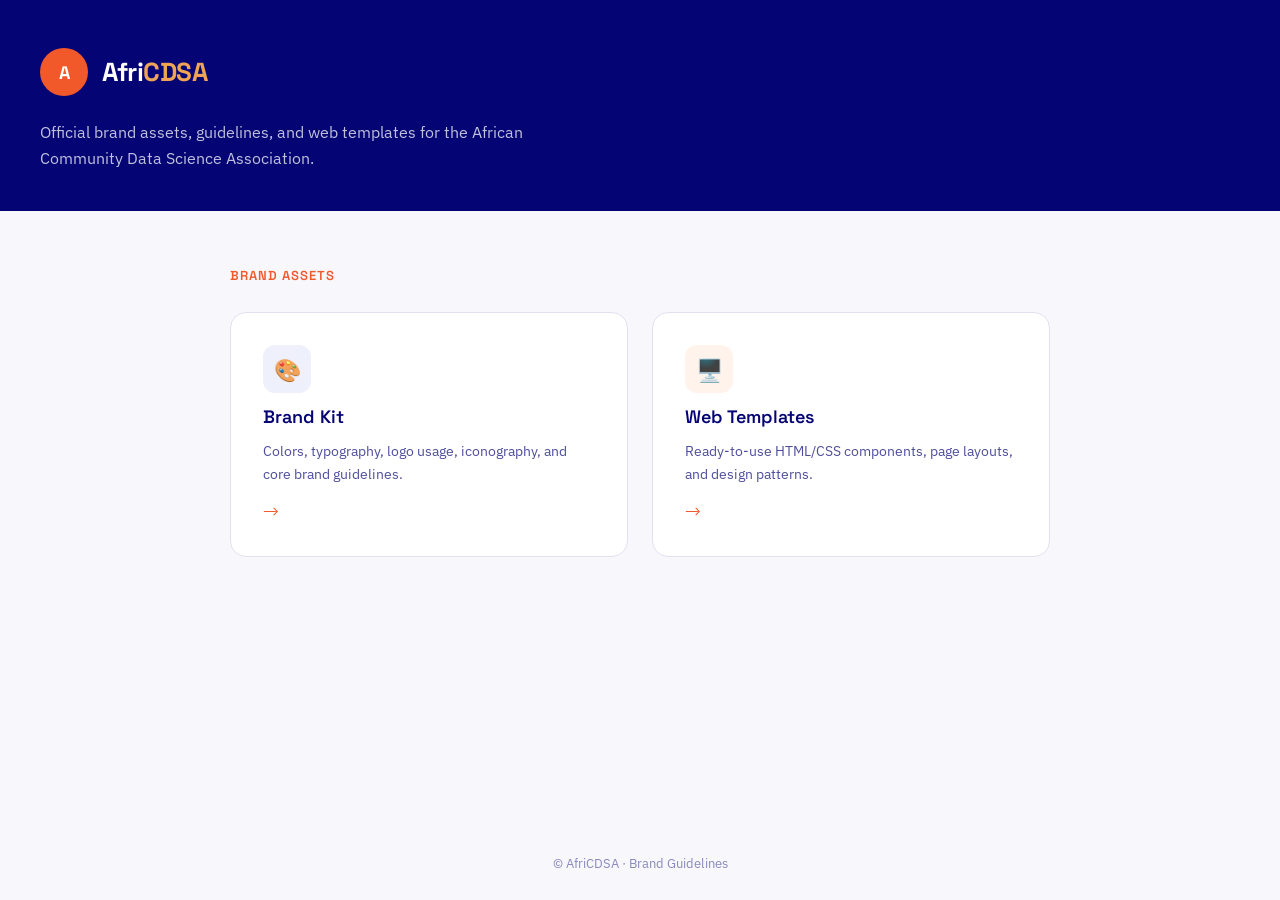
<file: index.html>
<!doctype html>
<html lang="en">
<head>
<meta charset="utf-8" />
<meta name="viewport" content="width=device-width, initial-scale=1" />
<title>AfriCDSA — Brand Assets</title>
<link rel="preconnect" href="https://fonts.googleapis.com">
<link rel="preconnect" href="https://fonts.gstatic.com" crossorigin>
<link href="https://fonts.googleapis.com/css2?family=IBM+Plex+Sans:wght@300;400;500;600;700&family=Space+Grotesk:wght@400;500;600;700&display=swap" rel="stylesheet">
<style>
  :root {
    --navy:     #040474;
    --flamingo: #F1592A;
    --sand:     #EDA455;
    --navy-50:  #EEF0FB;
    --navy-600: #040474;
  }
  *, *::before, *::after { box-sizing: border-box; margin: 0; padding: 0; }
  body {
    font-family: 'IBM Plex Sans', sans-serif;
    background: #F8F8FC;
    color: var(--navy);
    min-height: 100vh;
    display: flex;
    flex-direction: column;
  }
  header {
    background: var(--navy);
    color: #fff;
    padding: 48px 40px 40px;
  }
  .logo-mark {
    display: inline-flex;
    align-items: center;
    gap: 14px;
    margin-bottom: 24px;
  }
  .logo-circle {
    width: 48px; height: 48px;
    border-radius: 50%;
    background: var(--flamingo);
    display: flex; align-items: center; justify-content: center;
    font-family: 'Space Grotesk', sans-serif;
    font-weight: 700;
    font-size: 18px;
    color: #fff;
    letter-spacing: -0.5px;
  }
  .logo-name {
    font-family: 'Space Grotesk', sans-serif;
    font-size: 26px;
    font-weight: 700;
    letter-spacing: -0.5px;
  }
  .logo-name span { color: var(--sand); }
  header p {
    font-size: 16px;
    opacity: 0.75;
    max-width: 540px;
    line-height: 1.6;
  }
  main {
    flex: 1;
    padding: 56px 40px;
    max-width: 900px;
    width: 100%;
    margin: 0 auto;
  }
  h2 {
    font-family: 'Space Grotesk', sans-serif;
    font-size: 13px;
    font-weight: 600;
    letter-spacing: 0.08em;
    text-transform: uppercase;
    color: var(--flamingo);
    margin-bottom: 28px;
  }
  .cards {
    display: grid;
    grid-template-columns: repeat(auto-fit, minmax(260px, 1fr));
    gap: 24px;
  }
  .card {
    background: #fff;
    border: 1px solid #E0E2F0;
    border-radius: 16px;
    padding: 32px;
    text-decoration: none;
    color: var(--navy);
    transition: box-shadow 0.18s, transform 0.18s;
    display: flex;
    flex-direction: column;
    gap: 12px;
  }
  .card:hover {
    box-shadow: 0 8px 32px rgba(4,4,116,0.12);
    transform: translateY(-2px);
  }
  .card-icon {
    width: 48px; height: 48px;
    border-radius: 12px;
    display: flex; align-items: center; justify-content: center;
    font-size: 22px;
  }
  .card-icon.brand { background: var(--navy-50); }
  .card-icon.web   { background: #FFF3EC; }
  .card h3 {
    font-family: 'Space Grotesk', sans-serif;
    font-size: 18px;
    font-weight: 600;
  }
  .card p {
    font-size: 14px;
    line-height: 1.6;
    opacity: 0.7;
  }
  .card .arrow {
    margin-top: auto;
    font-size: 20px;
    color: var(--flamingo);
    font-weight: 300;
  }
  footer {
    text-align: center;
    padding: 28px;
    font-size: 13px;
    opacity: 0.45;
  }
</style>
</head>
<body>

<header>
  <div class="logo-mark">
    <div class="logo-circle">A</div>
    <div class="logo-name">Afri<span>CDSA</span></div>
  </div>
  <p>Official brand assets, guidelines, and web templates for the African Community Data Science Association.</p>
</header>

<main>
  <h2>Brand Assets</h2>
  <div class="cards">
    <a class="card" href="Brand Kit.html">
      <div class="card-icon brand">🎨</div>
      <h3>Brand Kit</h3>
      <p>Colors, typography, logo usage, iconography, and core brand guidelines.</p>
      <div class="arrow">→</div>
    </a>
    <a class="card" href="Web Templates.html">
      <div class="card-icon web">🖥️</div>
      <h3>Web Templates</h3>
      <p>Ready-to-use HTML/CSS components, page layouts, and design patterns.</p>
      <div class="arrow">→</div>
    </a>
  </div>
</main>

<footer>© AfriCDSA · Brand Guidelines</footer>

</body>
</html>
</file>
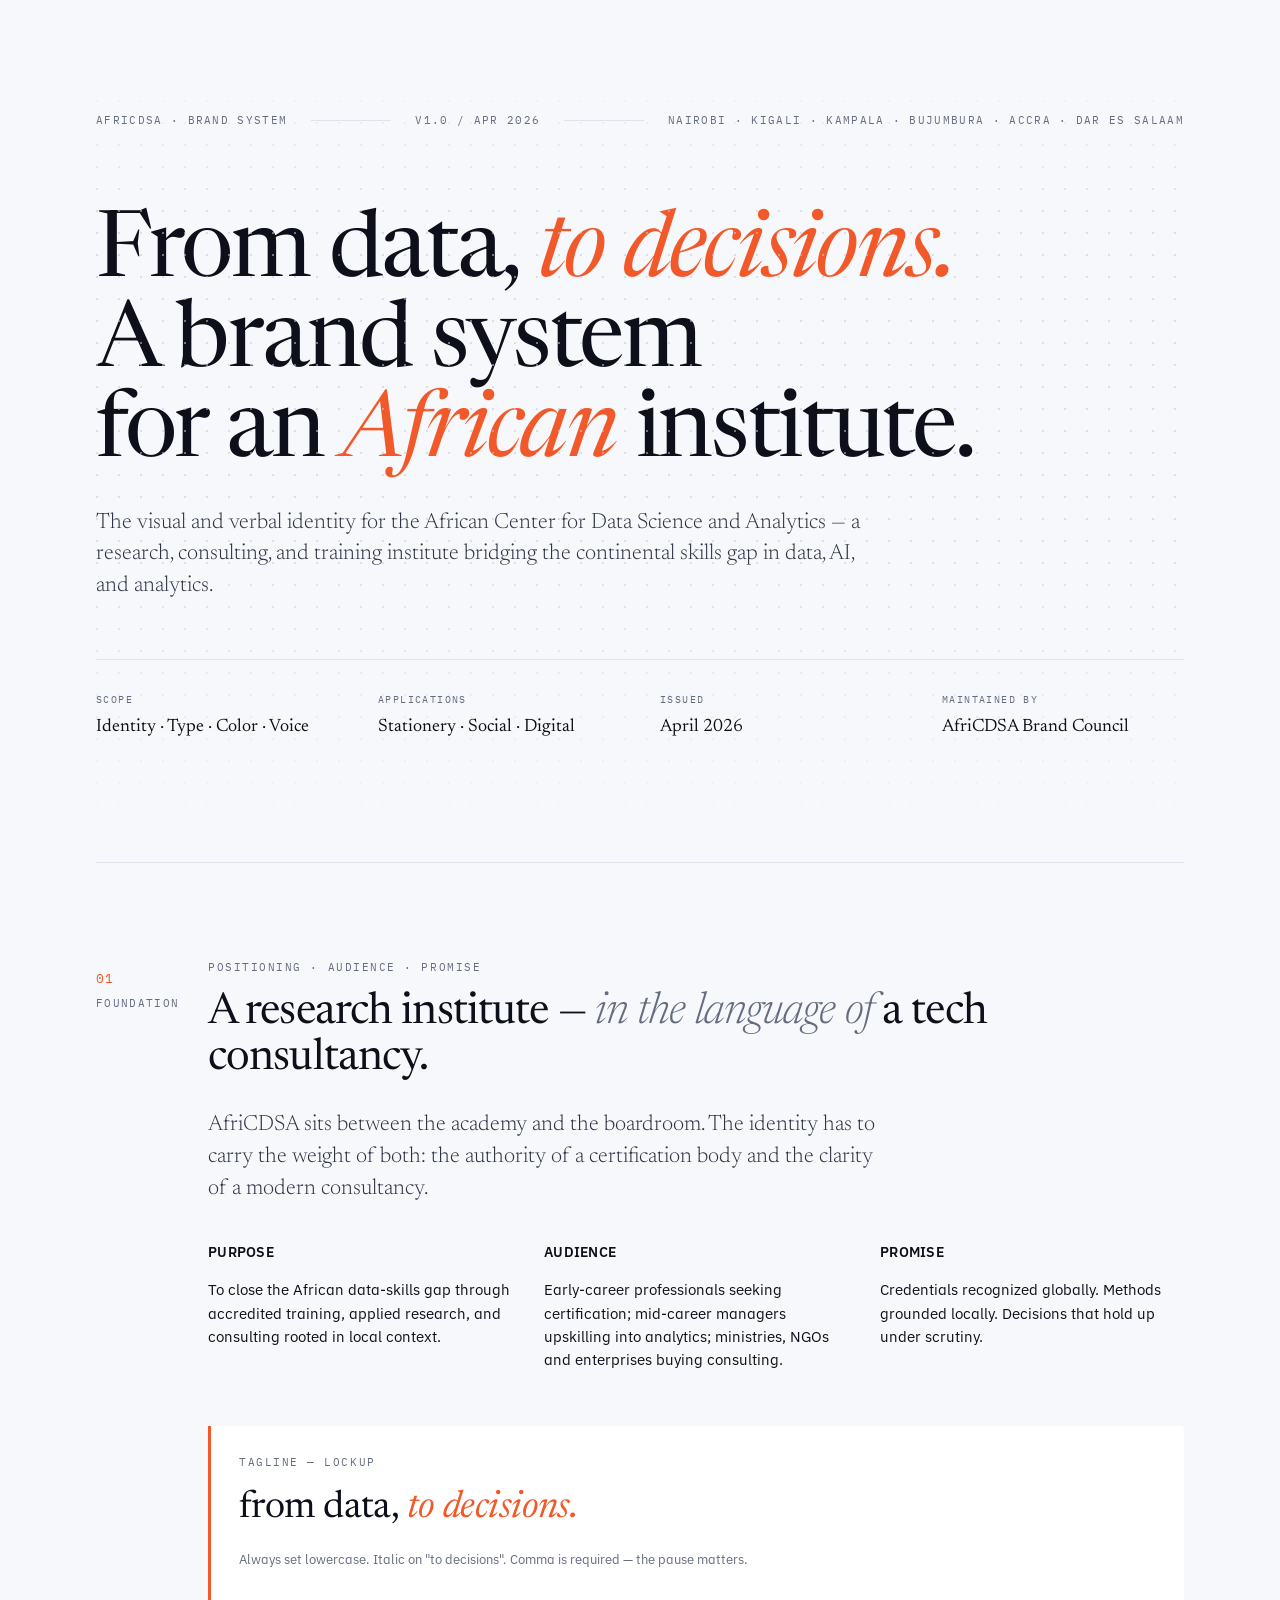
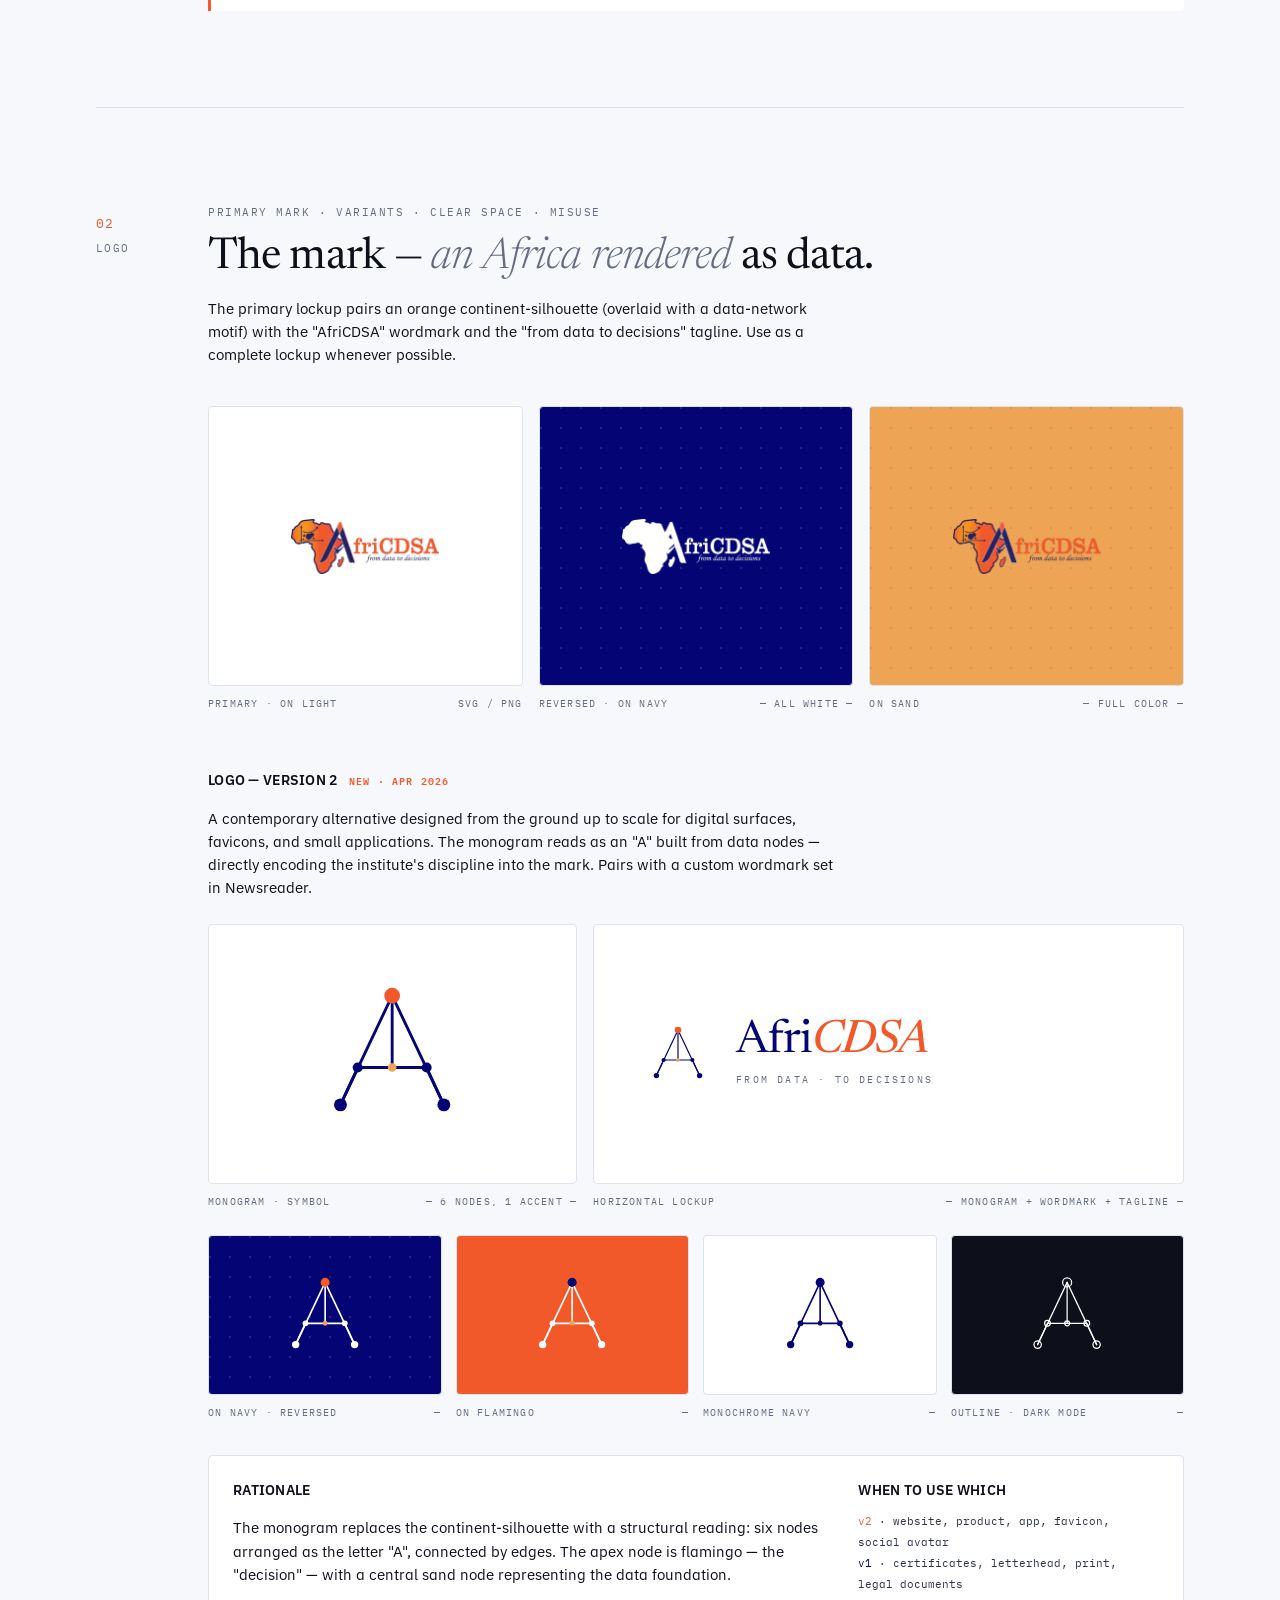
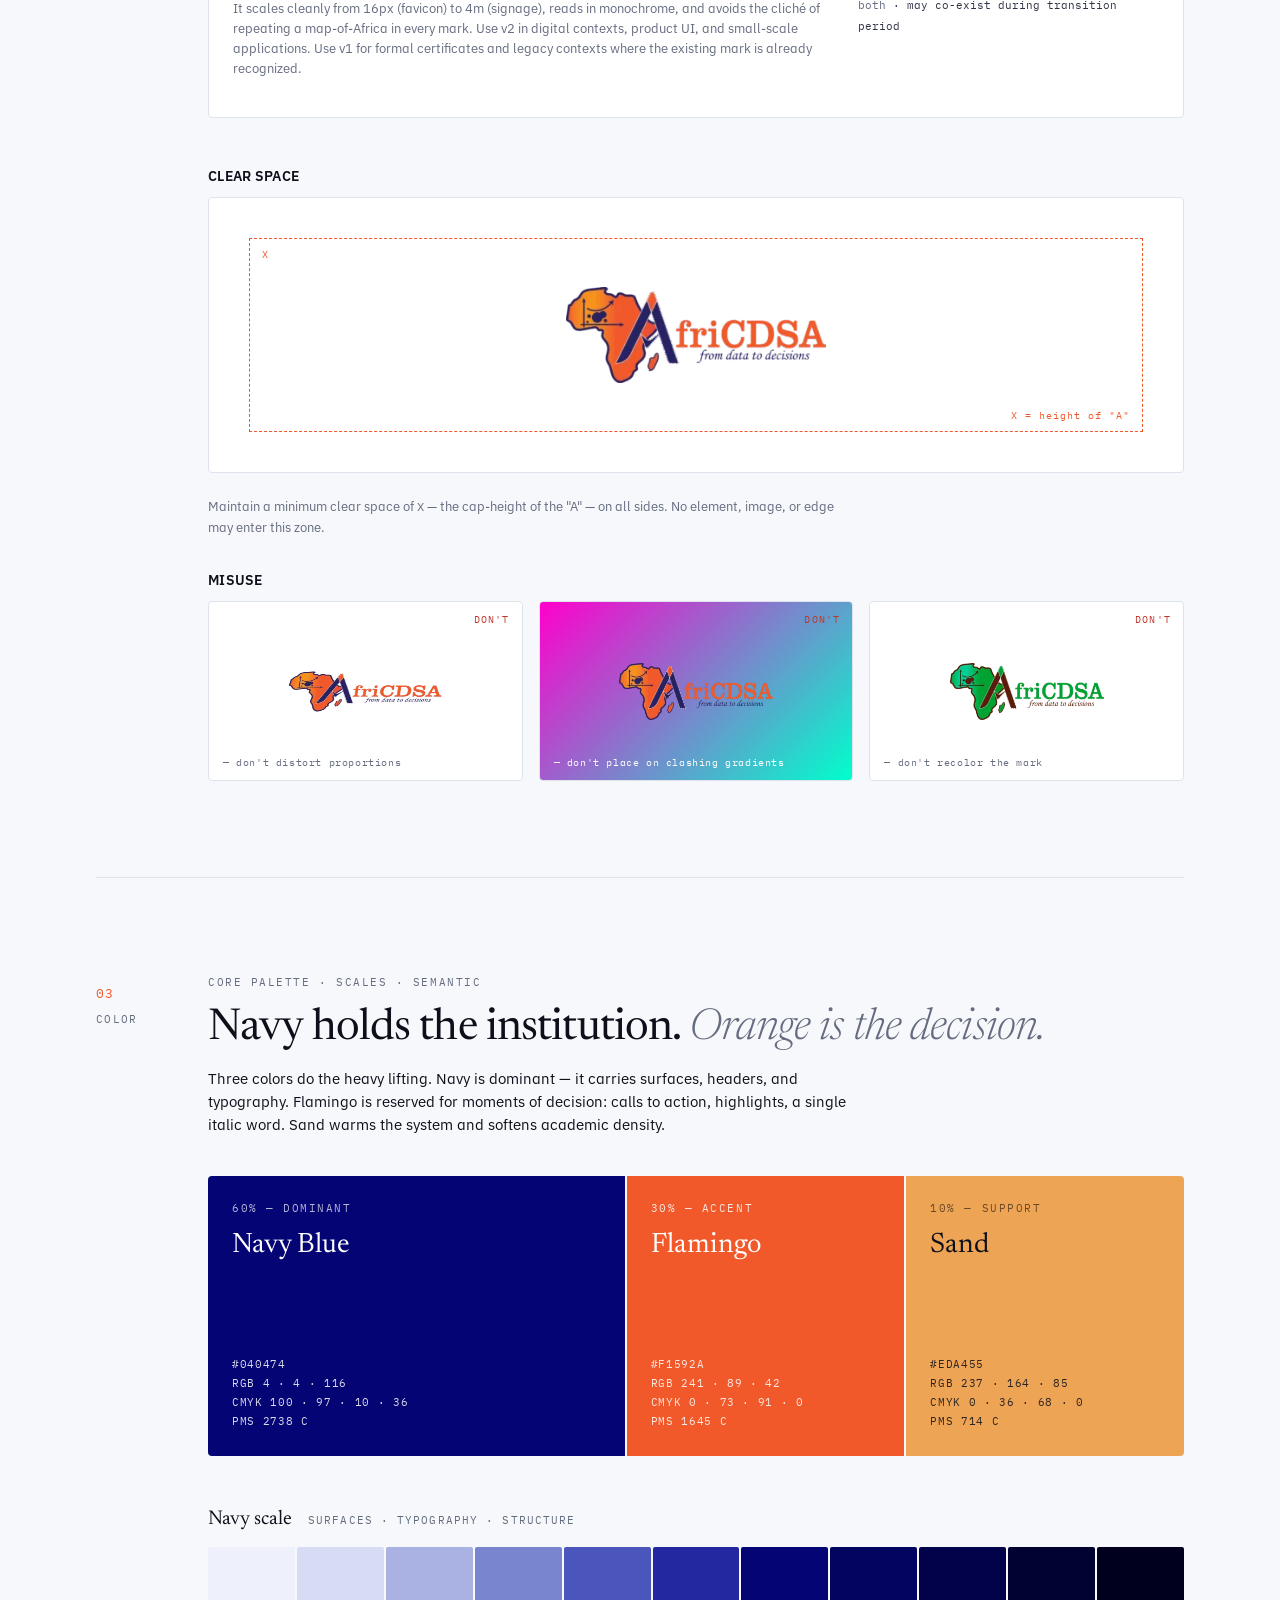
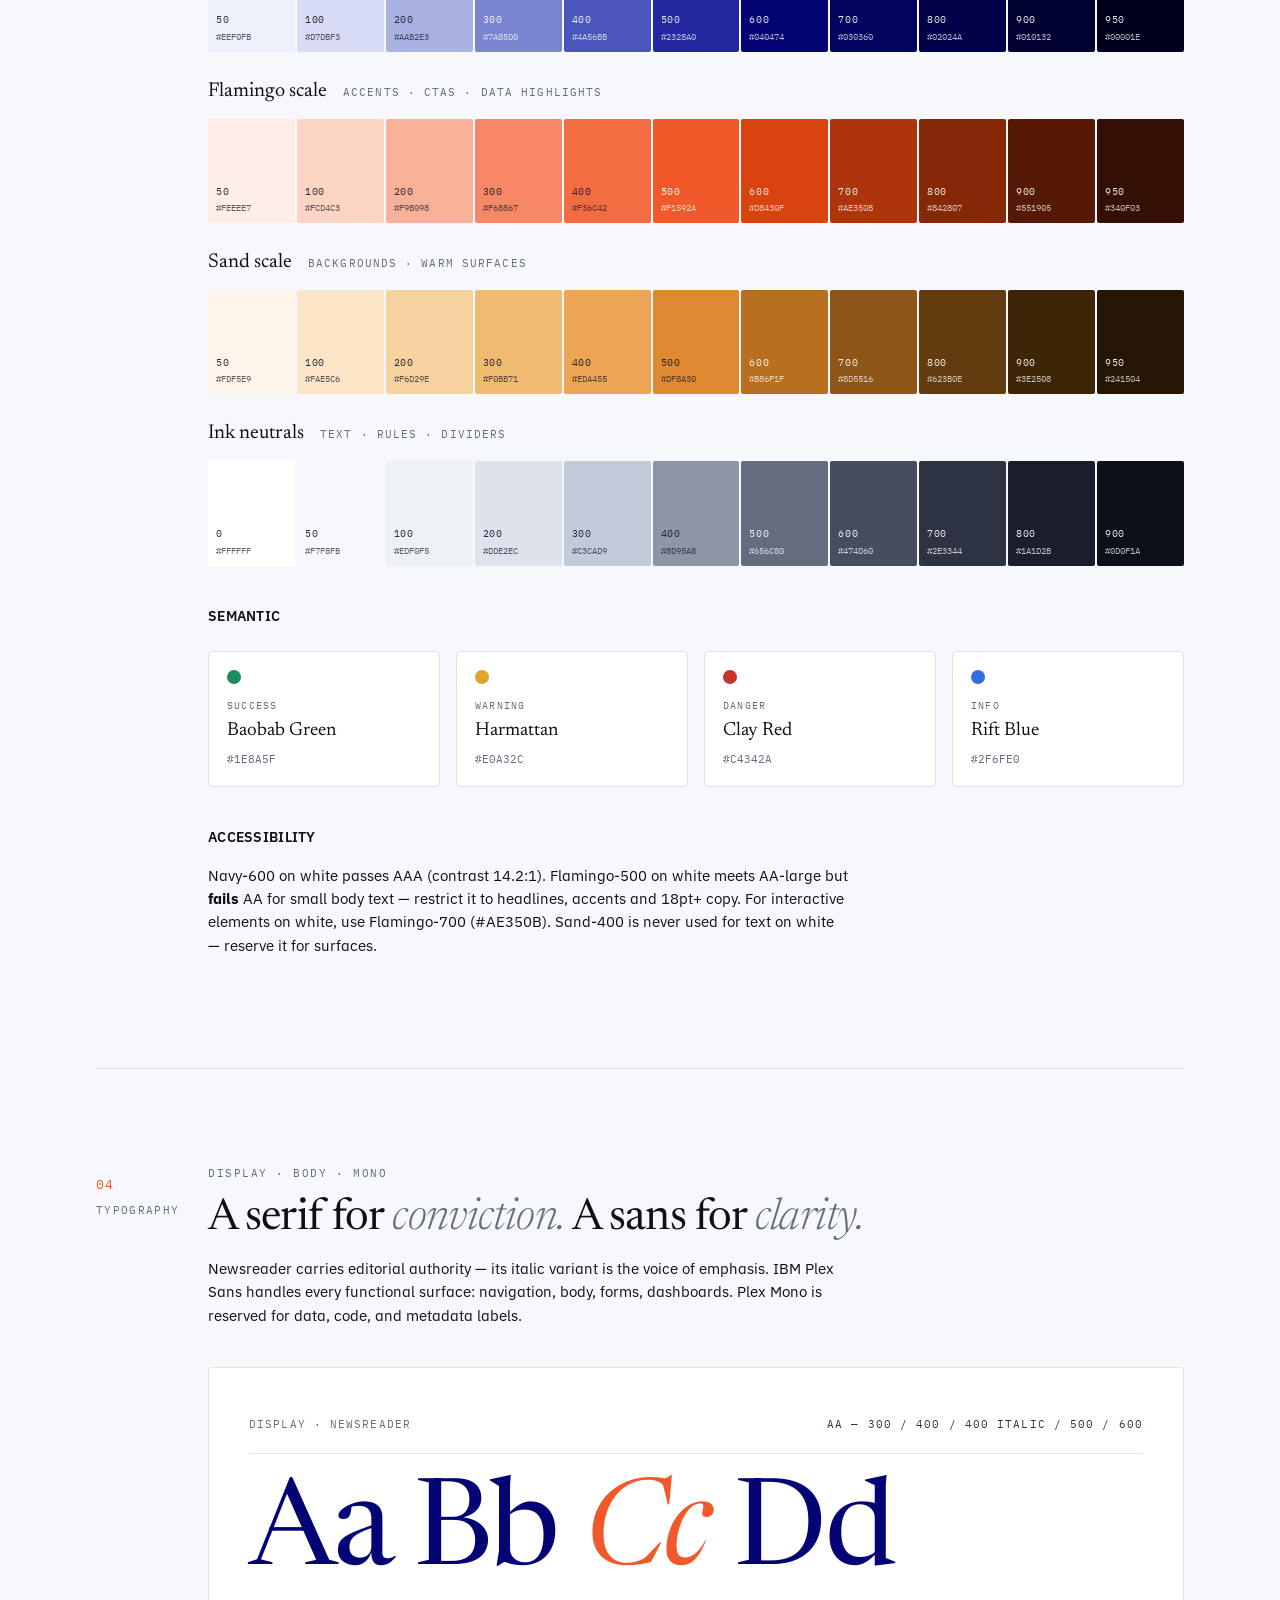
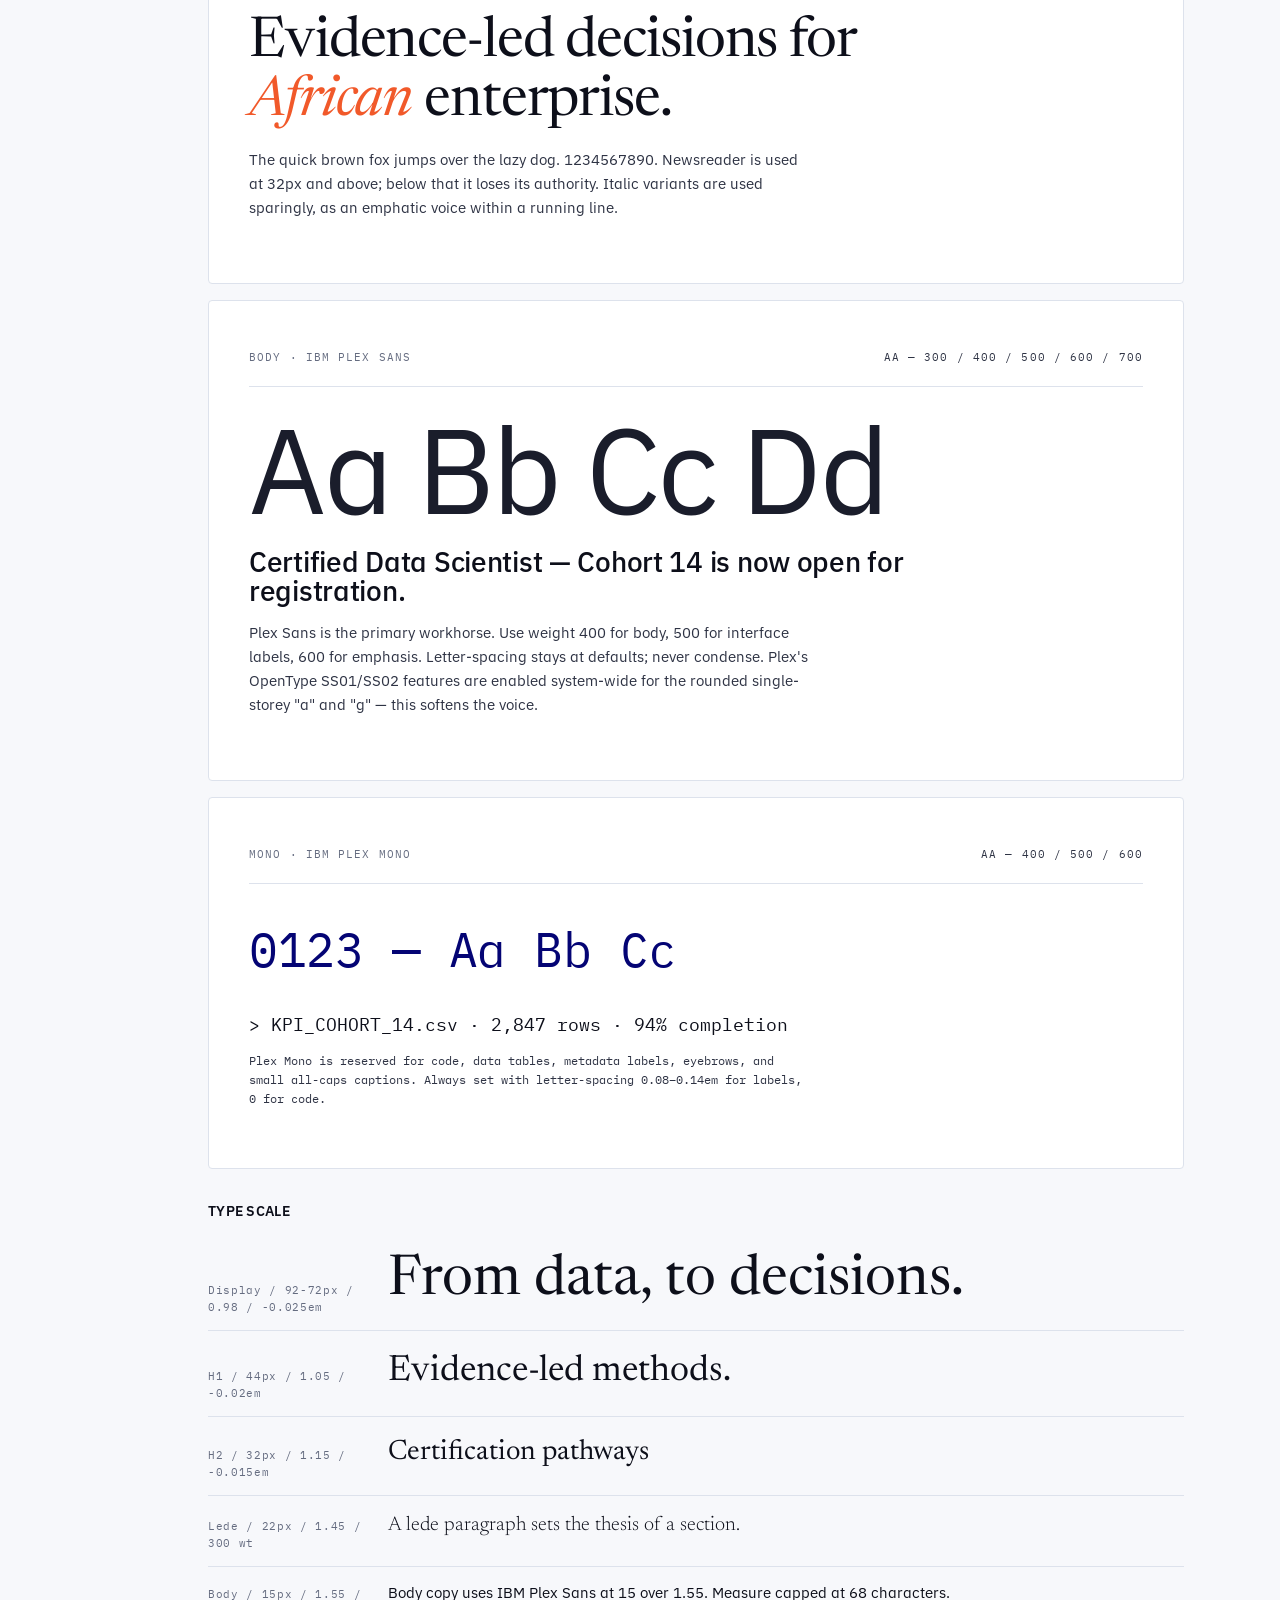
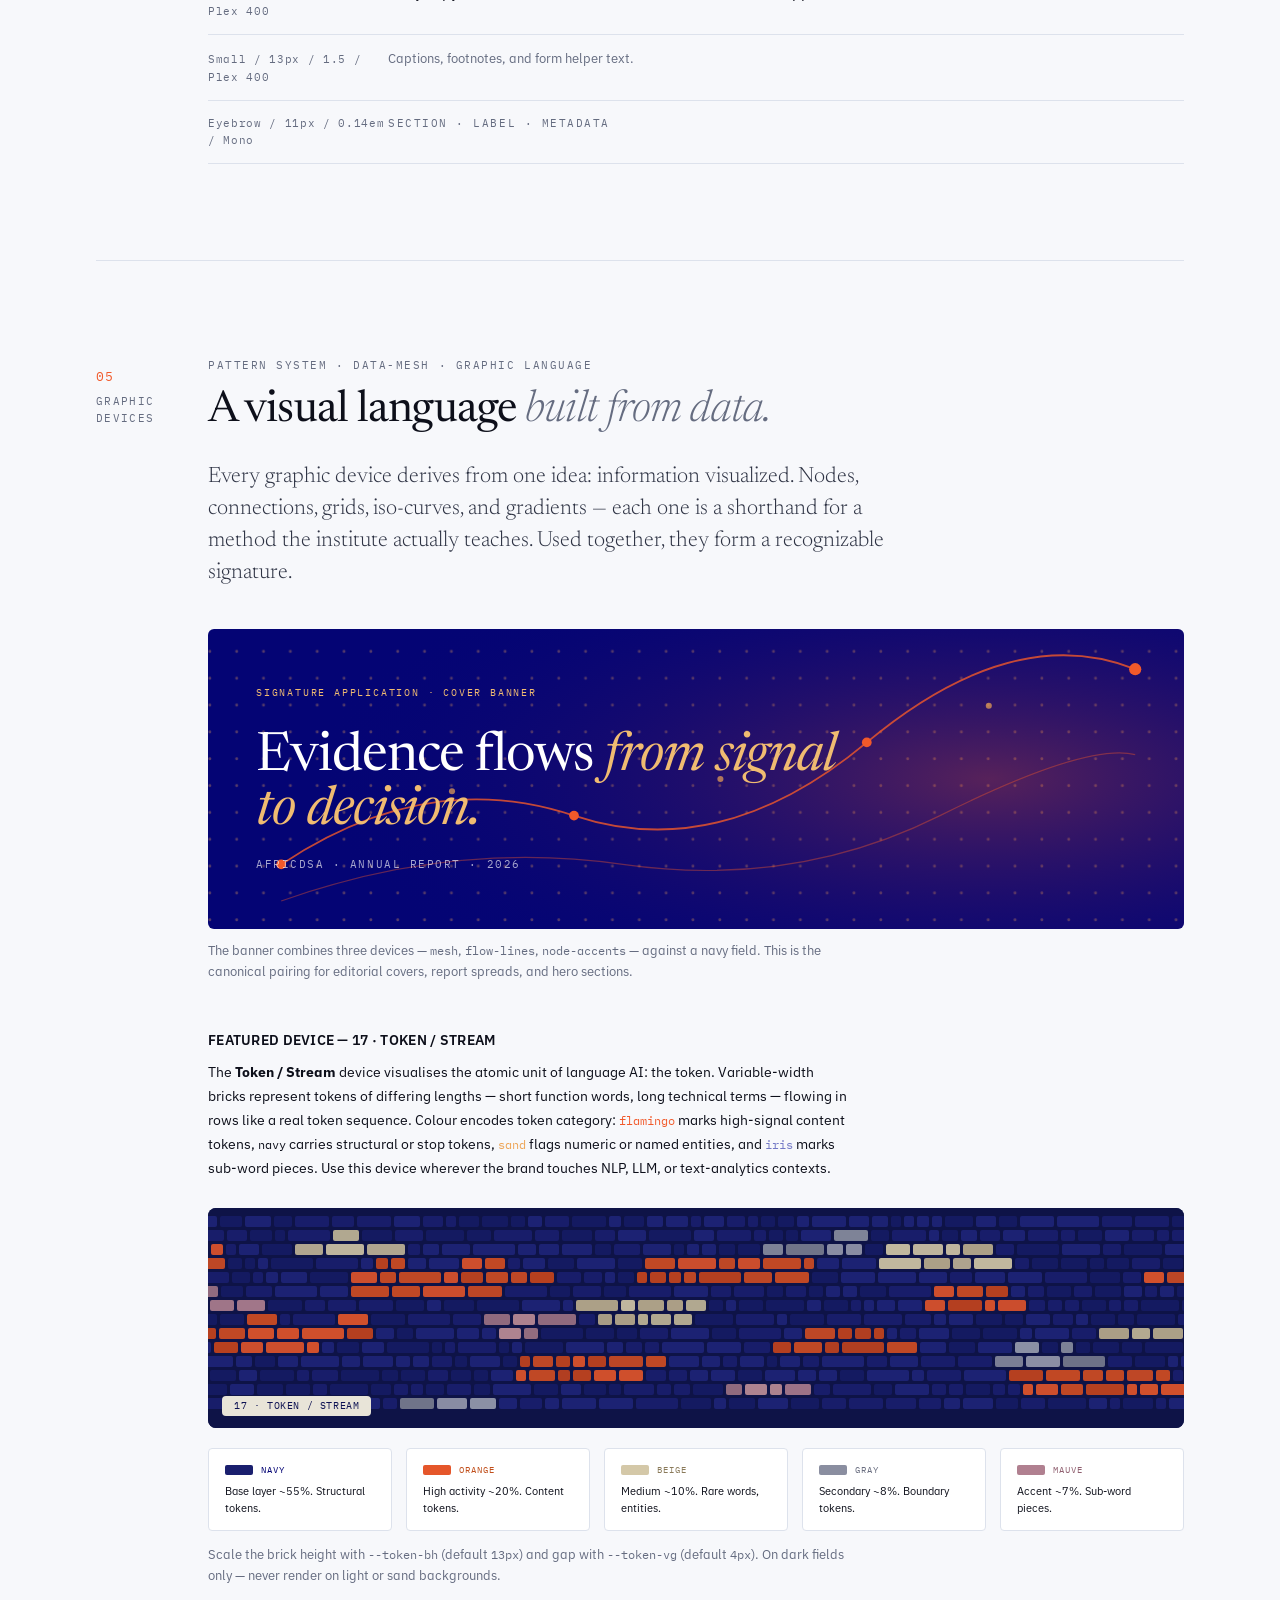
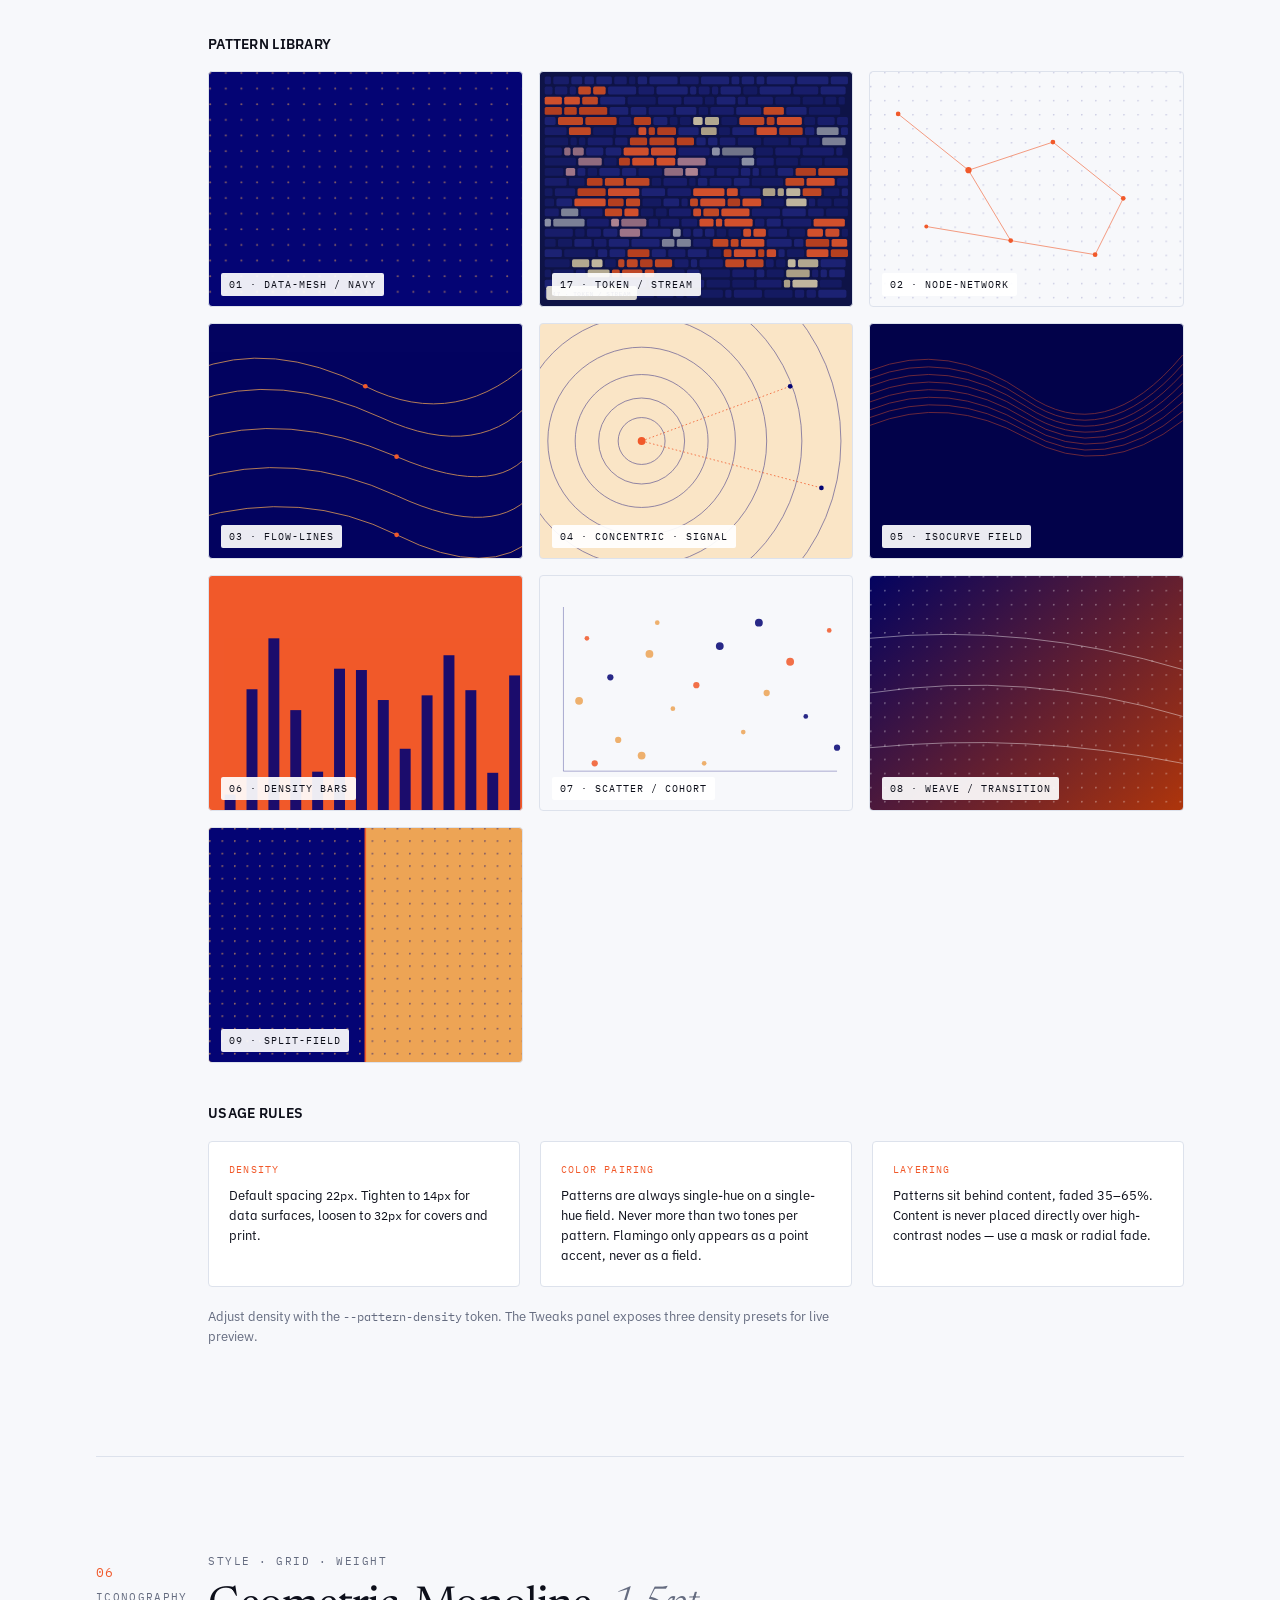
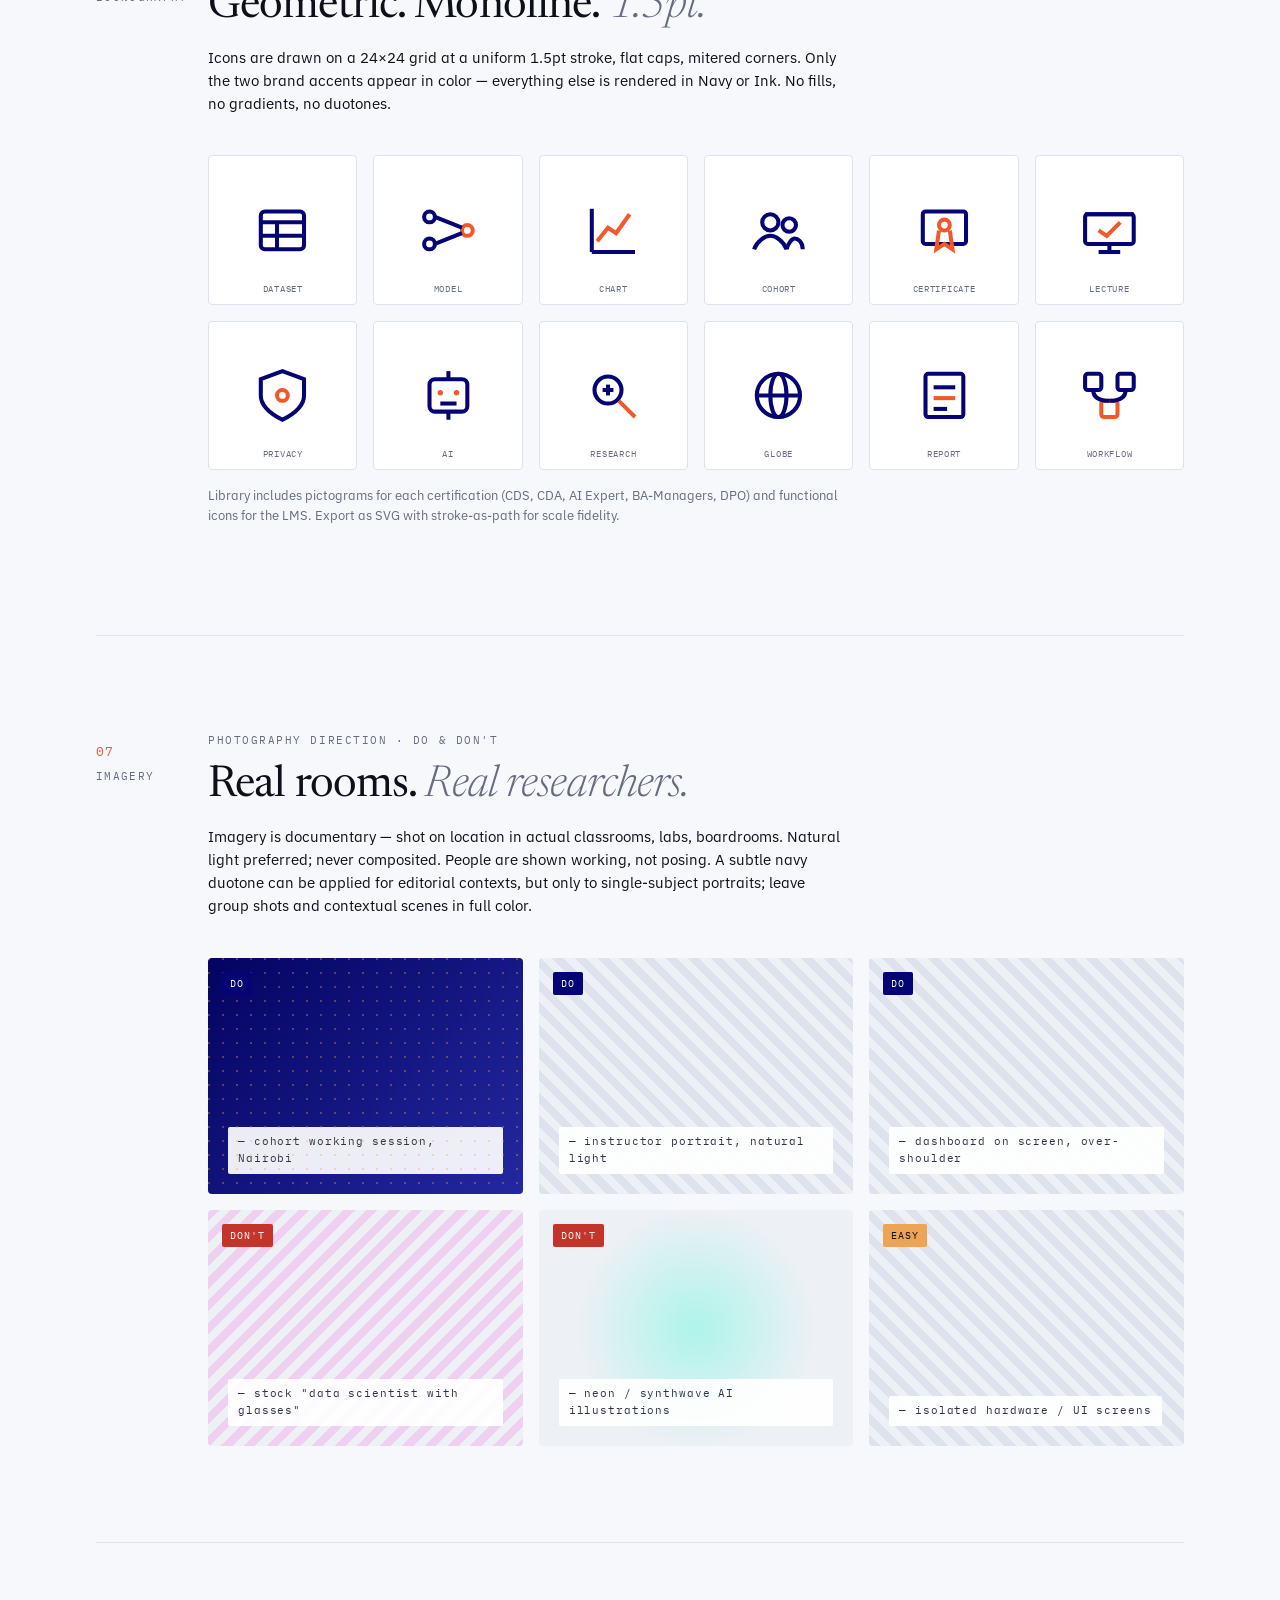
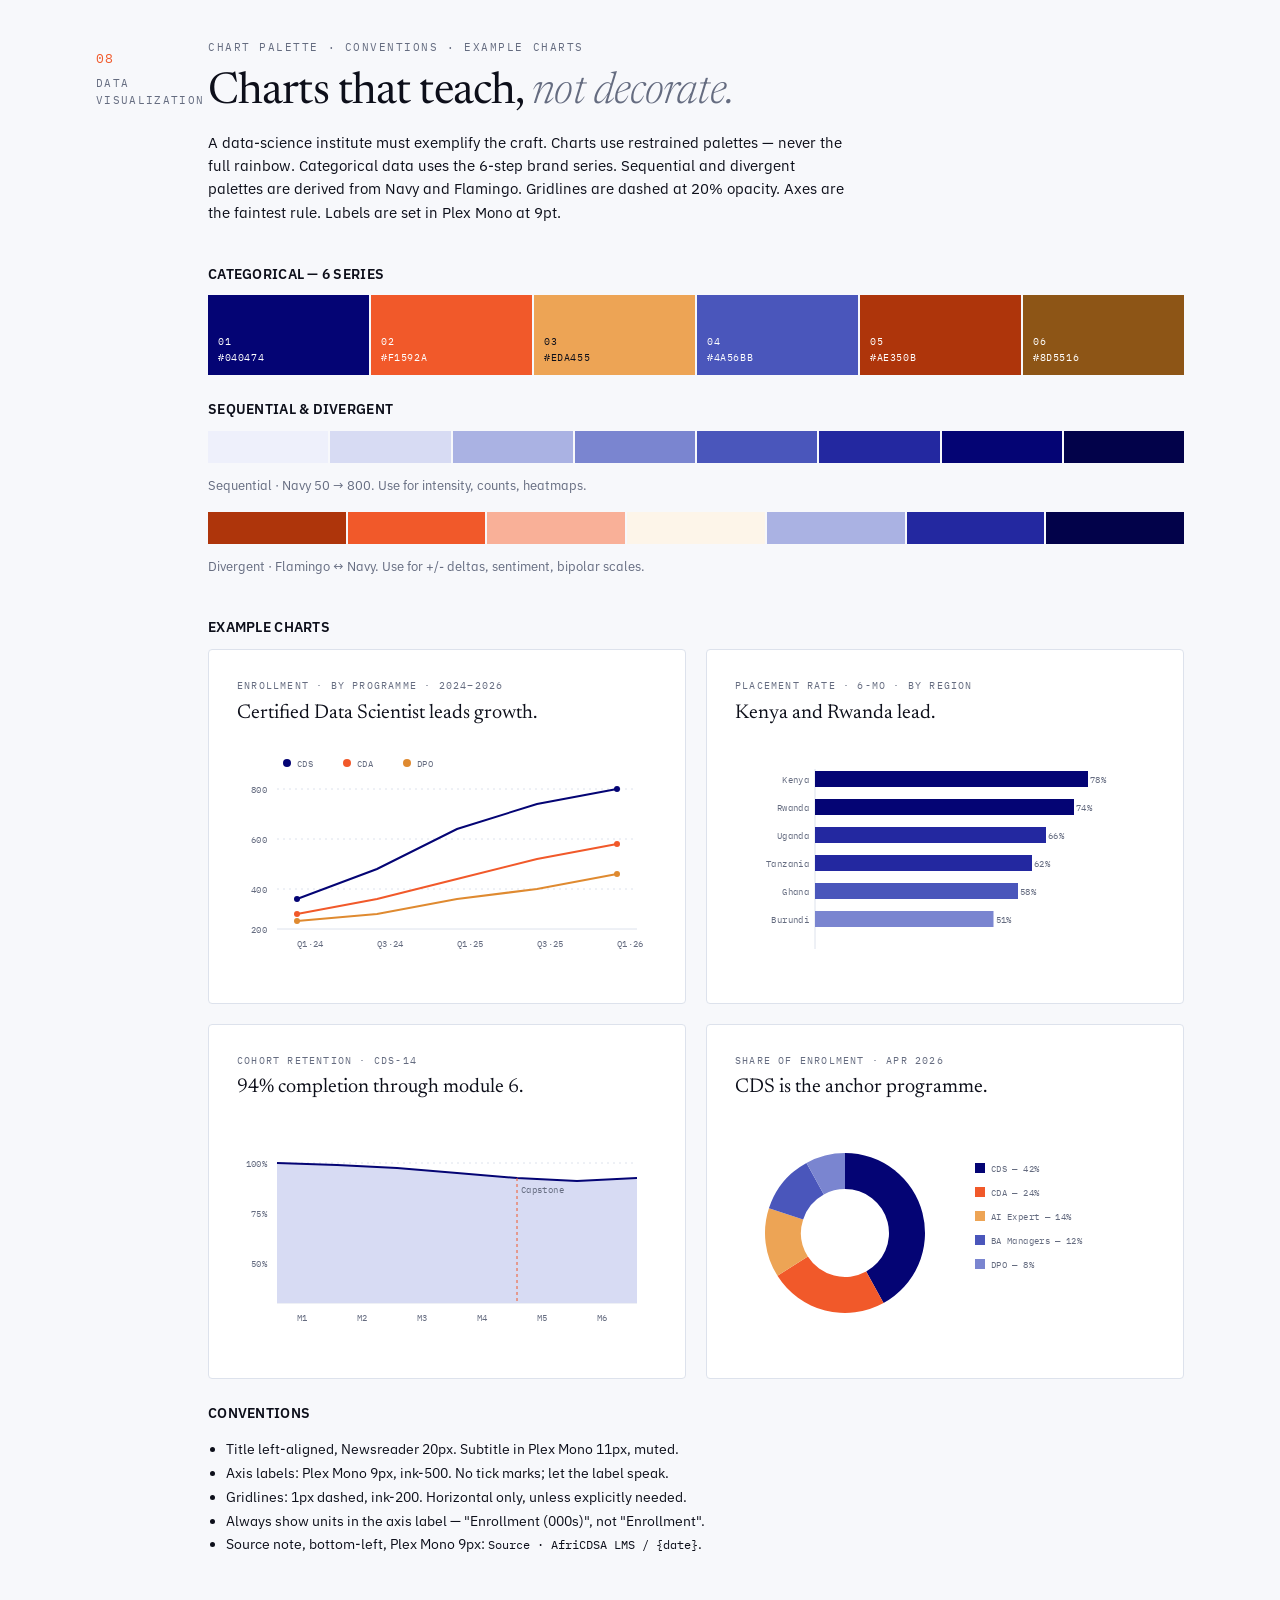
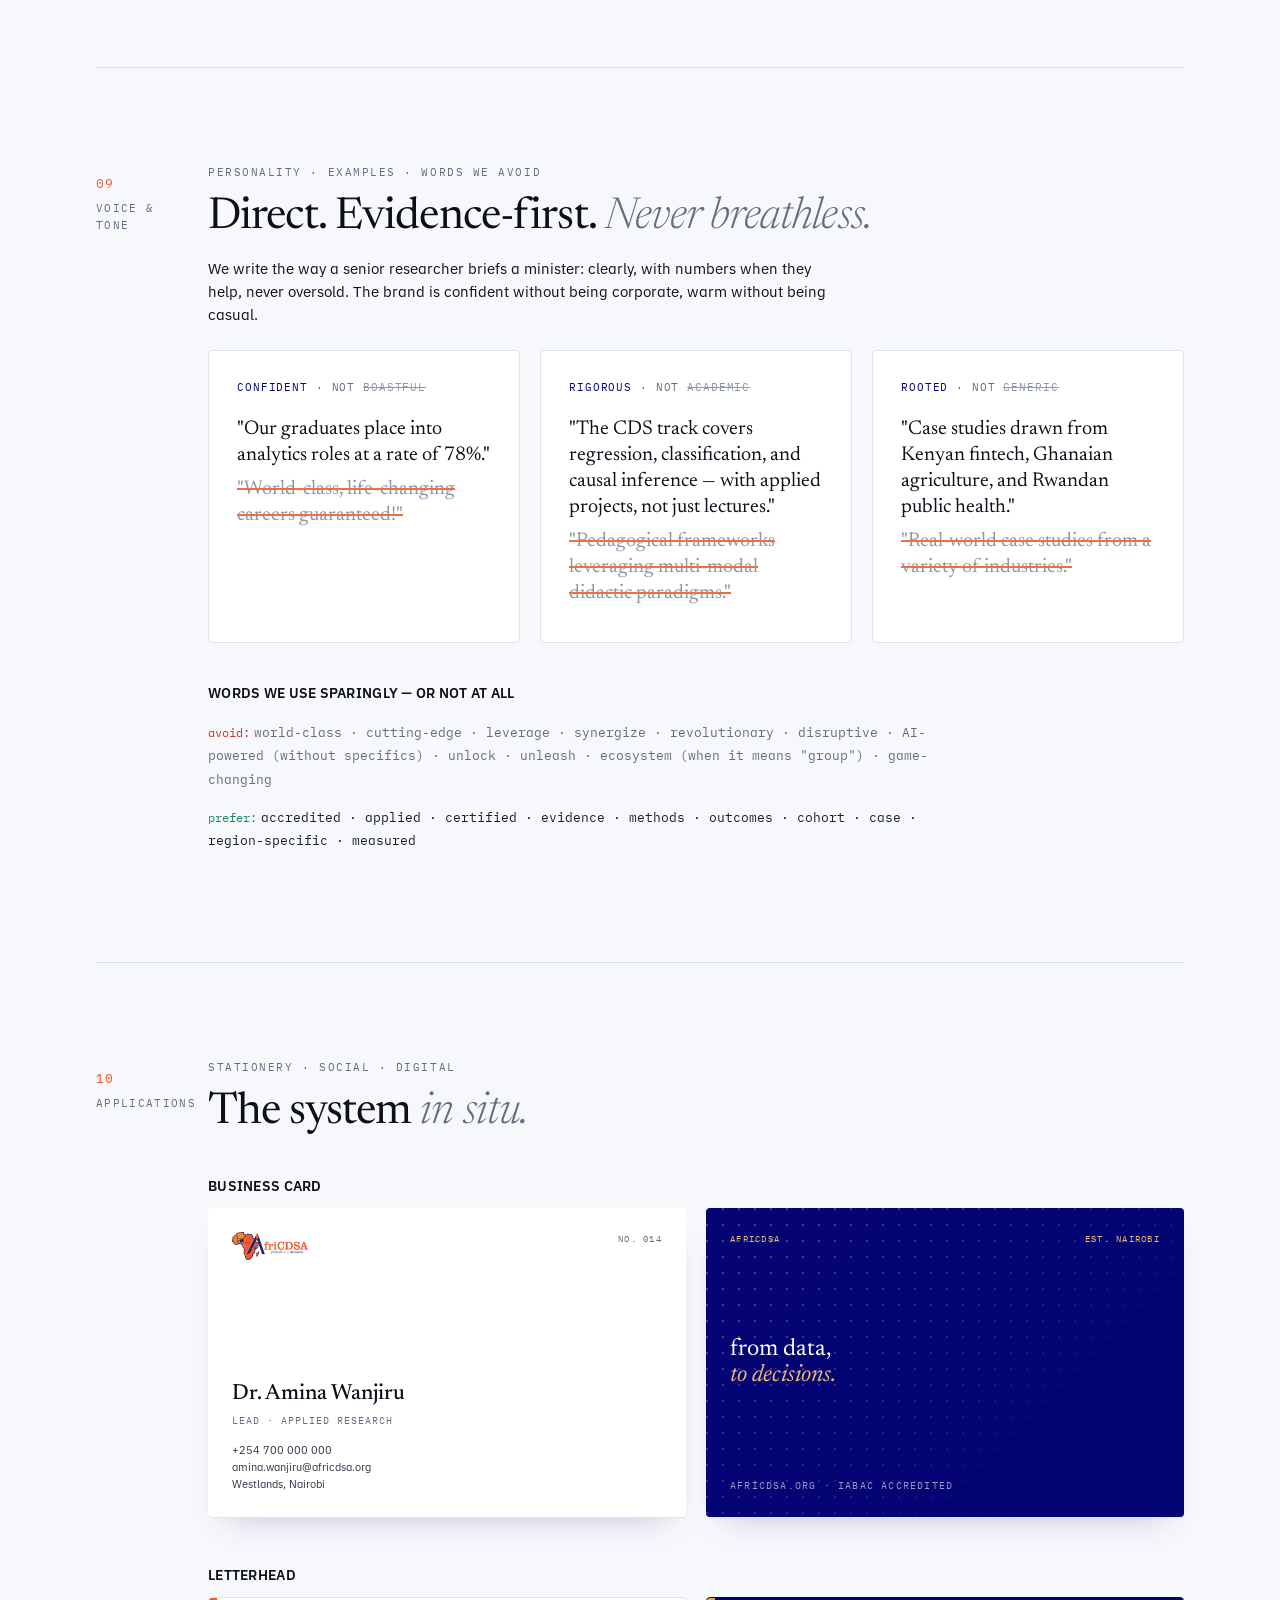
<file: Brand Kit.html>
<!doctype html>
<html lang="en">
<head>
<meta charset="utf-8" />
<meta name="viewport" content="width=1280" />
<title>AfriCDSA — Brand Guidelines</title>
<link rel="preconnect" href="https://fonts.googleapis.com">
<link rel="preconnect" href="https://fonts.gstatic.com" crossorigin>
<link href="https://fonts.googleapis.com/css2?family=Newsreader:ital,opsz,wght@0,6..72,300;0,6..72,400;0,6..72,500;0,6..72,600;0,6..72,700;1,6..72,400&family=IBM+Plex+Sans:wght@300;400;500;600;700&family=IBM+Plex+Mono:wght@400;500;600&family=Instrument+Serif:ital@0;1&family=Space+Grotesk:wght@400;500;600;700&display=swap" rel="stylesheet">

<script>
const TWEAK_DEFAULTS = /*EDITMODE-BEGIN*/{
  "colorWeight": "navy-led",
  "typePair": "newsreader-plex",
  "patternDensity": "medium",
  "darkMode": false
}/*EDITMODE-END*/;
</script>

<style>
  :root {
    /* Brand core */
    --navy:     #040474;
    --flamingo: #F1592A;
    --sand:     #EDA455;

    /* Navy scale — from tint to base to shade */
    --navy-50:  #EEF0FB;
    --navy-100: #D7DBF3;
    --navy-200: #AAB2E3;
    --navy-300: #7A85D0;
    --navy-400: #4A56BB;
    --navy-500: #2328A0;
    --navy-600: #040474;
    --navy-700: #030360;
    --navy-800: #02024A;
    --navy-900: #010132;
    --navy-950: #00001E;

    /* Flamingo scale */
    --flamingo-50:  #FEEEE7;
    --flamingo-100: #FCD4C3;
    --flamingo-200: #F9B098;
    --flamingo-300: #F68867;
    --flamingo-400: #F36C42;
    --flamingo-500: #F1592A;
    --flamingo-600: #D8430F;
    --flamingo-700: #AE350B;
    --flamingo-800: #842807;
    --flamingo-900: #551905;

    /* Sand scale */
    --sand-50:  #FDF5E9;
    --sand-100: #FAE5C6;
    --sand-200: #F6D29E;
    --sand-300: #F0BB71;
    --sand-400: #EDA455;
    --sand-500: #DF8A30;
    --sand-600: #B86F1F;
    --sand-700: #8D5516;
    --sand-800: #623B0E;
    --sand-900: #3E2508;

    /* Cool neutrals (not pure gray — slight navy tint) */
    --ink-0:   #FFFFFF;
    --ink-50:  #F7F8FB;
    --ink-100: #EDF0F5;
    --ink-200: #DDE2EC;
    --ink-300: #C3CAD9;
    --ink-400: #8D95A8;
    --ink-500: #656C80;
    --ink-600: #474D60;
    --ink-700: #2E3344;
    --ink-800: #1A1D2B;
    --ink-900: #0D0F1A;

    /* Semantic */
    --success: #1E8A5F;
    --warning: #E0A32C;
    --danger:  #C4342A;
    --info:    #2F6FE0;

    /* Surfaces */
    --bg:      var(--ink-50);
    --panel:   #FFFFFF;
    --text:    var(--ink-900);
    --muted:   var(--ink-500);
    --rule:    var(--ink-200);

    /* Type */
    --font-display: 'Newsreader', 'Iowan Old Style', Georgia, serif;
    --font-body:    'IBM Plex Sans', -apple-system, BlinkMacSystemFont, 'Segoe UI', sans-serif;
    --font-mono:    'IBM Plex Mono', 'SF Mono', Menlo, monospace;

    --pattern-density: 22px;
  }

  /* Dark mode */
  html[data-theme="dark"] {
    --bg:    #08091A;
    --panel: #10122A;
    --text:  #E8EBF4;
    --muted: #8D95A8;
    --rule:  #23264A;
    --ink-50: #10122A;
    --ink-100: #15183A;
    --ink-200: #23264A;
    --ink-900: #E8EBF4;
    --ink-800: #C3CAD9;
  }

  /* Type pair variants */
  html[data-pair="plex-only"]         { --font-display: 'IBM Plex Sans', sans-serif; }
  html[data-pair="instrument-grotesk"] {
    --font-display: 'Instrument Serif', Georgia, serif;
    --font-body:    'Space Grotesk', sans-serif;
  }

  * { box-sizing: border-box; }
  html, body { margin: 0; padding: 0; }
  body {
    background: var(--bg);
    color: var(--text);
    font-family: var(--font-body);
    font-size: 15px;
    line-height: 1.55;
    -webkit-font-smoothing: antialiased;
    font-feature-settings: "ss01", "ss02";
  }

  /* Layout grid */
  .page { max-width: 1200px; margin: 0 auto; padding: 0 56px; }
  .section {
    display: grid;
    grid-template-columns: 72px 1fr;
    gap: 40px;
    padding: 96px 0;
    border-bottom: 1px solid var(--rule);
  }
  .section:last-child { border-bottom: none; }
  .section-num {
    font-family: var(--font-mono);
    font-size: 11px;
    letter-spacing: 0.12em;
    color: var(--muted);
    text-transform: uppercase;
    padding-top: 10px;
    position: sticky;
    top: 24px;
    align-self: start;
    height: fit-content;
  }
  .section-num .num {
    display: block;
    font-size: 13px;
    color: var(--flamingo);
    margin-bottom: 6px;
  }

  .eyebrow {
    font-family: var(--font-mono);
    font-size: 11px;
    letter-spacing: 0.14em;
    text-transform: uppercase;
    color: var(--muted);
    margin: 0 0 14px 0;
  }

  h1.display {
    font-family: var(--font-display);
    font-weight: 400;
    font-size: 92px;
    line-height: 0.98;
    letter-spacing: -0.025em;
    margin: 0 0 28px;
    color: var(--text);
  }
  h1.display em { font-style: italic; color: var(--flamingo); font-weight: 400; }
  h2.section-title {
    font-family: var(--font-display);
    font-weight: 400;
    font-size: 44px;
    line-height: 1.05;
    letter-spacing: -0.02em;
    margin: 0 0 8px;
  }
  h2.section-title em { font-style: italic; color: var(--muted); font-weight: 300; }
  h3 {
    font-family: var(--font-body);
    font-weight: 600;
    font-size: 14px;
    letter-spacing: 0.02em;
    margin: 0 0 10px;
    text-transform: uppercase;
  }
  p.lede {
    font-family: var(--font-display);
    font-size: 22px;
    line-height: 1.45;
    font-weight: 300;
    color: var(--ink-700);
    max-width: 680px;
    margin: 0 0 36px;
  }
  html[data-theme="dark"] p.lede { color: var(--ink-800); }
  p { max-width: 640px; }
  p.small { font-size: 13px; color: var(--muted); }
  code, .mono { font-family: var(--font-mono); font-size: 12px; }

  /* Header / cover */
  .cover {
    padding: 56px 0 0;
    position: relative;
    overflow: hidden;
  }
  .cover-inner {
    position: relative;
    padding: 56px 0 120px;
    border-bottom: 1px solid var(--rule);
  }
  .cover-topbar {
    display: flex;
    justify-content: space-between;
    align-items: center;
    font-family: var(--font-mono);
    font-size: 11px;
    letter-spacing: 0.12em;
    text-transform: uppercase;
    color: var(--muted);
    margin-bottom: 80px;
  }
  .cover-topbar .divider { flex: 1; height: 1px; background: var(--rule); margin: 0 24px; }
  .cover h1 { max-width: 980px; }
  .cover-meta {
    display: grid;
    grid-template-columns: repeat(4, 1fr);
    gap: 40px;
    margin-top: 56px;
    padding-top: 32px;
    border-top: 1px solid var(--rule);
  }
  .cover-meta > div .label {
    font-family: var(--font-mono); font-size: 10px; letter-spacing: 0.14em;
    text-transform: uppercase; color: var(--muted); display: block; margin-bottom: 6px;
  }
  .cover-meta > div .value { font-family: var(--font-display); font-size: 18px; font-weight: 400; }

  /* Graphic device: data-mesh */
  .mesh {
    position: absolute;
    inset: 0;
    pointer-events: none;
    opacity: 0.55;
    background-image:
      radial-gradient(circle at 1px 1px, var(--ink-300) 1px, transparent 1.2px);
    background-size: var(--pattern-density) var(--pattern-density);
    mask-image: linear-gradient(to bottom, transparent, black 20%, black 60%, transparent);
  }

  /* Color system */
  .swatch-row { display: grid; grid-template-columns: repeat(11, 1fr); gap: 2px; margin-bottom: 8px; }
  .swatch {
    aspect-ratio: 1 / 1.2;
    border-radius: 2px;
    position: relative;
    display: flex;
    flex-direction: column;
    justify-content: flex-end;
    padding: 8px;
  }
  .swatch .step {
    font-family: var(--font-mono);
    font-size: 10px;
    letter-spacing: 0.06em;
    opacity: 0.9;
  }
  .swatch .hex {
    font-family: var(--font-mono);
    font-size: 9px;
    opacity: 0.7;
    margin-top: 2px;
  }
  .swatch.light { color: var(--ink-800); }
  .swatch.dark { color: #fff; }
  .scale-label {
    font-family: var(--font-display);
    font-size: 20px;
    font-weight: 400;
    margin: 24px 0 12px;
    display: flex;
    align-items: baseline;
    gap: 16px;
  }
  .scale-label .role { font-family: var(--font-mono); font-size: 11px; color: var(--muted); letter-spacing: 0.1em; text-transform: uppercase; }

  /* Hero color blocks */
  .hero-colors {
    display: grid;
    grid-template-columns: 1.5fr 1fr 1fr;
    gap: 2px;
    border-radius: 4px;
    overflow: hidden;
    height: 280px;
    margin-bottom: 48px;
  }
  .hero-color {
    padding: 24px;
    display: flex;
    flex-direction: column;
    justify-content: space-between;
    color: white;
  }
  .hero-color .name { font-family: var(--font-display); font-size: 28px; line-height: 1; }
  .hero-color .meta { font-family: var(--font-mono); font-size: 11px; letter-spacing: 0.06em; opacity: 0.85; }
  .hero-color .meta div { margin-bottom: 2px; }
  .hero-color.sand { color: var(--ink-900); }

  /* Semantic row */
  .semantic { display: grid; grid-template-columns: repeat(4, 1fr); gap: 16px; margin-top: 24px; }
  .sem-card { border: 1px solid var(--rule); border-radius: 4px; padding: 18px; background: var(--panel); }
  .sem-card .dot { width: 14px; height: 14px; border-radius: 999px; margin-bottom: 14px; }
  .sem-card .role { font-family: var(--font-mono); font-size: 10px; letter-spacing: 0.12em; text-transform: uppercase; color: var(--muted); }
  .sem-card .name { font-family: var(--font-display); font-size: 19px; margin: 2px 0 6px; }
  .sem-card .hex { font-family: var(--font-mono); font-size: 11px; color: var(--muted); }

  /* Typography specimen */
  .type-specimen {
    padding: 48px 40px;
    background: var(--panel);
    border: 1px solid var(--rule);
    border-radius: 4px;
    margin-bottom: 16px;
  }
  .specimen-label {
    display: flex; justify-content: space-between; align-items: baseline;
    font-family: var(--font-mono); font-size: 11px; letter-spacing: 0.1em;
    text-transform: uppercase; color: var(--muted);
    padding-bottom: 20px; border-bottom: 1px solid var(--rule); margin-bottom: 28px;
  }
  .specimen-label .right { color: var(--ink-700); }
  html[data-theme="dark"] .specimen-label .right { color: var(--ink-800); }
  .glyphs {
    font-family: var(--font-display);
    font-size: 120px;
    line-height: 0.9;
    letter-spacing: -0.02em;
    color: var(--navy-600);
  }
  html[data-theme="dark"] .glyphs { color: var(--navy-200); }
  .glyphs em { font-style: italic; color: var(--flamingo); }
  .type-sample { margin-top: 24px; }
  .type-sample .big {
    font-family: var(--font-display);
    font-size: 56px;
    line-height: 1.05;
    font-weight: 400;
    letter-spacing: -0.02em;
    margin: 0 0 16px;
    max-width: 720px;
  }
  .type-sample .big em { font-style: italic; color: var(--flamingo); }
  .type-sample p { font-size: 15px; line-height: 1.6; max-width: 560px; color: var(--ink-700); }
  html[data-theme="dark"] .type-sample p { color: var(--ink-800); }

  .type-scale-table { width: 100%; border-collapse: collapse; margin-top: 16px; }
  .type-scale-table td { padding: 14px 0; border-bottom: 1px solid var(--rule); vertical-align: baseline; }
  .type-scale-table td.meta { width: 180px; font-family: var(--font-mono); font-size: 11px; color: var(--muted); letter-spacing: 0.06em; }
  .type-scale-table td.sample { font-family: var(--font-display); }

  /* Logo section */
  .logo-stage {
    background: var(--panel);
    border: 1px solid var(--rule);
    padding: 64px;
    display: flex;
    align-items: center;
    justify-content: center;
    border-radius: 4px;
    position: relative;
    overflow: hidden;
    min-height: 280px;
  }
  .logo-stage img { max-width: 340px; width: 80%; height: auto; }
  .logo-stage.navy { background: var(--navy-600); }
  .logo-stage.navy::after, .logo-stage.sand::after {
    content: ''; position: absolute; inset: 0;
    background-image: radial-gradient(circle at 1px 1px, rgba(255,255,255,0.12) 1px, transparent 1.2px);
    background-size: 20px 20px;
    pointer-events: none;
  }
  .logo-stage.sand { background: var(--sand-400); }
  .logo-stage.sand::after { background-image: radial-gradient(circle at 1px 1px, rgba(0,0,0,0.08) 1px, transparent 1.2px); }
  .logo-grid { display: grid; grid-template-columns: repeat(3, 1fr); gap: 16px; margin-bottom: 24px; }
  .logo-caption {
    font-family: var(--font-mono); font-size: 10px; letter-spacing: 0.12em;
    text-transform: uppercase; color: var(--muted);
    padding: 10px 0; display: flex; justify-content: space-between;
  }

  .clearspace {
    position: relative;
    background: var(--panel);
    border: 1px solid var(--rule);
    border-radius: 4px;
    padding: 40px;
    margin-bottom: 24px;
  }
  .clearspace-inner {
    border: 1px dashed var(--flamingo);
    padding: 48px;
    position: relative;
    display: flex; align-items: center; justify-content: center;
  }
  .clearspace-inner::before, .clearspace-inner::after {
    font-family: var(--font-mono); font-size: 10px; color: var(--flamingo);
    position: absolute; letter-spacing: 0.1em;
  }
  .clearspace-inner::before { content: 'X'; top: 8px; left: 12px; }
  .clearspace-inner::after { content: 'X = height of "A"'; bottom: 8px; right: 12px; }
  .clearspace-inner img { max-width: 260px; width: 100%; }

  .misuse-grid { display: grid; grid-template-columns: repeat(3, 1fr); gap: 16px; }
  .misuse {
    background: var(--panel);
    border: 1px solid var(--rule);
    border-radius: 4px;
    padding: 28px;
    position: relative;
    min-height: 180px;
    display: flex; align-items: center; justify-content: center;
    overflow: hidden;
  }
  .misuse .slash {
    position: absolute; top: 10px; right: 12px;
    font-family: var(--font-mono); font-size: 10px; color: var(--danger); letter-spacing: 0.12em;
  }
  .misuse .cap {
    position: absolute; bottom: 10px; left: 14px; right: 14px;
    font-family: var(--font-mono); font-size: 10px; color: var(--muted); letter-spacing: 0.06em;
  }
  .misuse img { max-width: 60%; height: auto; }

  /* Pattern gallery */
  .pattern-grid { display: grid; grid-template-columns: repeat(3, 1fr); gap: 16px; }
  .pattern {
    aspect-ratio: 4 / 3;
    border-radius: 4px;
    position: relative;
    overflow: hidden;
    border: 1px solid var(--rule);
  }
  .pattern .label {
    position: absolute; bottom: 10px; left: 12px;
    font-family: var(--font-mono); font-size: 10px; letter-spacing: 0.1em;
    text-transform: uppercase; background: rgba(255,255,255,0.92); color: var(--ink-900);
    padding: 4px 8px; border-radius: 2px;
  }

  .p-mesh { background: var(--navy-600); }
  .p-mesh::after {
    content: ''; position: absolute; inset: 0;
    background-image: radial-gradient(circle at 1px 1px, var(--sand-300) 1.2px, transparent 1.4px);
    background-size: 18px 18px;
  }
  .p-mesh-connect { background: var(--ink-50); overflow: hidden; }
  html[data-theme="dark"] .p-mesh-connect { background: var(--ink-100); }

  .p-stripes {
    background: repeating-linear-gradient(
      135deg,
      var(--flamingo-500) 0 6px,
      var(--flamingo-500) 6px 12px,
      var(--navy-600) 12px 14px,
      var(--flamingo-500) 14px 32px
    );
    background: var(--flamingo-500);
    background-image: repeating-linear-gradient(
      90deg,
      transparent 0 22px,
      rgba(4,4,116,0.22) 22px 24px
    );
  }
  .p-grid-large {
    background: var(--sand-50);
    background-image:
      linear-gradient(var(--navy-600) 1px, transparent 1px),
      linear-gradient(90deg, var(--navy-600) 1px, transparent 1px);
    background-size: 44px 44px;
  }
  html[data-theme="dark"] .p-grid-large { background-color: var(--ink-100); }
  .p-diag {
    background: var(--navy-600);
    background-image: repeating-linear-gradient(
      -45deg,
      transparent 0 14px,
      var(--flamingo-500) 14px 16px
    );
  }
  .p-contour {
    background: var(--sand-100);
    background-image: radial-gradient(ellipse 60% 40% at 30% 60%, transparent 30%, rgba(4,4,116,0.08) 30%, rgba(4,4,116,0.08) 33%, transparent 33%),
                      radial-gradient(ellipse 40% 30% at 60% 30%, transparent 30%, rgba(4,4,116,0.12) 30%, rgba(4,4,116,0.12) 33%, transparent 33%),
                      radial-gradient(ellipse 80% 50% at 70% 80%, transparent 30%, rgba(4,4,116,0.06) 30%, rgba(4,4,116,0.06) 33%, transparent 33%);
  }

  /* Voice & tone */
  .voice-grid { display: grid; grid-template-columns: repeat(3, 1fr); gap: 20px; margin-top: 24px; }
  .voice-card { background: var(--panel); border: 1px solid var(--rule); padding: 28px; border-radius: 4px; }
  .voice-card .pair { font-family: var(--font-mono); font-size: 11px; color: var(--muted); letter-spacing: 0.08em; text-transform: uppercase; margin-bottom: 20px; }
  .voice-card .pair .yes { color: var(--navy-600); }
  html[data-theme="dark"] .voice-card .pair .yes { color: var(--navy-200); }
  .voice-card .pair .no { color: var(--ink-400); text-decoration: line-through; }
  .voice-card .example { font-family: var(--font-display); font-size: 20px; line-height: 1.3; font-weight: 400; margin-bottom: 8px; }
  .voice-card .example em { font-style: italic; }
  .voice-card .example.bad { color: var(--ink-400); text-decoration: line-through; text-decoration-color: var(--flamingo-400); }

  /* Iconography */
  .icon-grid { display: grid; grid-template-columns: repeat(6, 1fr); gap: 16px; margin-top: 16px; }
  .icon-cell {
    aspect-ratio: 1;
    background: var(--panel); border: 1px solid var(--rule); border-radius: 4px;
    display: flex; align-items: center; justify-content: center;
    position: relative;
  }
  .icon-cell svg { width: 44%; height: 44%; }
  .icon-cell .lbl {
    position: absolute; bottom: 8px; font-family: var(--font-mono); font-size: 9px;
    color: var(--muted); letter-spacing: 0.08em; text-transform: uppercase;
  }

  /* Imagery */
  .image-grid { display: grid; grid-template-columns: repeat(3, 1fr); gap: 16px; }
  .image-card {
    aspect-ratio: 4/3;
    border-radius: 4px;
    position: relative;
    overflow: hidden;
    background: var(--ink-100);
    display: flex; align-items: flex-end;
    padding: 20px;
  }
  .image-card.stripes {
    background:
      repeating-linear-gradient(45deg, var(--ink-200) 0 8px, var(--ink-100) 8px 16px);
  }
  .image-card .ph {
    font-family: var(--font-mono); font-size: 11px; color: var(--ink-700);
    background: rgba(255,255,255,0.92); padding: 6px 10px; border-radius: 2px; letter-spacing: 0.08em;
  }
  html[data-theme="dark"] .image-card .ph { background: rgba(0,0,0,0.4); color: var(--ink-800); }
  .image-card.do {
    background-image: linear-gradient(135deg, var(--navy-700), var(--navy-500));
    background-size: cover;
  }
  .image-card.do::before {
    content: ''; position: absolute; inset: 0;
    background-image: radial-gradient(circle at 1px 1px, rgba(237,164,85,0.35) 1px, transparent 1.2px);
    background-size: 14px 14px;
  }
  .image-card .tag {
    position: absolute; top: 14px; left: 14px;
    font-family: var(--font-mono); font-size: 10px; letter-spacing: 0.1em;
    text-transform: uppercase; padding: 4px 8px; border-radius: 2px;
  }
  .image-card .tag.yes { background: var(--navy-600); color: #fff; }
  .image-card .tag.no  { background: var(--danger); color: #fff; }
  .image-card .tag.caution  { background: var(--sand-400); color: var(--ink-900); }

  /* Data viz */
  .chart-grid { display: grid; grid-template-columns: 1fr 1fr; gap: 20px; margin-bottom: 24px; }
  .chart-card { background: var(--panel); border: 1px solid var(--rule); border-radius: 4px; padding: 28px; }
  .chart-card .ttl { font-family: var(--font-mono); font-size: 10px; letter-spacing: 0.12em; color: var(--muted); text-transform: uppercase; margin-bottom: 4px; }
  .chart-card .sub { font-family: var(--font-display); font-size: 20px; font-weight: 400; margin-bottom: 20px; }

  .cat-palette { display: flex; gap: 2px; }
  .cat-palette .sw {
    flex: 1; aspect-ratio: 1/2; display: flex; flex-direction: column; justify-content: flex-end;
    padding: 10px; font-family: var(--font-mono); font-size: 10px; color: #fff; letter-spacing: 0.06em;
  }

  /* Stationery */
  .biz-grid { display: grid; grid-template-columns: 1fr 1fr; gap: 20px; }
  .biz-card {
    aspect-ratio: 85/55;
    border-radius: 4px;
    position: relative;
    overflow: hidden;
    padding: 24px;
    display: flex; flex-direction: column; justify-content: space-between;
    box-shadow: 0 1px 0 var(--rule), 0 18px 32px -20px rgba(4,4,116,0.25);
  }
  .biz-card.front { background: var(--panel); color: var(--text); }
  .biz-card.back { background: var(--navy-600); color: #fff; position: relative; }
  .biz-card.back::before {
    content: ''; position: absolute; inset: 0;
    background-image: radial-gradient(circle at 1px 1px, rgba(237,164,85,0.35) 1px, transparent 1.2px);
    background-size: 16px 16px;
    mask-image: linear-gradient(135deg, black 20%, transparent 80%);
  }
  .biz-card .top { display: flex; justify-content: space-between; align-items: flex-start; position: relative; z-index: 1; }
  .biz-card .logo-mini { display: flex; align-items: center; gap: 10px; }
  .biz-card .logo-mini img { height: 28px; }
  .biz-card .corner {
    font-family: var(--font-mono); font-size: 9px; letter-spacing: 0.14em;
    text-transform: uppercase; color: var(--muted);
  }
  .biz-card .name {
    font-family: var(--font-display); font-size: 22px; font-weight: 500; margin: 0 0 2px;
  }
  .biz-card .role { font-family: var(--font-mono); font-size: 10px; letter-spacing: 0.1em; text-transform: uppercase; color: var(--muted); margin-bottom: 14px; }
  .biz-card .lines { font-size: 11px; line-height: 1.55; color: var(--ink-700); }
  html[data-theme="dark"] .biz-card.front .lines { color: var(--ink-800); }
  .biz-card.back .meta {
    font-family: var(--font-display); font-size: 24px; line-height: 1.1; position: relative; z-index: 1; font-weight: 400;
  }
  .biz-card.back .meta em { font-style: italic; color: var(--sand-300); }
  .biz-card.back .dots-footer { font-family: var(--font-mono); font-size: 10px; letter-spacing: 0.12em; text-transform: uppercase; color: rgba(255,255,255,0.6); position: relative; z-index: 1; }

  .letterhead {
    background: var(--panel); border: 1px solid var(--rule); border-radius: 4px;
    aspect-ratio: 8.5/11;
    padding: 48px;
    display: flex; flex-direction: column;
    position: relative; overflow: hidden;
  }
  .letterhead-header { display: flex; justify-content: space-between; align-items: flex-start; padding-bottom: 32px; border-bottom: 1px solid var(--rule); }
  .letterhead img { height: 44px; }
  .letterhead .meta-block { text-align: right; font-family: var(--font-mono); font-size: 10px; letter-spacing: 0.08em; color: var(--muted); line-height: 1.6; }
  .letterhead .body-text { flex: 1; padding-top: 32px; }
  .letterhead .body-text h4 { font-family: var(--font-display); font-size: 26px; font-weight: 400; margin: 0 0 16px; letter-spacing: -0.01em; }
  .letterhead .body-text p { font-size: 11px; line-height: 1.6; color: var(--ink-700); max-width: 100%; }
  html[data-theme="dark"] .letterhead .body-text p { color: var(--ink-800); }
  .letterhead-footer {
    border-top: 1px solid var(--rule); padding-top: 18px; display: flex; justify-content: space-between;
    font-family: var(--font-mono); font-size: 9px; letter-spacing: 0.1em; color: var(--muted); text-transform: uppercase;
  }
  .letterhead .accent-bar {
    position: absolute; left: 0; top: 0; width: 8px; height: 100%; background: var(--flamingo);
  }

  /* Social templates */
  .social-grid { display: grid; grid-template-columns: repeat(3, 1fr); gap: 16px; }
  .social {
    aspect-ratio: 1;
    border-radius: 4px;
    position: relative;
    overflow: hidden;
    padding: 28px;
    display: flex; flex-direction: column; justify-content: space-between;
  }
  .social .brand { font-family: var(--font-mono); font-size: 10px; letter-spacing: 0.14em; text-transform: uppercase; }
  .social h5 { font-family: var(--font-display); font-weight: 400; margin: 0; letter-spacing: -0.015em; }
  .social .footer { font-family: var(--font-mono); font-size: 10px; letter-spacing: 0.1em; text-transform: uppercase; }

  .social.a { background: var(--navy-600); color: #fff; }
  .social.a::before {
    content: ''; position: absolute; inset: 0;
    background-image: radial-gradient(circle at 1px 1px, rgba(237,164,85,0.28) 1px, transparent 1.2px);
    background-size: 18px 18px;
    mask-image: linear-gradient(160deg, black 10%, transparent 60%);
  }
  .social.a h5 { font-size: 30px; line-height: 1.05; position: relative; z-index: 1; }
  .social.a h5 em { font-style: italic; color: var(--sand-300); }
  .social.a .brand { color: var(--sand-300); position: relative; z-index: 1; }
  .social.a .footer { color: rgba(255,255,255,0.7); position: relative; z-index: 1; }

  .social.b { background: var(--sand-100); color: var(--ink-900); }
  .social.b .brand { color: var(--flamingo); }
  .social.b h5 { font-size: 28px; line-height: 1.08; }
  .social.b h5 em { font-style: italic; color: var(--navy-600); }
  .social.b .footer { color: var(--ink-600); }

  .social.c { background: var(--flamingo); color: #fff; }
  .social.c .brand { color: var(--navy-600); }
  .social.c h5 { font-size: 30px; line-height: 1.05; }
  .social.c .footer { color: var(--navy-600); }

  /* Tweaks panel */
  .tweaks-panel {
    position: fixed; right: 20px; bottom: 20px; width: 300px;
    background: var(--panel); border: 1px solid var(--rule); border-radius: 6px;
    padding: 18px; z-index: 100; display: none;
    box-shadow: 0 20px 40px -20px rgba(0,0,0,0.25);
    font-family: var(--font-body);
  }
  .tweaks-panel.open { display: block; }
  .tweaks-panel h4 { font-family: var(--font-mono); font-size: 11px; letter-spacing: 0.12em; text-transform: uppercase; color: var(--muted); margin: 0 0 14px; display: flex; justify-content: space-between; }
  .tweaks-panel .row { margin-bottom: 14px; }
  .tweaks-panel label { font-size: 11px; color: var(--muted); font-family: var(--font-mono); letter-spacing: 0.06em; text-transform: uppercase; display: block; margin-bottom: 6px; }
  .tweaks-panel select, .tweaks-panel input[type="checkbox"] {
    width: 100%; padding: 8px; border: 1px solid var(--rule); background: var(--bg); color: var(--text);
    font-family: var(--font-body); font-size: 13px; border-radius: 3px;
  }
  .tweaks-panel input[type="checkbox"] { width: auto; }
  .tweaks-panel .row.checkbox { display: flex; align-items: center; justify-content: space-between; }

  /* Footer */
  footer {
    padding: 48px 0 96px;
    display: grid;
    grid-template-columns: 72px 1fr;
    gap: 40px;
    border-top: 1px solid var(--rule);
  }
  footer .bottom {
    display: flex; justify-content: space-between; align-items: baseline;
    font-family: var(--font-mono); font-size: 10px; letter-spacing: 0.12em; text-transform: uppercase; color: var(--muted);
  }
  footer .sig { font-family: var(--font-display); font-size: 22px; color: var(--text); letter-spacing: -0.01em; font-weight: 400; }
  footer .sig em { font-style: italic; color: var(--flamingo); }

  /* SVG chart styles */
  svg.chart text { font-family: var(--font-mono); font-size: 9px; fill: var(--ink-500); letter-spacing: 0.04em; }
  svg.chart .axis { stroke: var(--rule); }
  svg.chart .grid { stroke: var(--rule); stroke-dasharray: 2 4; }

</style>
</head>
<body>

<!-- Tweaks panel -->
<div class="tweaks-panel" id="tweaksPanel">
  <h4><span>Tweaks</span><span style="color:var(--flamingo)">●</span></h4>
  <div class="row">
    <label>Color weight</label>
    <select id="tw-weight">
      <option value="navy-led">Navy-led (recommended)</option>
      <option value="orange-led">Orange-led (energetic)</option>
      <option value="balanced">Balanced</option>
    </select>
  </div>
  <div class="row">
    <label>Type pairing</label>
    <select id="tw-pair">
      <option value="newsreader-plex">Newsreader + IBM Plex (default)</option>
      <option value="plex-only">IBM Plex only (tech-corporate)</option>
      <option value="instrument-grotesk">Instrument Serif + Space Grotesk</option>
    </select>
  </div>
  <div class="row">
    <label>Pattern density</label>
    <select id="tw-density">
      <option value="tight">Tight (14px)</option>
      <option value="medium">Medium (22px)</option>
      <option value="loose">Loose (32px)</option>
    </select>
  </div>
  <div class="row checkbox">
    <label style="margin:0">Dark mode</label>
    <input type="checkbox" id="tw-dark">
  </div>
</div>

<div class="page">

  <!-- COVER -->
  <section class="cover">
    <div class="cover-inner">
      <div class="mesh"></div>
      <div class="cover-topbar">
        <span>AfriCDSA · Brand System</span>
        <span class="divider"></span>
        <span>v1.0 / Apr 2026</span>
        <span class="divider"></span>
        <span>Nairobi · Kigali · Kampala · Bujumbura · Accra · Dar es Salaam</span>
      </div>
      <h1 class="display">From data, <em>to decisions.</em><br>A brand system<br>for an <em>African</em> institute.</h1>
      <p class="lede" style="max-width: 780px;">
        The visual and verbal identity for the African Center for Data Science and Analytics — a research, consulting, and training institute bridging the continental skills gap in data, AI, and analytics.
      </p>
      <div class="cover-meta">
        <div><span class="label">Scope</span><span class="value">Identity · Type · Color · Voice</span></div>
        <div><span class="label">Applications</span><span class="value">Stationery · Social · Digital</span></div>
        <div><span class="label">Issued</span><span class="value">April 2026</span></div>
        <div><span class="label">Maintained by</span><span class="value">AfriCDSA Brand Council</span></div>
      </div>
    </div>
  </section>

  <!-- 01 FOUNDATION -->
  <section class="section">
    <div class="section-num"><span class="num">01</span>Foundation</div>
    <div>
      <p class="eyebrow">Positioning · Audience · Promise</p>
      <h2 class="section-title">A research institute — <em>in the language of</em> a tech consultancy.</h2>
      <p class="lede" style="margin-top: 28px;">AfriCDSA sits between the academy and the boardroom. The identity has to carry the weight of both: the authority of a certification body and the clarity of a modern consultancy.</p>

      <div style="display:grid; grid-template-columns: repeat(3,1fr); gap: 32px; margin-top: 24px;">
        <div>
          <h3>Purpose</h3>
          <p>To close the African data-skills gap through accredited training, applied research, and consulting rooted in local context.</p>
        </div>
        <div>
          <h3>Audience</h3>
          <p>Early-career professionals seeking certification; mid-career managers upskilling into analytics; ministries, NGOs and enterprises buying consulting.</p>
        </div>
        <div>
          <h3>Promise</h3>
          <p>Credentials recognized globally. Methods grounded locally. Decisions that hold up under scrutiny.</p>
        </div>
      </div>

      <div style="margin-top: 40px; padding: 28px; background: var(--panel); border-left: 3px solid var(--flamingo); border-radius: 0 4px 4px 0;">
        <p class="eyebrow" style="margin-bottom: 8px;">Tagline — lockup</p>
        <div style="font-family: var(--font-display); font-size: 38px; font-weight: 400; letter-spacing: -0.015em;">from data, <em style="color: var(--flamingo); font-style: italic;">to decisions.</em></div>
        <p class="small" style="margin-top: 12px;">Always set lowercase. Italic on "to decisions". Comma is required — the pause matters.</p>
      </div>
    </div>
  </section>

  <!-- 02 LOGO -->
  <section class="section">
    <div class="section-num"><span class="num">02</span>Logo</div>
    <div>
      <p class="eyebrow">Primary mark · Variants · Clear space · Misuse</p>
      <h2 class="section-title">The mark — <em>an Africa rendered</em> as data.</h2>
      <p>The primary lockup pairs an orange continent-silhouette (overlaid with a data-network motif) with the "AfriCDSA" wordmark and the "from data to decisions" tagline. Use as a complete lockup whenever possible.</p>

      <div class="logo-grid" style="margin-top: 40px;">
        <div>
          <div class="logo-stage"><img src="assets/africdsa-logo.png" alt="AfriCDSA primary logo"></div>
          <div class="logo-caption"><span>Primary · on light</span><span>SVG / PNG</span></div>
        </div>
        <div>
          <div class="logo-stage navy"><img src="assets/africdsa-logo.png" alt="AfriCDSA logo on navy" style="filter: brightness(0) invert(1) sepia(0.1);"></div>
          <div class="logo-caption"><span>Reversed · on navy</span><span>— all white —</span></div>
        </div>
        <div>
          <div class="logo-stage sand"><img src="assets/africdsa-logo.png" alt="AfriCDSA logo on sand"></div>
          <div class="logo-caption"><span>On sand</span><span>— full color —</span></div>
        </div>
      </div>

      <h3 style="margin-top: 48px;">Logo — version 2 <span style="font-family: var(--font-mono); font-size: 10px; letter-spacing: 0.12em; color: var(--flamingo); margin-left: 8px;">NEW · APR 2026</span></h3>
      <p>A contemporary alternative designed from the ground up to scale for digital surfaces, favicons, and small applications. The monogram reads as an "A" built from data nodes — directly encoding the institute's discipline into the mark. Pairs with a custom wordmark set in Newsreader.</p>

      <div style="display: grid; grid-template-columns: 1fr 1.6fr; gap: 16px; margin-top: 24px;">
        <div>
          <div class="logo-stage" style="padding: 40px; min-height: 260px;">
            <svg viewBox="0 0 120 120" style="width: 60%; max-width: 180px;" aria-label="AfriCDSA monogram">
              <g fill="none" stroke="#040474" stroke-width="2" stroke-linecap="round">
                <line x1="60" y1="20" x2="24" y2="96"/>
                <line x1="60" y1="20" x2="96" y2="96"/>
                <line x1="36" y1="70" x2="84" y2="70"/>
                <line x1="60" y1="20" x2="60" y2="70"/>
                <line x1="36" y1="70" x2="24" y2="96"/>
                <line x1="84" y1="70" x2="96" y2="96"/>
              </g>
              <g>
                <circle cx="60" cy="20" r="5.5" fill="#F1592A"/>
                <circle cx="24" cy="96" r="4.5" fill="#040474"/>
                <circle cx="96" cy="96" r="4.5" fill="#040474"/>
                <circle cx="36" cy="70" r="3.5" fill="#040474"/>
                <circle cx="84" cy="70" r="3.5" fill="#040474"/>
                <circle cx="60" cy="70" r="3" fill="#EDA455"/>
              </g>
            </svg>
          </div>
          <div class="logo-caption"><span>Monogram · symbol</span><span>— 6 nodes, 1 accent —</span></div>
        </div>
        <div>
          <div class="logo-stage" style="padding: 40px 48px; min-height: 260px; justify-content: flex-start; gap: 22px;">
            <svg viewBox="0 0 120 120" style="width: 72px; flex-shrink: 0;" aria-label="AfriCDSA monogram">
              <g fill="none" stroke="#040474" stroke-width="2" stroke-linecap="round">
                <line x1="60" y1="20" x2="24" y2="96"/>
                <line x1="60" y1="20" x2="96" y2="96"/>
                <line x1="36" y1="70" x2="84" y2="70"/>
                <line x1="60" y1="20" x2="60" y2="70"/>
                <line x1="36" y1="70" x2="24" y2="96"/>
                <line x1="84" y1="70" x2="96" y2="96"/>
              </g>
              <g>
                <circle cx="60" cy="20" r="5.5" fill="#F1592A"/>
                <circle cx="24" cy="96" r="4.5" fill="#040474"/>
                <circle cx="96" cy="96" r="4.5" fill="#040474"/>
                <circle cx="36" cy="70" r="3.5" fill="#040474"/>
                <circle cx="84" cy="70" r="3.5" fill="#040474"/>
                <circle cx="60" cy="70" r="3" fill="#EDA455"/>
              </g>
            </svg>
            <div>
              <div style="font-family: var(--font-display); font-size: 46px; line-height: 0.95; letter-spacing: -0.025em; color: var(--navy-600); font-weight: 400;">Afri<em style="color: var(--flamingo); font-style: italic; font-weight: 500;">CDSA</em></div>
              <div style="font-family: var(--font-mono); font-size: 10px; letter-spacing: 0.22em; text-transform: uppercase; color: var(--muted); margin-top: 8px;">from data · to decisions</div>
            </div>
          </div>
          <div class="logo-caption"><span>Horizontal lockup</span><span>— monogram + wordmark + tagline —</span></div>
        </div>
      </div>

      <div style="display: grid; grid-template-columns: repeat(4, 1fr); gap: 14px; margin-top: 16px;">
        <div class="logo-stage navy" style="min-height: 160px; padding: 28px;">
          <svg viewBox="0 0 120 120" style="width: 56%;" aria-label="v2 on navy">
            <g fill="none" stroke="#FFFFFF" stroke-width="2" stroke-linecap="round">
              <line x1="60" y1="20" x2="24" y2="96"/><line x1="60" y1="20" x2="96" y2="96"/>
              <line x1="36" y1="70" x2="84" y2="70"/><line x1="60" y1="20" x2="60" y2="70"/>
              <line x1="36" y1="70" x2="24" y2="96"/><line x1="84" y1="70" x2="96" y2="96"/>
            </g>
            <g>
              <circle cx="60" cy="20" r="5.5" fill="#F1592A"/><circle cx="24" cy="96" r="4.5" fill="#FFFFFF"/>
              <circle cx="96" cy="96" r="4.5" fill="#FFFFFF"/><circle cx="36" cy="70" r="3.5" fill="#FFFFFF"/>
              <circle cx="84" cy="70" r="3.5" fill="#FFFFFF"/><circle cx="60" cy="70" r="3" fill="#EDA455"/>
            </g>
          </svg>
        </div>
        <div class="logo-stage" style="min-height: 160px; padding: 28px; background: var(--flamingo);">
          <svg viewBox="0 0 120 120" style="width: 56%;" aria-label="v2 on flamingo">
            <g fill="none" stroke="#FFFFFF" stroke-width="2" stroke-linecap="round">
              <line x1="60" y1="20" x2="24" y2="96"/><line x1="60" y1="20" x2="96" y2="96"/>
              <line x1="36" y1="70" x2="84" y2="70"/><line x1="60" y1="20" x2="60" y2="70"/>
              <line x1="36" y1="70" x2="24" y2="96"/><line x1="84" y1="70" x2="96" y2="96"/>
            </g>
            <g>
              <circle cx="60" cy="20" r="5.5" fill="#040474"/><circle cx="24" cy="96" r="4.5" fill="#FFFFFF"/>
              <circle cx="96" cy="96" r="4.5" fill="#FFFFFF"/><circle cx="36" cy="70" r="3.5" fill="#FFFFFF"/>
              <circle cx="84" cy="70" r="3.5" fill="#FFFFFF"/><circle cx="60" cy="70" r="3" fill="#EDA455"/>
            </g>
          </svg>
        </div>
        <div class="logo-stage" style="min-height: 160px; padding: 28px;">
          <svg viewBox="0 0 120 120" style="width: 56%;" aria-label="v2 mono navy">
            <g fill="none" stroke="#040474" stroke-width="2" stroke-linecap="round">
              <line x1="60" y1="20" x2="24" y2="96"/><line x1="60" y1="20" x2="96" y2="96"/>
              <line x1="36" y1="70" x2="84" y2="70"/><line x1="60" y1="20" x2="60" y2="70"/>
              <line x1="36" y1="70" x2="24" y2="96"/><line x1="84" y1="70" x2="96" y2="96"/>
            </g>
            <g fill="#040474">
              <circle cx="60" cy="20" r="5.5"/><circle cx="24" cy="96" r="4.5"/>
              <circle cx="96" cy="96" r="4.5"/><circle cx="36" cy="70" r="3.5"/>
              <circle cx="84" cy="70" r="3.5"/><circle cx="60" cy="70" r="3"/>
            </g>
          </svg>
        </div>
        <div class="logo-stage" style="min-height: 160px; padding: 28px; background: var(--ink-900);">
          <svg viewBox="0 0 120 120" style="width: 56%;" aria-label="v2 outline white">
            <g fill="none" stroke="#FFFFFF" stroke-width="1.5" stroke-linecap="round">
              <line x1="60" y1="20" x2="24" y2="96"/><line x1="60" y1="20" x2="96" y2="96"/>
              <line x1="36" y1="70" x2="84" y2="70"/><line x1="60" y1="20" x2="60" y2="70"/>
              <line x1="36" y1="70" x2="24" y2="96"/><line x1="84" y1="70" x2="96" y2="96"/>
            </g>
            <g fill="none" stroke="#FFFFFF" stroke-width="1.5">
              <circle cx="60" cy="20" r="5.5"/><circle cx="24" cy="96" r="4.5"/>
              <circle cx="96" cy="96" r="4.5"/><circle cx="36" cy="70" r="3.5"/>
              <circle cx="84" cy="70" r="3.5"/><circle cx="60" cy="70" r="3"/>
            </g>
          </svg>
        </div>
      </div>
      <div style="display: grid; grid-template-columns: repeat(4, 1fr); gap: 14px; margin-bottom: 24px;">
        <div class="logo-caption"><span>On navy · reversed</span><span>—</span></div>
        <div class="logo-caption"><span>On flamingo</span><span>—</span></div>
        <div class="logo-caption"><span>Monochrome navy</span><span>—</span></div>
        <div class="logo-caption"><span>Outline · dark mode</span><span>—</span></div>
      </div>

      <div style="display: grid; grid-template-columns: 2fr 1fr; gap: 24px; margin-top: 16px; padding: 24px; background: var(--panel); border: 1px solid var(--rule); border-radius: 4px;">
        <div>
          <h3>Rationale</h3>
          <p style="margin-bottom: 10px;">The monogram replaces the continent-silhouette with a structural reading: six nodes arranged as the letter "A", connected by edges. The apex node is flamingo — the "decision" — with a central sand node representing the data foundation.</p>
          <p class="small">It scales cleanly from 16px (favicon) to 4m (signage), reads in monochrome, and avoids the cliché of repeating a map-of-Africa in every mark. Use v2 in digital contexts, product UI, and small-scale applications. Use v1 for formal certificates and legacy contexts where the existing mark is already recognized.</p>
        </div>
        <div>
          <h3>When to use which</h3>
          <div style="font-family: var(--font-mono); font-size: 11px; line-height: 1.9; color: var(--ink-700);">
            <div><span style="color: var(--flamingo);">v2</span> · website, product, app, favicon, social avatar</div>
            <div><span style="color: var(--navy-600);">v1</span> · certificates, letterhead, print, legal documents</div>
            <div><span style="color: var(--muted);">both</span> · may co-exist during transition period</div>
          </div>
        </div>
      </div>

      <h3 style="margin-top: 48px;">Clear space</h3>
      <div class="clearspace">
        <div class="clearspace-inner">
          <img src="assets/africdsa-logo.png" alt="AfriCDSA logo">
        </div>
      </div>
      <p class="small">Maintain a minimum clear space of <span class="mono">X</span> — the cap-height of the "A" — on all sides. No element, image, or edge may enter this zone.</p>

      <h3 style="margin-top: 32px;">Misuse</h3>
      <div class="misuse-grid">
        <div class="misuse">
          <span class="slash">DON'T</span>
          <img src="assets/africdsa-logo.png" alt="" style="transform: skew(-8deg) scaleY(0.7);">
          <span class="cap">— don't distort proportions</span>
        </div>
        <div class="misuse" style="background: linear-gradient(135deg, #ff00cc, #00ffcc);">
          <span class="slash">DON'T</span>
          <img src="assets/africdsa-logo.png" alt="">
          <span class="cap" style="color: #fff;">— don't place on clashing gradients</span>
        </div>
        <div class="misuse">
          <span class="slash">DON'T</span>
          <img src="assets/africdsa-logo.png" alt="" style="filter: hue-rotate(120deg);">
          <span class="cap">— don't recolor the mark</span>
        </div>
      </div>
    </div>
  </section>

  <!-- 03 COLOR -->
  <section class="section">
    <div class="section-num"><span class="num">03</span>Color</div>
    <div>
      <p class="eyebrow">Core palette · Scales · Semantic</p>
      <h2 class="section-title">Navy holds the institution. <em>Orange is the decision.</em></h2>
      <p>Three colors do the heavy lifting. Navy is dominant — it carries surfaces, headers, and typography. Flamingo is reserved for moments of decision: calls to action, highlights, a single italic word. Sand warms the system and softens academic density.</p>

      <div class="hero-colors" style="margin-top: 40px;">
        <div class="hero-color" style="background: var(--navy-600);">
          <div>
            <div class="eyebrow" style="color: rgba(255,255,255,0.7);">60% — Dominant</div>
            <div class="name">Navy Blue</div>
          </div>
          <div class="meta">
            <div>#040474</div>
            <div>RGB 4 · 4 · 116</div>
            <div>CMYK 100 · 97 · 10 · 36</div>
            <div>PMS 2738 C</div>
          </div>
        </div>
        <div class="hero-color" style="background: var(--flamingo);">
          <div>
            <div class="eyebrow" style="color: rgba(255,255,255,0.85);">30% — Accent</div>
            <div class="name">Flamingo</div>
          </div>
          <div class="meta">
            <div>#F1592A</div>
            <div>RGB 241 · 89 · 42</div>
            <div>CMYK 0 · 73 · 91 · 0</div>
            <div>PMS 1645 C</div>
          </div>
        </div>
        <div class="hero-color sand" style="background: var(--sand-400);">
          <div>
            <div class="eyebrow" style="color: rgba(0,0,0,0.55);">10% — Support</div>
            <div class="name">Sand</div>
          </div>
          <div class="meta">
            <div>#EDA455</div>
            <div>RGB 237 · 164 · 85</div>
            <div>CMYK 0 · 36 · 68 · 0</div>
            <div>PMS 714 C</div>
          </div>
        </div>
      </div>

      <!-- Scales -->
      <div class="scale-label">Navy scale <span class="role">Surfaces · Typography · Structure</span></div>
      <div class="swatch-row" id="scale-navy"></div>

      <div class="scale-label">Flamingo scale <span class="role">Accents · CTAs · Data highlights</span></div>
      <div class="swatch-row" id="scale-flamingo"></div>

      <div class="scale-label">Sand scale <span class="role">Backgrounds · Warm surfaces</span></div>
      <div class="swatch-row" id="scale-sand"></div>

      <div class="scale-label">Ink neutrals <span class="role">Text · Rules · Dividers</span></div>
      <div class="swatch-row" id="scale-ink"></div>

      <h3 style="margin-top: 40px;">Semantic</h3>
      <div class="semantic">
        <div class="sem-card">
          <div class="dot" style="background: var(--success);"></div>
          <div class="role">Success</div>
          <div class="name">Baobab Green</div>
          <div class="hex">#1E8A5F</div>
        </div>
        <div class="sem-card">
          <div class="dot" style="background: var(--warning);"></div>
          <div class="role">Warning</div>
          <div class="name">Harmattan</div>
          <div class="hex">#E0A32C</div>
        </div>
        <div class="sem-card">
          <div class="dot" style="background: var(--danger);"></div>
          <div class="role">Danger</div>
          <div class="name">Clay Red</div>
          <div class="hex">#C4342A</div>
        </div>
        <div class="sem-card">
          <div class="dot" style="background: var(--info);"></div>
          <div class="role">Info</div>
          <div class="name">Rift Blue</div>
          <div class="hex">#2F6FE0</div>
        </div>
      </div>

      <h3 style="margin-top: 40px;">Accessibility</h3>
      <p>Navy-600 on white passes AAA (contrast 14.2:1). Flamingo-500 on white meets AA-large but <strong>fails</strong> AA for small body text — restrict it to headlines, accents and 18pt+ copy. For interactive elements on white, use Flamingo-700 (#AE350B). Sand-400 is never used for text on white — reserve it for surfaces.</p>
    </div>
  </section>

  <!-- 04 TYPOGRAPHY -->
  <section class="section">
    <div class="section-num"><span class="num">04</span>Typography</div>
    <div>
      <p class="eyebrow">Display · Body · Mono</p>
      <h2 class="section-title">A serif for <em>conviction.</em> A sans for <em>clarity.</em></h2>
      <p>Newsreader carries editorial authority — its italic variant is the voice of emphasis. IBM Plex Sans handles every functional surface: navigation, body, forms, dashboards. Plex Mono is reserved for data, code, and metadata labels.</p>

      <div class="type-specimen" style="margin-top: 40px;">
        <div class="specimen-label">
          <span>Display · Newsreader</span>
          <span class="right">Aa — 300 / 400 / 400 italic / 500 / 600</span>
        </div>
        <div class="glyphs">Aa Bb <em>Cc</em> Dd</div>
        <div class="type-sample">
          <div class="big">Evidence-led decisions for <em>African</em> enterprise.</div>
          <p>The quick brown fox jumps over the lazy dog. 1234567890. Newsreader is used at 32px and above; below that it loses its authority. Italic variants are used sparingly, as an emphatic voice within a running line.</p>
        </div>
      </div>

      <div class="type-specimen">
        <div class="specimen-label">
          <span>Body · IBM Plex Sans</span>
          <span class="right">Aa — 300 / 400 / 500 / 600 / 700</span>
        </div>
        <div class="glyphs" style="font-family: var(--font-body); color: var(--ink-800);">Aa Bb Cc Dd</div>
        <div class="type-sample">
          <div class="big" style="font-family: var(--font-body); font-weight: 500; font-size: 28px; letter-spacing: -0.01em;">Certified Data Scientist — Cohort 14 is now open for registration.</div>
          <p>Plex Sans is the primary workhorse. Use weight 400 for body, 500 for interface labels, 600 for emphasis. Letter-spacing stays at defaults; never condense. Plex's OpenType SS01/SS02 features are enabled system-wide for the rounded single-storey "a" and "g" — this softens the voice.</p>
        </div>
      </div>

      <div class="type-specimen">
        <div class="specimen-label">
          <span>Mono · IBM Plex Mono</span>
          <span class="right">Aa — 400 / 500 / 600</span>
        </div>
        <div class="mono" style="font-size: 48px; color: var(--navy-600); letter-spacing: -0.01em;">0123 — Aa Bb Cc</div>
        <div class="type-sample" style="font-family: var(--font-mono);">
          <div style="font-size: 18px; margin-bottom: 12px;">&gt; KPI_COHORT_14.csv · 2,847 rows · 94% completion</div>
          <p style="font-family: var(--font-mono); font-size: 12px;">Plex Mono is reserved for code, data tables, metadata labels, eyebrows, and small all-caps captions. Always set with letter-spacing 0.08–0.14em for labels, 0 for code.</p>
        </div>
      </div>

      <h3 style="margin-top: 32px;">Type scale</h3>
      <table class="type-scale-table">
        <tr><td class="meta">Display / 92-72px / 0.98 / -0.025em</td><td class="sample" style="font-size: 56px; line-height: 1;">From data, to decisions.</td></tr>
        <tr><td class="meta">H1 / 44px / 1.05 / -0.02em</td><td class="sample" style="font-size: 36px;">Evidence-led methods.</td></tr>
        <tr><td class="meta">H2 / 32px / 1.15 / -0.015em</td><td class="sample" style="font-size: 28px;">Certification pathways</td></tr>
        <tr><td class="meta">Lede / 22px / 1.45 / 300 wt</td><td class="sample" style="font-size: 20px; font-weight: 300;">A lede paragraph sets the thesis of a section.</td></tr>
        <tr><td class="meta">Body / 15px / 1.55 / Plex 400</td><td style="font-family: var(--font-body); font-size: 15px;">Body copy uses IBM Plex Sans at 15 over 1.55. Measure capped at 68 characters.</td></tr>
        <tr><td class="meta">Small / 13px / 1.5 / Plex 400</td><td style="font-family: var(--font-body); font-size: 13px; color: var(--muted);">Captions, footnotes, and form helper text.</td></tr>
        <tr><td class="meta">Eyebrow / 11px / 0.14em / Mono</td><td class="mono" style="font-size: 11px; letter-spacing: 0.14em; text-transform: uppercase; color: var(--muted);">Section · Label · Metadata</td></tr>
      </table>
    </div>
  </section>

  <!-- 05 GRAPHIC DEVICES -->
  <section class="section">
    <div class="section-num"><span class="num">05</span>Graphic devices</div>
    <div>
      <p class="eyebrow">Pattern system · Data-mesh · Graphic language</p>
      <h2 class="section-title">A visual language <em>built from data.</em></h2>
      <p class="lede" style="margin-top: 28px;">Every graphic device derives from one idea: information visualized. Nodes, connections, grids, iso-curves, and gradients — each one is a shorthand for a method the institute actually teaches. Used together, they form a recognizable signature.</p>

      <!-- Hero banner demonstrating application -->
      <div style="position: relative; margin-top: 40px; border-radius: 6px; overflow: hidden; background: var(--navy-600); padding: 56px 48px; min-height: 300px; display: flex; flex-direction: column; justify-content: space-between; color: #fff;">
        <svg viewBox="0 0 800 300" preserveAspectRatio="xMidYMid slice" style="position: absolute; inset: 0; width: 100%; height: 100%;" aria-hidden="true">
          <defs>
            <pattern id="hero-dots" width="22" height="22" patternUnits="userSpaceOnUse">
              <circle cx="1.5" cy="1.5" r="1.2" fill="#EDA455" opacity="0.35"/>
            </pattern>
            <radialGradient id="hero-fade" cx="80%" cy="50%" r="70%">
              <stop offset="0%" stop-color="#F1592A" stop-opacity="0.35"/>
              <stop offset="100%" stop-color="#040474" stop-opacity="0"/>
            </radialGradient>
          </defs>
          <rect width="800" height="300" fill="url(#hero-dots)"/>
          <rect width="800" height="300" fill="url(#hero-fade)"/>
          <g stroke="#F1592A" stroke-width="1" fill="none" opacity="0.8">
            <path d="M 60 220 Q 180 140 300 180 T 540 120 T 760 60" stroke-width="1.5"/>
            <path d="M 60 250 Q 200 200 340 220 T 600 180 T 760 130" opacity="0.5"/>
          </g>
          <g fill="#F1592A">
            <circle cx="60" cy="220" r="4"/>
            <circle cx="300" cy="180" r="4"/>
            <circle cx="540" cy="120" r="4"/>
            <circle cx="760" cy="60" r="5"/>
          </g>
          <g fill="#EDA455" opacity="0.7">
            <circle cx="200" cy="160" r="2.5"/>
            <circle cx="420" cy="150" r="2.5"/>
            <circle cx="640" cy="90" r="2.5"/>
          </g>
        </svg>
        <div style="position: relative; z-index: 1;">
          <div style="font-family: var(--font-mono); font-size: 10px; letter-spacing: 0.18em; text-transform: uppercase; color: var(--sand-300);">Signature application · cover banner</div>
        </div>
        <div style="position: relative; z-index: 1;">
          <div style="font-family: var(--font-display); font-size: 54px; line-height: 1; letter-spacing: -0.02em; max-width: 580px;">Evidence flows <em style="font-style: italic; color: var(--sand-300);">from signal to decision.</em></div>
          <div style="font-family: var(--font-mono); font-size: 11px; letter-spacing: 0.14em; text-transform: uppercase; color: rgba(255,255,255,0.65); margin-top: 18px;">AfriCDSA · Annual Report · 2026</div>
        </div>
      </div>
      <p class="small" style="margin-top: 12px;">The banner combines three devices — <span class="mono">mesh</span>, <span class="mono">flow-lines</span>, <span class="mono">node-accents</span> — against a navy field. This is the canonical pairing for editorial covers, report spreads, and hero sections.</p>

      <!-- TOKEN / STREAM featured device -->
      <h3 style="margin-top: 48px;">Featured device — 17 · TOKEN / STREAM</h3>
      <p style="margin-top: 10px; font-size: 14px; line-height: 1.7;">The <strong>Token / Stream</strong> device visualises the atomic unit of language AI: the token. Variable-width bricks represent tokens of differing lengths — short function words, long technical terms — flowing in rows like a real token sequence. Colour encodes token category: <span class="mono" style="color: var(--flamingo);">flamingo</span> marks high-signal content tokens, <span class="mono">navy</span> carries structural or stop tokens, <span class="mono" style="color: var(--sand);">sand</span> flags numeric or named entities, and <span class="mono" style="color: #7278C5;">iris</span> marks sub-word pieces. Use this device wherever the brand touches NLP, LLM, or text-analytics contexts.</p>

      <!-- Full-width TOKEN / STREAM showcase -->
      <div style="position: relative; margin-top: 28px; border-radius: 8px; overflow: hidden; background: #0E1347; height: 220px;" id="token-stream-hero" aria-label="TOKEN / STREAM graphic device preview"></div>

      <div style="display: grid; grid-template-columns: repeat(5, 1fr); gap: 14px; margin-top: 20px;">
        <div style="padding: 14px 16px; background: var(--panel); border: 1px solid var(--rule); border-radius: 4px;">
          <div style="display:flex;align-items:center;gap:8px;margin-bottom:6px;">
            <span style="display:inline-block;width:28px;height:10px;border-radius:2px;background:#1A1F6E;"></span>
            <span style="font-family: var(--font-mono); font-size: 9px; letter-spacing: 0.1em; text-transform: uppercase; color: var(--navy);">Navy</span>
          </div>
          <p style="font-size: 11px; margin: 0; line-height: 1.5;">Base layer ~55%. Structural tokens.</p>
        </div>
        <div style="padding: 14px 16px; background: var(--panel); border: 1px solid var(--rule); border-radius: 4px;">
          <div style="display:flex;align-items:center;gap:8px;margin-bottom:6px;">
            <span style="display:inline-block;width:28px;height:10px;border-radius:2px;background:#E5562A;"></span>
            <span style="font-family: var(--font-mono); font-size: 9px; letter-spacing: 0.1em; text-transform: uppercase; color: #C04E1A;">Orange</span>
          </div>
          <p style="font-size: 11px; margin: 0; line-height: 1.5;">High activity ~20%. Content tokens.</p>
        </div>
        <div style="padding: 14px 16px; background: var(--panel); border: 1px solid var(--rule); border-radius: 4px;">
          <div style="display:flex;align-items:center;gap:8px;margin-bottom:6px;">
            <span style="display:inline-block;width:28px;height:10px;border-radius:2px;background:#D4C8A8;"></span>
            <span style="font-family: var(--font-mono); font-size: 9px; letter-spacing: 0.1em; text-transform: uppercase; color: #8A7A5A;">Beige</span>
          </div>
          <p style="font-size: 11px; margin: 0; line-height: 1.5;">Medium ~10%. Rare words, entities.</p>
        </div>
        <div style="padding: 14px 16px; background: var(--panel); border: 1px solid var(--rule); border-radius: 4px;">
          <div style="display:flex;align-items:center;gap:8px;margin-bottom:6px;">
            <span style="display:inline-block;width:28px;height:10px;border-radius:2px;background:#8A8EA0;"></span>
            <span style="font-family: var(--font-mono); font-size: 9px; letter-spacing: 0.1em; text-transform: uppercase; color: #6A6E80;">Gray</span>
          </div>
          <p style="font-size: 11px; margin: 0; line-height: 1.5;">Secondary ~8%. Boundary tokens.</p>
        </div>
        <div style="padding: 14px 16px; background: var(--panel); border: 1px solid var(--rule); border-radius: 4px;">
          <div style="display:flex;align-items:center;gap:8px;margin-bottom:6px;">
            <span style="display:inline-block;width:28px;height:10px;border-radius:2px;background:#B08090;"></span>
            <span style="font-family: var(--font-mono); font-size: 9px; letter-spacing: 0.1em; text-transform: uppercase; color: #906070;">Mauve</span>
          </div>
          <p style="font-size: 11px; margin: 0; line-height: 1.5;">Accent ~7%. Sub-word pieces.</p>
        </div>
      </div>
      <p class="small" style="margin-top: 14px;">Scale the brick height with <span class="mono">--token-bh</span> (default <span class="mono">13px</span>) and gap with <span class="mono">--token-vg</span> (default <span class="mono">4px</span>). On dark fields only — never render on light or sand backgrounds.</p>

      <h3 style="margin-top: 48px;">Pattern library</h3>
      <div class="pattern-grid" style="margin-top: 16px;">
        <!-- 01 Data-mesh -->
        <div class="pattern" style="background: var(--navy-600);" id="pat-01">
          <span class="label">01 · Data-mesh / Navy</span>
        </div>
        <!-- 17 Token / Stream -->
        <div class="pattern" style="background: #0E1347;" id="pat-17">
          <span class="label">17 · TOKEN / STREAM</span>
        </div>
        <!-- 02 Node-network -->
        <div class="pattern" style="background: var(--ink-50);" id="pat-02">
          <span class="label">02 · Node-network</span>
        </div>
        <!-- 03 Flow-lines -->
        <div class="pattern" style="background: var(--navy-700);" id="pat-03">
          <span class="label">03 · Flow-lines</span>
        </div>
        <!-- 04 Concentric rings -->
        <div class="pattern" style="background: var(--sand-100);" id="pat-04">
          <span class="label">04 · Concentric · signal</span>
        </div>
        <!-- 05 Isocurve field -->
        <div class="pattern" style="background: var(--navy-800);" id="pat-05">
          <span class="label">05 · Isocurve field</span>
        </div>
        <!-- 06 Column-bars (data-density) -->
        <div class="pattern" style="background: var(--flamingo);" id="pat-06">
          <span class="label">06 · Density bars</span>
        </div>
        <!-- 07 Scatter-plot -->
        <div class="pattern" style="background: var(--ink-50);" id="pat-07">
          <span class="label">07 · Scatter / cohort</span>
        </div>
        <!-- 08 Gradient weave -->
        <div class="pattern" style="background: linear-gradient(135deg, var(--navy-700), var(--flamingo-700));" id="pat-08">
          <span class="label">08 · Weave / transition</span>
        </div>
        <!-- 09 Split-field -->
        <div class="pattern" style="background: var(--sand-400);" id="pat-09">
          <span class="label">09 · Split-field</span>
        </div>
      </div>

      <h3 style="margin-top: 40px;">Usage rules</h3>
      <div style="display: grid; grid-template-columns: repeat(3, 1fr); gap: 20px; margin-top: 16px;">
        <div style="padding: 20px; background: var(--panel); border: 1px solid var(--rule); border-radius: 4px;">
          <div style="font-family: var(--font-mono); font-size: 10px; letter-spacing: 0.12em; text-transform: uppercase; color: var(--flamingo); margin-bottom: 8px;">Density</div>
          <p style="font-size: 13px; margin: 0;">Default spacing <span class="mono">22px</span>. Tighten to <span class="mono">14px</span> for data surfaces, loosen to <span class="mono">32px</span> for covers and print.</p>
        </div>
        <div style="padding: 20px; background: var(--panel); border: 1px solid var(--rule); border-radius: 4px;">
          <div style="font-family: var(--font-mono); font-size: 10px; letter-spacing: 0.12em; text-transform: uppercase; color: var(--flamingo); margin-bottom: 8px;">Color pairing</div>
          <p style="font-size: 13px; margin: 0;">Patterns are always single-hue on a single-hue field. Never more than two tones per pattern. Flamingo only appears as a point accent, never as a field.</p>
        </div>
        <div style="padding: 20px; background: var(--panel); border: 1px solid var(--rule); border-radius: 4px;">
          <div style="font-family: var(--font-mono); font-size: 10px; letter-spacing: 0.12em; text-transform: uppercase; color: var(--flamingo); margin-bottom: 8px;">Layering</div>
          <p style="font-size: 13px; margin: 0;">Patterns sit behind content, faded 35–65%. Content is never placed directly over high-contrast nodes — use a mask or radial fade.</p>
        </div>
      </div>

      <p class="small" style="margin-top: 20px;">Adjust density with the <span class="mono">--pattern-density</span> token. The Tweaks panel exposes three density presets for live preview.</p>
    </div>
  </section>

  <!-- 06 ICONOGRAPHY -->
  <section class="section">
    <div class="section-num"><span class="num">06</span>Iconography</div>
    <div>
      <p class="eyebrow">Style · Grid · Weight</p>
      <h2 class="section-title">Geometric. Monoline. <em>1.5pt.</em></h2>
      <p>Icons are drawn on a 24×24 grid at a uniform 1.5pt stroke, flat caps, mitered corners. Only the two brand accents appear in color — everything else is rendered in Navy or Ink. No fills, no gradients, no duotones.</p>

      <div class="icon-grid" id="iconGrid" style="margin-top: 40px;"></div>
      <p class="small" style="margin-top: 16px;">Library includes pictograms for each certification (CDS, CDA, AI Expert, BA-Managers, DPO) and functional icons for the LMS. Export as SVG with stroke-as-path for scale fidelity.</p>
    </div>
  </section>

  <!-- 07 IMAGERY -->
  <section class="section">
    <div class="section-num"><span class="num">07</span>Imagery</div>
    <div>
      <p class="eyebrow">Photography direction · Do & don't</p>
      <h2 class="section-title">Real rooms. <em>Real researchers.</em></h2>
      <p>Imagery is documentary — shot on location in actual classrooms, labs, boardrooms. Natural light preferred; never composited. People are shown working, not posing. A subtle navy duotone can be applied for editorial contexts, but only to single-subject portraits; leave group shots and contextual scenes in full color.</p>

      <div class="image-grid" style="margin-top: 40px;">
        <div class="image-card do">
          <span class="tag yes">DO</span>
          <span class="ph" style="background: rgba(255,255,255,0.92);">— cohort working session, Nairobi</span>
        </div>
        <div class="image-card stripes">
          <span class="tag yes">DO</span>
          <span class="ph">— instructor portrait, natural light</span>
        </div>
        <div class="image-card stripes">
          <span class="tag yes">DO</span>
          <span class="ph">— dashboard on screen, over-shoulder</span>
        </div>
        <div class="image-card stripes" style="background: repeating-linear-gradient(135deg, #ff00cc22 0 8px, transparent 8px 16px), var(--ink-100);">
          <span class="tag no">DON'T</span>
          <span class="ph">— stock "data scientist with glasses"</span>
        </div>
        <div class="image-card stripes" style="background: radial-gradient(circle, #00ffcc44 0%, transparent 60%), var(--ink-100);">
          <span class="tag no">DON'T</span>
          <span class="ph">— neon / synthwave AI illustrations</span>
        </div>
        <div class="image-card stripes">
          <span class="tag caution">EASY</span>
          <span class="ph">— isolated hardware / UI screens</span>
        </div>
      </div>
    </div>
  </section>

  <!-- 08 DATA VIZ -->
  <section class="section">
    <div class="section-num"><span class="num">08</span>Data visualization</div>
    <div>
      <p class="eyebrow">Chart palette · Conventions · Example charts</p>
      <h2 class="section-title">Charts that teach, <em>not decorate.</em></h2>
      <p>A data-science institute must exemplify the craft. Charts use restrained palettes — never the full rainbow. Categorical data uses the 6-step brand series. Sequential and divergent palettes are derived from Navy and Flamingo. Gridlines are dashed at 20% opacity. Axes are the faintest rule. Labels are set in Plex Mono at 9pt.</p>

      <h3 style="margin-top: 40px;">Categorical — 6 series</h3>
      <div class="cat-palette" style="height: 80px; margin-bottom: 16px;">
        <div class="sw" style="background: var(--navy-600);"><div>01</div><div>#040474</div></div>
        <div class="sw" style="background: var(--flamingo-500);"><div>02</div><div>#F1592A</div></div>
        <div class="sw" style="background: var(--sand-400); color: var(--ink-900);"><div>03</div><div>#EDA455</div></div>
        <div class="sw" style="background: var(--navy-400);"><div>04</div><div>#4A56BB</div></div>
        <div class="sw" style="background: var(--flamingo-700);"><div>05</div><div>#AE350B</div></div>
        <div class="sw" style="background: var(--sand-700);"><div>06</div><div>#8D5516</div></div>
      </div>

      <h3 style="margin-top: 24px;">Sequential & Divergent</h3>
      <div class="cat-palette" style="height: 32px; margin-bottom: 4px;">
        <div class="sw" style="background: var(--navy-50); color: var(--ink-600); font-size:8px; padding:6px;"></div>
        <div class="sw" style="background: var(--navy-100); color: var(--ink-600); font-size:8px; padding:6px;"></div>
        <div class="sw" style="background: var(--navy-200); color: var(--ink-600); font-size:8px; padding:6px;"></div>
        <div class="sw" style="background: var(--navy-300); font-size:8px; padding:6px;"></div>
        <div class="sw" style="background: var(--navy-400); font-size:8px; padding:6px;"></div>
        <div class="sw" style="background: var(--navy-500); font-size:8px; padding:6px;"></div>
        <div class="sw" style="background: var(--navy-600); font-size:8px; padding:6px;"></div>
        <div class="sw" style="background: var(--navy-800); font-size:8px; padding:6px;"></div>
      </div>
      <p class="small">Sequential · Navy 50 → 800. Use for intensity, counts, heatmaps.</p>

      <div class="cat-palette" style="height: 32px; margin: 16px 0 4px;">
        <div class="sw" style="background: var(--flamingo-700); font-size:8px; padding:6px;"></div>
        <div class="sw" style="background: var(--flamingo-500); font-size:8px; padding:6px;"></div>
        <div class="sw" style="background: var(--flamingo-200); color: var(--ink-600); font-size:8px; padding:6px;"></div>
        <div class="sw" style="background: var(--sand-50); color: var(--ink-600); font-size:8px; padding:6px;"></div>
        <div class="sw" style="background: var(--navy-200); color: var(--ink-600); font-size:8px; padding:6px;"></div>
        <div class="sw" style="background: var(--navy-500); font-size:8px; padding:6px;"></div>
        <div class="sw" style="background: var(--navy-800); font-size:8px; padding:6px;"></div>
      </div>
      <p class="small">Divergent · Flamingo ↔ Navy. Use for +/- deltas, sentiment, bipolar scales.</p>

      <h3 style="margin-top: 40px;">Example charts</h3>
      <div class="chart-grid" id="chartGrid"></div>

      <h3 style="margin-top: 24px;">Conventions</h3>
      <ul style="font-size: 14px; max-width: 680px; line-height: 1.7; padding-left: 18px;">
        <li>Title left-aligned, Newsreader 20px. Subtitle in Plex Mono 11px, muted.</li>
        <li>Axis labels: Plex Mono 9px, ink-500. No tick marks; let the label speak.</li>
        <li>Gridlines: 1px dashed, ink-200. Horizontal only, unless explicitly needed.</li>
        <li>Always show units in the axis label — "Enrollment (000s)", not "Enrollment".</li>
        <li>Source note, bottom-left, Plex Mono 9px: <span class="mono">Source · AfriCDSA LMS / {date}</span>.</li>
      </ul>
    </div>
  </section>

  <!-- 09 VOICE & TONE -->
  <section class="section">
    <div class="section-num"><span class="num">09</span>Voice &amp; tone</div>
    <div>
      <p class="eyebrow">Personality · Examples · Words we avoid</p>
      <h2 class="section-title">Direct. Evidence-first. <em>Never breathless.</em></h2>
      <p>We write the way a senior researcher briefs a minister: clearly, with numbers when they help, never oversold. The brand is confident without being corporate, warm without being casual.</p>

      <div class="voice-grid">
        <div class="voice-card">
          <div class="pair"><span class="yes">Confident</span> · not <span class="no">Boastful</span></div>
          <div class="example">"Our graduates place into analytics roles at a rate of 78%."</div>
          <div class="example bad">"World-class, life-changing careers guaranteed!"</div>
        </div>
        <div class="voice-card">
          <div class="pair"><span class="yes">Rigorous</span> · not <span class="no">Academic</span></div>
          <div class="example">"The CDS track covers regression, classification, and causal inference — with applied projects, not just lectures."</div>
          <div class="example bad">"Pedagogical frameworks leveraging multi-modal didactic paradigms."</div>
        </div>
        <div class="voice-card">
          <div class="pair"><span class="yes">Rooted</span> · not <span class="no">Generic</span></div>
          <div class="example">"Case studies drawn from Kenyan fintech, Ghanaian agriculture, and Rwandan public health."</div>
          <div class="example bad">"Real-world case studies from a variety of industries."</div>
        </div>
      </div>

      <h3 style="margin-top: 40px;">Words we use sparingly — or not at all</h3>
      <p style="max-width: 760px;">
        <span class="mono" style="color: var(--danger);">avoid:</span>
        <em style="color: var(--muted); font-style: normal; font-family: var(--font-mono); font-size: 13px;">
          world-class · cutting-edge · leverage · synergize · revolutionary · disruptive · AI-powered (without specifics) · unlock · unleash · ecosystem (when it means "group") · game-changing
        </em>
      </p>
      <p style="max-width: 760px;">
        <span class="mono" style="color: var(--success);">prefer:</span>
        <em style="color: var(--ink-800); font-style: normal; font-family: var(--font-mono); font-size: 13px;">
          accredited · applied · certified · evidence · methods · outcomes · cohort · case · region-specific · measured
        </em>
      </p>
    </div>
  </section>

  <!-- 10 APPLICATIONS -->
  <section class="section">
    <div class="section-num"><span class="num">10</span>Applications</div>
    <div>
      <p class="eyebrow">Stationery · Social · Digital</p>
      <h2 class="section-title">The system <em>in situ.</em></h2>

      <h3 style="margin-top: 40px;">Business card</h3>
      <div class="biz-grid">
        <div class="biz-card front">
          <div class="top">
            <div class="logo-mini">
              <img src="assets/africdsa-logo.png" alt="">
            </div>
            <div class="corner">No. 014</div>
          </div>
          <div>
            <div class="name">Dr. Amina Wanjiru</div>
            <div class="role">Lead · Applied Research</div>
            <div class="lines">
              +254 700 000 000<br>
              amina.wanjiru@africdsa.org<br>
              Westlands, Nairobi
            </div>
          </div>
        </div>
        <div class="biz-card back">
          <div class="top">
            <div class="corner" style="color: var(--sand-300);">AfriCDSA</div>
            <div class="corner" style="color: var(--sand-300);">EST. Nairobi</div>
          </div>
          <div class="meta">from data,<br><em>to decisions.</em></div>
          <div class="dots-footer">africdsa.org · IABAC Accredited</div>
        </div>
      </div>

      <h3 style="margin-top: 48px;">Letterhead</h3>
      <div style="display: grid; grid-template-columns: 1fr 1fr; gap: 20px;">
        <div class="letterhead">
          <div class="accent-bar"></div>
          <div class="letterhead-header">
            <img src="assets/africdsa-logo.png" alt="">
            <div class="meta-block">
              AfriCDSA Ltd<br>
              Mpaka Rd, Westlands<br>
              Nairobi, Kenya<br>
              +254 700 000 000
            </div>
          </div>
          <div class="body-text">
            <h4>Certification of Completion</h4>
            <p>This is to certify that the named participant has successfully completed the Certified Data Scientist (CDS) programme, delivered by the African Center for Data Science and Analytics and accredited by the International Association for Business Analytics Certification (IABAC).</p>
            <p style="margin-top: 12px;">The programme comprised 240 hours of instruction, three capstone projects, and a terminal evaluation conducted under observed conditions.</p>
          </div>
          <div class="letterhead-footer">
            <span>Ref · CDS-C14-2026-014</span>
            <span>africdsa.org</span>
          </div>
        </div>
        <div class="letterhead" style="background: var(--navy-600); color: #fff; border-color: var(--navy-700);">
          <div class="accent-bar" style="background: var(--sand-400);"></div>
          <div class="letterhead-header" style="border-color: rgba(255,255,255,0.15);">
            <img src="assets/africdsa-logo.png" alt="" style="filter: brightness(0) invert(1);">
            <div class="meta-block" style="color: rgba(255,255,255,0.7);">
              Consulting Engagement<br>
              Confidential · Draft<br>
              April 2026
            </div>
          </div>
          <div class="body-text">
            <h4 style="color: #fff;">Scoping Memorandum</h4>
            <p style="color: rgba(255,255,255,0.8);">The scope of the proposed engagement covers three workstreams: (1) diagnostic of current data maturity; (2) capacity-building for the analytics function; (3) implementation of a decision-support dashboard.</p>
            <p style="margin-top: 12px; color: rgba(255,255,255,0.8);">A phased 14-week plan is attached as Annex A.</p>
          </div>
          <div class="letterhead-footer" style="border-color: rgba(255,255,255,0.15); color: rgba(255,255,255,0.6);">
            <span>— dark variant —</span>
            <span>africdsa.org · consulting</span>
          </div>
        </div>
      </div>

      <h3 style="margin-top: 48px;">Social templates — 1:1</h3>
      <div class="social-grid">
        <div class="social a">
          <div class="brand">AfriCDSA · Cohort</div>
          <h5>Certified Data Scientist —<br>Cohort 14 is <em>open.</em></h5>
          <div class="footer">Apply · africdsa.org/cds-14</div>
        </div>
        <div class="social b">
          <div class="brand">Field Note · 03</div>
          <h5>Why <em>78%</em> of CDS graduates place within 6 months.</h5>
          <div class="footer">Read · africdsa.org/notes</div>
        </div>
        <div class="social c">
          <div class="brand">New Programme</div>
          <h5>Data Protection<br>Officer (DPO)<br>certification.</h5>
          <div class="footer">Starts 12 May · Nairobi + Online</div>
        </div>
      </div>
    </div>
  </section>
</div>

<footer>
  <div class="section-num"><span class="num">∞</span>End</div>
  <div>
    <div class="sig">from data, <em>to decisions.</em></div>
    <p class="small" style="margin-top: 20px;">This document is the canonical source for the AfriCDSA brand. For access to source files (SVG, font licenses, template files), contact the Brand Council.</p>
    <div class="bottom" style="margin-top: 32px;">
      <span>AfriCDSA Brand System · v1.0</span>
      <span>Apr 2026 · Nairobi</span>
    </div>
  </div>
</footer>

<script>
// ---------- Build color scales ----------
const scales = {
  navy: [
    ['50','#EEF0FB'],['100','#D7DBF3'],['200','#AAB2E3'],['300','#7A85D0'],
    ['400','#4A56BB'],['500','#2328A0'],['600','#040474'],['700','#030360'],
    ['800','#02024A'],['900','#010132'],['950','#00001E']
  ],
  flamingo: [
    ['50','#FEEEE7'],['100','#FCD4C3'],['200','#F9B098'],['300','#F68867'],
    ['400','#F36C42'],['500','#F1592A'],['600','#D8430F'],['700','#AE350B'],
    ['800','#842807'],['900','#551905'],['950','#340F03']
  ],
  sand: [
    ['50','#FDF5E9'],['100','#FAE5C6'],['200','#F6D29E'],['300','#F0BB71'],
    ['400','#EDA455'],['500','#DF8A30'],['600','#B86F1F'],['700','#8D5516'],
    ['800','#623B0E'],['900','#3E2508'],['950','#241504']
  ],
  ink: [
    ['0','#FFFFFF'],['50','#F7F8FB'],['100','#EDF0F5'],['200','#DDE2EC'],
    ['300','#C3CAD9'],['400','#8D95A8'],['500','#656C80'],['600','#474D60'],
    ['700','#2E3344'],['800','#1A1D2B'],['900','#0D0F1A']
  ]
};

function isDark(hex) {
  const r = parseInt(hex.slice(1,3), 16);
  const g = parseInt(hex.slice(3,5), 16);
  const b = parseInt(hex.slice(5,7), 16);
  const lum = (0.299 * r + 0.587 * g + 0.114 * b) / 255;
  return lum < 0.55;
}

function buildScale(id, arr, baseIdx) {
  const el = document.getElementById(id);
  if (!el) return;
  el.innerHTML = arr.map(([step, hex], i) => {
    const dark = isDark(hex);
    const cls = dark ? 'dark' : 'light';
    const base = i === baseIdx ? ' style="outline: 2px solid var(--flamingo); outline-offset: 3px;"' : '';
    return `<div class="swatch ${cls}" style="background: ${hex}"${base}>
      <span class="step">${step}</span><span class="hex">${hex}</span>
    </div>`;
  }).join('');
}
buildScale('scale-navy', scales.navy, 6);
buildScale('scale-flamingo', scales.flamingo, 5);
buildScale('scale-sand', scales.sand, 4);
buildScale('scale-ink', scales.ink, 0);

// ---------- Pattern library (SVG-generated) ----------
const patternSvg = (id, inner, vb='0 0 400 300') =>
  `<svg xmlns='http://www.w3.org/2000/svg' viewBox='${vb}' preserveAspectRatio='xMidYMid slice' style='position:absolute;inset:0;width:100%;height:100%;'>${inner}</svg>`;

const patterns = {
  'pat-17': (()=>{
    // TOKEN / STREAM — variable-width brick wall with organic highlight clusters
    function hash(a,b){let h=(a*2654435761^b*2246822519)>>>0;h=((h>>>16)^h)*0x45d9f3b;return((h>>>16)^h)>>>0;}
    const W=400,H=300,BH=10,VG=3,HG=3,PAD=6;
    const WIDTHS=[8,10,12,14,16,18,20,22,24,26,28,30,32,36,40];
    // Highlight clusters: [nx,ny,radius,type] — o=orange, b=beige, g=gray, m=mauve
    const hot=[
      [0.10,0.15,0.18,'o'],[0.35,0.30,0.20,'o'],[0.70,0.20,0.15,'o'],
      [0.20,0.50,0.17,'o'],[0.55,0.55,0.16,'o'],[0.85,0.45,0.13,'o'],
      [0.30,0.80,0.14,'o'],[0.65,0.75,0.16,'o'],[0.90,0.70,0.12,'o'],
      [0.08,0.35,0.10,'m'],[0.45,0.40,0.09,'m'],[0.25,0.65,0.08,'m'],
      [0.50,0.20,0.10,'b'],[0.75,0.50,0.11,'b'],[0.15,0.80,0.09,'b'],
      [0.80,0.85,0.10,'b'],[0.40,0.70,0.08,'g'],[0.60,0.35,0.09,'g'],
      [0.05,0.60,0.08,'g'],[0.90,0.25,0.08,'g']
    ];
    // Color sets per type
    const cols={o:['#E5562A','#D44E22','#C8451C'],b:['#D4C8A8','#C4B898','#BEB08E'],g:['#8A8EA0','#9A9EB0','#7A7E90'],m:['#B08090','#A07585','#C09098']};
    let s='',r=0,py=PAD;
    while(py+BH<=H-PAD){
      let px=PAD,ci=0;
      while(px+8<=W-PAD){
        const wi=hash(r*31,ci*67)%WIDTHS.length;
        let bw=WIDTHS[wi];
        if(px+bw>W-PAD)bw=W-PAD-px;
        if(bw<5){px+=bw+HG;ci++;continue;}
        const nx=px/W,ny=py/H;
        let best=0,typ='n';
        hot.forEach(([hx,hy,hr,ht])=>{
          const d=Math.hypot(nx-hx,ny-hy),inf=Math.max(0,1-d/hr);
          if(inf>best){best=inf;typ=ht;}
        });
        const jit=(hash(r*13,ci*29)%100)/100*0.25;
        const eff=best+jit;
        let f,o;
        if(eff>0.55&&typ!=='n'){
          const cv=cols[typ],pick=hash(r*7,ci*19)%cv.length;
          f=cv[pick];o=0.88+jit*0.12;
        }else{
          const shade=hash(r*23,ci*41)%3;
          f=['#1A1F6E','#1E2478','#161B64'][shade];o=0.90;
        }
        s+=`<rect x='${px}' y='${py}' width='${bw}' height='${BH}' rx='2' fill='${f}' opacity='${o.toFixed(2)}'/>`;
        px+=bw+HG;ci++;
      }
      py+=BH+VG;r++;
    }
    const lx=8,ly=H-26,lw=116,lh=18;
    s+=`<rect x='${lx}' y='${ly}' width='${lw}' height='${lh}' rx='3' fill='#E8E4D8' opacity='0.92'/>`;
    s+=`<text x='${lx+8}' y='${ly+12.5}' font-family='monospace' font-size='7.5' fill='#0C1152' letter-spacing='0.8'>17 · TOKEN / STREAM</text>`;
    return patternSvg('17',`<rect width='${W}' height='${H}' rx='8' fill='#0E1347'/>${s}`);
  })(),

  'pat-01': patternSvg('01', `
    <defs><pattern id='p1' width='20' height='20' patternUnits='userSpaceOnUse'>
      <circle cx='1.5' cy='1.5' r='1.3' fill='#EDA455' opacity='0.55'/>
    </pattern></defs>
    <rect width='400' height='300' fill='url(#p1)'/>`),

  'pat-02': patternSvg('02', `
    <defs><pattern id='p2dots' width='18' height='18' patternUnits='userSpaceOnUse'>
      <circle cx='1' cy='1' r='1' fill='#040474' opacity='0.22'/>
    </pattern></defs>
    <rect width='400' height='300' fill='url(#p2dots)'/>
    <g stroke='#F1592A' stroke-width='1' fill='none' opacity='0.75'>
      <line x1='36' y1='54' x2='126' y2='126'/><line x1='126' y1='126' x2='234' y2='90'/>
      <line x1='234' y1='90' x2='324' y2='162'/><line x1='126' y1='126' x2='180' y2='216'/>
      <line x1='180' y1='216' x2='288' y2='234'/><line x1='288' y1='234' x2='324' y2='162'/>
      <line x1='72' y1='198' x2='180' y2='216'/></g>
    <g fill='#F1592A'>
      <circle cx='36' cy='54' r='3'/><circle cx='126' cy='126' r='4'/><circle cx='234' cy='90' r='3'/>
      <circle cx='324' cy='162' r='3'/><circle cx='180' cy='216' r='3'/><circle cx='288' cy='234' r='3'/>
      <circle cx='72' cy='198' r='2.5'/></g>`),

  'pat-03': patternSvg('03', `
    <g stroke='#EDA455' stroke-width='1.2' fill='none' opacity='0.8'>
      <path d='M -20 60 Q 80 20 200 80 T 420 40'/>
      <path d='M -20 100 Q 90 60 220 120 T 420 90'/>
      <path d='M -20 150 Q 100 110 240 170 T 420 150'/>
      <path d='M -20 200 Q 110 160 240 220 T 420 210'/>
      <path d='M -20 250 Q 120 210 240 270 T 420 270'/>
    </g>
    <g fill='#F1592A'>
      <circle cx='200' cy='80' r='3'/><circle cx='240' cy='170' r='3'/><circle cx='240' cy='270' r='3'/>
    </g>`),

  'pat-04': patternSvg('04', `
    <g stroke='#040474' fill='none' stroke-width='1' opacity='0.55'>
      ${[30,55,85,120,160,205,255].map(r=>`<circle cx='130' cy='150' r='${r}'/>`).join('')}
    </g>
    <g fill='#F1592A'>
      <circle cx='130' cy='150' r='5'/>
    </g>
    <g stroke='#F1592A' stroke-width='1' stroke-dasharray='2 3' fill='none'>
      <line x1='130' y1='150' x2='320' y2='80'/>
      <line x1='130' y1='150' x2='360' y2='210'/>
    </g>
    <g fill='#040474'>
      <circle cx='320' cy='80' r='3'/><circle cx='360' cy='210' r='3'/>
    </g>`),

  'pat-05': patternSvg('05', `
    <g stroke='#F1592A' fill='none' stroke-width='1' opacity='0.55'>
      ${[...Array(8)].map((_,i)=>{
        const o=20+i*20;
        return `<path d='M 0 ${60+i*10} Q 100 ${20+i*10} 200 ${90+i*8} T 400 ${40+i*12}'/>`;
      }).join('')}
    </g>`),

  'pat-06': patternSvg('06', `
    <g fill='#040474' opacity='0.9'>
      ${[...Array(14)].map((_,i)=>{
        const x = 20 + i*28;
        const h = 20 + Math.abs(Math.sin(i*0.8))*160 + (i%3)*20;
        return `<rect x='${x}' y='${300-h}' width='14' height='${h}'/>`;
      }).join('')}
    </g>`),

  'pat-07': patternSvg('07', `
    <g>
      ${(()=>{
        let s='';
        const seeds=[[60,80],[90,130],[140,100],[170,170],[200,140],[230,90],[260,200],[290,150],[320,110],[340,180],[100,210],[50,160],[370,70],[380,220],[130,230],[210,240],[70,240],[280,60],[150,60]];
        seeds.forEach(([x,y],i)=>{
          const c = i%4===0?'#F1592A':(i%4===1?'#040474':'#EDA455');
          const r = 3 + (i%3);
          s += `<circle cx='${x}' cy='${y}' r='${r}' fill='${c}' opacity='0.85'/>`;
        });
        return s;
      })()}
      <line x1='30' y1='250' x2='380' y2='250' stroke='#040474' stroke-width='0.8' opacity='0.5'/>
      <line x1='30' y1='250' x2='30' y2='40' stroke='#040474' stroke-width='0.8' opacity='0.5'/>
    </g>`),

  'pat-08': patternSvg('08', `
    <defs>
      <pattern id='p8dots' width='18' height='18' patternUnits='userSpaceOnUse'>
        <circle cx='1' cy='1' r='1.2' fill='#FFFFFF' opacity='0.35'/>
      </pattern>
    </defs>
    <rect width='400' height='300' fill='url(#p8dots)'/>
    <g stroke='#FFFFFF' fill='none' stroke-width='1' opacity='0.55'>
      <path d='M 0 80 Q 200 60 400 120'/>
      <path d='M 0 150 Q 200 120 400 180'/>
      <path d='M 0 220 Q 200 200 400 240'/>
    </g>`),

  'pat-09': patternSvg('09', `
    <rect width='200' height='300' fill='#040474'/>
    <defs>
      <pattern id='p9dLeft' width='16' height='16' patternUnits='userSpaceOnUse'>
        <circle cx='1' cy='1' r='1.2' fill='#EDA455' opacity='0.65'/>
      </pattern>
      <pattern id='p9dRight' width='16' height='16' patternUnits='userSpaceOnUse'>
        <circle cx='1' cy='1' r='1.2' fill='#040474' opacity='0.5'/>
      </pattern>
    </defs>
    <rect width='200' height='300' fill='url(#p9dLeft)'/>
    <rect x='200' width='200' height='300' fill='url(#p9dRight)'/>
    <line x1='200' y1='0' x2='200' y2='300' stroke='#F1592A' stroke-width='2'/>`),
};

Object.entries(patterns).forEach(([id, svg]) => {
  const el = document.getElementById(id);
  if (el) el.insertAdjacentHTML('afterbegin', svg);
});

// ---------- TOKEN / STREAM hero (variable-width brick wall heatmap) ----------
(()=>{
  const hero = document.getElementById('token-stream-hero');
  if (!hero) return;
  function hash(a,b){let h=(a*2654435761^b*2246822519)>>>0;h=((h>>>16)^h)*0x45d9f3b;return((h>>>16)^h)>>>0;}
  const W=1200,H=220,BH=11,VG=3,HG=3,PAD=8;
  const WIDTHS=[10,12,14,16,18,20,22,24,26,28,30,34,38,42];
  const hot=[
    [0.05,0.20,0.12,'o'],[0.15,0.55,0.13,'o'],[0.28,0.30,0.14,'o'],
    [0.40,0.70,0.11,'o'],[0.52,0.25,0.13,'o'],[0.62,0.60,0.12,'o'],
    [0.72,0.40,0.11,'o'],[0.82,0.75,0.13,'o'],[0.93,0.30,0.10,'o'],
    [0.08,0.40,0.08,'m'],[0.35,0.50,0.09,'m'],[0.55,0.80,0.08,'m'],
    [0.20,0.15,0.09,'b'],[0.45,0.45,0.10,'b'],[0.70,0.20,0.09,'b'],
    [0.88,0.55,0.09,'b'],[0.30,0.85,0.08,'g'],[0.60,0.15,0.08,'g'],
    [0.78,0.65,0.08,'g'],[0.95,0.50,0.07,'g']
  ];
  const cols={o:['#E5562A','#D44E22','#C8451C'],b:['#D4C8A8','#C4B898','#BEB08E'],g:['#8A8EA0','#9A9EB0','#7A7E90'],m:['#B08090','#A07585','#C09098']};
  let s='',r=0,py=PAD;
  while(py+BH<=H-PAD){
    let px=PAD,ci=0;
    while(px+8<=W-PAD){
      const wi=hash(r*31+5,ci*67+3)%WIDTHS.length;
      let bw=WIDTHS[wi];
      if(px+bw>W-PAD)bw=W-PAD-px;
      if(bw<5){px+=bw+HG;ci++;continue;}
      const nx=px/W,ny=py/H;
      let best=0,typ='n';
      hot.forEach(([hx,hy,hr,ht])=>{
        const d=Math.hypot(nx-hx,ny-hy),inf=Math.max(0,1-d/hr);
        if(inf>best){best=inf;typ=ht;}
      });
      const jit=(hash(r*13+2,ci*29+7)%100)/100*0.25;
      const eff=best+jit;
      let f,o;
      if(eff>0.55&&typ!=='n'){
        const cv=cols[typ],pick=hash(r*7+1,ci*19+4)%cv.length;
        f=cv[pick];o=0.88+jit*0.12;
      }else{
        const shade=hash(r*23+6,ci*41+2)%3;
        f=['#1A1F6E','#1E2478','#161B64'][shade];o=0.90;
      }
      s+=`<rect x='${px}' y='${py}' width='${bw}' height='${BH}' rx='2' fill='${f}' opacity='${o.toFixed(2)}'/>`;
      px+=bw+HG;ci++;
    }
    py+=BH+VG;r++;
  }
  const svg=`<svg xmlns='http://www.w3.org/2000/svg' viewBox='0 0 ${W} ${H}' preserveAspectRatio='xMidYMid slice' style='position:absolute;inset:0;width:100%;height:100%;'><rect width='${W}' height='${H}' fill='#0E1347'/>${s}</svg>`;
  hero.insertAdjacentHTML('afterbegin', svg);
  hero.insertAdjacentHTML('beforeend', `<div style="position:absolute;bottom:12px;left:14px;background:#E8E4D8;border-radius:4px;padding:5px 12px;font-family:var(--font-mono);font-size:10px;letter-spacing:0.06em;color:#0C1152;line-height:1;">17 · TOKEN / STREAM</div>`);
})();

// ---------- Icon grid ----------
const icons = [
  // data / analytics
  ['Dataset', `<rect x='4' y='5' width='16' height='14' rx='1.5' fill='none' stroke='var(--navy-600)' stroke-width='1.5'/><line x1='4' y1='9' x2='20' y2='9' stroke='var(--navy-600)' stroke-width='1.5'/><line x1='10' y1='9' x2='10' y2='19' stroke='var(--navy-600)' stroke-width='1.5'/><line x1='4' y1='14' x2='20' y2='14' stroke='var(--navy-600)' stroke-width='1.5'/>`],
  ['Model', `<circle cx='5' cy='7' r='2' fill='none' stroke='var(--navy-600)' stroke-width='1.5'/><circle cx='5' cy='17' r='2' fill='none' stroke='var(--navy-600)' stroke-width='1.5'/><circle cx='19' cy='12' r='2' fill='none' stroke='var(--flamingo)' stroke-width='1.5'/><line x1='7' y1='7' x2='17' y2='11' stroke='var(--navy-600)' stroke-width='1.5'/><line x1='7' y1='17' x2='17' y2='13' stroke='var(--navy-600)' stroke-width='1.5'/>`],
  ['Chart', `<line x1='4' y1='20' x2='20' y2='20' stroke='var(--navy-600)' stroke-width='1.5'/><line x1='4' y1='4' x2='4' y2='20' stroke='var(--navy-600)' stroke-width='1.5'/><polyline points='6,16 10,11 13,13 18,6' fill='none' stroke='var(--flamingo)' stroke-width='1.5'/>`],
  ['Cohort', `<circle cx='9' cy='9' r='3' fill='none' stroke='var(--navy-600)' stroke-width='1.5'/><circle cx='16' cy='10' r='2.5' fill='none' stroke='var(--navy-600)' stroke-width='1.5'/><path d='M3 19c1-3 4-5 6-5s5 2 6 5' fill='none' stroke='var(--navy-600)' stroke-width='1.5'/><path d='M15 19c.5-2 2-4 3-4s3 1 3 4' fill='none' stroke='var(--navy-600)' stroke-width='1.5'/>`],
  ['Certificate', `<rect x='4' y='5' width='16' height='12' rx='1' fill='none' stroke='var(--navy-600)' stroke-width='1.5'/><circle cx='12' cy='10' r='2' fill='none' stroke='var(--flamingo)' stroke-width='1.5'/><path d='M10 12 L9 19 L12 17 L15 19 L14 12' fill='none' stroke='var(--flamingo)' stroke-width='1.5'/>`],
  ['Lecture', `<rect x='3' y='6' width='18' height='11' rx='1' fill='none' stroke='var(--navy-600)' stroke-width='1.5'/><line x1='3' y1='6' x2='21' y2='6' stroke='var(--navy-600)' stroke-width='1.5'/><line x1='8' y1='20' x2='16' y2='20' stroke='var(--navy-600)' stroke-width='1.5'/><line x1='12' y1='17' x2='12' y2='20' stroke='var(--navy-600)' stroke-width='1.5'/><polyline points='8,12 11,14 16,9' fill='none' stroke='var(--flamingo)' stroke-width='1.5'/>`],
  ['Privacy', `<path d='M12 3 L20 6 V12 C20 16 16 19 12 21 C8 19 4 16 4 12 V6 Z' fill='none' stroke='var(--navy-600)' stroke-width='1.5'/><circle cx='12' cy='12' r='2' fill='none' stroke='var(--flamingo)' stroke-width='1.5'/>`],
  ['AI', `<rect x='5' y='6' width='14' height='12' rx='2' fill='none' stroke='var(--navy-600)' stroke-width='1.5'/><circle cx='9' cy='11' r='1' fill='var(--flamingo)'/><circle cx='15' cy='11' r='1' fill='var(--flamingo)'/><line x1='9' y1='15' x2='15' y2='15' stroke='var(--navy-600)' stroke-width='1.5'/><line x1='12' y1='3' x2='12' y2='6' stroke='var(--navy-600)' stroke-width='1.5'/><line x1='12' y1='18' x2='12' y2='21' stroke='var(--navy-600)' stroke-width='1.5'/>`],
  ['Research', `<circle cx='10' cy='10' r='5' fill='none' stroke='var(--navy-600)' stroke-width='1.5'/><line x1='14' y1='14' x2='20' y2='20' stroke='var(--flamingo)' stroke-width='1.5'/><line x1='8' y1='10' x2='12' y2='10' stroke='var(--navy-600)' stroke-width='1.5'/><line x1='10' y1='8' x2='10' y2='12' stroke='var(--navy-600)' stroke-width='1.5'/>`],
  ['Globe', `<circle cx='12' cy='12' r='8' fill='none' stroke='var(--navy-600)' stroke-width='1.5'/><ellipse cx='12' cy='12' rx='3' ry='8' fill='none' stroke='var(--navy-600)' stroke-width='1.5'/><line x1='4' y1='12' x2='20' y2='12' stroke='var(--navy-600)' stroke-width='1.5'/>`],
  ['Report', `<rect x='5' y='4' width='14' height='16' rx='1' fill='none' stroke='var(--navy-600)' stroke-width='1.5'/><line x1='8' y1='9' x2='16' y2='9' stroke='var(--navy-600)' stroke-width='1.5'/><line x1='8' y1='13' x2='16' y2='13' stroke='var(--flamingo)' stroke-width='1.5'/><line x1='8' y1='17' x2='13' y2='17' stroke='var(--navy-600)' stroke-width='1.5'/>`],
  ['Workflow', `<rect x='3' y='4' width='6' height='6' rx='1' fill='none' stroke='var(--navy-600)' stroke-width='1.5'/><rect x='15' y='4' width='6' height='6' rx='1' fill='none' stroke='var(--navy-600)' stroke-width='1.5'/><rect x='9' y='14' width='6' height='6' rx='1' fill='none' stroke='var(--flamingo)' stroke-width='1.5'/><path d='M6 10 Q6 14 12 14' fill='none' stroke='var(--navy-600)' stroke-width='1.5'/><path d='M18 10 Q18 14 12 14' fill='none' stroke='var(--navy-600)' stroke-width='1.5'/>`],
];
document.getElementById('iconGrid').innerHTML = icons.map(([name, svg]) =>
  `<div class="icon-cell"><svg viewBox='0 0 24 24' fill='none'>${svg}</svg><span class="lbl">${name}</span></div>`
).join('');

// ---------- Charts ----------
function buildCharts() {
  const c1 = `
    <div class="chart-card">
      <div class="ttl">Enrollment · by programme · 2024–2026</div>
      <div class="sub">Certified Data Scientist leads growth.</div>
      <svg class="chart" viewBox="0 0 420 220" width="100%">
        <line class="grid" x1="40" y1="40" x2="400" y2="40"/>
        <line class="grid" x1="40" y1="90" x2="400" y2="90"/>
        <line class="grid" x1="40" y1="140" x2="400" y2="140"/>
        <line class="axis" x1="40" y1="180" x2="400" y2="180"/>
        <text x="30" y="44" text-anchor="end">800</text>
        <text x="30" y="94" text-anchor="end">600</text>
        <text x="30" y="144" text-anchor="end">400</text>
        <text x="30" y="184" text-anchor="end">200</text>
        <g>
          <polyline fill="none" stroke="var(--navy-600)" stroke-width="2" points="60,150 140,120 220,80 300,55 380,40"/>
          <polyline fill="none" stroke="var(--flamingo)" stroke-width="2" points="60,165 140,150 220,130 300,110 380,95"/>
          <polyline fill="none" stroke="var(--sand-500)" stroke-width="2" points="60,172 140,165 220,150 300,140 380,125"/>
        </g>
        <g>
          <circle cx="60" cy="150" r="3" fill="var(--navy-600)"/><circle cx="380" cy="40" r="3" fill="var(--navy-600)"/>
          <circle cx="60" cy="165" r="3" fill="var(--flamingo)"/><circle cx="380" cy="95" r="3" fill="var(--flamingo)"/>
          <circle cx="60" cy="172" r="3" fill="var(--sand-500)"/><circle cx="380" cy="125" r="3" fill="var(--sand-500)"/>
        </g>
        <text x="60" y="198">Q1·24</text>
        <text x="140" y="198">Q3·24</text>
        <text x="220" y="198">Q1·25</text>
        <text x="300" y="198">Q3·25</text>
        <text x="380" y="198">Q1·26</text>
        <g font-size="9" font-family="IBM Plex Mono">
          <circle cx="50" cy="14" r="4" fill="var(--navy-600)"/><text x="60" y="18" fill="var(--ink-700)">CDS</text>
          <circle cx="110" cy="14" r="4" fill="var(--flamingo)"/><text x="120" y="18" fill="var(--ink-700)">CDA</text>
          <circle cx="170" cy="14" r="4" fill="var(--sand-500)"/><text x="180" y="18" fill="var(--ink-700)">DPO</text>
        </g>
      </svg>
    </div>`;

  const c2 = `
    <div class="chart-card">
      <div class="ttl">Placement rate · 6-mo · by region</div>
      <div class="sub">Kenya and Rwanda lead.</div>
      <svg class="chart" viewBox="0 0 420 220" width="100%">
        <line class="axis" x1="80" y1="20" x2="80" y2="200"/>
        ${[['Kenya',78,'var(--navy-600)'],['Rwanda',74,'var(--navy-600)'],['Uganda',66,'var(--navy-500)'],['Tanzania',62,'var(--navy-500)'],['Ghana',58,'var(--navy-400)'],['Burundi',51,'var(--navy-300)']].map((d,i)=>{
          const y = 30 + i * 28;
          const w = (d[1]/80) * 280;
          return `<g>
            <text x="74" y="${y+4}" text-anchor="end" fill="var(--ink-700)">${d[0]}</text>
            <rect x="80" y="${y-8}" width="${w}" height="16" fill="${d[2]}"/>
            <text x="${82+w}" y="${y+4}" fill="var(--ink-700)">${d[1]}%</text>
          </g>`;
        }).join('')}
      </svg>
    </div>`;

  const c3 = `
    <div class="chart-card">
      <div class="ttl">Cohort retention · CDS-14</div>
      <div class="sub">94% completion through module 6.</div>
      <svg class="chart" viewBox="0 0 420 220" width="100%">
        <line class="grid" x1="40" y1="40" x2="400" y2="40"/>
        <line class="grid" x1="40" y1="90" x2="400" y2="90"/>
        <line class="grid" x1="40" y1="140" x2="400" y2="140"/>
        <line class="axis" x1="40" y1="180" x2="400" y2="180"/>
        <text x="30" y="44" text-anchor="end">100%</text>
        <text x="30" y="94" text-anchor="end">75%</text>
        <text x="30" y="144" text-anchor="end">50%</text>
        <path d="M40,40 L100,42 L160,45 L220,50 L280,55 L340,58 L400,55 L400,180 L40,180 Z" fill="var(--navy-100)"/>
        <path d="M40,40 L100,42 L160,45 L220,50 L280,55 L340,58 L400,55" fill="none" stroke="var(--navy-600)" stroke-width="2"/>
        <line x1="280" y1="55" x2="280" y2="180" stroke="var(--flamingo)" stroke-width="1" stroke-dasharray="3 3"/>
        <text x="284" y="70" fill="var(--flamingo)">Capstone</text>
        <text x="60" y="198">M1</text><text x="120" y="198">M2</text><text x="180" y="198">M3</text>
        <text x="240" y="198">M4</text><text x="300" y="198">M5</text><text x="360" y="198">M6</text>
      </svg>
    </div>`;

  const c4 = `
    <div class="chart-card">
      <div class="ttl">Share of enrolment · Apr 2026</div>
      <div class="sub">CDS is the anchor programme.</div>
      <svg class="chart" viewBox="0 0 420 220" width="100%">
        <g transform="translate(110,110)">
          ${(()=>{
            const data = [
              ['CDS', 42, 'var(--navy-600)'],
              ['CDA', 24, 'var(--flamingo)'],
              ['AI Expert', 14, 'var(--sand-400)'],
              ['BA Managers', 12, 'var(--navy-400)'],
              ['DPO', 8, 'var(--navy-300)'],
            ];
            const total = 100;
            let a0 = -Math.PI/2;
            const R = 80, r = 44;
            return data.map(d => {
              const a1 = a0 + (d[1]/total) * Math.PI * 2;
              const x0 = Math.cos(a0)*R, y0 = Math.sin(a0)*R;
              const x1 = Math.cos(a1)*R, y1 = Math.sin(a1)*R;
              const x2 = Math.cos(a1)*r, y2 = Math.sin(a1)*r;
              const x3 = Math.cos(a0)*r, y3 = Math.sin(a0)*r;
              const large = (a1-a0) > Math.PI ? 1 : 0;
              const path = `M ${x0} ${y0} A ${R} ${R} 0 ${large} 1 ${x1} ${y1} L ${x2} ${y2} A ${r} ${r} 0 ${large} 0 ${x3} ${y3} Z`;
              a0 = a1;
              return `<path d="${path}" fill="${d[2]}"/>`;
            }).join('');
          })()}
        </g>
        <g font-size="9" font-family="IBM Plex Mono">
          ${[['CDS','42%','var(--navy-600)'],['CDA','24%','var(--flamingo)'],['AI Expert','14%','var(--sand-400)'],['BA Managers','12%','var(--navy-400)'],['DPO','8%','var(--navy-300)']].map((d,i)=>`
            <rect x="240" y="${40 + i*24}" width="10" height="10" fill="${d[2]}"/>
            <text x="256" y="${49 + i*24}" fill="var(--ink-700)">${d[0]} — ${d[1]}</text>
          `).join('')}
        </g>
      </svg>
    </div>`;

  document.getElementById('chartGrid').innerHTML = c1 + c2 + c3 + c4;
}
buildCharts();

// ---------- Tweaks ----------
const TWEAKS = { ...TWEAK_DEFAULTS };
const panel = document.getElementById('tweaksPanel');

function applyTweaks() {
  document.documentElement.dataset.pair = TWEAKS.typePair;
  document.documentElement.dataset.theme = TWEAKS.darkMode ? 'dark' : 'light';
  const densities = { tight: '14px', medium: '22px', loose: '32px' };
  document.documentElement.style.setProperty('--pattern-density', densities[TWEAKS.patternDensity] || '22px');

  // Color weight: swap which role dominates on the hero cards
  const heroes = document.querySelectorAll('.hero-color');
  const defaults = ['var(--navy-600)', 'var(--flamingo)', 'var(--sand-400)'];
  const orangeLed = ['var(--flamingo)', 'var(--navy-600)', 'var(--sand-400)'];
  const balanced = ['var(--navy-600)', 'var(--flamingo)', 'var(--sand-400)'];
  const map = TWEAKS.colorWeight === 'orange-led' ? orangeLed
           : TWEAKS.colorWeight === 'balanced' ? balanced
           : defaults;
  heroes.forEach((el, i) => { el.style.background = map[i] || ''; });

  // Sync UI
  document.getElementById('tw-weight').value = TWEAKS.colorWeight;
  document.getElementById('tw-pair').value = TWEAKS.typePair;
  document.getElementById('tw-density').value = TWEAKS.patternDensity;
  document.getElementById('tw-dark').checked = TWEAKS.darkMode;
}

function persist() {
  try {
    window.parent.postMessage({ type: '__edit_mode_set_keys', edits: TWEAKS }, '*');
  } catch (e) {}
}

document.getElementById('tw-weight').addEventListener('change', e => { TWEAKS.colorWeight = e.target.value; applyTweaks(); persist(); });
document.getElementById('tw-pair').addEventListener('change', e => { TWEAKS.typePair = e.target.value; applyTweaks(); persist(); });
document.getElementById('tw-density').addEventListener('change', e => { TWEAKS.patternDensity = e.target.value; applyTweaks(); persist(); });
document.getElementById('tw-dark').addEventListener('change', e => { TWEAKS.darkMode = e.target.checked; applyTweaks(); persist(); });

applyTweaks();

// Tweak-mode plumbing
window.addEventListener('message', (ev) => {
  const d = ev.data || {};
  if (d.type === '__activate_edit_mode') panel.classList.add('open');
  if (d.type === '__deactivate_edit_mode') panel.classList.remove('open');
});
window.parent.postMessage({ type: '__edit_mode_available' }, '*');

</script>
</body>
</html>
</file>
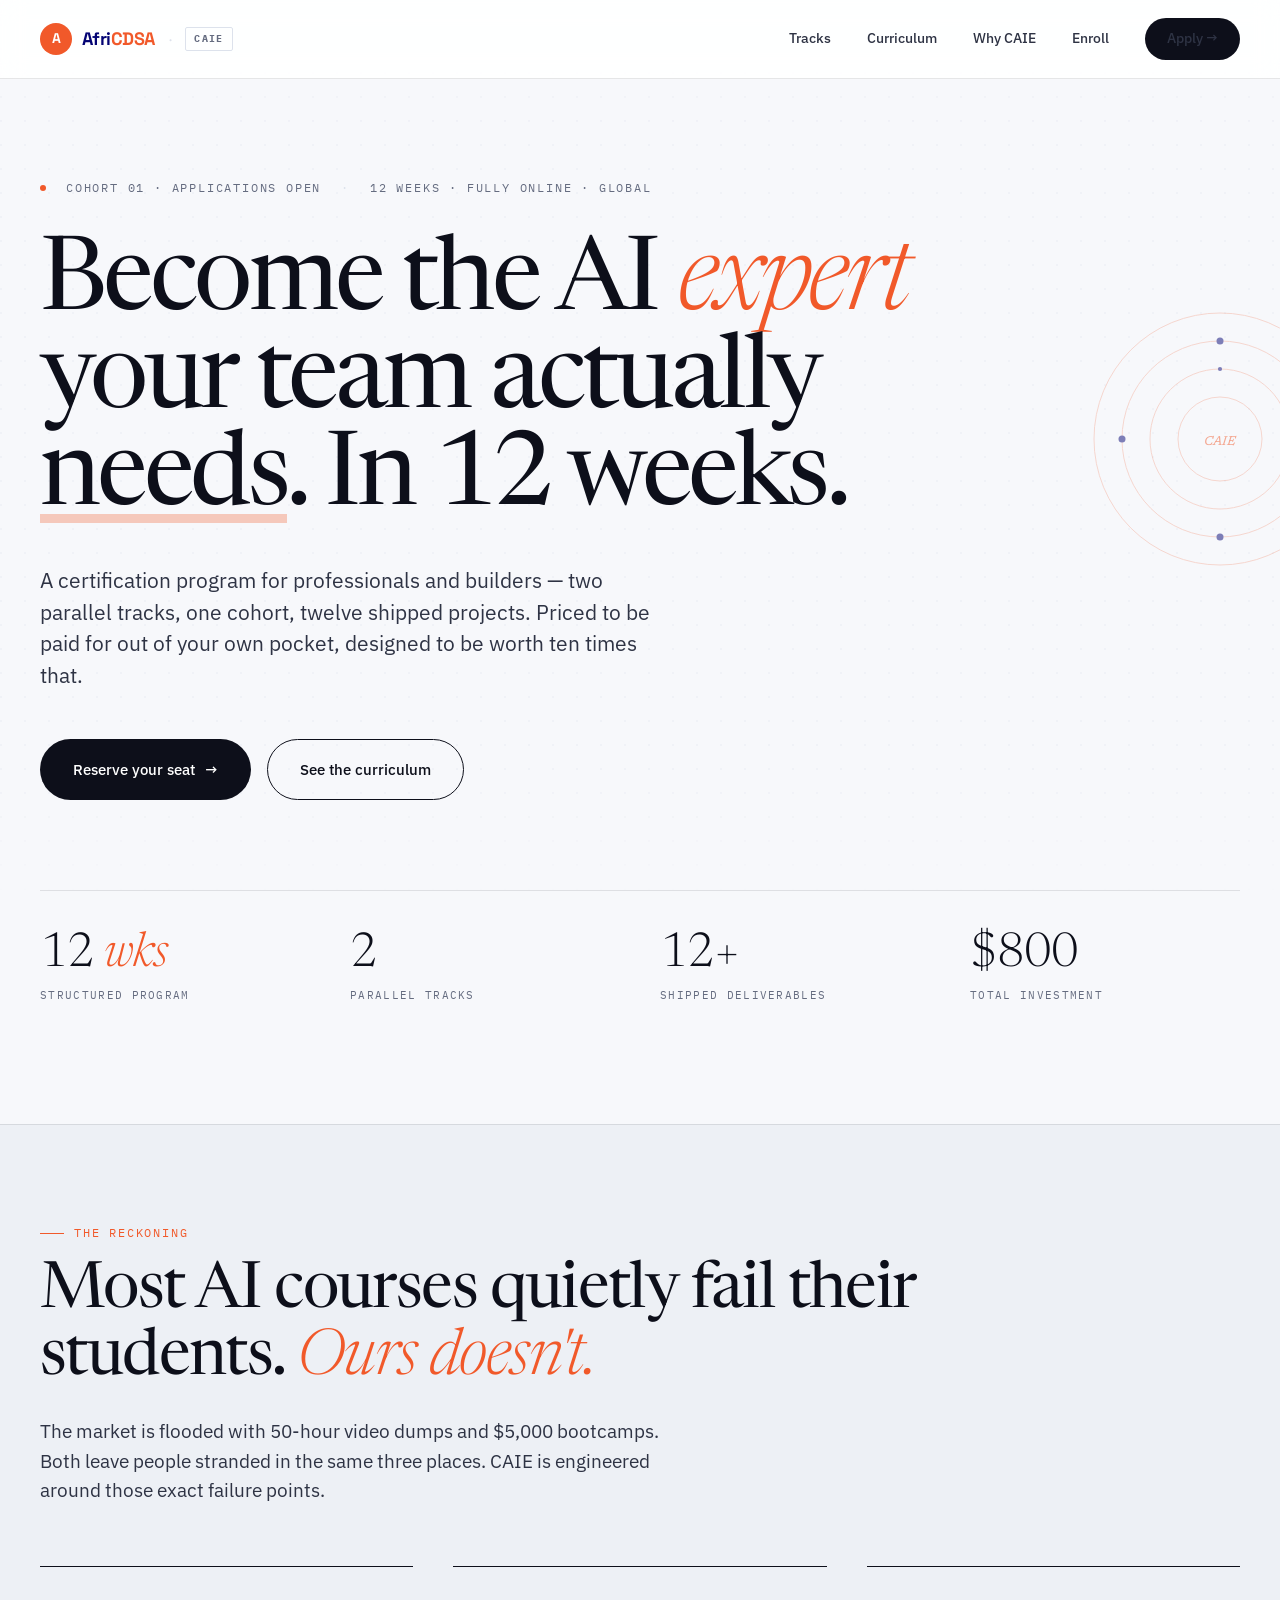
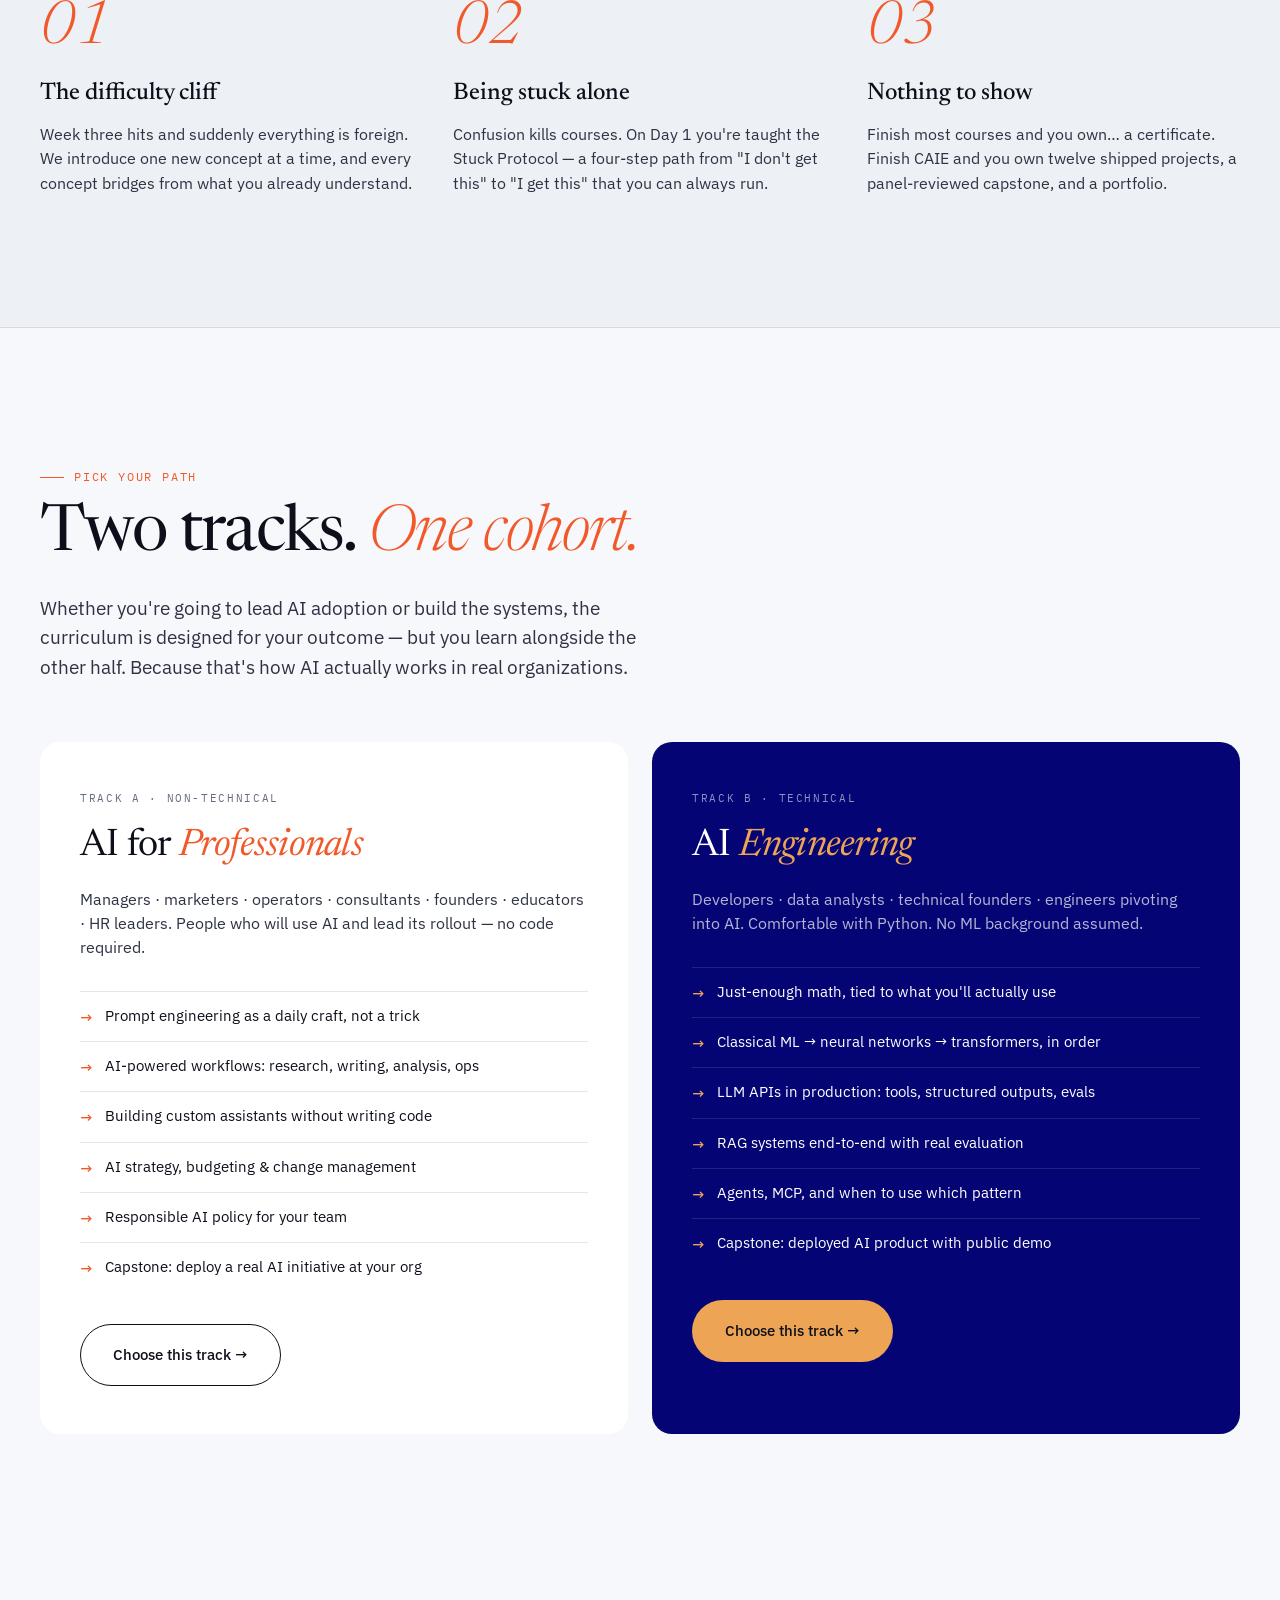
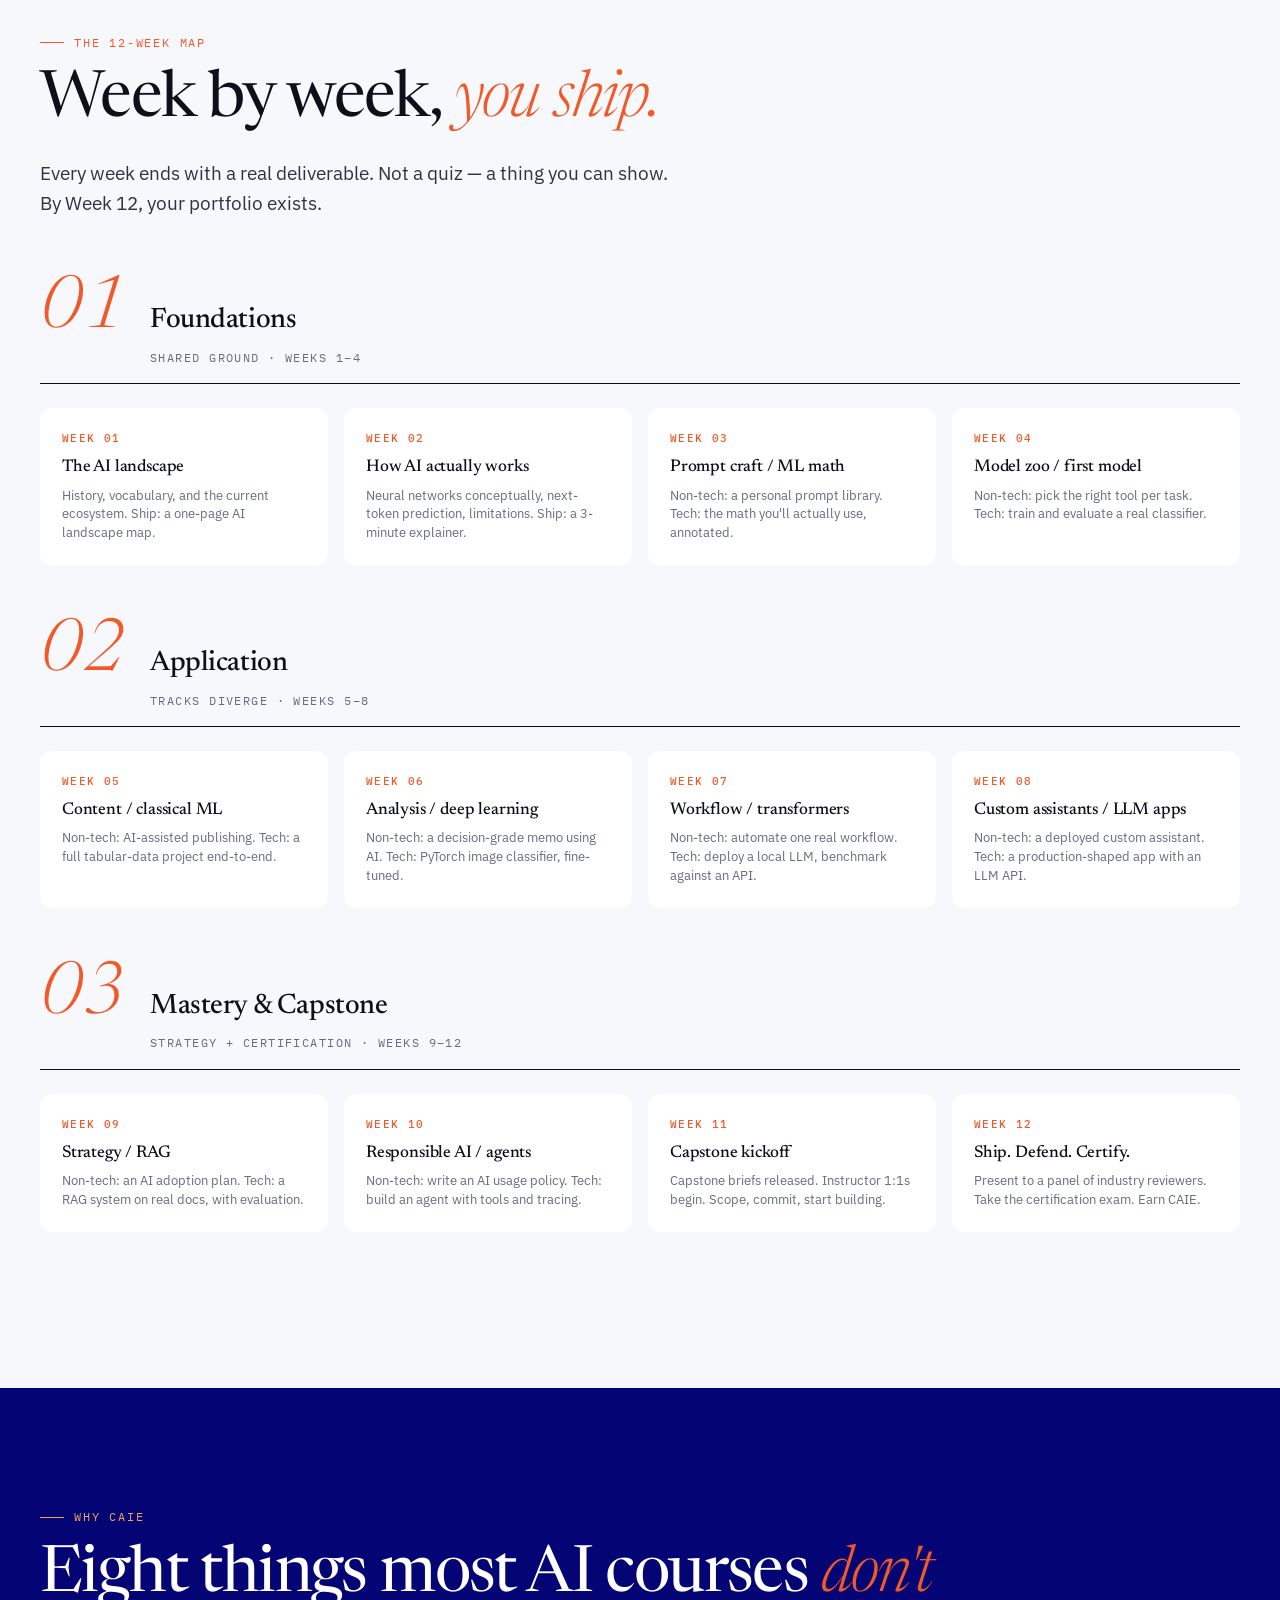
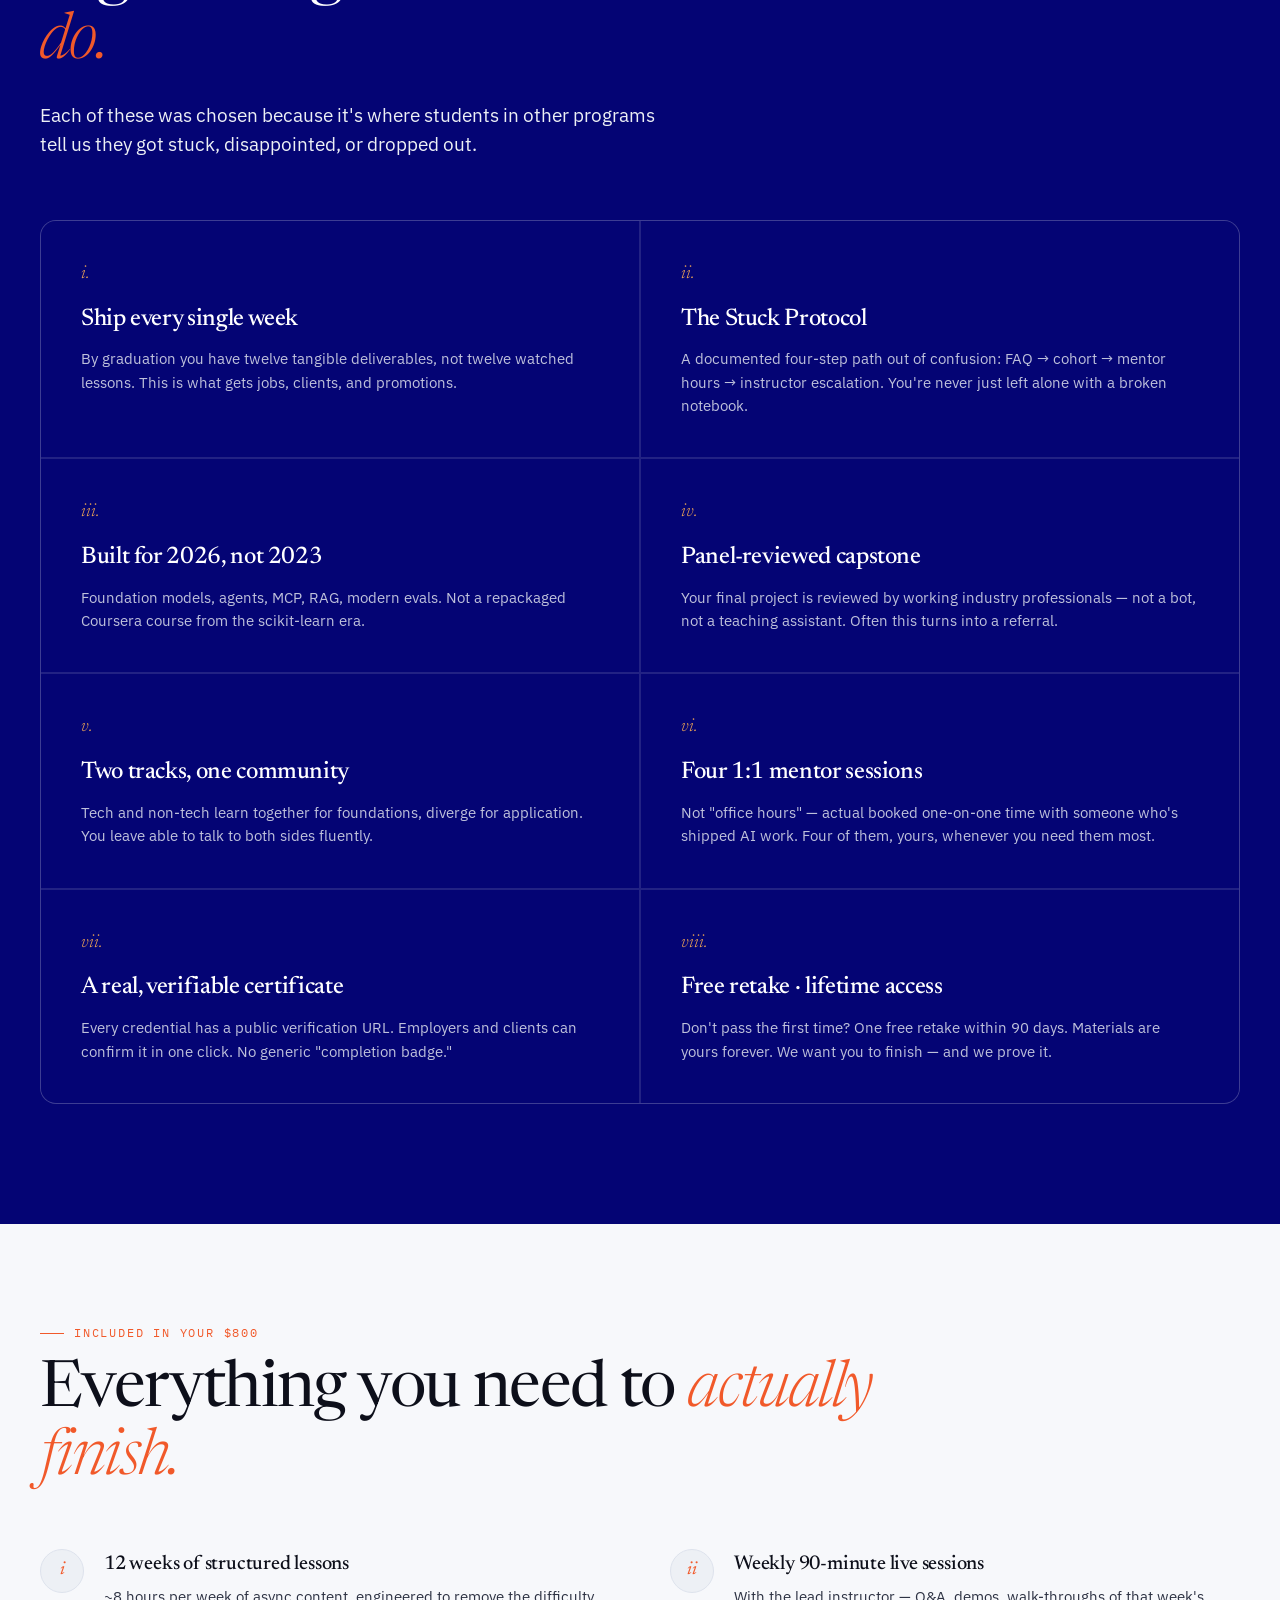
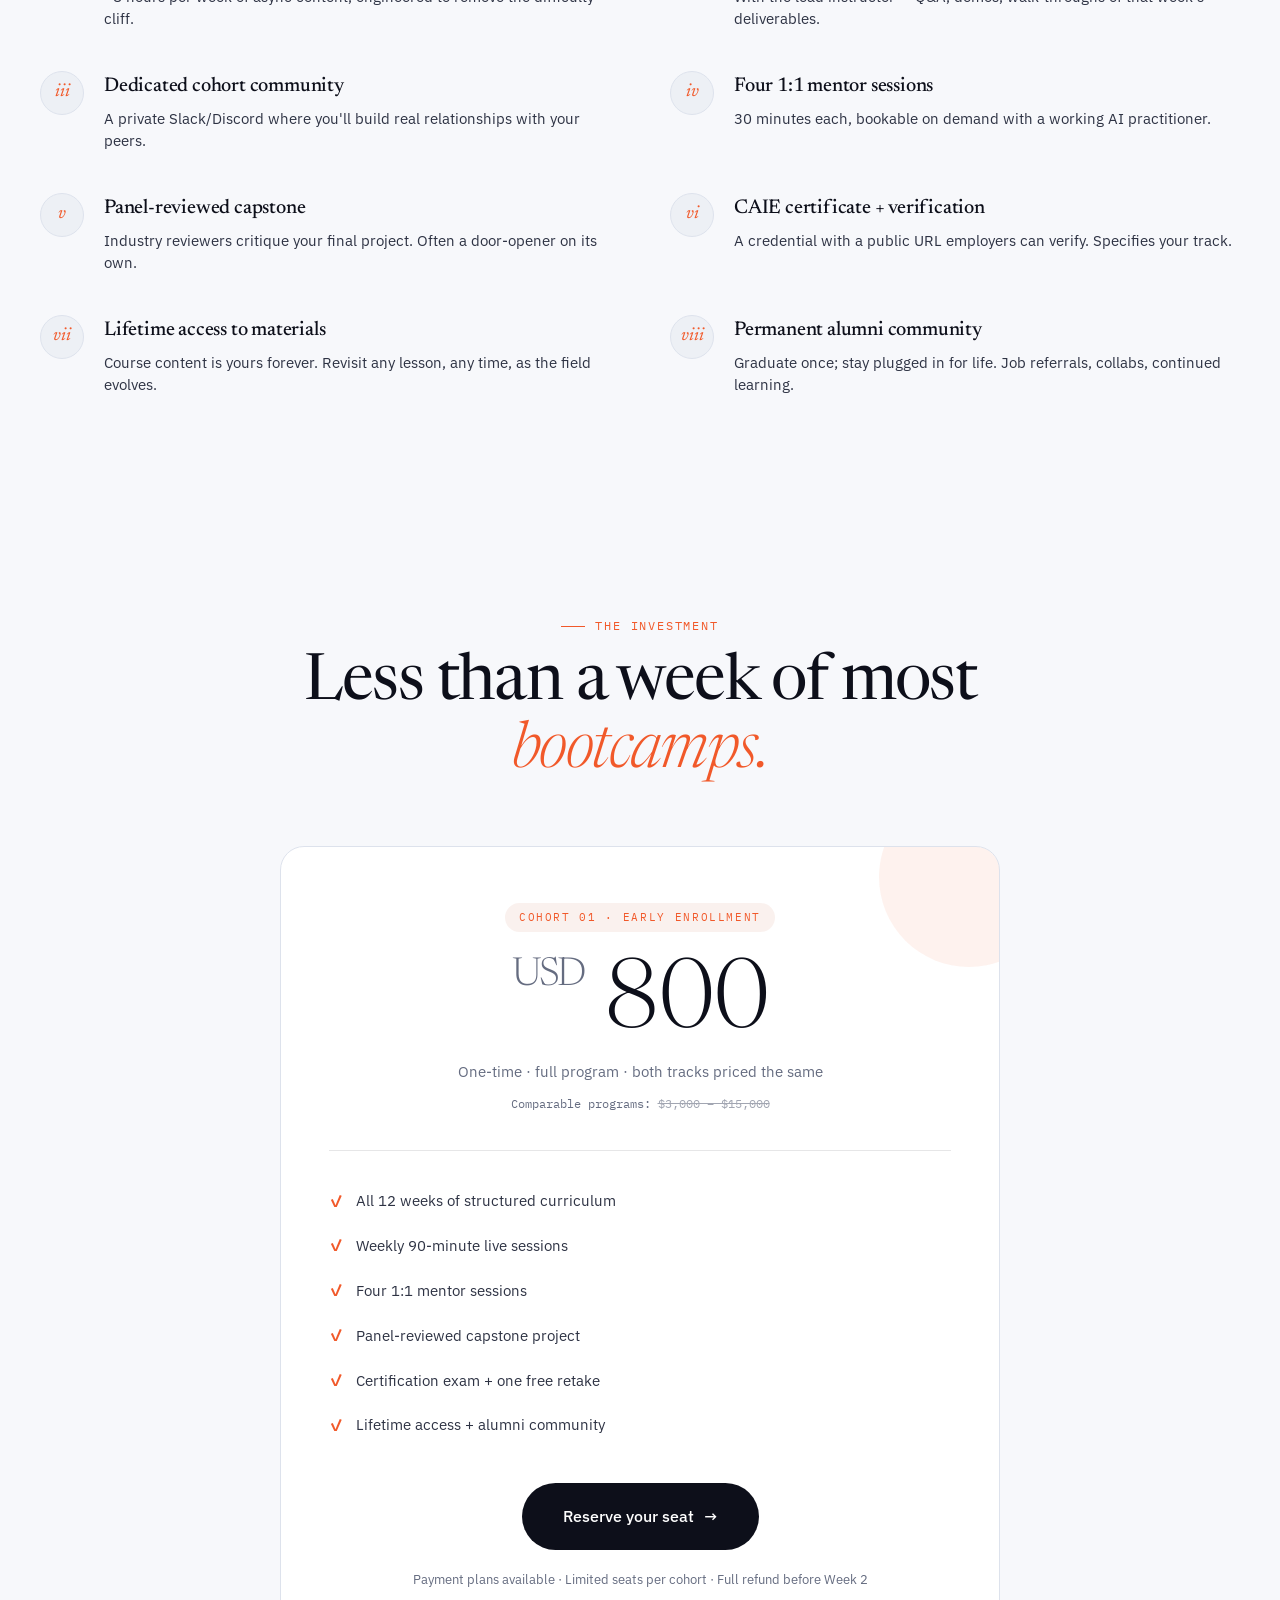
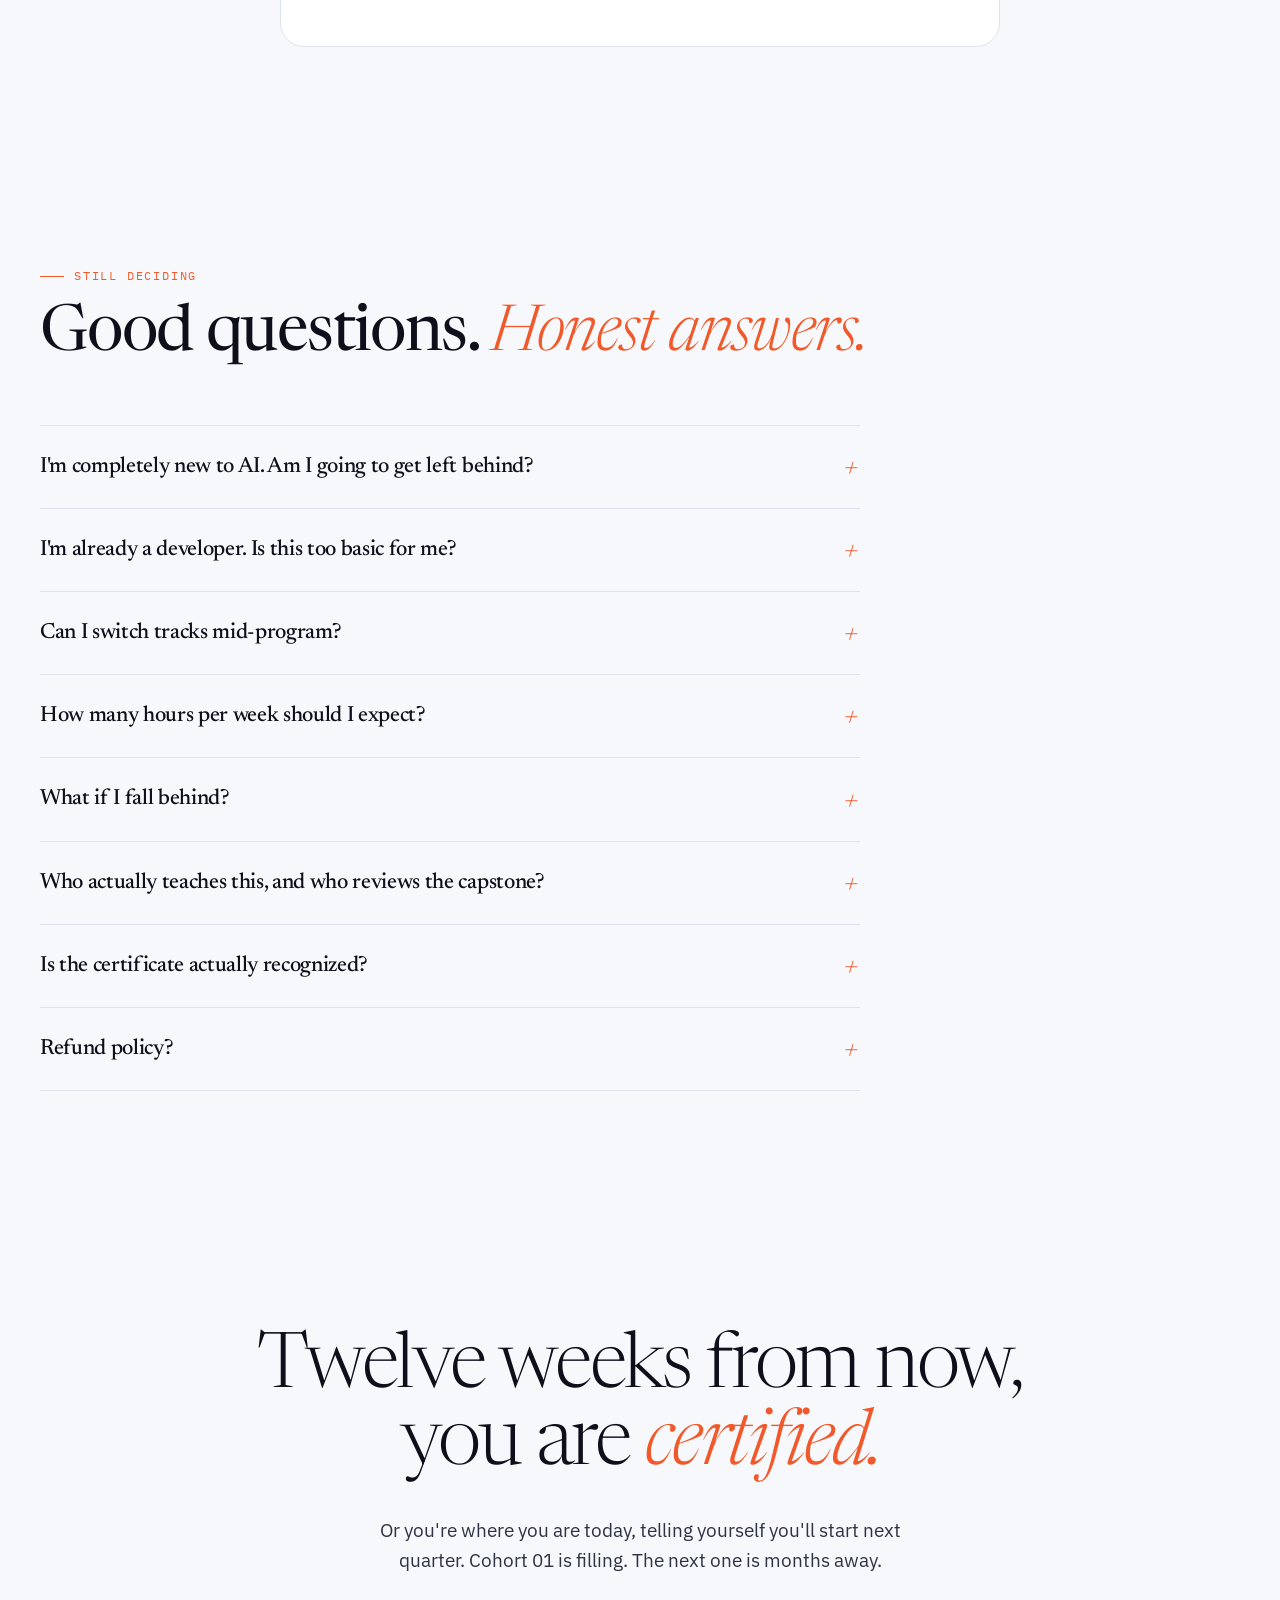
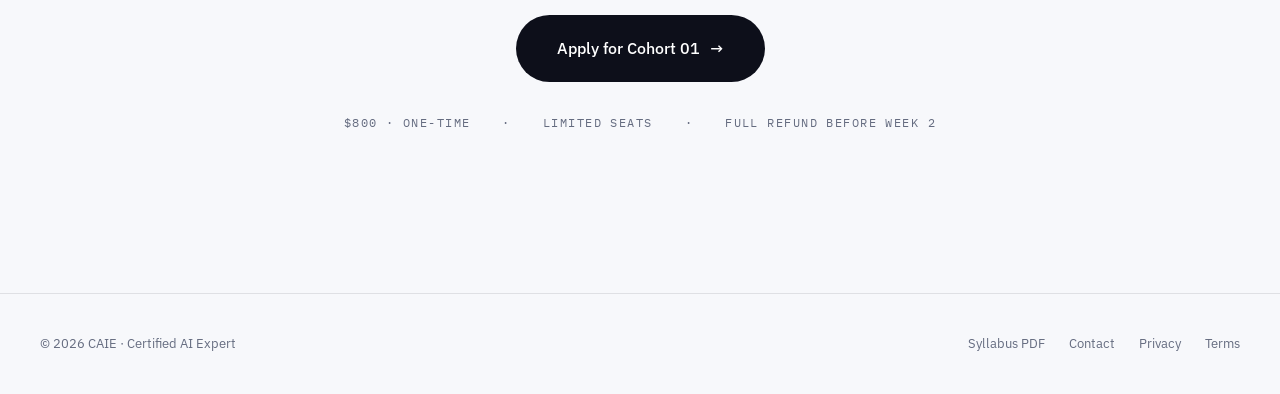
<file: CAIE-landing-page.html>
<!DOCTYPE html>
<html lang="en">
<head>
<meta charset="UTF-8" />
<meta name="viewport" content="width=device-width, initial-scale=1.0" />
<title>AfriCDSA · CAIE — Certified AI Expert · A 12-Week Program</title>
<link rel="preconnect" href="https://fonts.googleapis.com">
<link rel="preconnect" href="https://fonts.gstatic.com" crossorigin>
<link href="https://fonts.googleapis.com/css2?family=Newsreader:ital,opsz,wght@0,6..72,300;0,6..72,400;0,6..72,500;0,6..72,600;1,6..72,400&family=IBM+Plex+Sans:wght@300;400;500;600;700&family=IBM+Plex+Mono:wght@400;500;600&family=Space+Grotesk:wght@400;500;600;700&display=swap" rel="stylesheet">
<style>
  :root {
    --bg: #F7F8FB;
    --bg-deep: #EDF0F5;
    --ink: #0D0F1A;
    --ink-soft: #2E3344;
    --ink-muted: #656C80;
    --paper: #FFFFFF;
    --accent: #F1592A;
    --accent-deep: #D8430F;
    --accent-cool: #040474;
    --line: #DDE2EC;
    --line-soft: rgba(13, 15, 26, 0.10);
    --navy: #040474;
    --flamingo: #F1592A;
    --sand: #EDA455;
    --font-display: 'Newsreader', Georgia, serif;
    --font-body: 'IBM Plex Sans', -apple-system, sans-serif;
    --font-mono: 'IBM Plex Mono', monospace;
    --font-grotesk: 'Space Grotesk', sans-serif;
  }

  * { box-sizing: border-box; margin: 0; padding: 0; }

  html { scroll-behavior: smooth; }

  body {
    font-family: 'IBM Plex Sans', -apple-system, sans-serif;
    background: var(--bg);
    color: var(--ink);
    font-weight: 400;
    line-height: 1.55;
    -webkit-font-smoothing: antialiased;
    overflow-x: hidden;
  }

  /* Data mesh pattern overlay */
  body::before {
    content: '';
    position: fixed;
    inset: 0;
    pointer-events: none;
    opacity: 0.45;
    z-index: 1;
    background-image: radial-gradient(circle at 1px 1px, var(--line) 1px, transparent 1.3px);
    background-size: 24px 24px;
    mask-image: linear-gradient(to bottom, transparent, rgba(0,0,0,0.6) 15%, rgba(0,0,0,0.6) 85%, transparent);
  }

  .container {
    max-width: 1280px;
    margin: 0 auto;
    padding: 0 40px;
    position: relative;
    z-index: 2;
  }

  /* ===== NAV ===== */
  nav {
    position: sticky;
    top: 0;
    z-index: 100;
    background: rgba(255, 255, 255, 0.88);
    backdrop-filter: blur(12px);
    -webkit-backdrop-filter: blur(12px);
    border-bottom: 1px solid var(--line-soft);
  }
  .nav-inner {
    display: flex;
    justify-content: space-between;
    align-items: center;
    padding: 18px 40px;
    max-width: 1280px;
    margin: 0 auto;
  }
  .logo {
    font-family: 'Space Grotesk', sans-serif;
    font-weight: 700;
    font-size: 18px;
    letter-spacing: -0.03em;
    display: flex;
    align-items: center;
    gap: 10px;
    color: var(--accent-cool);
  }
  .logo-disc {
    width: 32px;
    height: 32px;
    background: var(--accent);
    border-radius: 50%;
    display: flex;
    align-items: center;
    justify-content: center;
    font-family: 'Space Grotesk', sans-serif;
    font-weight: 700;
    font-size: 14px;
    color: #fff;
    flex-shrink: 0;
  }
  .logo-wordmark {
    font-family: 'Space Grotesk', sans-serif;
    font-weight: 700;
    font-size: 18px;
    color: var(--accent-cool);
    letter-spacing: -0.03em;
  }
  .nav-links {
    display: flex;
    gap: 36px;
    align-items: center;
    font-size: 14px;
    font-weight: 500;
    font-family: 'IBM Plex Sans', sans-serif;
  }
  .nav-links a {
    color: var(--ink-soft);
    text-decoration: none;
    transition: color 0.2s;
  }
  .nav-links a:hover { color: var(--accent); }
  .nav-cta {
    background: var(--ink);
    color: var(--paper);
    padding: 10px 22px;
    border-radius: 999px;
    font-weight: 500;
    transition: all 0.2s;
  }
  .nav-cta:hover {
    background: var(--accent) !important;
    color: var(--paper) !important;
  }

  @media (max-width: 780px) {
    .nav-links a:not(.nav-cta) { display: none; }
  }

  /* ===== HERO ===== */
  .hero {
    padding: 100px 0 80px;
    position: relative;
  }
  .hero-meta {
    display: flex;
    gap: 20px;
    align-items: center;
    font-family: 'IBM Plex Mono', monospace;
    font-size: 12px;
    text-transform: uppercase;
    letter-spacing: 0.15em;
    color: var(--ink-muted);
    margin-bottom: 40px;
  }
  .hero-meta .dot {
    width: 6px;
    height: 6px;
    background: var(--accent);
    border-radius: 50%;
    animation: pulse 2s ease-in-out infinite;
  }
  @keyframes pulse {
    0%, 100% { opacity: 1; transform: scale(1); }
    50% { opacity: 0.5; transform: scale(1.3); }
  }

  .hero h1 {
    font-family: 'Newsreader', serif;
    font-weight: 400;
    font-size: clamp(52px, 8vw, 118px);
    line-height: 0.95;
    letter-spacing: -0.035em;
    font-variation-settings: "opsz" 72;
    margin-bottom: 36px;
    max-width: 1100px;
  }
  .hero h1 em {
    font-style: italic;
    font-weight: 300;
    color: var(--accent);
    font-variation-settings: "opsz" 72;
  }
  .hero h1 .underline {
    position: relative;
    white-space: nowrap;
  }
  .hero h1 .underline::after {
    content: '';
    position: absolute;
    left: 0;
    bottom: 0.08em;
    width: 100%;
    height: 0.08em;
    background: var(--accent);
    opacity: 0.3;
  }

  .hero-lede {
    font-size: 21px;
    line-height: 1.5;
    color: var(--ink-soft);
    max-width: 620px;
    margin-bottom: 48px;
    font-weight: 400;
  }

  .hero-ctas {
    display: flex;
    gap: 16px;
    align-items: center;
    flex-wrap: wrap;
  }
  .btn {
    display: inline-flex;
    align-items: center;
    gap: 10px;
    padding: 18px 32px;
    border-radius: 999px;
    font-weight: 500;
    font-size: 15px;
    text-decoration: none;
    transition: all 0.25s cubic-bezier(0.4, 0, 0.2, 1);
    border: 1px solid transparent;
    cursor: pointer;
  }
  .btn-primary {
    background: var(--ink);
    color: var(--paper);
  }
  .btn-primary:hover {
    background: var(--accent);
    transform: translateY(-2px);
    box-shadow: 0 12px 28px rgba(192, 74, 38, 0.25);
  }
  .btn-secondary {
    background: transparent;
    color: var(--ink);
    border-color: var(--ink);
  }
  .btn-secondary:hover {
    background: var(--ink);
    color: var(--paper);
  }
  .btn .arrow {
    transition: transform 0.25s;
  }
  .btn:hover .arrow { transform: translateX(4px); }

  /* Stats strip */
  .hero-stats {
    margin-top: 90px;
    padding-top: 40px;
    border-top: 1px solid var(--line-soft);
    display: grid;
    grid-template-columns: repeat(4, 1fr);
    gap: 40px;
  }
  .stat .num {
    font-family: 'Newsreader', serif;
    font-weight: 300;
    font-size: 48px;
    line-height: 1;
    letter-spacing: -0.02em;
    color: var(--ink);
  }
  .stat .num em {
    color: var(--accent);
    font-style: italic;
  }
  .stat .label {
    font-family: 'IBM Plex Mono', monospace;
    font-size: 11px;
    text-transform: uppercase;
    letter-spacing: 0.12em;
    color: var(--ink-muted);
    margin-top: 8px;
  }
  @media (max-width: 780px) {
    .hero-stats { grid-template-columns: repeat(2, 1fr); gap: 28px; }
    .stat .num { font-size: 36px; }
  }

  /* Decorative element in hero */
  .hero-deco {
    position: absolute;
    top: 120px;
    right: -80px;
    width: 280px;
    height: 280px;
    opacity: 0.5;
    pointer-events: none;
  }
  @media (max-width: 1100px) {
    .hero-deco { display: none; }
  }

  /* ===== SECTION STYLES ===== */
  section { padding: 100px 0; position: relative; }

  .section-label {
    font-family: 'IBM Plex Mono', monospace;
    font-size: 12px;
    text-transform: uppercase;
    letter-spacing: 0.15em;
    color: var(--accent);
    margin-bottom: 16px;
    display: flex;
    align-items: center;
    gap: 10px;
  }
  .section-label::before {
    content: '';
    width: 24px;
    height: 1px;
    background: var(--accent);
  }

  .section-title {
    font-family: 'Newsreader', serif;
    font-weight: 400;
    font-size: clamp(36px, 5vw, 64px);
    line-height: 1.05;
    letter-spacing: -0.025em;
    font-variation-settings: "opsz" 72;
    margin-bottom: 24px;
    max-width: 900px;
  }
  .section-title em {
    font-style: italic;
    color: var(--accent);
    font-weight: 300;
    font-variation-settings: "SOFT" 80;
  }

  .section-lede {
    font-size: 19px;
    color: var(--ink-soft);
    max-width: 640px;
    line-height: 1.55;
  }

  /* ===== PROBLEM SECTION ===== */
  .problem {
    background: var(--bg-deep);
    margin: 40px -40px;
    border-radius: 0;
    padding: 100px 0;
    position: relative;
  }
  .problem::before, .problem::after {
    content: '';
    position: absolute;
    left: 0;
    right: 0;
    height: 1px;
    background: var(--line-soft);
  }
  .problem::before { top: 0; }
  .problem::after { bottom: 0; }

  .problem-grid {
    margin-top: 60px;
    display: grid;
    grid-template-columns: repeat(3, 1fr);
    gap: 40px;
  }
  .problem-card {
    padding: 32px 0;
    border-top: 1px solid var(--ink);
  }
  .problem-card .num {
    font-family: 'Newsreader', serif;
    font-style: italic;
    font-weight: 300;
    font-size: 60px;
    color: var(--accent);
    line-height: 1;
    margin-bottom: 20px;
  }
  .problem-card h3 {
    font-family: 'Newsreader', serif;
    font-weight: 500;
    font-size: 24px;
    line-height: 1.2;
    margin-bottom: 14px;
  }
  .problem-card p {
    color: var(--ink-soft);
    font-size: 16px;
  }
  @media (max-width: 780px) {
    .problem-grid { grid-template-columns: 1fr; gap: 24px; }
  }

  /* ===== TRACKS ===== */
  .tracks-grid {
    margin-top: 60px;
    display: grid;
    grid-template-columns: 1fr 1fr;
    gap: 24px;
  }
  .track-card {
    background: var(--paper);
    padding: 48px 40px;
    border-radius: 20px;
    position: relative;
    overflow: hidden;
    transition: transform 0.3s, box-shadow 0.3s;
  }
  .track-card:hover {
    transform: translateY(-4px);
    box-shadow: 0 24px 48px rgba(31, 26, 20, 0.08);
  }
  .track-card.tech {
    background: var(--accent-cool);
    color: var(--paper);
  }
  .track-card .track-tag {
    font-family: 'IBM Plex Mono', monospace;
    font-size: 11px;
    text-transform: uppercase;
    letter-spacing: 0.15em;
    color: var(--ink-muted);
    margin-bottom: 20px;
  }
  .track-card.tech .track-tag {
    color: var(--bg-deep);
    opacity: 0.6;
  }
  .track-card h3 {
    font-family: 'Newsreader', serif;
    font-weight: 400;
    font-size: 38px;
    line-height: 1.05;
    letter-spacing: -0.02em;
    margin-bottom: 20px;
  }
  .track-card h3 em {
    font-style: italic;
    color: var(--accent);
  }
  .track-card.tech h3 em {
    color: var(--sand);
  }
  .track-card .track-for {
    font-size: 16px;
    color: var(--ink-soft);
    margin-bottom: 32px;
    line-height: 1.5;
  }
  .track-card.tech .track-for {
    color: var(--bg-deep);
    opacity: 0.75;
  }
  .track-card ul {
    list-style: none;
    margin-bottom: 32px;
  }
  .track-card li {
    padding: 12px 0;
    border-top: 1px solid var(--line-soft);
    font-size: 15px;
    display: flex;
    align-items: flex-start;
    gap: 12px;
  }
  .track-card.tech li {
    border-top-color: rgba(251, 246, 236, 0.12);
  }
  .track-card li::before {
    content: '→';
    color: var(--accent);
    flex-shrink: 0;
    margin-top: 2px;
    font-weight: 500;
  }
  .track-card.tech li::before { color: var(--sand); }

  @media (max-width: 780px) {
    .tracks-grid { grid-template-columns: 1fr; }
  }

  /* ===== CURRICULUM TIMELINE ===== */
  .timeline {
    margin-top: 60px;
  }
  .month {
    margin-bottom: 56px;
  }
  .month-header {
    display: flex;
    align-items: baseline;
    gap: 24px;
    margin-bottom: 24px;
    padding-bottom: 16px;
    border-bottom: 1px solid var(--ink);
  }
  .month-header .m-num {
    font-family: 'Newsreader', serif;
    font-weight: 300;
    font-style: italic;
    font-size: 72px;
    line-height: 0.9;
    color: var(--accent);
  }
  .month-header .m-info h3 {
    font-family: 'Newsreader', serif;
    font-weight: 500;
    font-size: 28px;
    letter-spacing: -0.015em;
    margin-bottom: 6px;
  }
  .month-header .m-info p {
    font-family: 'IBM Plex Mono', monospace;
    font-size: 12px;
    text-transform: uppercase;
    letter-spacing: 0.12em;
    color: var(--ink-muted);
  }

  .weeks-grid {
    display: grid;
    grid-template-columns: repeat(4, 1fr);
    gap: 16px;
  }
  .week-card {
    background: var(--paper);
    padding: 22px;
    border-radius: 12px;
    position: relative;
    transition: transform 0.2s;
  }
  .week-card:hover {
    transform: translateY(-3px);
  }
  .week-card .wk {
    font-family: 'IBM Plex Mono', monospace;
    font-size: 11px;
    text-transform: uppercase;
    letter-spacing: 0.12em;
    color: var(--accent);
    margin-bottom: 10px;
    font-weight: 500;
  }
  .week-card h4 {
    font-family: 'Newsreader', serif;
    font-weight: 500;
    font-size: 17px;
    line-height: 1.25;
    margin-bottom: 8px;
    letter-spacing: -0.01em;
  }
  .week-card p {
    font-size: 13px;
    color: var(--ink-muted);
    line-height: 1.45;
  }
  @media (max-width: 980px) {
    .weeks-grid { grid-template-columns: repeat(2, 1fr); }
  }
  @media (max-width: 560px) {
    .weeks-grid { grid-template-columns: 1fr; }
    .month-header .m-num { font-size: 48px; }
  }

  /* ===== DIFFERENTIATORS ===== */
  .diff-section {
    background: var(--accent-cool);
    color: var(--paper);
    margin: 0 -40px;
    padding: 120px 40px;
  }
  .diff-section .section-title { color: var(--paper); }
  .diff-section .section-lede { color: var(--bg-deep); opacity: 0.85; }
  .diff-section .section-label { color: var(--sand); }
  .diff-section .section-label::before { background: var(--sand); }

  .diff-grid {
    margin-top: 60px;
    display: grid;
    grid-template-columns: repeat(2, 1fr);
    gap: 2px;
    background: rgba(255, 255, 255, 0.12);
    border: 1px solid rgba(255, 255, 255, 0.12);
    border-radius: 16px;
    overflow: hidden;
  }
  .diff-card {
    background: var(--accent-cool);
    padding: 40px;
    transition: background 0.3s;
  }
  .diff-card:hover {
    background: #1A1D2B;
  }
  .diff-card .d-num {
    font-family: 'Newsreader', serif;
    font-weight: 300;
    font-style: italic;
    font-size: 18px;
    color: var(--sand);
    margin-bottom: 16px;
  }
  .diff-card h3 {
    font-family: 'Newsreader', serif;
    font-weight: 500;
    font-size: 24px;
    line-height: 1.2;
    margin-bottom: 14px;
    letter-spacing: -0.015em;
  }
  .diff-card p {
    color: var(--bg-deep);
    opacity: 0.8;
    font-size: 15px;
    line-height: 1.55;
  }
  @media (max-width: 780px) {
    .diff-grid { grid-template-columns: 1fr; }
    .diff-card { padding: 32px 24px; }
  }

  /* ===== WHAT YOU GET ===== */
  .includes-grid {
    margin-top: 56px;
    display: grid;
    grid-template-columns: repeat(2, 1fr);
    gap: 40px 60px;
  }
  .include-item {
    display: flex;
    gap: 20px;
    align-items: flex-start;
  }
  .include-item .ico {
    width: 44px;
    height: 44px;
    border-radius: 50%;
    background: var(--bg-deep);
    border: 1px solid var(--line);
    display: flex;
    align-items: center;
    justify-content: center;
    flex-shrink: 0;
    font-family: 'Newsreader', serif;
    font-style: italic;
    font-size: 18px;
    color: var(--accent);
  }
  .include-item h4 {
    font-family: 'Newsreader', serif;
    font-weight: 500;
    font-size: 20px;
    margin-bottom: 6px;
    letter-spacing: -0.01em;
  }
  .include-item p {
    font-size: 15px;
    color: var(--ink-soft);
    line-height: 1.5;
  }
  @media (max-width: 780px) {
    .includes-grid { grid-template-columns: 1fr; gap: 28px; }
  }

  /* ===== PRICING ===== */
  .pricing-section {
    padding: 120px 0;
  }
  .pricing-card {
    max-width: 720px;
    margin: 60px auto 0;
    background: var(--paper);
    border: 1px solid var(--line);
    border-radius: 24px;
    padding: 56px 48px;
    text-align: center;
    position: relative;
    overflow: hidden;
  }
  .pricing-card::before {
    content: '';
    position: absolute;
    top: -60px;
    right: -60px;
    width: 180px;
    height: 180px;
    background: var(--accent);
    border-radius: 50%;
    opacity: 0.08;
  }
  .pricing-tag {
    display: inline-block;
    font-family: 'IBM Plex Mono', monospace;
    font-size: 11px;
    text-transform: uppercase;
    letter-spacing: 0.15em;
    color: var(--accent);
    background: rgba(192, 74, 38, 0.08);
    padding: 6px 14px;
    border-radius: 999px;
    margin-bottom: 24px;
  }
  .price {
    font-family: 'Newsreader', serif;
    font-weight: 300;
    font-size: 96px;
    line-height: 1;
    letter-spacing: -0.03em;
    margin-bottom: 8px;
  }
  .price .cur {
    font-size: 40px;
    vertical-align: top;
    color: var(--ink-muted);
  }
  .price-sub {
    font-size: 15px;
    color: var(--ink-muted);
    margin-bottom: 12px;
  }
  .price-comp {
    font-family: 'IBM Plex Mono', monospace;
    font-size: 12px;
    color: var(--ink-muted);
    margin-bottom: 36px;
  }
  .price-comp s { opacity: 0.6; }
  .price-features {
    list-style: none;
    text-align: left;
    margin-bottom: 36px;
    border-top: 1px solid var(--line-soft);
    padding-top: 28px;
  }
  .price-features li {
    padding: 10px 0;
    font-size: 15px;
    color: var(--ink-soft);
    display: flex;
    align-items: center;
    gap: 12px;
  }
  .price-features li::before {
    content: '✓';
    color: var(--accent);
    font-weight: 600;
    font-size: 16px;
  }

  /* ===== FAQ ===== */
  .faq-list {
    margin-top: 56px;
    max-width: 820px;
  }
  .faq-item {
    border-top: 1px solid var(--line);
    padding: 24px 0;
    cursor: pointer;
    transition: padding 0.25s;
  }
  .faq-item:last-child { border-bottom: 1px solid var(--line); }
  .faq-q {
    display: flex;
    justify-content: space-between;
    align-items: center;
    gap: 24px;
    font-family: 'Newsreader', serif;
    font-weight: 500;
    font-size: 22px;
    letter-spacing: -0.015em;
  }
  .faq-q .toggle {
    font-family: 'Newsreader', serif;
    font-weight: 300;
    font-style: italic;
    color: var(--accent);
    font-size: 32px;
    line-height: 1;
    transition: transform 0.3s;
    flex-shrink: 0;
  }
  .faq-item.open .faq-q .toggle {
    transform: rotate(45deg);
  }
  .faq-a {
    max-height: 0;
    overflow: hidden;
    transition: max-height 0.35s ease, margin-top 0.35s ease;
    color: var(--ink-soft);
    font-size: 16px;
    line-height: 1.6;
  }
  .faq-item.open .faq-a {
    max-height: 500px;
    margin-top: 16px;
  }

  /* ===== FINAL CTA ===== */
  .final-cta {
    padding: 140px 0 160px;
    text-align: center;
    position: relative;
  }
  .final-cta h2 {
    font-family: 'Newsreader', serif;
    font-weight: 300;
    font-size: clamp(44px, 6vw, 88px);
    line-height: 1;
    letter-spacing: -0.03em;
    margin-bottom: 32px;
    font-variation-settings: "opsz" 72;
  }
  .final-cta h2 em {
    font-style: italic;
    color: var(--accent);
  }
  .final-cta p {
    font-size: 19px;
    color: var(--ink-soft);
    max-width: 560px;
    margin: 0 auto 40px;
  }
  .final-cta .meta-row {
    margin-top: 32px;
    display: flex;
    gap: 32px;
    justify-content: center;
    font-family: 'IBM Plex Mono', monospace;
    font-size: 12px;
    text-transform: uppercase;
    letter-spacing: 0.12em;
    color: var(--ink-muted);
    flex-wrap: wrap;
  }

  /* ===== FOOTER ===== */
  footer {
    border-top: 1px solid var(--line-soft);
    padding: 40px 0;
    font-size: 13px;
    color: var(--ink-muted);
  }
  .foot-row {
    display: flex;
    justify-content: space-between;
    align-items: center;
    flex-wrap: wrap;
    gap: 20px;
  }
  .foot-links { display: flex; gap: 24px; }
  .foot-links a {
    color: var(--ink-muted);
    text-decoration: none;
    transition: color 0.2s;
  }
  .foot-links a:hover { color: var(--accent); }

  /* Reveal animations */
  .reveal {
    opacity: 0;
    transform: translateY(24px);
    transition: opacity 0.7s cubic-bezier(0.4, 0, 0.2, 1), transform 0.7s cubic-bezier(0.4, 0, 0.2, 1);
  }
  .reveal.in {
    opacity: 1;
    transform: translateY(0);
  }
</style>
</head>
<body>

<!-- ===== NAV ===== -->
<nav>
  <div class="nav-inner">
    <div class="logo">
      <span class="logo-disc">A</span>
      <span class="logo-wordmark">Afri<span style="color:var(--accent)">CDSA</span></span>
      <span style="color:var(--line); margin:0 4px; font-weight:300;">·</span>
      <span style="font-family:'IBM Plex Mono',monospace; font-size:10px; letter-spacing:.14em; text-transform:uppercase; color:var(--ink-muted); padding:3px 8px; border:1px solid var(--line); border-radius:2px;">CAIE</span>
    </div>
    <div class="nav-links">
      <a href="#tracks">Tracks</a>
      <a href="#curriculum">Curriculum</a>
      <a href="#different">Why CAIE</a>
      <a href="#pricing">Enroll</a>
      <a href="#pricing" class="nav-cta">Apply →</a>
    </div>
  </div>
</nav>

<!-- ===== HERO ===== -->
<section class="hero">
  <div class="container">
    <div class="hero-meta reveal">
      <span class="dot"></span>
      <span>Cohort 01 · Applications open</span>
      <span style="color: var(--line);">·</span>
      <span>12 weeks · fully online · global</span>
    </div>

    <h1 class="reveal">
      Become the AI <em>expert</em><br/>
      your team actually<br/>
      <span class="underline">needs</span>. In 12 weeks.
    </h1>

    <p class="hero-lede reveal">
      A certification program for professionals and builders — two parallel tracks,
      one cohort, twelve shipped projects. Priced to be paid for out of your own
      pocket, designed to be worth ten times that.
    </p>

    <div class="hero-ctas reveal">
      <a href="#pricing" class="btn btn-primary">
        Reserve your seat
        <span class="arrow">→</span>
      </a>
      <a href="#curriculum" class="btn btn-secondary">
        See the curriculum
      </a>
    </div>

    <!-- Decorative SVG -->
    <svg class="hero-deco" viewBox="0 0 200 200" xmlns="http://www.w3.org/2000/svg">
      <g fill="none" stroke="var(--flamingo)" stroke-width="0.6" opacity="0.5">
        <circle cx="100" cy="100" r="30"/>
        <circle cx="100" cy="100" r="50"/>
        <circle cx="100" cy="100" r="70"/>
        <circle cx="100" cy="100" r="90"/>
      </g>
      <g fill="#040474">
        <circle cx="100" cy="30" r="2.5"/>
        <circle cx="170" cy="100" r="2.5"/>
        <circle cx="100" cy="170" r="2.5"/>
        <circle cx="30" cy="100" r="2.5"/>
        <circle cx="100" cy="50" r="1.5"/>
        <circle cx="150" cy="100" r="1.5"/>
      </g>
      <text x="100" y="104" text-anchor="middle" font-family="Newsreader, Georgia, serif" font-size="9" font-style="italic" fill="#F1592A">CAIE</text>
    </svg>

    <div class="hero-stats reveal">
      <div class="stat">
        <div class="num">12 <em>wks</em></div>
        <div class="label">Structured program</div>
      </div>
      <div class="stat">
        <div class="num">2</div>
        <div class="label">Parallel tracks</div>
      </div>
      <div class="stat">
        <div class="num">12+</div>
        <div class="label">Shipped deliverables</div>
      </div>
      <div class="stat">
        <div class="num">$800</div>
        <div class="label">Total investment</div>
      </div>
    </div>
  </div>
</section>

<!-- ===== PROBLEM ===== -->
<div class="problem">
  <div class="container">
    <div class="section-label reveal">The reckoning</div>
    <h2 class="section-title reveal">Most AI courses quietly fail their students. <em>Ours doesn't.</em></h2>
    <p class="section-lede reveal">
      The market is flooded with 50-hour video dumps and $5,000 bootcamps. Both leave
      people stranded in the same three places. CAIE is engineered around those exact
      failure points.
    </p>

    <div class="problem-grid">
      <div class="problem-card reveal">
        <div class="num">01</div>
        <h3>The difficulty cliff</h3>
        <p>Week three hits and suddenly everything is foreign. We introduce one new concept at a time, and every concept bridges from what you already understand.</p>
      </div>
      <div class="problem-card reveal">
        <div class="num">02</div>
        <h3>Being stuck alone</h3>
        <p>Confusion kills courses. On Day 1 you're taught the Stuck Protocol — a four-step path from "I don't get this" to "I get this" that you can always run.</p>
      </div>
      <div class="problem-card reveal">
        <div class="num">03</div>
        <h3>Nothing to show</h3>
        <p>Finish most courses and you own… a certificate. Finish CAIE and you own twelve shipped projects, a panel-reviewed capstone, and a portfolio.</p>
      </div>
    </div>
  </div>
</div>

<!-- ===== TRACKS ===== -->
<section id="tracks">
  <div class="container">
    <div class="section-label reveal">Pick your path</div>
    <h2 class="section-title reveal">Two tracks. <em>One cohort.</em></h2>
    <p class="section-lede reveal">
      Whether you're going to lead AI adoption or build the systems, the curriculum
      is designed for your outcome — but you learn alongside the other half. Because
      that's how AI actually works in real organizations.
    </p>

    <div class="tracks-grid">
      <!-- Non-tech track -->
      <div class="track-card reveal">
        <div class="track-tag">Track A · Non-Technical</div>
        <h3>AI for <em>Professionals</em></h3>
        <p class="track-for">
          Managers · marketers · operators · consultants · founders · educators · HR leaders.
          People who will use AI and lead its rollout — no code required.
        </p>
        <ul>
          <li>Prompt engineering as a daily craft, not a trick</li>
          <li>AI-powered workflows: research, writing, analysis, ops</li>
          <li>Building custom assistants without writing code</li>
          <li>AI strategy, budgeting & change management</li>
          <li>Responsible AI policy for your team</li>
          <li>Capstone: deploy a real AI initiative at your org</li>
        </ul>
        <a href="#pricing" class="btn btn-secondary">Choose this track →</a>
      </div>

      <!-- Tech track -->
      <div class="track-card tech reveal">
        <div class="track-tag">Track B · Technical</div>
        <h3>AI <em>Engineering</em></h3>
        <p class="track-for">
          Developers · data analysts · technical founders · engineers pivoting into AI.
          Comfortable with Python. No ML background assumed.
        </p>
        <ul>
          <li>Just-enough math, tied to what you'll actually use</li>
          <li>Classical ML → neural networks → transformers, in order</li>
          <li>LLM APIs in production: tools, structured outputs, evals</li>
          <li>RAG systems end-to-end with real evaluation</li>
          <li>Agents, MCP, and when to use which pattern</li>
          <li>Capstone: deployed AI product with public demo</li>
        </ul>
        <a href="#pricing" class="btn" style="background: var(--sand); color: var(--ink);">Choose this track →</a>
      </div>
    </div>
  </div>
</section>

<!-- ===== CURRICULUM TIMELINE ===== -->
<section id="curriculum">
  <div class="container">
    <div class="section-label reveal">The 12-week map</div>
    <h2 class="section-title reveal">Week by week, <em>you ship.</em></h2>
    <p class="section-lede reveal">
      Every week ends with a real deliverable. Not a quiz — a thing you can show.
      By Week 12, your portfolio exists.
    </p>

    <div class="timeline">
      <!-- MONTH 1 -->
      <div class="month reveal">
        <div class="month-header">
          <div class="m-num">01</div>
          <div class="m-info">
            <h3>Foundations</h3>
            <p>Shared ground · Weeks 1–4</p>
          </div>
        </div>
        <div class="weeks-grid">
          <div class="week-card">
            <div class="wk">Week 01</div>
            <h4>The AI landscape</h4>
            <p>History, vocabulary, and the current ecosystem. Ship: a one-page AI landscape map.</p>
          </div>
          <div class="week-card">
            <div class="wk">Week 02</div>
            <h4>How AI actually works</h4>
            <p>Neural networks conceptually, next-token prediction, limitations. Ship: a 3-minute explainer.</p>
          </div>
          <div class="week-card">
            <div class="wk">Week 03</div>
            <h4>Prompt craft / ML math</h4>
            <p>Non-tech: a personal prompt library. Tech: the math you'll actually use, annotated.</p>
          </div>
          <div class="week-card">
            <div class="wk">Week 04</div>
            <h4>Model zoo / first model</h4>
            <p>Non-tech: pick the right tool per task. Tech: train and evaluate a real classifier.</p>
          </div>
        </div>
      </div>

      <!-- MONTH 2 -->
      <div class="month reveal">
        <div class="month-header">
          <div class="m-num">02</div>
          <div class="m-info">
            <h3>Application</h3>
            <p>Tracks diverge · Weeks 5–8</p>
          </div>
        </div>
        <div class="weeks-grid">
          <div class="week-card">
            <div class="wk">Week 05</div>
            <h4>Content / classical ML</h4>
            <p>Non-tech: AI-assisted publishing. Tech: a full tabular-data project end-to-end.</p>
          </div>
          <div class="week-card">
            <div class="wk">Week 06</div>
            <h4>Analysis / deep learning</h4>
            <p>Non-tech: a decision-grade memo using AI. Tech: PyTorch image classifier, fine-tuned.</p>
          </div>
          <div class="week-card">
            <div class="wk">Week 07</div>
            <h4>Workflow / transformers</h4>
            <p>Non-tech: automate one real workflow. Tech: deploy a local LLM, benchmark against an API.</p>
          </div>
          <div class="week-card">
            <div class="wk">Week 08</div>
            <h4>Custom assistants / LLM apps</h4>
            <p>Non-tech: a deployed custom assistant. Tech: a production-shaped app with an LLM API.</p>
          </div>
        </div>
      </div>

      <!-- MONTH 3 -->
      <div class="month reveal">
        <div class="month-header">
          <div class="m-num">03</div>
          <div class="m-info">
            <h3>Mastery & Capstone</h3>
            <p>Strategy + certification · Weeks 9–12</p>
          </div>
        </div>
        <div class="weeks-grid">
          <div class="week-card">
            <div class="wk">Week 09</div>
            <h4>Strategy / RAG</h4>
            <p>Non-tech: an AI adoption plan. Tech: a RAG system on real docs, with evaluation.</p>
          </div>
          <div class="week-card">
            <div class="wk">Week 10</div>
            <h4>Responsible AI / agents</h4>
            <p>Non-tech: write an AI usage policy. Tech: build an agent with tools and tracing.</p>
          </div>
          <div class="week-card">
            <div class="wk">Week 11</div>
            <h4>Capstone kickoff</h4>
            <p>Capstone briefs released. Instructor 1:1s begin. Scope, commit, start building.</p>
          </div>
          <div class="week-card">
            <div class="wk">Week 12</div>
            <h4>Ship. Defend. Certify.</h4>
            <p>Present to a panel of industry reviewers. Take the certification exam. Earn CAIE.</p>
          </div>
        </div>
      </div>
    </div>
  </div>
</section>

<!-- ===== DIFFERENTIATORS ===== -->
<section id="different" class="diff-section">
  <div class="container">
    <div class="section-label reveal">Why CAIE</div>
    <h2 class="section-title reveal">Eight things most AI courses <em>don't do.</em></h2>
    <p class="section-lede reveal">
      Each of these was chosen because it's where students in other programs tell us
      they got stuck, disappointed, or dropped out.
    </p>

    <div class="diff-grid">
      <div class="diff-card reveal">
        <div class="d-num">i.</div>
        <h3>Ship every single week</h3>
        <p>By graduation you have twelve tangible deliverables, not twelve watched lessons. This is what gets jobs, clients, and promotions.</p>
      </div>
      <div class="diff-card reveal">
        <div class="d-num">ii.</div>
        <h3>The Stuck Protocol</h3>
        <p>A documented four-step path out of confusion: FAQ → cohort → mentor hours → instructor escalation. You're never just left alone with a broken notebook.</p>
      </div>
      <div class="diff-card reveal">
        <div class="d-num">iii.</div>
        <h3>Built for 2026, not 2023</h3>
        <p>Foundation models, agents, MCP, RAG, modern evals. Not a repackaged Coursera course from the scikit-learn era.</p>
      </div>
      <div class="diff-card reveal">
        <div class="d-num">iv.</div>
        <h3>Panel-reviewed capstone</h3>
        <p>Your final project is reviewed by working industry professionals — not a bot, not a teaching assistant. Often this turns into a referral.</p>
      </div>
      <div class="diff-card reveal">
        <div class="d-num">v.</div>
        <h3>Two tracks, one community</h3>
        <p>Tech and non-tech learn together for foundations, diverge for application. You leave able to talk to both sides fluently.</p>
      </div>
      <div class="diff-card reveal">
        <div class="d-num">vi.</div>
        <h3>Four 1:1 mentor sessions</h3>
        <p>Not "office hours" — actual booked one-on-one time with someone who's shipped AI work. Four of them, yours, whenever you need them most.</p>
      </div>
      <div class="diff-card reveal">
        <div class="d-num">vii.</div>
        <h3>A real, verifiable certificate</h3>
        <p>Every credential has a public verification URL. Employers and clients can confirm it in one click. No generic "completion badge."</p>
      </div>
      <div class="diff-card reveal">
        <div class="d-num">viii.</div>
        <h3>Free retake · lifetime access</h3>
        <p>Don't pass the first time? One free retake within 90 days. Materials are yours forever. We want you to finish — and we prove it.</p>
      </div>
    </div>
  </div>
</section>

<!-- ===== WHAT YOU GET ===== -->
<section>
  <div class="container">
    <div class="section-label reveal">Included in your $800</div>
    <h2 class="section-title reveal">Everything you need to <em>actually finish.</em></h2>

    <div class="includes-grid">
      <div class="include-item reveal">
        <div class="ico">i</div>
        <div>
          <h4>12 weeks of structured lessons</h4>
          <p>~8 hours per week of async content, engineered to remove the difficulty cliff.</p>
        </div>
      </div>
      <div class="include-item reveal">
        <div class="ico">ii</div>
        <div>
          <h4>Weekly 90-minute live sessions</h4>
          <p>With the lead instructor — Q&A, demos, walk-throughs of that week's deliverables.</p>
        </div>
      </div>
      <div class="include-item reveal">
        <div class="ico">iii</div>
        <div>
          <h4>Dedicated cohort community</h4>
          <p>A private Slack/Discord where you'll build real relationships with your peers.</p>
        </div>
      </div>
      <div class="include-item reveal">
        <div class="ico">iv</div>
        <div>
          <h4>Four 1:1 mentor sessions</h4>
          <p>30 minutes each, bookable on demand with a working AI practitioner.</p>
        </div>
      </div>
      <div class="include-item reveal">
        <div class="ico">v</div>
        <div>
          <h4>Panel-reviewed capstone</h4>
          <p>Industry reviewers critique your final project. Often a door-opener on its own.</p>
        </div>
      </div>
      <div class="include-item reveal">
        <div class="ico">vi</div>
        <div>
          <h4>CAIE certificate + verification</h4>
          <p>A credential with a public URL employers can verify. Specifies your track.</p>
        </div>
      </div>
      <div class="include-item reveal">
        <div class="ico">vii</div>
        <div>
          <h4>Lifetime access to materials</h4>
          <p>Course content is yours forever. Revisit any lesson, any time, as the field evolves.</p>
        </div>
      </div>
      <div class="include-item reveal">
        <div class="ico">viii</div>
        <div>
          <h4>Permanent alumni community</h4>
          <p>Graduate once; stay plugged in for life. Job referrals, collabs, continued learning.</p>
        </div>
      </div>
    </div>
  </div>
</section>

<!-- ===== PRICING ===== -->
<section id="pricing" class="pricing-section">
  <div class="container">
    <div style="text-align: center;">
      <div class="section-label reveal" style="justify-content: center;">The investment</div>
      <h2 class="section-title reveal" style="margin: 0 auto 24px;">Less than a week of most <em>bootcamps.</em></h2>
    </div>

    <div class="pricing-card reveal">
      <div class="pricing-tag">Cohort 01 · Early enrollment</div>
      <div class="price"><span class="cur">USD</span> 800</div>
      <div class="price-sub">One-time · full program · both tracks priced the same</div>
      <div class="price-comp">Comparable programs: <s>$3,000 – $15,000</s></div>

      <ul class="price-features">
        <li>All 12 weeks of structured curriculum</li>
        <li>Weekly 90-minute live sessions</li>
        <li>Four 1:1 mentor sessions</li>
        <li>Panel-reviewed capstone project</li>
        <li>Certification exam + one free retake</li>
        <li>Lifetime access + alumni community</li>
      </ul>

      <a href="#" class="btn btn-primary" style="padding: 20px 40px; font-size: 16px;">
        Reserve your seat
        <span class="arrow">→</span>
      </a>
      <p style="font-size: 13px; color: var(--ink-muted); margin-top: 20px;">
        Payment plans available · Limited seats per cohort · Full refund before Week 2
      </p>
    </div>
  </div>
</section>

<!-- ===== FAQ ===== -->
<section>
  <div class="container">
    <div class="section-label reveal">Still deciding</div>
    <h2 class="section-title reveal">Good questions. <em>Honest answers.</em></h2>

    <div class="faq-list reveal">
      <div class="faq-item">
        <div class="faq-q">
          I'm completely new to AI. Am I going to get left behind?
          <span class="toggle">+</span>
        </div>
        <div class="faq-a">
          No — the non-technical track assumes zero prior knowledge, and the first two weeks are shared across both tracks to build a common foundation. The Week Zero orientation and the Stuck Protocol are specifically designed for people who've been burned by "beginner-friendly" courses that weren't.
        </div>
      </div>

      <div class="faq-item">
        <div class="faq-q">
          I'm already a developer. Is this too basic for me?
          <span class="toggle">+</span>
        </div>
        <div class="faq-a">
          The technical track assumes Python literacy but no ML background. If you've already deployed production RAG systems and fine-tuned models, you'll find Month 1 light — but Month 2 and 3 cover modern AI engineering (agents, MCP, evals, production LLM patterns) at depth. We can send you the full syllabus to judge.
        </div>
      </div>

      <div class="faq-item">
        <div class="faq-q">
          Can I switch tracks mid-program?
          <span class="toggle">+</span>
        </div>
        <div class="faq-a">
          Yes, until the end of Week 4. After that the tracks have diverged too much. The Week Zero placement call is designed to get this right the first time.
        </div>
      </div>

      <div class="faq-item">
        <div class="faq-q">
          How many hours per week should I expect?
          <span class="toggle">+</span>
        </div>
        <div class="faq-a">
          Around 8 hours per week — roughly 3 hours of lessons, 1.5 hours of live session, and 3–4 hours on the weekly deliverable. It's designed to be done alongside a full-time job.
        </div>
      </div>

      <div class="faq-item">
        <div class="faq-q">
          What if I fall behind?
          <span class="toggle">+</span>
        </div>
        <div class="faq-a">
          Week 8 is a built-in "flex week" with lighter deliverables and catch-up time. If you miss two consecutive weeks, the instructor personally reaches out to help you plan a path back. All materials are also yours for life, so you can continue after the cohort ends.
        </div>
      </div>

      <div class="faq-item">
        <div class="faq-q">
          Who actually teaches this, and who reviews the capstone?
          <span class="toggle">+</span>
        </div>
        <div class="faq-a">
          The lead instructor is supported by a small team of mentors, all working AI practitioners. Capstones are reviewed by a rotating panel of 2–3 industry professionals drawn from our network. Instructor and mentor bios are on the About page.
        </div>
      </div>

      <div class="faq-item">
        <div class="faq-q">
          Is the certificate actually recognized?
          <span class="toggle">+</span>
        </div>
        <div class="faq-a">
          CAIE is an independently issued credential — not accredited by a university body. What it is: verifiable (via public URL), rigorous (requires deliverables, capstone, and exam to earn), and defensible (your portfolio is evidence). Most employers in AI care more about demonstrated skill than formal accreditation — which is why we focus on what you built, not just what you passed.
        </div>
      </div>

      <div class="faq-item">
        <div class="faq-q">
          Refund policy?
          <span class="toggle">+</span>
        </div>
        <div class="faq-a">
          Full refund if you withdraw before the end of Week 2 — no questions asked. After that, the cohort is committed. If you don't pass the certification exam, you get one free retake within 90 days of program end.
        </div>
      </div>
    </div>
  </div>
</section>

<!-- ===== FINAL CTA ===== -->
<section class="final-cta">
  <div class="container">
    <h2 class="reveal">
      Twelve weeks from now,<br/>
      you are <em>certified.</em>
    </h2>
    <p class="reveal">
      Or you're where you are today, telling yourself you'll start next quarter.
      Cohort 01 is filling. The next one is months away.
    </p>
    <a href="#pricing" class="btn btn-primary reveal" style="padding: 20px 40px; font-size: 16px;">
      Apply for Cohort 01
      <span class="arrow">→</span>
    </a>
    <div class="meta-row reveal">
      <span>$800 · one-time</span>
      <span>·</span>
      <span>Limited seats</span>
      <span>·</span>
      <span>Full refund before Week 2</span>
    </div>
  </div>
</section>

<!-- ===== FOOTER ===== -->
<footer>
  <div class="container">
    <div class="foot-row">
      <div>© 2026 CAIE · Certified AI Expert</div>
      <div class="foot-links">
        <a href="#">Syllabus PDF</a>
        <a href="#">Contact</a>
        <a href="#">Privacy</a>
        <a href="#">Terms</a>
      </div>
    </div>
  </div>
</footer>

<script>
  // FAQ toggle
  document.querySelectorAll('.faq-item').forEach(item => {
    item.addEventListener('click', () => {
      item.classList.toggle('open');
    });
  });

  // Reveal on scroll
  const revealObserver = new IntersectionObserver((entries) => {
    entries.forEach(entry => {
      if (entry.isIntersecting) {
        entry.target.classList.add('in');
      }
    });
  }, { threshold: 0.1, rootMargin: '0px 0px -50px 0px' });

  document.querySelectorAll('.reveal').forEach(el => revealObserver.observe(el));

  // Stagger hero reveals
  document.querySelectorAll('.hero .reveal').forEach((el, i) => {
    el.style.transitionDelay = (i * 0.08) + 's';
  });
</script>

</body>
</html>
</file>
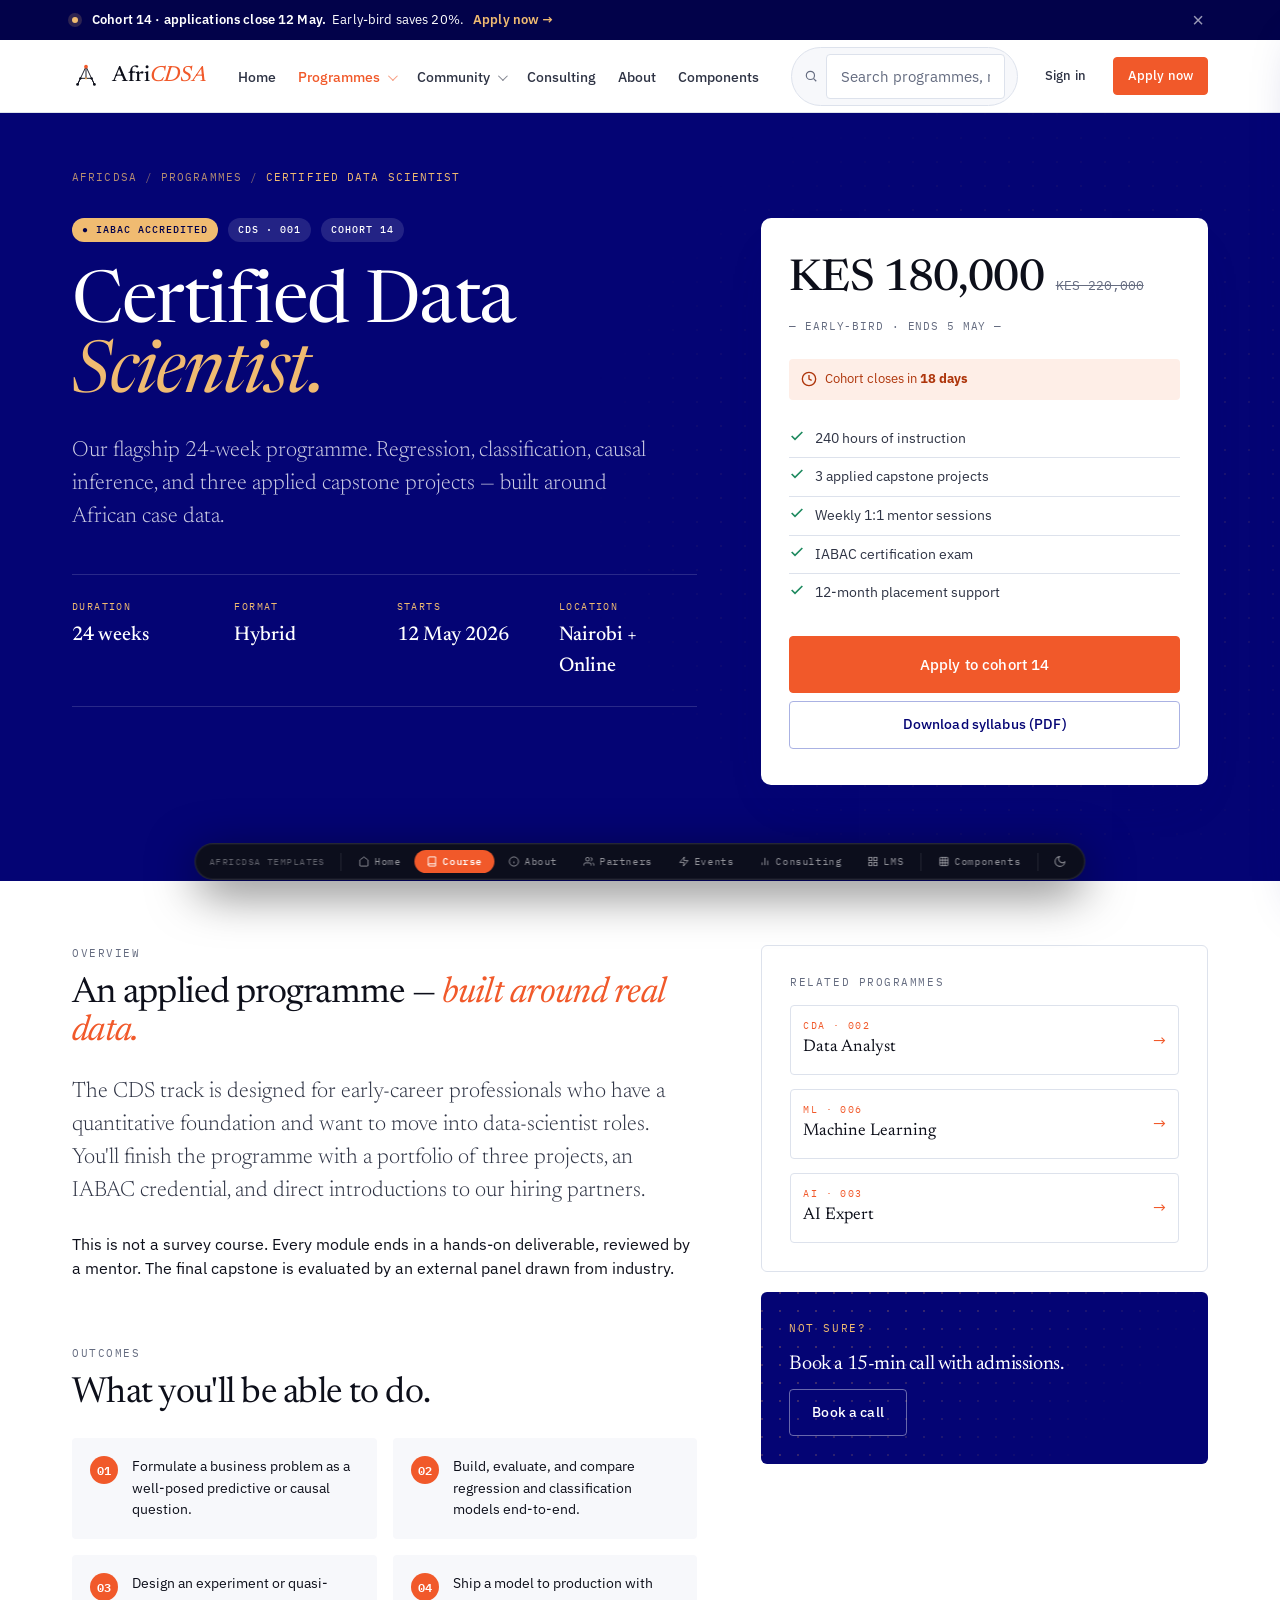
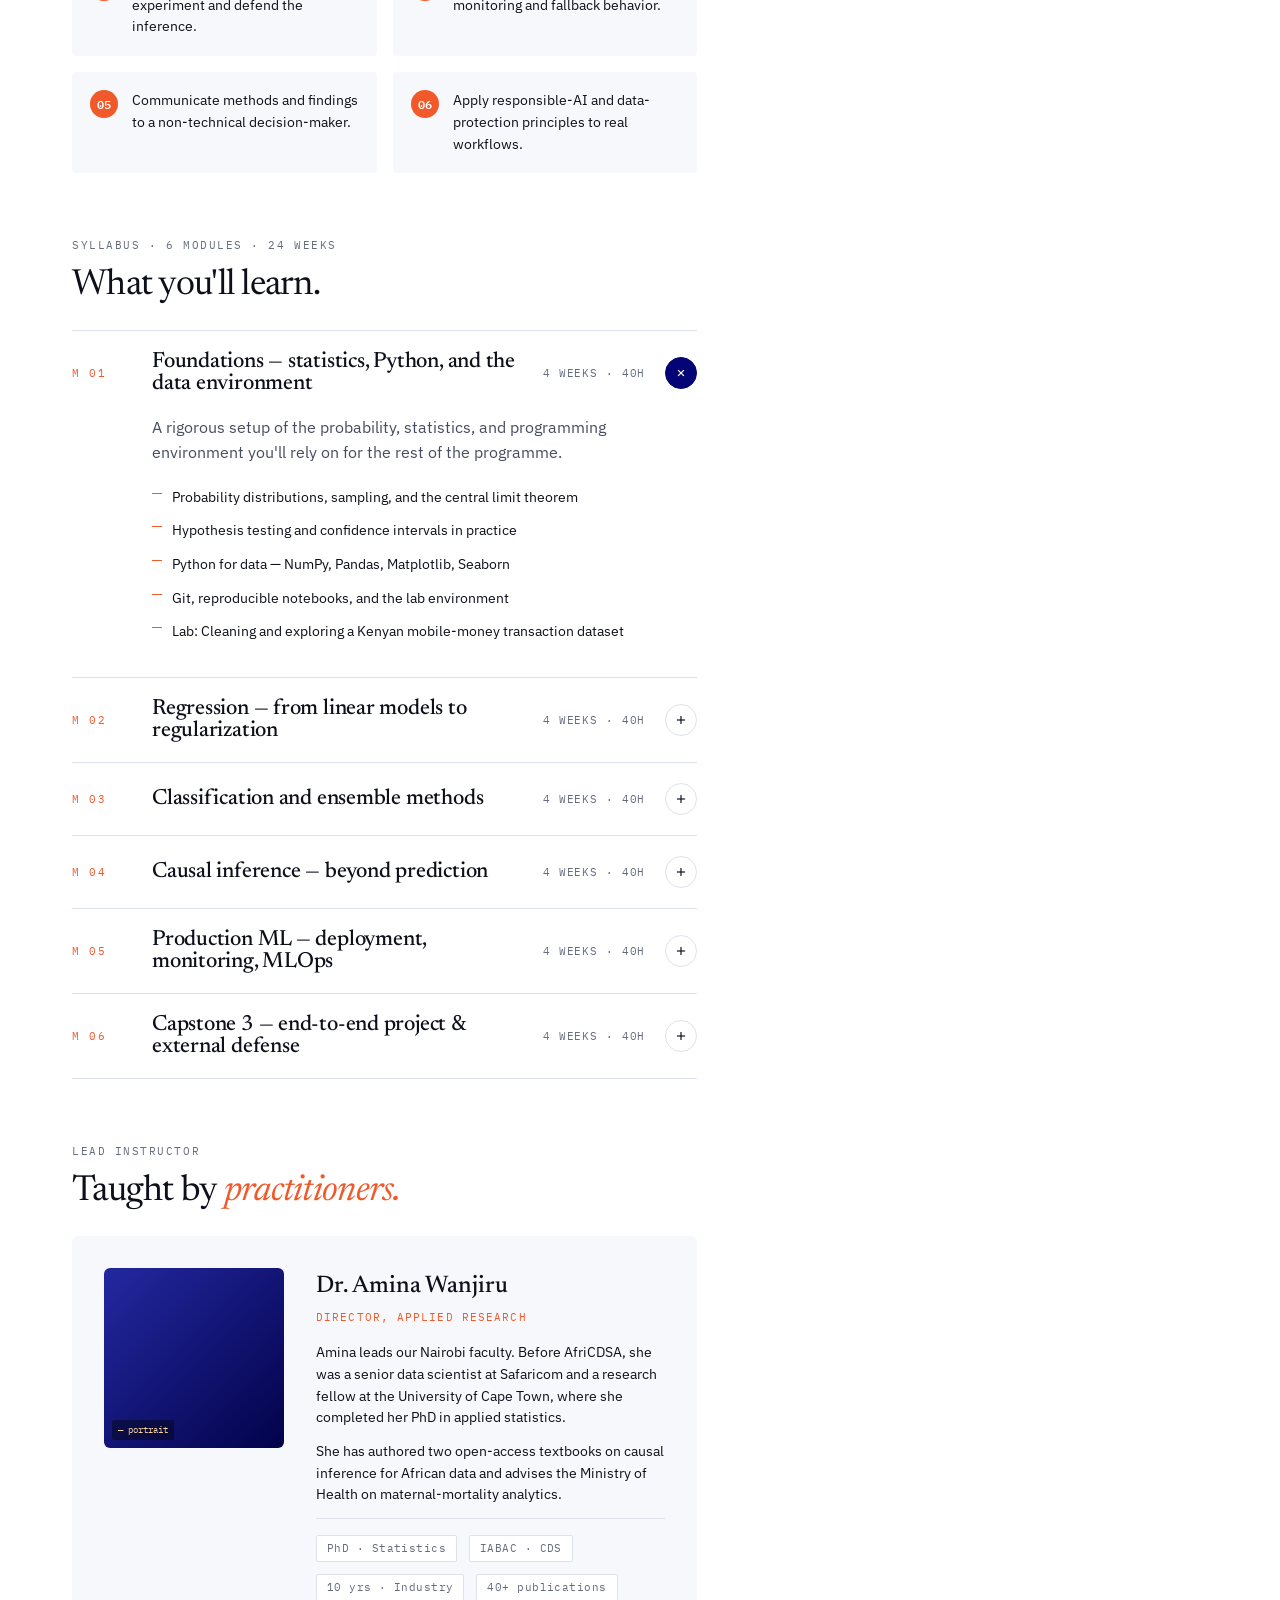
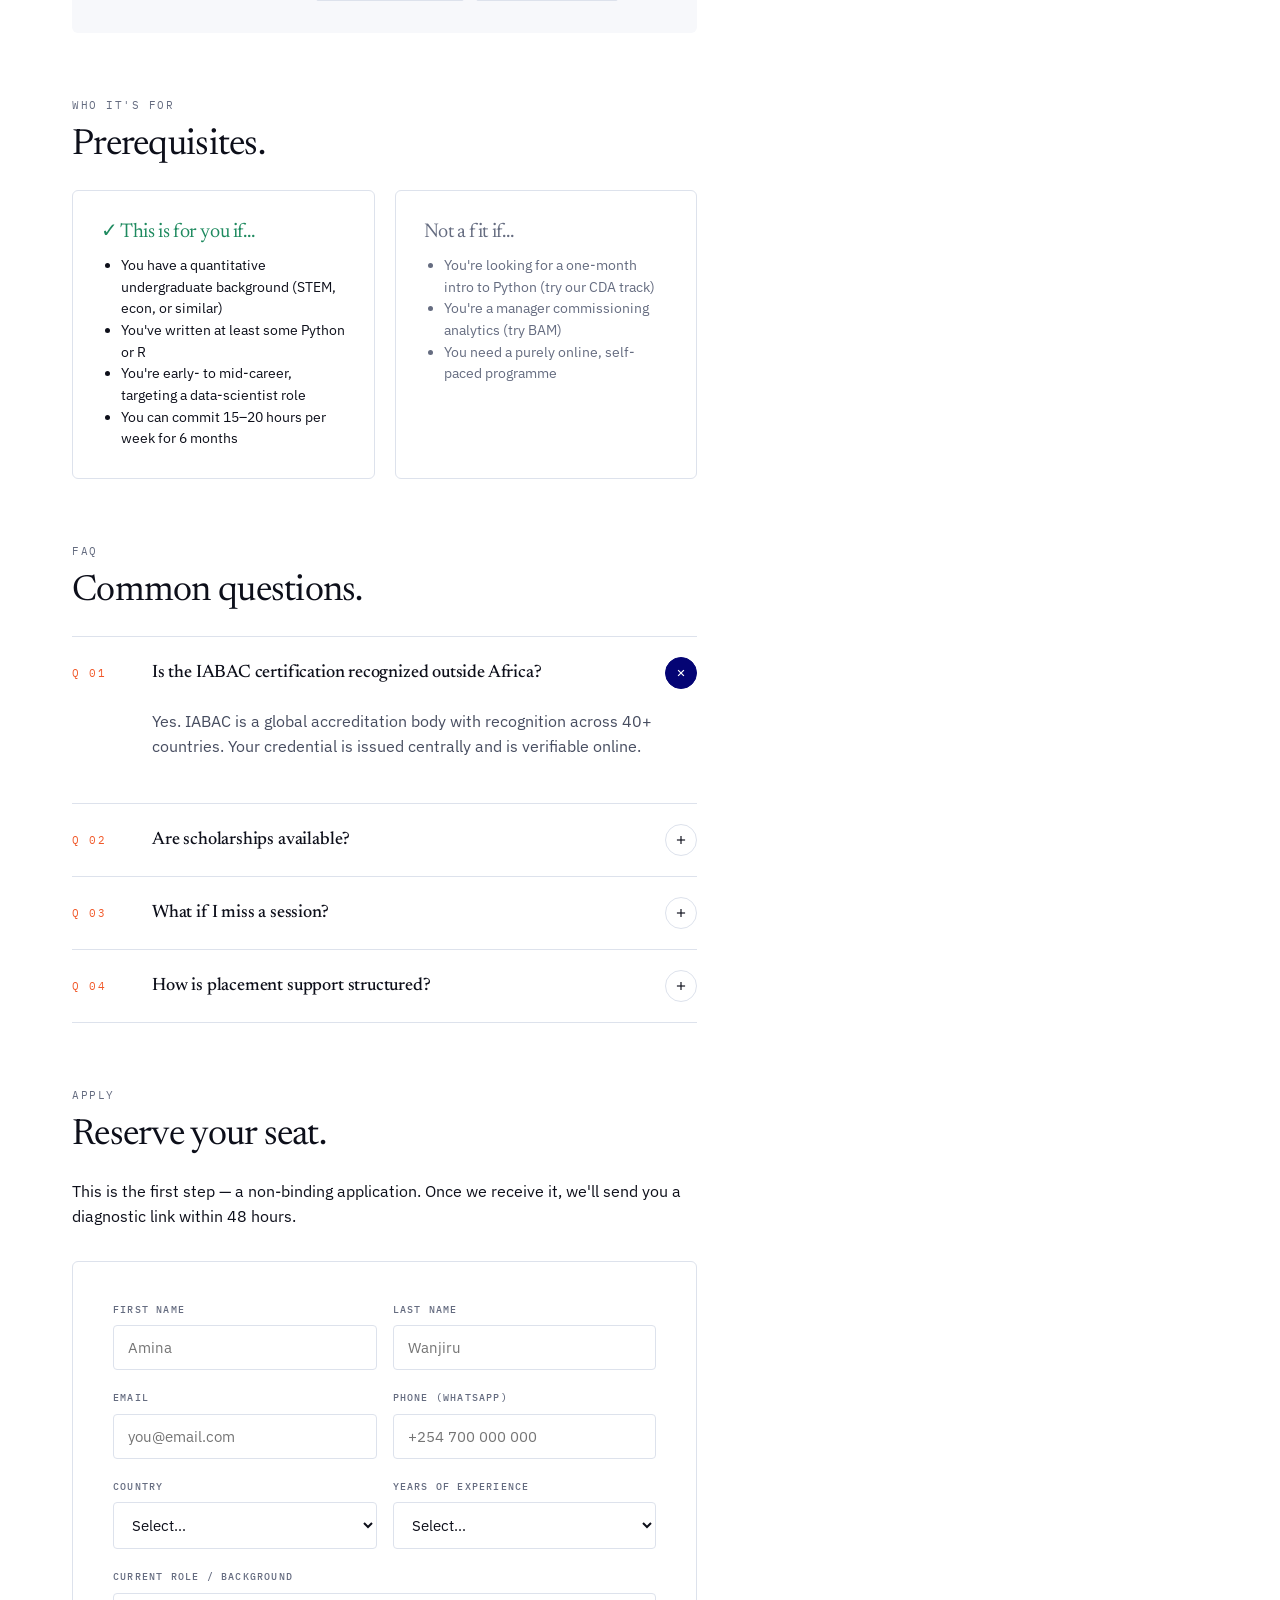
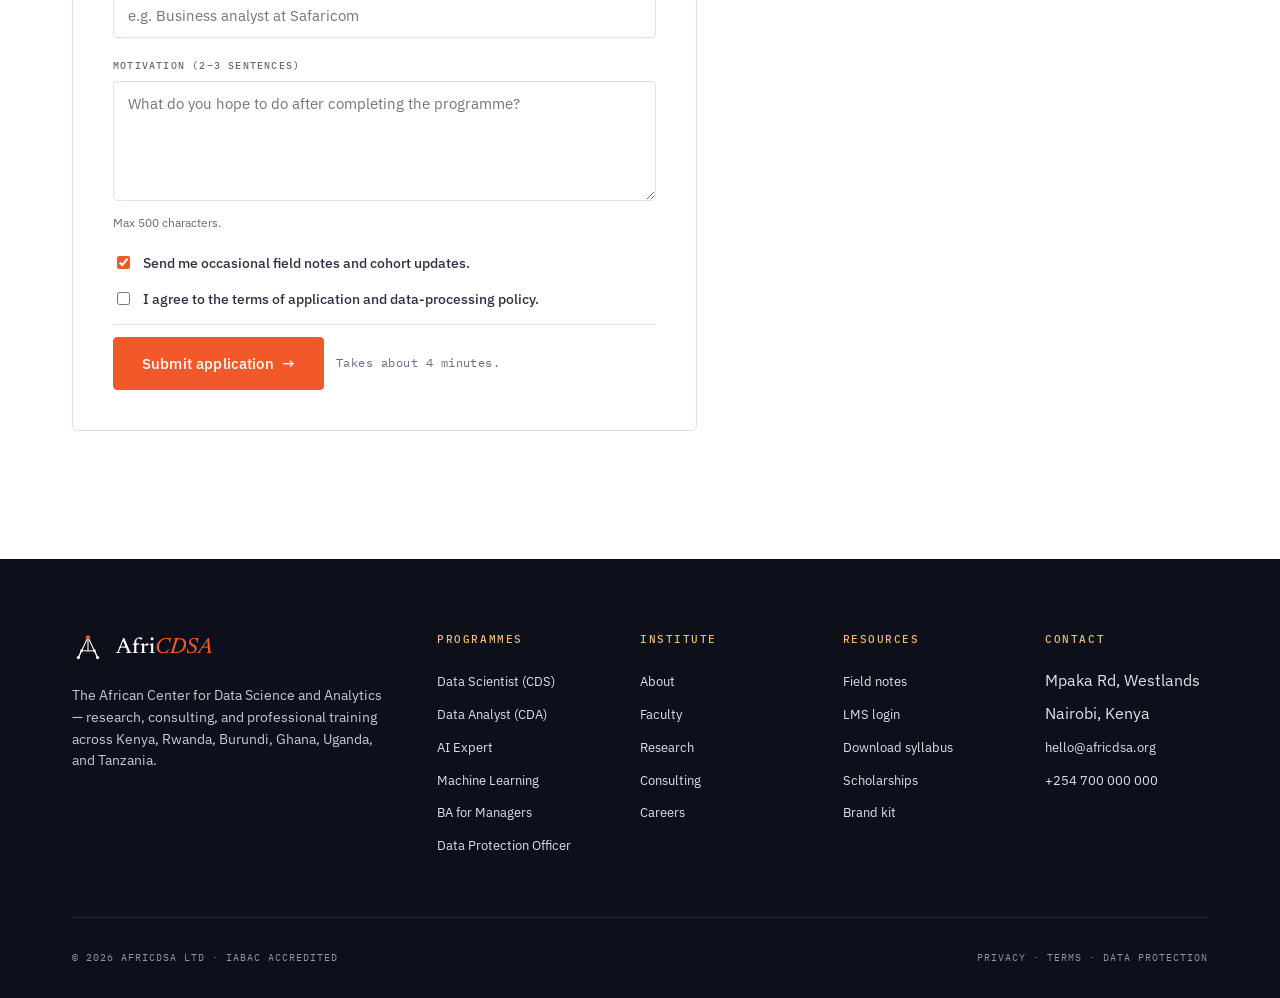
<file: Web Templates.html>
<!doctype html>
<html lang="en">
<head>
<meta charset="utf-8" />
<meta name="viewport" content="width=device-width, initial-scale=1" />
<title>AfriCDSA — Web Templates</title>
<link rel="preconnect" href="https://fonts.googleapis.com">
<link rel="preconnect" href="https://fonts.gstatic.com" crossorigin>
<link href="https://fonts.googleapis.com/css2?family=Newsreader:ital,opsz,wght@0,6..72,300;0,6..72,400;0,6..72,500;0,6..72,600;1,6..72,400&family=IBM+Plex+Sans:wght@300;400;500;600;700&family=IBM+Plex+Mono:wght@400;500;600&display=swap" rel="stylesheet">
<link rel="stylesheet" href="web-templates-extra.css">

<script>
const TWEAK_DEFAULTS = /*EDITMODE-BEGIN*/{
  "page": "course",
  "darkMode": false,
  "density": "comfortable",
  "announce": true
}/*EDITMODE-END*/;
</script>

<style>
:root {
  /* Brand tokens — mirrored from Brand Kit */
  --navy:#040474; --navy-50:#EEF0FB; --navy-100:#D7DBF3; --navy-200:#AAB2E3;
  --navy-300:#7A85D0; --navy-400:#4A56BB; --navy-500:#2328A0; --navy-600:#040474;
  --navy-700:#030360; --navy-800:#02024A; --navy-900:#010132;

  --flamingo:#F1592A; --flamingo-50:#FEEEE7; --flamingo-100:#FCD4C3; --flamingo-200:#F9B098;
  --flamingo-400:#F36C42; --flamingo-500:#F1592A; --flamingo-600:#D8430F; --flamingo-700:#AE350B;

  --sand:#EDA455; --sand-50:#FDF5E9; --sand-100:#FAE5C6; --sand-200:#F6D29E;
  --sand-300:#F0BB71; --sand-400:#EDA455; --sand-500:#DF8A30;

  --ink-0:#FFFFFF; --ink-50:#F7F8FB; --ink-100:#EDF0F5; --ink-200:#DDE2EC;
  --ink-300:#C3CAD9; --ink-400:#8D95A8; --ink-500:#656C80; --ink-600:#474D60;
  --ink-700:#2E3344; --ink-800:#1A1D2B; --ink-900:#0D0F1A;

  --success:#1E8A5F; --warning:#E0A32C; --danger:#C4342A; --info:#2F6FE0;

  --bg:var(--ink-0); --panel:#FFFFFF; --surface:var(--ink-50);
  --text:var(--ink-900); --muted:var(--ink-500); --rule:var(--ink-200);

  --font-display:'Newsreader', Georgia, serif;
  --font-body:'IBM Plex Sans', -apple-system, BlinkMacSystemFont, sans-serif;
  --font-mono:'IBM Plex Mono', Menlo, monospace;

  --radius-sm:4px; --radius-md:6px; --radius-lg:10px;
  --shadow-sm:0 1px 2px rgba(4,4,116,0.06);
  --shadow-md:0 8px 24px -12px rgba(4,4,116,0.18);
  --shadow-lg:0 24px 48px -24px rgba(4,4,116,0.28);

  --container:1200px;
  --gutter:32px;
}
html[data-theme="dark"] {
  /* DataCamp-inspired: warm charcoal grays, not navy-black */
  --bg:#1A1D21;       /* main page background — dark charcoal */
  --panel:#22262C;    /* cards, nav, drawers */
  --surface:#1E2228;  /* subtle tinted sections */
  --text:#E9EAEC;     /* primary text — warm near-white */
  --muted:#8B9098;    /* secondary / captions */
  --rule:#2E333A;     /* borders and dividers */
  /* Ink scale: surface levels at the low end, readable text at the high end */
  --ink-0:#1A1D21;
  --ink-50:#1E2228;  --ink-100:#22262C;  --ink-200:#2E333A;
  --ink-300:#3D444D; --ink-400:#5A6270;
  --ink-500:#8B9098;
  --ink-600:#A8AEB8; --ink-700:#C4C9D4; --ink-800:#DDE0E8; --ink-900:#F0F1F4;
}
html[data-density="compact"] { --gutter: 24px; }

*{box-sizing:border-box}
html,body{margin:0;padding:0}
body{
  background:var(--bg); color:var(--text);
  font-family:var(--font-body); font-size:16px; line-height:1.55;
  -webkit-font-smoothing:antialiased;
}

/* ============ TYPOGRAPHY ============ */
.eyebrow{font-family:var(--font-mono); font-size:11px; letter-spacing:0.14em; text-transform:uppercase; color:var(--muted); margin:0 0 14px;}
.eyebrow.on-dark{color:var(--sand-300);}
h1,h2,h3,h4{font-family:var(--font-display); font-weight:400; letter-spacing:-0.02em; margin:0;}
h1{font-size:72px; line-height:0.98;}
h2{font-size:48px; line-height:1.05;}
h3{font-size:28px; line-height:1.2;}
h4{font-size:20px; line-height:1.3;}
em{font-style:italic; color:var(--flamingo);}
p{margin:0 0 1em; max-width:62ch;}
a{color:inherit;}
.lede{font-family:var(--font-display); font-size:22px; font-weight:300; line-height:1.5; color:var(--ink-700); max-width:640px;}
html[data-theme="dark"] .lede{color:var(--ink-800);}
.mono{font-family:var(--font-mono); font-size:12px; letter-spacing:0.04em;}
.small{font-size:13px; color:var(--muted);}

/* ============ LAYOUT ============ */
.container{max-width:var(--container); margin:0 auto; padding:0 var(--gutter);}
.section-py{padding:96px 0;}
.section-py-sm{padding:64px 0;}
.rule{height:1px; background:var(--rule); border:0;}

/* ============ TOP NAV ============ */
.nav{
  position:sticky; top:0; z-index:50;
  background:rgba(255,255,255,0.85); backdrop-filter:blur(12px);
  border-bottom:1px solid var(--rule);
}
html[data-theme="dark"] .nav{background:rgba(26,29,33,0.92);}
.nav-inner{display:flex; align-items:center; gap:32px; height:72px;}
.nav-inner .nav-cta{margin-left:auto;}
.nav-logo{display:flex; align-items:center; gap:12px; text-decoration:none;}
.nav-logo svg{width:28px; height:28px;}
.nav-logo .wm{font-family:var(--font-display); font-size:22px; font-weight:500; letter-spacing:-0.015em;}
.nav-logo .wm em{color:var(--flamingo); font-style:italic;}
.nav-links{display:flex; gap:22px; list-style:none; padding:0; margin:0;}
.nav-links a{color:var(--ink-700); text-decoration:none; font-size:14px; font-weight:500; transition:color 0.15s;}
html[data-theme="dark"] .nav-links a{color:var(--ink-800);}
.nav-links a:hover{color:var(--flamingo);}
.nav-links a.active{color:var(--flamingo);}
.nav-cta{display:flex; gap:12px; align-items:center;}

/* Nav responsive — mobile drawer below 1080px */
@media (max-width:1080px){
  .nav-links{display:none;}
  .nav-search{display:none;}
  .nav-burger{display:inline-flex;}
  .nav-inner{gap:16px;}
}
@media (max-width:640px){
  .nav-cta .btn:not(.nav-burger){display:none;}
}

/* ============ BUTTONS ============ */
.btn{
  display:inline-flex; align-items:center; justify-content:center; gap:8px;
  padding:12px 22px; border-radius:var(--radius-sm);
  font-family:var(--font-body); font-size:14px; font-weight:500;
  letter-spacing:0.01em; text-decoration:none; border:1px solid transparent;
  cursor:pointer; transition:all 0.15s ease; white-space:nowrap;
}
.btn-primary{background:var(--flamingo); color:#fff; border-color:var(--flamingo);}
.btn-primary:hover{background:var(--flamingo-700); border-color:var(--flamingo-700); transform:translateY(-1px); box-shadow:var(--shadow-md);}
.btn-secondary{background:var(--navy-600); color:#fff; border-color:var(--navy-600);}
.btn-secondary:hover{background:var(--navy-800); border-color:var(--navy-800);}
.btn-outline{background:transparent; color:var(--navy-600); border-color:var(--navy-200);}
.btn-outline:hover{background:var(--navy-50); border-color:var(--navy-600);}
html[data-theme="dark"] .btn-outline{color:var(--ink-800); border-color:var(--ink-200);}
html[data-theme="dark"] .btn-outline:hover{background:var(--ink-100);}
.btn-ghost{background:transparent; color:var(--ink-700); border-color:transparent;}
.btn-ghost:hover{background:var(--ink-100); color:var(--navy-600);}
html[data-theme="dark"] .btn-ghost{color:var(--ink-800);}
.btn-link{background:transparent; border:none; color:var(--flamingo); padding:0; font-weight:500; font-size:14px;}
.btn-link:hover{color:var(--flamingo-700); text-decoration:underline;}
.btn-sm{padding:8px 14px; font-size:13px;}
.btn-lg{padding:16px 28px; font-size:15px;}
.btn .arrow{display:inline-block; transition:transform 0.2s;}
.btn:hover .arrow{transform:translateX(3px);}
.btn[disabled]{opacity:0.5; cursor:not-allowed; pointer-events:none;}

/* ============ BADGES / CHIPS ============ */
.badge{
  display:inline-flex; align-items:center; gap:6px;
  padding:4px 10px; border-radius:999px;
  font-family:var(--font-mono); font-size:10px; letter-spacing:0.1em; text-transform:uppercase;
  font-weight:500;
}
.badge-new{background:var(--flamingo-50); color:var(--flamingo-700);}
.badge-accredited{background:var(--navy-50); color:var(--navy-600);}
.badge-live{background:rgba(30,138,95,0.1); color:var(--success);}
.badge-live::before{content:''; width:6px; height:6px; border-radius:999px; background:var(--success); animation:pulse 2s infinite;}
@keyframes pulse{0%,100%{opacity:1;} 50%{opacity:0.4;}}
.badge-cohort{background:var(--sand-100); color:var(--sand-700, #8D5516);}

.chip{
  display:inline-flex; padding:6px 12px; border-radius:999px;
  background:var(--ink-100); color:var(--ink-700);
  font-size:12px; font-weight:500; border:1px solid var(--rule);
  transition:all 0.15s;
}
.chip:hover{background:var(--navy-50); color:var(--navy-600); border-color:var(--navy-200);}
.chip.active{background:var(--navy-600); color:#fff; border-color:var(--navy-600);}

/* ============ FORM ELEMENTS ============ */
.form-group{margin-bottom:20px;}
.form-row{display:grid; grid-template-columns:1fr 1fr; gap:16px;}
label{display:block; font-family:var(--font-mono); font-size:10px; letter-spacing:0.12em; text-transform:uppercase; color:var(--muted); margin-bottom:8px; font-weight:500;}
input[type="text"], input[type="email"], input[type="tel"], input[type="number"], select, textarea{
  width:100%; padding:12px 14px;
  background:var(--panel); color:var(--text);
  border:1px solid var(--rule); border-radius:var(--radius-sm);
  font-family:var(--font-body); font-size:15px;
  transition:border-color 0.15s, box-shadow 0.15s;
}
input:focus, select:focus, textarea:focus{
  outline:none; border-color:var(--navy-600);
  box-shadow:0 0 0 3px rgba(4,4,116,0.12);
}
input.error, select.error{border-color:var(--danger);}
.helper{font-size:12px; color:var(--muted); margin-top:6px;}
.helper.error{color:var(--danger);}
textarea{min-height:120px; resize:vertical; font-family:var(--font-body);}
.checkbox-row{display:flex; align-items:flex-start; gap:10px; margin-bottom:14px;}
.checkbox-row input[type="checkbox"]{margin-top:3px; accent-color:var(--flamingo);}
.checkbox-row label{font-family:var(--font-body); font-size:14px; letter-spacing:0; text-transform:none; color:var(--ink-700); margin:0;}
html[data-theme="dark"] .checkbox-row label{color:var(--ink-800);}

/* ============ CARDS ============ */
.card{
  background:var(--panel); border:1px solid var(--rule);
  border-radius:var(--radius-md); padding:28px;
  transition:transform 0.2s, box-shadow 0.2s, border-color 0.2s;
}
.card-hover:hover{transform:translateY(-4px); box-shadow:var(--shadow-md); border-color:var(--navy-200);}
.card-head{display:flex; align-items:flex-start; justify-content:space-between; margin-bottom:16px;}
.card-title{font-family:var(--font-display); font-size:22px; font-weight:500; margin:0 0 6px; letter-spacing:-0.01em;}
.card-meta{display:flex; gap:16px; font-family:var(--font-mono); font-size:11px; color:var(--muted); letter-spacing:0.06em; text-transform:uppercase; margin-top:14px;}
.card-meta > span{display:flex; align-items:center; gap:6px;}

/* ============ IMAGE STYLES ============ */
/* Image placeholder system — subtle diagonal stripes with monospace label */
.img{
  display:block; width:100%; border-radius:var(--radius-sm);
  overflow:hidden; position:relative; background:var(--ink-100);
}
.img.placeholder{
  background:
    linear-gradient(135deg, rgba(4,4,116,0.02) 0%, rgba(241,89,42,0.03) 100%),
    repeating-linear-gradient(45deg, var(--ink-200) 0 8px, var(--ink-100) 8px 16px);
}
.img.placeholder::after{
  content:attr(data-label);
  position:absolute; bottom:12px; left:12px;
  font-family:var(--font-mono); font-size:11px; letter-spacing:0.08em;
  background:rgba(255,255,255,0.92); color:var(--ink-700);
  padding:5px 10px; border-radius:2px;
}
.img.placeholder.inverse{
  background:
    linear-gradient(135deg, var(--navy-700), var(--navy-500)),
    repeating-linear-gradient(45deg, transparent 0 8px, rgba(255,255,255,0.04) 8px 16px);
}
.img.placeholder.inverse::after{background:rgba(0,0,0,0.5); color:var(--sand-200);}
.img .duotone-overlay{
  position:absolute; inset:0;
  background:linear-gradient(135deg, rgba(4,4,116,0.35), rgba(241,89,42,0.15));
  mix-blend-mode:multiply;
}
.img-ratio-16-9{aspect-ratio:16/9;}
.img-ratio-4-3{aspect-ratio:4/3;}
.img-ratio-1-1{aspect-ratio:1/1;}
.img-ratio-3-4{aspect-ratio:3/4;}

/* Image + caption pattern */
.figure figcaption{
  font-family:var(--font-mono); font-size:11px; letter-spacing:0.06em;
  color:var(--muted); margin-top:10px;
  padding-left:12px; border-left:2px solid var(--flamingo);
}

/* Image with dot overlay (brand signature) */
.img.with-mesh::before{
  content:''; position:absolute; inset:0;
  background-image:radial-gradient(circle at 1px 1px, rgba(237,164,85,0.25) 1px, transparent 1.2px);
  background-size:18px 18px;
  mask-image:linear-gradient(135deg, black 20%, transparent 70%);
  pointer-events:none;
}

/* ============ HOMEPAGE ============ */

/* Hero */
.hero{
  position:relative; overflow:hidden;
  padding:96px 0 120px;
  background:var(--panel);
}
.hero-bg{
  position:absolute; inset:0; pointer-events:none;
  overflow:hidden;
}
.hero-bg svg{
  position:absolute; inset:0; width:100%; height:100%;
}
.hero-grid{display:grid; grid-template-columns:1.15fr 1fr; gap:80px; align-items:center; position:relative;}
.hero-left h1{margin-bottom:28px; max-width:620px;}
.hero-left .lede{margin-bottom:40px;}
.hero-ctas{display:flex; gap:14px; margin-bottom:40px; flex-wrap:wrap;}
.hero-proof{display:flex; gap:32px; padding-top:28px; border-top:1px solid var(--rule);}
.hero-proof .stat .n{font-family:var(--font-display); font-size:32px; line-height:1; color:var(--navy-600);}
.hero-proof .stat .l{font-family:var(--font-mono); font-size:10px; letter-spacing:0.12em; color:var(--muted); text-transform:uppercase; margin-top:6px;}
html[data-theme="dark"] .hero-proof .stat .n{color:var(--ink-800);}
.hero-right{position:relative;}
.hero-visual{
  aspect-ratio:4/5; border-radius:var(--radius-lg); overflow:hidden;
  position:relative; background:var(--navy-600);
}
.hero-visual .pattern-layer{position:absolute; inset:0;}
.hero-visual .img-layer{
  position:absolute; inset:20px;
  background:linear-gradient(160deg, var(--navy-500), var(--navy-800)),
             repeating-linear-gradient(45deg, transparent 0 8px, rgba(255,255,255,0.04) 8px 16px);
  border-radius:var(--radius-md);
  display:flex; align-items:flex-end; padding:24px;
}
.hero-visual .img-layer::after{
  content:'— cohort working session · Nairobi';
  font-family:var(--font-mono); font-size:11px; letter-spacing:0.06em;
  background:rgba(0,0,0,0.45); color:var(--sand-200);
  padding:6px 10px; border-radius:2px;
}
.hero-float{
  position:absolute; bottom:-24px; left:-24px;
  background:var(--flamingo); color:#fff;
  padding:20px 24px; border-radius:var(--radius-md);
  box-shadow:var(--shadow-lg);
  max-width:240px;
}
.hero-float .mono{color:rgba(255,255,255,0.75); margin-bottom:6px; display:block;}
.hero-float .q{font-family:var(--font-display); font-size:17px; line-height:1.3; font-weight:400;}

/* Trusted by strip */
.trust{padding:32px 0; border-top:1px solid var(--rule); border-bottom:1px solid var(--rule); background:var(--surface);}
.trust-inner{display:flex; align-items:center; gap:48px; flex-wrap:wrap; justify-content:space-between;}
.trust-label{font-family:var(--font-mono); font-size:11px; letter-spacing:0.14em; text-transform:uppercase; color:var(--muted);}
.trust-logos{display:flex; gap:48px; flex-wrap:wrap; align-items:center; opacity:0.7;}
.trust-logo{font-family:var(--font-display); font-size:20px; font-weight:500; color:var(--ink-600); letter-spacing:0.02em;}
html[data-theme="dark"] .trust-logo{color:var(--ink-800);}

/* Programmes grid */
/* ─── Programmes ─── */
.programmes{ position:relative; }
.programmes-head{ display:flex; justify-content:space-between; align-items:flex-start; margin-bottom:12px; gap:40px; }
.programmes-head > div{ max-width:600px; }
.programmes-head .prog-sub{ font-size:15px; color:var(--ink-600); margin-top:10px; }
/* Filter tabs */
.prog-filter{ display:flex; gap:8px; margin-bottom:40px; flex-wrap:wrap; padding-bottom:20px; border-bottom:1px solid var(--rule); }
.prog-filter .pf-tab{
  font-family:var(--font-mono); font-size:10.5px; letter-spacing:0.1em; text-transform:uppercase;
  background:transparent; border:1px solid var(--rule); color:var(--muted);
  padding:7px 16px; border-radius:999px; cursor:pointer; transition:all 0.15s;
}
.prog-filter .pf-tab:hover{ border-color:var(--navy-300); color:var(--text); }
.prog-filter .pf-tab.active{ background:var(--navy-600); border-color:var(--navy-600); color:#fff; }
html[data-theme="dark"] .prog-filter .pf-tab.active{ background:var(--ink-300); border-color:var(--ink-300); color:var(--bg); }
/* Grid */
.prog-grid{ display:grid; grid-template-columns:1fr 1fr 1fr; gap:20px; }
/* ─── Featured flagship card ─── */
.prog-featured{
  grid-column:1 / -1;
  display:grid; grid-template-columns:5fr 6fr;
  background:var(--panel); border:1px solid var(--rule); border-radius:var(--radius-lg); overflow:hidden;
  transition:box-shadow 0.2s; text-decoration:none; color:inherit;
}
.prog-featured:hover{ box-shadow:0 16px 48px rgba(4,4,116,0.12); }
html[data-theme="dark"] .prog-featured:hover{ box-shadow:0 16px 48px rgba(0,0,0,0.4); }
/* Visual panel */
.pf-visual{
  background:#040474; position:relative; overflow:hidden;
  display:flex; flex-direction:column; justify-content:flex-end; padding:36px; min-height:340px;
}
.pf-visual::before{
  content:''; position:absolute; inset:0;
  background:radial-gradient(ellipse at 25% 65%, rgba(241,89,42,0.25) 0%, transparent 65%),
             radial-gradient(ellipse at 80% 20%, rgba(237,164,85,0.12) 0%, transparent 55%);
}
.pf-visual .pf-dotgrid{
  position:absolute; inset:0; opacity:0.55;
  background-image:radial-gradient(circle, rgba(237,164,85,0.28) 1px, transparent 1px);
  background-size:22px 22px;
}
.pf-visual .pf-gridlines{
  position:absolute; inset:0; opacity:0.09;
  background-image:linear-gradient(to right,#EDA455 1px,transparent 1px),linear-gradient(to bottom,#EDA455 1px,transparent 1px);
  background-size:44px 44px;
}
.pf-visual .pf-wm{
  position:absolute; top:-8px; right:-16px;
  font-family:var(--font-mono); font-size:148px; font-weight:700; letter-spacing:-6px;
  color:rgba(255,255,255,0.05); line-height:1; pointer-events:none; user-select:none;
}
/* Accreditation seal */
.pf-seal{
  position:absolute; top:28px; right:28px;
  width:68px; height:68px; border-radius:999px; border:1.5px solid rgba(237,164,85,0.45);
  display:flex; flex-direction:column; align-items:center; justify-content:center; gap:1px;
  background:rgba(4,4,116,0.75); backdrop-filter:blur(8px);
}
.pf-seal .seal-name{ font-family:var(--font-mono); font-size:14px; font-weight:700; color:#EDA455; letter-spacing:0.02em; }
.pf-seal .seal-label{ font-family:var(--font-mono); font-size:7px; color:rgba(237,164,85,0.6); letter-spacing:0.14em; text-transform:uppercase; }
/* Visual copy */
.pf-vis-label{ font-family:var(--font-mono); font-size:10px; letter-spacing:0.18em; text-transform:uppercase; color:rgba(237,164,85,0.65); margin-bottom:8px; position:relative; }
.pf-vis-title{ font-family:var(--font-display); font-size:34px; line-height:1.1; font-weight:500; color:#fff; position:relative; margin-bottom:22px; letter-spacing:-0.02em; }
/* Stat chips inside visual */
.pf-vis-stats{ display:flex; gap:12px; position:relative; flex-wrap:wrap; }
.pf-vs{ background:rgba(255,255,255,0.08); border:1px solid rgba(255,255,255,0.12); border-radius:8px; padding:10px 14px; }
.pf-vs .vsn{ font-family:var(--font-display); font-size:22px; font-weight:500; color:#fff; line-height:1; }
.pf-vs .vsl{ font-family:var(--font-mono); font-size:8px; letter-spacing:0.12em; text-transform:uppercase; color:rgba(237,164,85,0.65); margin-top:4px; }
/* Body panel */
.pf-body{ padding:40px 44px; display:flex; flex-direction:column; justify-content:center; }
.pf-eyebrow{ display:inline-flex; align-items:center; gap:8px; font-family:var(--font-mono); font-size:10px; letter-spacing:0.14em; text-transform:uppercase; color:var(--flamingo); margin-bottom:16px; }
.pf-eyebrow::before{ content:''; width:22px; height:2px; background:var(--flamingo); border-radius:1px; }
.pf-body h3{ font-family:var(--font-display); font-size:26px; font-weight:500; letter-spacing:-0.02em; margin:0 0 10px; }
.pf-body .pf-desc{ font-size:15px; color:var(--ink-600); line-height:1.65; margin-bottom:22px; }
html[data-theme="dark"] .pf-body .pf-desc{ color:var(--ink-800); }
/* Outcomes list */
.pf-outcomes{ list-style:none; padding:0; margin:0 0 24px; display:flex; flex-direction:column; gap:8px; }
.pf-outcomes li{ display:flex; align-items:flex-start; gap:10px; font-size:14px; color:var(--text); line-height:1.4; }
.pf-outcomes li .ck{ width:20px; height:20px; border-radius:4px; background:rgba(241,89,42,0.1); display:inline-flex; align-items:center; justify-content:center; flex-shrink:0; margin-top:1px; font-family:var(--font-mono); font-size:10px; font-weight:700; color:var(--flamingo); }
/* Meta row */
.pf-meta{ display:flex; flex-wrap:wrap; gap:8px; padding:20px 0; border-top:1px solid var(--rule); border-bottom:1px solid var(--rule); margin-bottom:24px; }
.pf-meta span{ font-family:var(--font-mono); font-size:10px; letter-spacing:0.1em; text-transform:uppercase; background:var(--surface); border:1px solid var(--rule); color:var(--ink-600); padding:5px 12px; border-radius:999px; }
/* CTA row */
.pf-cta{ display:flex; align-items:center; justify-content:space-between; gap:16px; }
.pf-cta .pf-price .from{ font-family:var(--font-mono); font-size:9.5px; letter-spacing:0.1em; text-transform:uppercase; color:var(--muted); display:block; margin-bottom:3px; }
.pf-cta .pf-price .amt{ font-family:var(--font-mono); font-size:20px; font-weight:600; color:var(--text); }
.pf-cta .pf-btns{ display:flex; gap:10px; }
.pf-cta .btn-ghost{ font-size:13px; font-weight:500; font-family:var(--font-body); color:var(--text); background:transparent; border:1px solid var(--rule); padding:9px 18px; border-radius:var(--radius-sm); cursor:pointer; transition:border-color 0.15s; }
.pf-cta .btn-ghost:hover{ border-color:var(--text); }
.pf-cta .btn-flamingo{ font-size:13px; font-weight:600; font-family:var(--font-body); color:#fff; background:var(--flamingo); border:none; padding:9px 20px; border-radius:var(--radius-sm); cursor:pointer; transition:background 0.15s,transform 0.1s; display:inline-flex; align-items:center; gap:6px; }
.pf-cta .btn-flamingo:hover{ background:var(--flamingo-700); transform:translateY(-1px); }
/* ─── Standard programme cards ─── */
.prog-card{
  background:var(--panel); border:1px solid var(--rule); border-radius:var(--radius-md); overflow:hidden;
  display:flex; flex-direction:column; text-decoration:none; color:inherit; cursor:pointer; position:relative;
  transition:transform 0.2s, box-shadow 0.2s, border-color 0.2s;
}
.prog-card:hover{ transform:translateY(-5px); box-shadow:0 12px 36px rgba(4,4,116,0.1); border-color:transparent; }
html[data-theme="dark"] .prog-card:hover{ box-shadow:0 12px 36px rgba(0,0,0,0.35); }
/* Top accent bar */
.prog-card::before{ content:''; position:absolute; top:0; left:0; right:0; height:3px; z-index:1; }
.prog-card.c-flamingo::before{ background:var(--flamingo); }
.prog-card.c-navy::before{ background:var(--navy-600); }
.prog-card.c-sand::before{ background:var(--sand-500); }
.prog-card.c-ai::before{ background:linear-gradient(to right,var(--navy-600),var(--flamingo)); }
.prog-card.c-dark::before{ background:var(--navy-500); }
.prog-card.c-grad::before{ background:var(--flamingo-700); }
/* Art area */
.pc-art{ height:136px; position:relative; overflow:hidden; display:flex; align-items:center; justify-content:center; }
.prog-card.c-flamingo .pc-art{ background:linear-gradient(135deg,#c94520,var(--flamingo)); }
.prog-card.c-navy .pc-art{ background:linear-gradient(135deg,#020252,var(--navy-600)); }
.prog-card.c-sand .pc-art{ background:linear-gradient(135deg,#c47a20,var(--sand-400)); }
.prog-card.c-ai .pc-art{ background:linear-gradient(135deg,#020252,#2a0a6e); }
.prog-card.c-dark .pc-art{ background:linear-gradient(135deg,var(--navy-800),var(--navy-600)); }
.prog-card.c-grad .pc-art{ background:linear-gradient(135deg,var(--flamingo-700),#e8432a); }
/* Watermark code */
.pc-art .pc-wm{ position:absolute; font-family:var(--font-mono); font-weight:700; font-size:76px; letter-spacing:-3px; opacity:0.14; color:#fff; line-height:1; pointer-events:none; user-select:none; }
/* Status badge in art */
.pc-art .pc-badge{ position:absolute; top:12px; right:12px; }
/* Dot pattern overlay */
.pc-art::after{
  content:''; position:absolute; inset:0; pointer-events:none;
  background-image:radial-gradient(circle,rgba(255,255,255,0.18) 1px,transparent 1px);
  background-size:18px 18px;
}
/* Body */
.pc-body{ padding:22px 22px 16px; flex:1; display:flex; flex-direction:column; }
.pc-cat{ font-family:var(--font-mono); font-size:9.5px; letter-spacing:0.14em; text-transform:uppercase; color:var(--muted); margin-bottom:8px; }
.pc-title{ font-family:var(--font-display); font-size:17px; font-weight:500; letter-spacing:-0.01em; color:var(--text); margin:0 0 9px; line-height:1.25; }
.pc-desc{ font-size:13.5px; color:var(--ink-600); line-height:1.58; margin-bottom:14px; display:-webkit-box; -webkit-line-clamp:2; -webkit-box-orient:vertical; overflow:hidden; }
html[data-theme="dark"] .pc-desc{ color:var(--ink-800); }
/* Outcome bullets */
.pc-wins{ list-style:none; padding:0; margin:0 0 16px; display:flex; flex-direction:column; gap:5px; }
.pc-wins li{ display:flex; align-items:center; gap:8px; font-size:12.5px; color:var(--ink-600); }
.pc-wins li::before{ content:''; width:5px; height:5px; border-radius:999px; background:var(--flamingo); flex-shrink:0; }
html[data-theme="dark"] .pc-wins li{ color:var(--ink-800); }
/* Pills */
.pc-pills{ display:flex; gap:6px; flex-wrap:wrap; margin-top:auto; }
.pc-pills span{ font-family:var(--font-mono); font-size:9px; letter-spacing:0.06em; text-transform:uppercase; background:var(--surface); border:1px solid var(--rule); color:var(--ink-600); padding:3px 9px; border-radius:999px; }
/* Footer */
.pc-foot{ padding:16px 22px; border-top:1px solid var(--rule); display:flex; justify-content:space-between; align-items:center; gap:10px; }
.pc-price{ font-family:var(--font-mono); font-size:18px; font-weight:700; color:var(--text); }
.pc-price small{ display:block; font-size:8.5px; letter-spacing:0.1em; text-transform:uppercase; color:var(--muted); font-weight:400; margin-bottom:3px; }
.pc-enrol{ font-size:13px; font-weight:700; font-family:var(--font-body); color:#fff; background:var(--flamingo); border:none; padding:10px 20px; border-radius:var(--radius-sm); cursor:pointer; transition:background 0.15s,transform 0.1s; white-space:nowrap; }
.pc-enrol:hover{ background:var(--flamingo-700); transform:translateY(-2px); }

/* Two-col feature (consulting) */
.two-col{display:grid; grid-template-columns:1fr 1fr; gap:72px; align-items:center;}
.two-col .visual{
  aspect-ratio:1; border-radius:var(--radius-lg); overflow:hidden;
  position:relative; background:var(--navy-600);
}

/* How it works */
.steps{display:grid; grid-template-columns:repeat(4, 1fr); gap:24px; margin-top:48px;}
.step{padding:28px; border-left:2px solid var(--flamingo); background:var(--surface); border-radius:0 var(--radius-md) var(--radius-md) 0;}
.step .n{font-family:var(--font-mono); font-size:10px; letter-spacing:0.14em; color:var(--flamingo); margin-bottom:12px; text-transform:uppercase;}
.step h4{margin-bottom:10px;}
.step p{font-size:14px; color:var(--ink-600); margin:0;}
html[data-theme="dark"] .step p{color:var(--ink-800);}

/* Testimonials */
.testi-grid{display:grid; grid-template-columns:repeat(3, 1fr); gap:20px;}
.testi{background:var(--panel); border:1px solid var(--rule); border-radius:var(--radius-md); padding:28px;}
.testi .quote{font-family:var(--font-display); font-size:18px; line-height:1.45; font-weight:400; color:var(--text); margin-bottom:24px; min-height:140px;}
.testi .author{display:flex; gap:14px; align-items:center; padding-top:18px; border-top:1px solid var(--rule);}
.testi .avatar{width:44px; height:44px; border-radius:999px; background:var(--navy-100); display:flex; align-items:center; justify-content:center; font-family:var(--font-display); font-size:17px; color:var(--navy-600); font-weight:500;}
.testi .name{font-size:14px; font-weight:500; margin:0 0 2px;}
.testi .role{font-family:var(--font-mono); font-size:10px; letter-spacing:0.1em; text-transform:uppercase; color:var(--muted);}

/* Stats band */
.stats-band{
  background:var(--navy-600); color:#fff;
  padding:80px 0; position:relative; overflow:hidden;
}
.stats-band::before{
  content:''; position:absolute; inset:0;
  background-image:radial-gradient(circle at 1px 1px, rgba(237,164,85,0.2) 1px, transparent 1.2px);
  background-size:22px 22px;
  mask-image:linear-gradient(135deg, black 20%, transparent 80%);
}
.stats-grid{display:grid; grid-template-columns:repeat(4, 1fr); gap:40px; position:relative;}
.stat-big .n{font-family:var(--font-display); font-size:72px; line-height:1; letter-spacing:-0.03em;}
.stat-big .n em{color:var(--sand-300); font-style:italic;}
.stat-big .l{font-family:var(--font-mono); font-size:11px; letter-spacing:0.14em; text-transform:uppercase; color:var(--sand-300); margin-top:12px;}
.stat-big .d{font-size:14px; color:rgba(255,255,255,0.75); margin-top:8px; max-width:200px;}

/* Insights (blog teaser) */
.insights-grid{ display:grid; grid-template-columns:5fr 4fr; gap:24px; align-items:start; }
.insights-right{ display:flex; flex-direction:column; gap:20px; }
.insight{ background:var(--panel); border:1px solid var(--rule); border-radius:var(--radius-md); overflow:hidden; display:flex; flex-direction:column; transition:box-shadow 0.2s, transform 0.2s; }
.insight:hover{ transform:translateY(-4px); box-shadow:0 12px 36px rgba(4,4,116,0.1); }
html[data-theme="dark"] .insight:hover{ box-shadow:0 12px 36px rgba(0,0,0,0.35); }
.insight .cover{ height:180px; background:var(--sand-100); position:relative; overflow:hidden; flex-shrink:0; }
.insight.large .cover{ height:300px; }
.insight .ins-read-badge{ position:absolute; bottom:14px; left:14px; font-family:var(--font-mono); font-size:9.5px; letter-spacing:0.1em; text-transform:uppercase; background:rgba(0,0,0,0.55); color:rgba(255,255,255,0.9); padding:4px 10px; border-radius:2px; backdrop-filter:blur(4px); z-index:1; }
.insight .body{ padding:22px 24px 24px; display:flex; flex-direction:column; flex:1; }
.insight.large .body{ padding:28px 32px 32px; }
.insight .tag{ font-family:var(--font-mono); font-size:9.5px; letter-spacing:0.14em; text-transform:uppercase; color:var(--flamingo); margin-bottom:10px; }
.insight h4{ margin-bottom:10px; font-size:18px; line-height:1.3; letter-spacing:-0.01em; }
.insight.large h4{ font-size:26px; line-height:1.2; }
.insight .deck{ font-size:14px; line-height:1.6; color:var(--ink-600); margin-bottom:16px; flex:1; display:-webkit-box; -webkit-line-clamp:3; -webkit-box-orient:vertical; overflow:hidden; }
.insight.large .deck{ font-size:15px; line-height:1.65; -webkit-line-clamp:4; margin-bottom:20px; max-width:62ch; }
html[data-theme="dark"] .insight .deck{ color:var(--ink-800); }
.insight-stats{ display:grid; grid-template-columns:repeat(3,1fr); gap:0; border-top:1px solid var(--rule); border-bottom:1px solid var(--rule); margin-bottom:22px; }
.is-item{ padding:16px 0; border-right:1px solid var(--rule); }
.is-item:last-child{ border-right:0; }
.is-n{ font-family:var(--font-display); font-size:32px; font-weight:400; line-height:1; letter-spacing:-0.02em; color:var(--navy-600); display:flex; align-items:baseline; gap:5px; }
.is-n .unit{ font-family:var(--font-mono); font-size:9.5px; letter-spacing:0.1em; color:var(--muted); text-transform:uppercase; }
html[data-theme="dark"] .is-n{ color:var(--ink-800); }
.is-l{ font-family:var(--font-mono); font-size:9.5px; letter-spacing:0.1em; text-transform:uppercase; color:var(--muted); margin-top:5px; }
.insight-foot{ display:flex; align-items:center; justify-content:space-between; gap:16px; flex-wrap:wrap; margin-top:auto; }
.insight-by{ display:flex; align-items:center; gap:10px; }
.by-av{ width:34px; height:34px; border-radius:999px; background:linear-gradient(135deg,var(--navy-600),var(--flamingo)); color:#fff; display:flex; align-items:center; justify-content:center; font-family:var(--font-mono); font-size:10px; font-weight:500; flex-shrink:0; }
.by-n{ font-size:13px; font-weight:500; color:var(--text); line-height:1.2; }
.by-r{ font-family:var(--font-mono); font-size:9.5px; letter-spacing:0.07em; text-transform:uppercase; color:var(--muted); margin-top:2px; }
.insight-cta{ font-size:13.5px; font-weight:500; color:var(--flamingo); text-decoration:none; display:inline-flex; align-items:center; gap:5px; white-space:nowrap; font-family:var(--font-body); }
.insight-cta:hover{ color:var(--flamingo-700); }
.insight-cta .arrow{ transition:transform 0.2s; }
.insight-cta:hover .arrow{ transform:translateX(3px); }
.insight .meta{ font-family:var(--font-mono); font-size:10.5px; color:var(--muted); letter-spacing:0.06em; margin-top:14px; }
/* Small-card specific footer */
.insight.small .ins-foot{ display:flex; align-items:center; justify-content:space-between; gap:10px; padding-top:14px; border-top:1px solid var(--rule); margin-top:auto; }
.insight.small .ins-foot .by-av-sm{ width:28px; height:28px; border-radius:999px; background:linear-gradient(135deg,var(--navy-600),var(--flamingo)); color:#fff; display:flex; align-items:center; justify-content:center; font-family:var(--font-mono); font-size:9px; font-weight:500; flex-shrink:0; }
.insight.small .ins-foot .by-name{ font-size:12.5px; font-weight:500; color:var(--text); }
.insight.small .ins-foot .by-time{ font-family:var(--font-mono); font-size:9.5px; color:var(--muted); letter-spacing:0.06em; }

/* CTA band */
.cta-band{
  background:var(--flamingo); color:#fff; padding:80px 0;
  position:relative; overflow:hidden;
}
.cta-band::before{
  content:''; position:absolute; inset:0;
  background-image:radial-gradient(circle at 1px 1px, rgba(255,255,255,0.18) 1px, transparent 1.2px);
  background-size:26px 26px;
  mask-image:radial-gradient(circle at 80% 50%, black 20%, transparent 70%);
}
.cta-inner{display:grid; grid-template-columns:1.35fr 1fr; gap:64px; align-items:center; position:relative;}
.cta-inner h2{color:#fff; font-size:56px; line-height:1.0; margin:0 0 18px; max-width:100%;}
.cta-inner h2 em{color:var(--navy-600);}
.cta-eyebrow{color:rgba(255,255,255,0.78) !important; margin-bottom:18px;}
.cta-deck{font-size:16px; line-height:1.55; color:rgba(255,255,255,0.9); margin:0 0 28px; max-width:56ch;}
.cta-actions{display:flex; gap:12px; flex-wrap:wrap; margin-bottom:22px;}
.cta-reassure{display:flex; gap:20px; flex-wrap:wrap; font-family:var(--font-mono); font-size:11px; letter-spacing:0.08em; color:rgba(255,255,255,0.8); text-transform:uppercase;}
.cta-right{background:rgba(4,4,116,0.35); border:1px solid rgba(255,255,255,0.18); backdrop-filter:blur(8px); border-radius:var(--radius-md); padding:28px; position:relative;}
.cta-countdown{padding-bottom:22px; border-bottom:1px solid rgba(255,255,255,0.22); margin-bottom:20px;}
.cd-label{font-family:var(--font-mono); font-size:10px; letter-spacing:0.14em; text-transform:uppercase; color:rgba(255,255,255,0.75); margin-bottom:14px;}
.cd-grid{display:flex; align-items:center; gap:10px;}
.cd-unit{flex:1; background:rgba(255,255,255,0.08); padding:14px 10px; border-radius:4px; text-align:center;}
.cd-n{font-family:var(--font-display); font-size:44px; font-weight:400; line-height:1; letter-spacing:-0.02em; color:#fff;}
.cd-u{font-family:var(--font-mono); font-size:10px; letter-spacing:0.12em; text-transform:uppercase; color:rgba(255,255,255,0.65); margin-top:4px;}
.cd-sep{font-family:var(--font-display); font-size:32px; color:rgba(255,255,255,0.4); padding-bottom:20px;}
.cta-stats{margin:0; display:flex; flex-direction:column; gap:0;}
.cs-row{display:flex; justify-content:space-between; align-items:baseline; padding:10px 0; border-bottom:1px solid rgba(255,255,255,0.12); font-size:14px;}
.cs-row:last-child{border-bottom:0;}
.cs-row dt{font-family:var(--font-mono); font-size:10px; letter-spacing:0.12em; text-transform:uppercase; color:rgba(255,255,255,0.7); margin:0;}
.cs-row dd{margin:0; color:#fff; font-weight:500;}
.cs-hot{color:var(--sand-200); font-family:var(--font-mono); font-size:13px; letter-spacing:0.03em;}
.cta-band .btn-primary{background:var(--navy-600); border-color:var(--navy-600); color:#fff;}
.cta-band .btn-primary:hover{background:var(--navy-800); border-color:var(--navy-800);}
.cta-band .btn-outline{color:#fff; border-color:rgba(255,255,255,0.5); background:transparent;}
.cta-band .btn-outline:hover{background:rgba(255,255,255,0.12);}

/* ============ COURSE PAGE ============ */

/* Course hero */
.course-hero{
  background:var(--navy-600); color:#fff;
  padding:56px 0 96px; position:relative; overflow:hidden;
}
.course-hero::before{
  content:''; position:absolute; inset:0;
  background-image:radial-gradient(circle at 1px 1px, rgba(237,164,85,0.18) 1px, transparent 1.2px);
  background-size:24px 24px;
  mask-image:radial-gradient(ellipse 50% 80% at 80% 50%, black, transparent 70%);
}
.breadcrumb{display:flex; gap:8px; font-family:var(--font-mono); font-size:11px; letter-spacing:0.1em; text-transform:uppercase; color:var(--sand-300); margin-bottom:32px; position:relative;}
.breadcrumb a{color:var(--sand-300); text-decoration:none; opacity:0.75;}
.breadcrumb a:hover{opacity:1;}
.breadcrumb .sep{opacity:0.5;}
.course-hero .grid{display:grid; grid-template-columns:1.4fr 1fr; gap:64px; align-items:start; position:relative;}
.course-hero h1{color:#fff; margin-bottom:24px;}
.course-hero h1 em{color:var(--sand-300);}
.course-hero .lede{color:rgba(255,255,255,0.8); max-width:580px;}
.course-badges{display:flex; gap:10px; margin-bottom:28px;}
.course-badges .badge{background:rgba(255,255,255,0.12); color:#fff;}
.course-badges .badge-accredited{background:var(--sand-300); color:var(--navy-800);}
.course-meta-grid{
  display:grid; grid-template-columns:repeat(4,1fr); gap:24px;
  padding:24px 0; margin-top:40px;
  border-top:1px solid rgba(255,255,255,0.15);
  border-bottom:1px solid rgba(255,255,255,0.15);
}
.course-meta-grid .m .l{font-family:var(--font-mono); font-size:10px; letter-spacing:0.14em; text-transform:uppercase; color:var(--sand-300); margin-bottom:6px;}
.course-meta-grid .m .v{font-family:var(--font-display); font-size:20px; font-weight:500;}

/* Enrolment card (sticky) */
.enrol-card{
  background:var(--panel); color:var(--text);
  border-radius:var(--radius-lg); padding:28px;
  box-shadow:var(--shadow-lg);
  position:sticky; top:96px;
}
.enrol-card .price{display:flex; align-items:baseline; gap:12px; margin-bottom:4px;}
.enrol-card .price .amt{font-family:var(--font-display); font-size:44px; font-weight:500; letter-spacing:-0.02em;}
.enrol-card .price .was{font-family:var(--font-mono); font-size:13px; color:var(--muted); text-decoration:line-through;}
.enrol-card .price-sub{font-family:var(--font-mono); font-size:11px; letter-spacing:0.08em; color:var(--muted); text-transform:uppercase; margin-bottom:24px;}
.enrol-card .deadline{display:flex; align-items:center; gap:8px; padding:10px 12px; background:var(--flamingo-50); color:var(--flamingo-700); border-radius:var(--radius-sm); font-size:13px; margin-bottom:20px;}
html[data-theme="dark"] .enrol-card .deadline{background:rgba(241,89,42,0.15); color:var(--flamingo-200);}
.enrol-card .includes{list-style:none; padding:0; margin:0 0 24px;}
.enrol-card .includes li{display:flex; gap:10px; padding:8px 0; font-size:14px; color:var(--ink-700); border-bottom:1px solid var(--rule);}
html[data-theme="dark"] .enrol-card .includes li{color:var(--ink-800);}
.enrol-card .includes li:last-child{border:0;}
.enrol-card .includes svg{width:16px; height:16px; flex-shrink:0; color:var(--success);}
.enrol-card .btn{width:100%; margin-bottom:8px;}

/* Course content */
.course-body{padding:64px 0;}
.course-body-grid{display:grid; grid-template-columns:1.4fr 1fr; gap:64px; align-items:start;}
.course-main > section{margin-bottom:64px;}
.course-main h2{font-size:36px; margin-bottom:24px;}

/* Outcomes */
.outcomes{display:grid; grid-template-columns:1fr 1fr; gap:16px;}
.outcome{display:flex; gap:14px; padding:18px; background:var(--surface); border-radius:var(--radius-sm);}
.outcome .i{width:28px; height:28px; border-radius:999px; background:var(--flamingo); color:#fff; display:flex; align-items:center; justify-content:center; font-family:var(--font-mono); font-size:12px; font-weight:600; flex-shrink:0;}
.outcome p{margin:0; font-size:14px;}

/* Syllabus accordion */
.syllabus{border-top:1px solid var(--rule);}
.module{border-bottom:1px solid var(--rule);}
.module-head{
  width:100%; padding:20px 0; background:none; border:none;
  display:flex; justify-content:space-between; align-items:center; gap:20px;
  cursor:pointer; text-align:left; color:inherit; font-family:var(--font-body);
}
.module-head:hover{color:var(--flamingo);}
.module-num{font-family:var(--font-mono); font-size:11px; color:var(--flamingo); letter-spacing:0.14em; text-transform:uppercase; flex-shrink:0; width:60px;}
.module-title{font-family:var(--font-display); font-size:22px; font-weight:500; letter-spacing:-0.01em; flex:1;}
.module-meta{font-family:var(--font-mono); font-size:11px; color:var(--muted); letter-spacing:0.08em; text-transform:uppercase; flex-shrink:0;}
.module-toggle{
  width:32px; height:32px; border-radius:999px; border:1px solid var(--rule);
  display:flex; align-items:center; justify-content:center; flex-shrink:0;
  transition:all 0.2s;
}
.module-toggle svg{transition:transform 0.2s;}
.module.open .module-toggle{background:var(--navy-600); border-color:var(--navy-600); color:#fff;}
.module.open .module-toggle svg{transform:rotate(45deg);}
.module-body{padding:0 0 28px 80px; display:none;}
.module.open .module-body{display:block;}
.module-body p{color:var(--ink-600); margin-bottom:16px;}
html[data-theme="dark"] .module-body p{color:var(--ink-800);}
.module-topics{list-style:none; padding:0; margin:0;}
.module-topics li{padding:6px 0 6px 20px; font-size:14px; position:relative;}
.module-topics li::before{content:''; position:absolute; left:0; top:12px; width:10px; height:1px; background:var(--flamingo);}

/* Instructor */
.instructor{display:grid; grid-template-columns:180px 1fr; gap:32px; align-items:start; background:var(--surface); padding:32px; border-radius:var(--radius-md);}
.instructor .avatar{
  aspect-ratio:1; border-radius:var(--radius-md); overflow:hidden;
  background:linear-gradient(135deg, var(--navy-500), var(--navy-800));
  position:relative;
}
.instructor .avatar::after{
  content:'— portrait'; position:absolute; bottom:8px; left:8px;
  font-family:var(--font-mono); font-size:9px; color:var(--sand-200);
  background:rgba(0,0,0,0.4); padding:3px 6px; border-radius:2px;
}
.instructor .name{font-family:var(--font-display); font-size:24px; font-weight:500; margin:0 0 4px;}
.instructor .title{font-family:var(--font-mono); font-size:11px; letter-spacing:0.1em; text-transform:uppercase; color:var(--flamingo); margin-bottom:16px;}
.instructor p{font-size:14px; margin-bottom:12px;}
.instructor .credentials{display:flex; gap:12px; flex-wrap:wrap; font-family:var(--font-mono); font-size:11px; color:var(--muted); letter-spacing:0.04em; padding-top:16px; border-top:1px solid var(--rule);}
.instructor .credentials span{padding:4px 10px; background:var(--panel); border-radius:2px; border:1px solid var(--rule);}

/* FAQ */
.faq .module-title{font-size:18px;}

/* Registration form */
.reg-form{
  background:var(--panel); border:1px solid var(--rule);
  border-radius:var(--radius-md); padding:40px;
}

/* Footer */
footer.site{background:var(--ink-900); color:var(--ink-200); padding:72px 0 32px;}
html[data-theme="dark"] footer.site{background:#141720;}
.footer-grid{display:grid; grid-template-columns:2fr 1fr 1fr 1fr 1fr; gap:40px; margin-bottom:56px;}
.footer-brand .logo-row{display:flex; align-items:center; gap:12px; margin-bottom:20px;}
.footer-brand .logo-row svg{width:32px; height:32px;}
.footer-brand .logo-row .wm{font-family:var(--font-display); font-size:22px; font-weight:500; color:#fff;}
.footer-brand .logo-row .wm em{color:var(--flamingo); font-style:italic;}
.footer-brand p{font-size:14px; color:var(--ink-300); max-width:320px;}
.footer-col h5{font-family:var(--font-mono); font-size:11px; letter-spacing:0.14em; text-transform:uppercase; color:var(--sand-300); margin:0 0 16px; font-weight:500;}
.footer-col ul{list-style:none; padding:0; margin:0;}
.footer-col li{padding:4px 0;}
.footer-col a{color:var(--ink-200); text-decoration:none; font-size:13px; transition:color 0.15s;}
.footer-col a:hover{color:var(--flamingo);}
.footer-bottom{display:flex; justify-content:space-between; padding-top:32px; border-top:1px solid rgba(255,255,255,0.1); font-family:var(--font-mono); font-size:10px; letter-spacing:0.1em; text-transform:uppercase; color:var(--ink-400);}

/* Tweaks panel */
.tweaks-panel{
  position:fixed; right:20px; bottom:20px; width:280px;
  background:var(--panel); border:1px solid var(--rule); border-radius:var(--radius-md);
  padding:18px; z-index:100; display:none; box-shadow:var(--shadow-lg);
}
.tweaks-panel.open{display:block;}
.tweaks-panel h4{font-family:var(--font-mono); font-size:11px; letter-spacing:0.12em; text-transform:uppercase; color:var(--muted); margin:0 0 14px; font-weight:500; display:flex; justify-content:space-between;}
.tweaks-panel .row{margin-bottom:14px;}
.tweaks-panel label{display:block; margin-bottom:6px;}
.tweaks-panel select, .tweaks-panel input[type="checkbox"]{width:100%; padding:8px; border:1px solid var(--rule); background:var(--bg); color:var(--text); font-family:var(--font-body); font-size:13px; border-radius:3px;}
.tweaks-panel input[type="checkbox"]{width:auto;}
.tweaks-panel .row.checkbox{display:flex; align-items:center; justify-content:space-between;}

/* Page visibility */
.page{display:none;}
.page.active{display:block;}

/* Component library section */
.lib-section{padding:80px 0; border-top:1px solid var(--rule); background:var(--surface);}
.lib-section h2 em{color:var(--flamingo);}
.lib-row{display:grid; grid-template-columns:280px 1fr; gap:40px; padding:32px 0; border-bottom:1px solid var(--rule);}
.lib-row:last-child{border-bottom:0;}
.lib-row > div:first-child h3{margin-bottom:8px;}
.lib-row > div:first-child p{font-size:13px; color:var(--muted); margin:0;}
.lib-examples{display:flex; flex-wrap:wrap; gap:16px; align-items:center;}
.lib-examples.column{flex-direction:column; align-items:stretch; max-width:440px;}

@media (max-width: 900px) {
  h1{font-size:44px;}
  h2{font-size:32px;}
  .hero-grid, .two-col, .course-hero .grid, .course-body-grid, .instructor{grid-template-columns:1fr; gap:40px;}
  .programme-card.featured{grid-template-columns:1fr;}
  .programmes-grid{grid-template-columns:1fr;}
  .testi-grid, .insights-grid, .stats-grid, .steps, .footer-grid, .outcomes{grid-template-columns:1fr 1fr; gap:16px;}
  .section-py{padding:64px 0;}
  .course-meta-grid{grid-template-columns:1fr 1fr;}
  .cta-inner{grid-template-columns:1fr; gap:40px;}
  .cta-inner h2{font-size:40px;}
  .insight-stats{grid-template-columns:1fr 1fr 1fr;}
  .is-n{font-size:32px;}
}

/* ============ TEMPLATE NAVIGATOR (always-visible design tool) ============ */
.tmpl-nav{
  position:fixed; bottom:20px; left:50%; transform:translateX(-50%);
  z-index:9999;
  background:rgba(13,15,26,0.96); backdrop-filter:blur(16px);
  border:1px solid rgba(255,255,255,0.1);
  border-radius:999px; padding:5px 8px;
  display:flex; align-items:center; gap:2px;
  box-shadow:0 12px 48px rgba(0,0,0,0.55), 0 0 0 1px rgba(255,255,255,0.04) inset;
  max-width:calc(100vw - 32px); overflow-x:auto;
}
html[data-theme="dark"] .tmpl-nav{background:rgba(22,25,29,0.97); border-color:rgba(255,255,255,0.10);}
.tn-label{font-family:var(--font-mono); font-size:9px; letter-spacing:0.16em; text-transform:uppercase; color:rgba(255,255,255,0.35); padding:0 10px 0 6px; flex-shrink:0; white-space:nowrap;}
.tn-sep{width:1px; height:18px; background:rgba(255,255,255,0.1); flex-shrink:0; margin:0 3px;}
.tn-tab{
  display:flex; align-items:center; gap:5px;
  padding:6px 12px; border-radius:999px;
  background:none; border:none; cursor:pointer;
  color:rgba(255,255,255,0.55);
  font-family:var(--font-mono); font-size:10px; letter-spacing:0.06em;
  white-space:nowrap; transition:all 0.15s; flex-shrink:0;
  line-height:1;
}
.tn-tab:hover{background:rgba(255,255,255,0.1); color:#fff;}
.tn-tab.active{background:var(--flamingo); color:#fff; font-weight:500;}
.tn-ctrl{
  padding:6px 10px; border-radius:999px;
  background:none; border:none; cursor:pointer;
  color:rgba(255,255,255,0.5); font-size:12px;
  display:flex; align-items:center; justify-content:center;
  transition:all 0.15s; flex-shrink:0; line-height:1;
}
.tn-ctrl:hover{background:rgba(255,255,255,0.1); color:#fff;}
.tn-ctrl.dark-on{color:var(--sand-300);}

/* ============ CONSULTING PAGE ============ */
.consult-hero{background:var(--ink-900); color:#fff; padding:80px 0 120px; position:relative; overflow:hidden;}
html[data-theme="dark"] .consult-hero{background:#1A1D21;}
.consult-hero::before{content:''; position:absolute; inset:0; background-image:radial-gradient(circle at 1px 1px, rgba(237,164,85,0.2) 1px, transparent 1.2px); background-size:24px 24px; mask-image:radial-gradient(ellipse 70% 80% at 80% 40%, black, transparent 70%);}
.consult-hero-grid{display:grid; grid-template-columns:1.2fr 1fr; gap:80px; align-items:center; position:relative;}
.consult-hero h1{color:#fff; margin-bottom:28px;}
.consult-hero .lede{color:rgba(255,255,255,0.8); margin-bottom:32px;}
.consult-hero .metric-row{display:flex; gap:40px; padding-top:32px; border-top:1px solid rgba(255,255,255,0.12);}
.consult-hero .met .n{font-family:var(--font-display); font-size:40px; color:#fff; letter-spacing:-0.02em; line-height:1;}
.consult-hero .met .n em{color:var(--sand-300); font-style:italic;}
.consult-hero .met .l{font-family:var(--font-mono); font-size:10px; letter-spacing:0.12em; text-transform:uppercase; color:rgba(255,255,255,0.45); margin-top:8px;}
.consult-visual{aspect-ratio:4/3; border-radius:var(--radius-lg); overflow:hidden; background:var(--navy-800); position:relative;}
.services-grid{display:grid; grid-template-columns:repeat(3,1fr); gap:1px; background:var(--rule); border:1px solid var(--rule); border-radius:var(--radius-md); overflow:hidden;}
.service-card{background:var(--panel); padding:40px 36px;}
.service-card .num{font-family:var(--font-mono); font-size:11px; letter-spacing:0.14em; text-transform:uppercase; color:var(--flamingo); margin-bottom:24px;}
.service-card h3{font-size:26px; margin-bottom:16px;}
.service-card p{font-size:14px; color:var(--ink-600); line-height:1.6; margin-bottom:20px;}
html[data-theme="dark"] .service-card p{color:var(--ink-800);}
.service-card ul{list-style:none; padding:0; margin:0;}
.service-card ul li{padding:7px 0 7px 20px; font-size:13.5px; color:var(--ink-600); position:relative; border-bottom:1px solid var(--rule);}
html[data-theme="dark"] .service-card ul li{color:var(--ink-800);}
.service-card ul li:last-child{border-bottom:0;}
.service-card ul li::before{content:''; position:absolute; left:0; top:15px; width:10px; height:1px; background:var(--flamingo);}
.process-grid{display:grid; grid-template-columns:repeat(5,1fr); gap:0; position:relative; margin-top:48px;}
.process-grid::before{content:''; position:absolute; top:27px; left:5%; right:5%; height:1px; background:var(--rule); z-index:0;}
.proc-step{display:flex; flex-direction:column; align-items:center; text-align:center; position:relative; z-index:1; padding:0 8px;}
.proc-step .dot{width:56px; height:56px; border-radius:999px; border:2px solid var(--rule); background:var(--panel); display:flex; align-items:center; justify-content:center; font-family:var(--font-mono); font-size:11px; font-weight:600; color:var(--flamingo); margin-bottom:20px; letter-spacing:0.1em; transition:all 0.2s;}
.proc-step.done .dot{background:var(--flamingo); border-color:var(--flamingo); color:#fff;}
.proc-step.active .dot{background:var(--navy-600); border-color:var(--navy-600); color:#fff; box-shadow:0 0 0 6px var(--navy-50);}
.proc-step h4{margin-bottom:8px; font-size:16px;}
.proc-step p{font-size:12px; color:var(--muted); margin:0; padding:0 4px; line-height:1.5;}
.cases-grid{display:grid; grid-template-columns:1fr 1fr; gap:20px;}
.case-card{background:var(--panel); border:1px solid var(--rule); border-radius:var(--radius-md); overflow:hidden;}
.case-card .visual{aspect-ratio:16/9; position:relative; overflow:hidden;}
.case-card .body{padding:28px;}
.case-card .client-tag{font-family:var(--font-mono); font-size:10px; letter-spacing:0.14em; text-transform:uppercase; color:var(--flamingo); margin-bottom:12px;}
.case-card h4{margin-bottom:12px; font-size:22px;}
.case-card p{font-size:14px; color:var(--ink-600); margin-bottom:20px; line-height:1.55;}
html[data-theme="dark"] .case-card p{color:var(--ink-800);}
.case-card .kpis{display:grid; grid-template-columns:repeat(3,1fr); gap:0; border-top:1px solid var(--rule); padding-top:20px; margin-top:4px;}
.case-card .kpi .n{font-family:var(--font-display); font-size:26px; font-weight:500; color:var(--navy-600); line-height:1; letter-spacing:-0.015em;}
html[data-theme="dark"] .case-card .kpi .n{color:var(--ink-800);}
.case-card .kpi .l{font-family:var(--font-mono); font-size:10px; letter-spacing:0.1em; text-transform:uppercase; color:var(--muted); margin-top:5px;}

/* ============ COMPONENT LIBRARY EXTRAS ============ */
.type-scale{border:1px solid var(--rule); border-radius:var(--radius-md); overflow:hidden; background:var(--panel);}
.type-scale-row{display:grid; grid-template-columns:180px 1fr; gap:24px; align-items:baseline; padding:16px 24px; border-bottom:1px solid var(--rule);}
.type-scale-row:last-child{border-bottom:0;}
.type-scale-row .meta{font-family:var(--font-mono); font-size:10px; color:var(--muted); letter-spacing:0.08em;}
.type-scale-row .meta span{display:block; line-height:1.8;}
.color-swatches{display:grid; grid-template-columns:repeat(5,1fr); gap:16px;}
.swatch-group{display:flex; flex-direction:column; gap:6px;}
.swatch{aspect-ratio:16/9; border-radius:var(--radius-sm);}
.swatch-label{font-family:var(--font-mono); font-size:10px; letter-spacing:0.08em; text-transform:uppercase; color:var(--muted); line-height:1.3;}
.color-scale-bar{display:flex; gap:3px; border-radius:var(--radius-sm); overflow:hidden;}
.cs-slot{height:32px; flex:1; display:flex; align-items:center; justify-content:center; font-family:var(--font-mono); font-size:9px; letter-spacing:0.05em; color:rgba(255,255,255,0.8);}
.cs-slot.light-text{color:rgba(0,0,0,0.5);}
.table-wrap{overflow-x:auto; border:1px solid var(--rule); border-radius:var(--radius-md);}
table.data-table{width:100%; border-collapse:collapse; font-size:14px; background:var(--panel);}
table.data-table thead tr{border-bottom:2px solid var(--rule);}
table.data-table th{font-family:var(--font-mono); font-size:10px; letter-spacing:0.12em; text-transform:uppercase; color:var(--muted); padding:14px 20px; text-align:left; font-weight:500;}
table.data-table td{padding:14px 20px; border-bottom:1px solid var(--rule); color:var(--text);}
table.data-table tr:last-child td{border-bottom:0;}
table.data-table tr:hover td{background:var(--surface);}
table.data-table .cell-primary{font-weight:500;}
table.data-table .cell-sub{font-family:var(--font-mono); font-size:11px; color:var(--muted); letter-spacing:0.04em; margin-top:2px;}
.tabs-nav{display:flex; gap:0; border-bottom:2px solid var(--rule); margin-bottom:0;}
.tab-btn{padding:10px 20px; background:none; border:none; cursor:pointer; font-family:var(--font-body); font-size:14px; color:var(--muted); position:relative; transition:color 0.15s; font-weight:500;}
.tab-btn:hover{color:var(--text);}
.tab-btn.active{color:var(--navy-600);}
.tab-btn.active::after{content:''; position:absolute; bottom:-2px; left:0; right:0; height:2px; background:var(--flamingo); border-radius:999px;}
.tab-panel{display:none; padding:24px 0;}
.tab-panel.active{display:block;}
.toast{display:flex; gap:12px; align-items:flex-start; padding:14px 16px; border-radius:var(--radius-md); box-shadow:var(--shadow-md); background:var(--ink-900); color:#fff; font-size:14px; max-width:400px;}
.toast-success{background:#0B3D28;}
.toast-error{background:#4A150F;}
.toast-warning{background:#3D2800;}
.toast .toast-icon{width:18px; height:18px; flex-shrink:0; margin-top:1px;}
.toast .toast-content{flex:1;}
.toast .toast-title{font-weight:600; margin-bottom:3px; font-size:13.5px;}
.toast .toast-msg{font-size:12.5px; opacity:0.8; line-height:1.45;}
.toast .toast-close{background:none; border:none; color:inherit; opacity:0.4; cursor:pointer; padding:0 2px; font-size:18px; line-height:1; flex-shrink:0; transition:opacity 0.15s;}
.toast .toast-close:hover{opacity:1;}
.skeleton{background:linear-gradient(90deg, var(--ink-100) 25%, var(--ink-50) 50%, var(--ink-100) 75%); background-size:200% 100%; animation:skeleton-shimmer 1.4s infinite; border-radius:4px;}
@keyframes skeleton-shimmer{0%{background-position:200% 0;}100%{background-position:-200% 0;}}
.empty-state{display:flex; flex-direction:column; align-items:center; justify-content:center; text-align:center; padding:72px 40px; background:var(--surface); border-radius:var(--radius-md); border:1px dashed var(--rule);}
.empty-state .es-icon{width:60px; height:60px; border-radius:var(--radius-md); background:var(--ink-100); display:flex; align-items:center; justify-content:center; margin-bottom:22px;}
.empty-state h4{margin-bottom:10px;}
.empty-state p{font-size:14px; color:var(--muted); margin-bottom:22px; max-width:300px;}
.progress-group{display:flex; flex-direction:column; gap:18px;}
.progress-item{display:flex; flex-direction:column; gap:8px;}
.progress-item .pi-head{display:flex; justify-content:space-between; align-items:center; font-size:13px;}
.progress-item .pi-head .lbl{font-weight:500;}
.progress-item .pi-head .val{font-family:var(--font-mono); font-size:12px; color:var(--muted);}
.progress-bar-h{height:8px; background:var(--ink-100); border-radius:999px; overflow:hidden;}
.progress-bar-h .fill{height:100%; border-radius:999px; background:var(--flamingo); transition:width 0.6s ease;}
.progress-bar-h .fill.navy{background:var(--navy-600);}
.progress-bar-h .fill.success{background:var(--success);}
.progress-bar-h .fill.warning{background:var(--warning);}
/* Data viz tokens */
.dv-grid{display:grid; grid-template-columns:repeat(3,1fr); gap:20px;}
.dv-card{background:var(--panel); border:1px solid var(--rule); border-radius:var(--radius-md); padding:20px; overflow:hidden;}
.dv-card .dv-label{font-family:var(--font-mono); font-size:10px; letter-spacing:0.12em; text-transform:uppercase; color:var(--muted); margin-bottom:12px;}
/* Icon grid */
.icon-grid{display:grid; grid-template-columns:repeat(8,1fr); gap:0; border:1px solid var(--rule); border-radius:var(--radius-md); overflow:hidden;}
.icon-cell{display:flex; flex-direction:column; align-items:center; justify-content:center; gap:8px; padding:20px 12px; border-right:1px solid var(--rule); border-bottom:1px solid var(--rule); font-family:var(--font-mono); font-size:9px; color:var(--muted); letter-spacing:0.06em; text-align:center; transition:background 0.12s;}
.icon-cell:hover{background:var(--surface);}
.icon-cell:nth-child(8n){border-right:0;}
.icon-cell:nth-last-child(-n+8){border-bottom:0;}

@media (max-width:900px){
  .consult-hero-grid, .cases-grid, .process-grid, .services-grid{grid-template-columns:1fr; gap:32px;}
  .color-swatches{grid-template-columns:repeat(3,1fr);}
  .icon-grid{grid-template-columns:repeat(4,1fr);}
  .dv-grid{grid-template-columns:1fr;}
  .tmpl-nav{bottom:12px; border-radius:12px;}
}
</style>
</head>
<body>

<!-- ============ TEMPLATE NAVIGATOR ============ -->
<div class="tmpl-nav" id="tmplNav">
  <span class="tn-label">AfriCDSA Templates</span>
  <div class="tn-sep"></div>
  <button class="tn-tab" data-page="home">
    <svg width="11" height="11" viewBox="0 0 24 24" fill="none" stroke="currentColor" stroke-width="2"><path d="M3 9l9-7 9 7v11a2 2 0 0 1-2 2H5a2 2 0 0 1-2-2z"/></svg>
    Home
  </button>
  <button class="tn-tab" data-page="course">
    <svg width="11" height="11" viewBox="0 0 24 24" fill="none" stroke="currentColor" stroke-width="2"><path d="M4 19.5A2.5 2.5 0 0 1 6.5 17H20"/><path d="M6.5 2H20v20H6.5A2.5 2.5 0 0 1 4 19.5v-15A2.5 2.5 0 0 1 6.5 2z"/></svg>
    Course
  </button>
  <button class="tn-tab" data-page="about">
    <svg width="11" height="11" viewBox="0 0 24 24" fill="none" stroke="currentColor" stroke-width="2"><circle cx="12" cy="12" r="10"/><line x1="12" y1="16" x2="12" y2="12"/><line x1="12" y1="8" x2="12.01" y2="8"/></svg>
    About
  </button>
  <button class="tn-tab" data-page="partners">
    <svg width="11" height="11" viewBox="0 0 24 24" fill="none" stroke="currentColor" stroke-width="2"><path d="M17 21v-2a4 4 0 0 0-4-4H5a4 4 0 0 0-4 4v2"/><circle cx="9" cy="7" r="4"/><path d="M23 21v-2a4 4 0 0 0-3-3.87"/><path d="M16 3.13a4 4 0 0 1 0 7.75"/></svg>
    Partners
  </button>
  <button class="tn-tab" data-page="hackathons">
    <svg width="11" height="11" viewBox="0 0 24 24" fill="none" stroke="currentColor" stroke-width="2"><polygon points="13 2 3 14 12 14 11 22 21 10 12 10 13 2"/></svg>
    Events
  </button>
  <button class="tn-tab" data-page="consulting">
    <svg width="11" height="11" viewBox="0 0 24 24" fill="none" stroke="currentColor" stroke-width="2"><line x1="18" y1="20" x2="18" y2="10"/><line x1="12" y1="20" x2="12" y2="4"/><line x1="6" y1="20" x2="6" y2="14"/></svg>
    Consulting
  </button>
  <button class="tn-tab" data-page="lms">
    <svg width="11" height="11" viewBox="0 0 24 24" fill="none" stroke="currentColor" stroke-width="2"><rect x="3" y="3" width="7" height="7"/><rect x="14" y="3" width="7" height="7"/><rect x="3" y="14" width="7" height="7"/><rect x="14" y="14" width="7" height="7"/></svg>
    LMS
  </button>
  <div class="tn-sep"></div>
  <button class="tn-tab" data-page="library">
    <svg width="11" height="11" viewBox="0 0 24 24" fill="none" stroke="currentColor" stroke-width="2"><rect x="3" y="3" width="18" height="18" rx="2"/><line x1="9" y1="3" x2="9" y2="21"/><line x1="15" y1="3" x2="15" y2="21"/><line x1="3" y1="9" x2="21" y2="9"/><line x1="3" y1="15" x2="21" y2="15"/></svg>
    Components
  </button>
  <div class="tn-sep"></div>
  <button class="tn-ctrl" id="tnDark" title="Toggle dark mode" aria-label="Toggle dark mode">
    <svg width="13" height="13" viewBox="0 0 24 24" fill="none" stroke="currentColor" stroke-width="2"><path d="M21 12.79A9 9 0 1 1 11.21 3 7 7 0 0 0 21 12.79z"/></svg>
  </button>
</div>

<!-- Mobile menu -->
<div class="mobile-menu" id="mobileMenu">
  <button class="close" id="mobileClose">×</button>
  <div class="mobile-menu-group"><h5>Explore</h5>
    <a href="#" data-page="home">Home</a>
    <a href="#" data-page="course">Programmes</a>
    <a href="#" data-page="about">About</a>
    <a href="#" data-page="partners">Partners</a>
    <a href="#" data-page="hackathons">Hackathons</a>
    <a href="#" data-page="consulting">Consulting</a>
    <a href="#" data-page="lms">LMS</a>
    <a href="#" data-page="library">Components</a>
  </div>
  <div class="mobile-menu-group"><h5>Account</h5>
    <a href="#" data-page="lms">Sign in</a>
    <a href="#" data-page="course">Apply</a>
  </div>
</div>

<!-- Tweaks panel -->
<div class="tweaks-panel" id="tweaksPanel">
  <h4><span>Tweaks</span><span style="color:var(--flamingo)">●</span></h4>
  <div class="row">
    <label>Active page</label>
    <select id="tw-page">
      <option value="home">Homepage</option>
      <option value="course">Course page</option>
      <option value="about">About</option>
      <option value="partners">Partners</option>
      <option value="hackathons">Hackathons</option>
      <option value="consulting">Consulting</option>
      <option value="lms">LMS dashboard</option>
      <option value="library">Component library</option>
    </select>
  </div>
  <div class="row">
    <label>Density</label>
    <select id="tw-density">
      <option value="comfortable">Comfortable</option>
      <option value="compact">Compact</option>
    </select>
  </div>
  <div class="row checkbox">
    <label style="margin:0">Dark mode</label>
    <input type="checkbox" id="tw-dark">
  </div>
</div>

<!-- Announcement bar -->
<div class="announce" id="announceBar">
  <div class="announce-inner">
    <span class="dot"></span>
    <span class="copy"><strong>Cohort 14 · applications close 12 May.</strong> &nbsp;Early-bird saves 20%. <a href="#" class="cta" data-page="course">Apply now →</a></span>
    <button class="close" id="announceClose" aria-label="Dismiss">×</button>
  </div>
</div>

<!-- Shared top nav (switches pages) -->
<nav class="nav">
  <div class="container nav-inner">
    <a href="#" class="nav-logo" data-page="home">
      <!-- v2 monogram -->
      <svg viewBox="0 0 120 120" aria-hidden="true">
        <g fill="none" stroke="currentColor" stroke-width="4" stroke-linecap="round">
          <line x1="60" y1="20" x2="24" y2="96"/><line x1="60" y1="20" x2="96" y2="96"/>
          <line x1="36" y1="70" x2="84" y2="70"/><line x1="60" y1="20" x2="60" y2="70"/>
          <line x1="36" y1="70" x2="24" y2="96"/><line x1="84" y1="70" x2="96" y2="96"/>
        </g>
        <g>
          <circle cx="60" cy="20" r="8" fill="#F1592A"/>
          <circle cx="24" cy="96" r="6" fill="currentColor"/>
          <circle cx="96" cy="96" r="6" fill="currentColor"/>
          <circle cx="36" cy="70" r="5" fill="currentColor"/>
          <circle cx="84" cy="70" r="5" fill="currentColor"/>
          <circle cx="60" cy="70" r="4.5" fill="#EDA455"/>
        </g>
      </svg>
      <span class="wm">Afri<em>CDSA</em></span>
    </a>
    <ul class="nav-links">
      <li class="nav-item"><a href="#" data-page="home">Home</a></li>
      <li class="nav-item"><a href="#" class="has-caret" data-page="course">Programmes</a>
        <div class="mega wide">
          <a href="#" class="mega-item" data-page="course"><span class="code">CDS · 001</span><span class="t">Certified Data Scientist</span><span class="d">24-week flagship · IABAC</span></a>
          <a href="#" class="mega-item" data-page="course"><span class="code">CDA · 002</span><span class="t">Certified Data Analyst</span><span class="d">16-week · SQL, dashboards</span></a>
          <a href="#" class="mega-item" data-page="course"><span class="code">AI · 003</span><span class="t">Certified AI Expert</span><span class="d">20-week · deep learning</span></a>
          <a href="#" class="mega-item" data-page="course"><span class="code">BAM · 004</span><span class="t">BA for Managers</span><span class="d">6-week executive</span></a>
          <a href="#" class="mega-item" data-page="course"><span class="code">DPO · 005</span><span class="t">Data Protection Officer</span><span class="d">8-week · Kenya DPA + GDPR</span></a>
          <a href="#" class="mega-item" data-page="course"><span class="code">ML · 006</span><span class="t">Machine Learning</span><span class="d">18-week · MLOps track</span></a>
          <div class="mega-footer"><span class="l">6 accredited programmes</span><a href="#" class="btn-link" data-page="course">View all →</a></div>
        </div>
      </li>
      <li class="nav-item"><a href="#" class="has-caret" data-page="partners">Community</a>
        <div class="mega">
          <a href="#" class="mega-item" data-page="partners"><span class="code">01</span><span class="t">Partners</span><span class="d">Hiring, academic & corporate partners</span></a>
          <a href="#" class="mega-item" data-page="hackathons"><span class="code">02</span><span class="t">Hackathons</span><span class="d">Upcoming events & past winners</span></a>
          <a href="#" class="mega-item" data-nav="alumni"><span class="code">03</span><span class="t">Alumni network</span><span class="d">4,200+ graduates across 6 countries</span></a>
          <a href="#" class="mega-item" data-nav="research"><span class="code">04</span><span class="t">Field notes</span><span class="d">Research & policy briefs</span></a>
        </div>
      </li>
      <li class="nav-item"><a href="#" data-page="consulting">Consulting</a></li>
      <li class="nav-item"><a href="#" data-page="about">About</a></li>
      <li class="nav-item"><a href="#" data-page="library">Components</a></li>
    </ul>
    <div class="nav-cta">
      <div class="nav-search" id="navSearch">
        <svg class="icon" viewBox="0 0 24 24" fill="none" stroke="currentColor" stroke-width="2"><circle cx="11" cy="11" r="7"/><line x1="21" y1="21" x2="16.5" y2="16.5"/></svg>
        <input type="text" placeholder="Search programmes, notes…">
      </div>
      <a href="#" class="btn btn-ghost btn-sm" data-page="lms">Sign in</a>
      <a href="#" class="btn btn-primary btn-sm" data-page="course">Apply now</a>
      <button class="nav-burger" id="navBurger" aria-label="Menu"><svg width="22" height="22" viewBox="0 0 24 24" fill="none" stroke="currentColor" stroke-width="2"><line x1="3" y1="6" x2="21" y2="6"/><line x1="3" y1="12" x2="21" y2="12"/><line x1="3" y1="18" x2="21" y2="18"/></svg></button>
    </div>
  </div>
</nav>

<!-- ============ HOMEPAGE ============ -->
<div class="page" id="page-home">

  <!-- Hero -->
  <section class="hero">
    <div class="hero-bg" aria-hidden="true">
      <svg viewBox="0 0 1400 700" preserveAspectRatio="xMidYMid slice" xmlns="http://www.w3.org/2000/svg">
        <defs>
          <!-- Fine dot grid — covers full section uniformly -->
          <pattern id="hero-dots" width="32" height="32" patternUnits="userSpaceOnUse">
            <circle cx="1" cy="1" r="1.1" fill="#040474" opacity="0.13"/>
          </pattern>
          <!-- Sparse larger accent dot -->
          <pattern id="hero-accent" width="160" height="160" patternUnits="userSpaceOnUse">
            <circle cx="80" cy="80" r="2.2" fill="#F1592A" opacity="0.14"/>
          </pattern>
          <!-- Light coordinate lines -->
          <pattern id="hero-grid" width="96" height="60" patternUnits="userSpaceOnUse">
            <path d="M 96 0 L 0 0 0 60" fill="none" stroke="#040474" stroke-width="0.5" opacity="0.07"/>
          </pattern>
        </defs>
        <!-- Three stacked layers: dots + grid + accent — uniform across full section -->
        <rect width="1400" height="700" fill="url(#hero-dots)"/>
        <rect width="1400" height="700" fill="url(#hero-grid)"/>
        <rect width="1400" height="700" fill="url(#hero-accent)"/>
      </svg>
    </div>
    <div class="container">
      <div class="hero-grid">
        <div class="hero-left">
          <div style="display:flex; gap:10px; margin-bottom:28px;">
            <span class="badge badge-accredited">● IABAC Accredited</span>
            <span class="badge badge-cohort">Cohort 14 open</span>
          </div>
          <h1>Evidence-led careers in <em>data, AI & analytics</em> — for Africa.</h1>
          <p class="lede">A research, consulting and professional-training institute certifying the next generation of African data scientists, analysts, and AI practitioners.</p>
          <div class="hero-ctas">
            <a href="#" class="btn btn-primary btn-lg" data-page="course">Explore programmes <span class="arrow">→</span></a>
            <a href="#" class="btn btn-outline btn-lg">Talk to admissions</a>
          </div>
          <div class="hero-proof">
            <div class="stat"><div class="n">4,200+</div><div class="l">Graduates</div></div>
            <div class="stat"><div class="n">78%</div><div class="l">6-mo placement</div></div>
            <div class="stat"><div class="n">6</div><div class="l">Countries</div></div>
            <div class="stat"><div class="n">94%</div><div class="l">Completion rate</div></div>
          </div>
        </div>
        <div class="hero-right">
          <div class="hero-visual">
            <svg viewBox="0 0 480 600" preserveAspectRatio="xMidYMid meet" xmlns="http://www.w3.org/2000/svg" style="width:100%;height:100%;display:block;">
              <defs>
                <pattern id="hv-dots" width="20" height="20" patternUnits="userSpaceOnUse">
                  <circle cx="1" cy="1" r="0.8" fill="#EDA455" opacity="0.18"/>
                </pattern>
                <linearGradient id="hv-area" x1="0" x2="0" y1="0" y2="1">
                  <stop offset="0%" stop-color="#F1592A" stop-opacity="0.35"/>
                  <stop offset="100%" stop-color="#F1592A" stop-opacity="0"/>
                </linearGradient>
              </defs>
              <rect width="480" height="600" fill="#040474"/>
              <rect width="480" height="600" fill="url(#hv-dots)"/>
              <!-- Header -->
              <rect x="24" y="24" width="432" height="52" rx="6" fill="rgba(255,255,255,0.05)"/>
              <circle cx="44" cy="50" r="3.5" fill="#4ade80"/>
              <text x="56" y="46" font-family="IBM Plex Mono,monospace" font-size="10" fill="#EDA455" letter-spacing="1.2" opacity="0.9">COHORT 14</text>
              <text x="56" y="61" font-family="IBM Plex Mono,monospace" font-size="9" fill="rgba(237,164,85,0.55)" letter-spacing="0.5">48 learners · 6 countries</text>
              <!-- Stats -->
              <rect x="24" y="96" width="132" height="68" rx="6" fill="rgba(255,255,255,0.06)"/>
              <text x="44" y="126" font-family="IBM Plex Sans,sans-serif" font-size="30" font-weight="700" fill="#FFFFFF">94%</text>
              <text x="44" y="149" font-family="IBM Plex Mono,monospace" font-size="8" fill="rgba(237,164,85,0.65)" letter-spacing="1">COMPLETION</text>
              <rect x="168" y="96" width="132" height="68" rx="6" fill="rgba(255,255,255,0.06)"/>
              <text x="188" y="126" font-family="IBM Plex Sans,sans-serif" font-size="30" font-weight="700" fill="#FFFFFF">78%</text>
              <text x="188" y="149" font-family="IBM Plex Mono,monospace" font-size="8" fill="rgba(237,164,85,0.65)" letter-spacing="1">PLACEMENT</text>
              <rect x="312" y="96" width="144" height="68" rx="6" fill="rgba(241,89,42,0.2)" stroke="#F1592A" stroke-width="0.8" stroke-opacity="0.45"/>
              <text x="332" y="126" font-family="IBM Plex Sans,sans-serif" font-size="30" font-weight="700" fill="#F1592A">6mo</text>
              <text x="332" y="149" font-family="IBM Plex Mono,monospace" font-size="8" fill="rgba(237,164,85,0.65)" letter-spacing="1">TO JOB</text>
              <!-- Chart -->
              <rect x="24" y="186" width="432" height="210" rx="6" fill="rgba(255,255,255,0.04)"/>
              <text x="44" y="212" font-family="IBM Plex Mono,monospace" font-size="9" fill="rgba(237,164,85,0.65)" letter-spacing="1">SKILL GROWTH · COHORT CURVE</text>
              <g stroke="rgba(255,255,255,0.07)" stroke-width="0.8">
                <line x1="44" y1="250" x2="440" y2="250"/>
                <line x1="44" y1="285" x2="440" y2="285"/>
                <line x1="44" y1="320" x2="440" y2="320"/>
                <line x1="44" y1="355" x2="440" y2="355"/>
              </g>
              <path d="M 44,374 C 90,368 130,355 165,340 C 200,325 225,308 258,286 C 292,265 320,250 355,234 C 385,220 415,215 440,210 L 440,382 L 44,382 Z" fill="url(#hv-area)"/>
              <path d="M 44,374 C 90,368 130,355 165,340 C 200,325 225,308 258,286 C 292,265 320,250 355,234 C 385,220 415,215 440,210" fill="none" stroke="#F1592A" stroke-width="2.2" stroke-linecap="round"/>
              <path d="M 44,380 C 90,375 130,362 165,347 C 200,332 225,315 258,292 M 44,368 C 90,362 130,348 165,333 C 200,318 225,300 258,278 C 292,258 320,244 355,228 C 385,214 415,209 440,204" fill="none" stroke="#EDA455" stroke-width="0.8" stroke-dasharray="3 3" opacity="0.4"/>
              <circle cx="44" cy="374" r="4.5" fill="#040474" stroke="#F1592A" stroke-width="2"/>
              <circle cx="165" cy="340" r="3.5" fill="#F1592A"/>
              <circle cx="258" cy="286" r="3.5" fill="#F1592A"/>
              <circle cx="355" cy="234" r="4" fill="#F1592A"/>
              <circle cx="440" cy="210" r="6" fill="#F1592A" stroke="#EDA455" stroke-width="2"/>
              <line x1="440" y1="210" x2="415" y2="190" stroke="#EDA455" stroke-width="0.8" opacity="0.7"/>
              <rect x="305" y="177" width="106" height="18" rx="3" fill="#040474" stroke="#EDA455" stroke-width="0.6"/>
              <text x="315" y="189" font-family="IBM Plex Mono,monospace" font-size="9" fill="#EDA455" letter-spacing="0.4">Mastery r²=0.95</text>
              <text x="40" y="397" font-family="IBM Plex Mono,monospace" font-size="8" fill="rgba(237,164,85,0.5)" letter-spacing="0.8">WK 1</text>
              <text x="425" y="397" font-family="IBM Plex Mono,monospace" font-size="8" fill="rgba(237,164,85,0.5)" letter-spacing="0.8">WK 24</text>
              <!-- Placements -->
              <rect x="24" y="416" width="432" height="160" rx="6" fill="rgba(255,255,255,0.04)"/>
              <text x="44" y="442" font-family="IBM Plex Mono,monospace" font-size="9" fill="rgba(237,164,85,0.65)" letter-spacing="1">RECENT PLACEMENTS</text>
              <line x1="44" y1="498" x2="440" y2="498" stroke="rgba(255,255,255,0.07)" stroke-width="0.8"/>
              <line x1="44" y1="524" x2="440" y2="524" stroke="rgba(255,255,255,0.07)" stroke-width="0.8"/>
              <line x1="44" y1="550" x2="440" y2="550" stroke="rgba(255,255,255,0.07)" stroke-width="0.8"/>
              <text x="44" y="475" font-family="IBM Plex Sans,sans-serif" font-size="12.5" fill="#FFFFFF">Amara K.</text>
              <text x="44" y="513" font-family="IBM Plex Sans,sans-serif" font-size="12.5" fill="#FFFFFF">Chidi O.</text>
              <text x="44" y="539" font-family="IBM Plex Sans,sans-serif" font-size="12.5" fill="#FFFFFF">Njeri W.</text>
              <text x="44" y="564" font-family="IBM Plex Sans,sans-serif" font-size="12.5" fill="#FFFFFF">Kofi M.</text>
              <text x="155" y="475" font-family="IBM Plex Mono,monospace" font-size="9.5" fill="rgba(237,164,85,0.65)">Safaricom · Data Analyst</text>
              <text x="155" y="513" font-family="IBM Plex Mono,monospace" font-size="9.5" fill="rgba(237,164,85,0.65)">MTN Nigeria · ML Engineer</text>
              <text x="155" y="539" font-family="IBM Plex Mono,monospace" font-size="9.5" fill="rgba(237,164,85,0.65)">World Bank · Data Scientist</text>
              <text x="155" y="564" font-family="IBM Plex Mono,monospace" font-size="9.5" fill="rgba(237,164,85,0.65)">KCB Group · Analytics Lead</text>
            </svg>
          </div>
          <div class="hero-float">
            <span class="mono">— CDS Cohort 13</span>
            <div class="q">"Placed at Safaricom six weeks after capstone."</div>
          </div>
        </div>
      </div>
    </div>
  </section>

  <!-- Trusted by -->
  <section class="trust">
    <div class="container trust-inner">
      <span class="trust-label">Partnered with organizations across Africa</span>
      <div class="trust-logos">
        <span class="trust-logo">IABAC</span>
        <span class="trust-logo">World Bank</span>
        <span class="trust-logo">Safaricom</span>
        <span class="trust-logo">KCB Group</span>
        <span class="trust-logo">UNECA</span>
        <span class="trust-logo">MTN</span>
      </div>
    </div>
  </section>

  <!-- Programmes -->
  <section class="section-py programmes">
    <div class="container">
      <div class="programmes-head">
        <div>
          <p class="eyebrow">Certification programmes</p>
          <h2>Accredited pathways — <em>from foundation to expert.</em></h2>
          <p class="prog-sub">IABAC-accredited programmes taught by practitioners, built for the African job market.</p>
        </div>
        <a href="#" class="btn-link">View all programmes <span class="arrow">→</span></a>
      </div>

      <div class="prog-filter">
        <button class="pf-tab active">All · 6</button>
        <button class="pf-tab">Data Science</button>
        <button class="pf-tab">Analytics</button>
        <button class="pf-tab">AI / ML</button>
        <button class="pf-tab">Management</button>
        <button class="pf-tab">Governance</button>
      </div>

      <div class="prog-grid">

        <!-- ── FLAGSHIP ── -->
        <a href="#" class="prog-featured" data-page="course">
          <!-- Left: visual panel -->
          <div class="pf-visual">
            <div class="pf-dotgrid"></div>
            <div class="pf-gridlines"></div>
            <div class="pf-wm">CDS</div>
            <div class="pf-seal">
              <span class="seal-name">IABAC</span>
              <span class="seal-label">Accredited</span>
            </div>
            <p class="pf-vis-label">Flagship · CDS 001</p>
            <h2 class="pf-vis-title">Certified<br>Data Scientist</h2>
            <div class="pf-vis-stats">
              <div class="pf-vs"><div class="vsn">4,200+</div><div class="vsl">Graduates</div></div>
              <div class="pf-vs"><div class="vsn">78%</div><div class="vsl">6-mo placement</div></div>
              <div class="pf-vs"><div class="vsn">Cohort 14</div><div class="vsl">Now open</div></div>
            </div>
          </div>
          <!-- Right: body -->
          <div class="pf-body">
            <span class="pf-eyebrow">Most popular programme</span>
            <h3>The complete data science track</h3>
            <p class="pf-desc">From statistics foundations to production-ready ML — built around real East Africa datasets with three graded capstone projects reviewed by industry mentors.</p>
            <ul class="pf-outcomes">
              <li><span class="ck">✓</span>Regression, classification &amp; causal inference</li>
              <li><span class="ck">✓</span>3 applied capstone projects with real data</li>
              <li><span class="ck">✓</span>Career coaching + employer introductions</li>
              <li><span class="ck">✓</span>IABAC internationally recognised certificate</li>
            </ul>
            <div class="pf-meta">
              <span>24 weeks</span>
              <span>Hybrid · Nairobi &amp; Online</span>
              <span>IABAC Accredited</span>
              <span>Cohort 14 open</span>
            </div>
            <div class="pf-cta">
              <div class="pf-price">
                <span class="from">Starting from</span>
                <span class="amt">KES 180,000</span>
              </div>
              <div class="pf-btns">
                <button class="btn-ghost" onclick="event.stopPropagation()">View curriculum</button>
                <button class="btn-flamingo" onclick="event.stopPropagation();showPage('course')">Enrol now →</button>
              </div>
            </div>
          </div>
        </a>

        <!-- ── CDA FEATURED ── -->
        <a href="#" class="prog-featured" data-page="course" style="--pf-accent:#F1592A;">
          <div class="pf-visual" style="background:linear-gradient(135deg,#c94520,var(--flamingo));">
            <div class="pf-dotgrid"></div>
            <div class="pf-gridlines"></div>
            <div class="pf-wm">CDA</div>
            <div class="pf-seal">
              <span class="seal-name">IABAC</span>
              <span class="seal-label">Accredited</span>
            </div>
            <p class="pf-vis-label">Core track · CDA 002</p>
            <h2 class="pf-vis-title">Certified<br>Data Analyst</h2>
            <div class="pf-vis-stats">
              <div class="pf-vs"><div class="vsn">16 wks</div><div class="vsl">Duration</div></div>
              <div class="pf-vs"><div class="vsn">Online</div><div class="vsl">Format</div></div>
              <div class="pf-vs" style="border-color:rgba(255,255,255,0.35); background:rgba(255,255,255,0.15);"><div class="vsn" style="color:#fff;">Enrolling</div><div class="vsl">Status</div></div>
            </div>
          </div>
          <div class="pf-body">
            <span class="pf-eyebrow">Core analytics track</span>
            <h3>From raw data to boardroom insights</h3>
            <p class="pf-desc">SQL, Power BI, Tableau, and business storytelling — structured around analyst roles in finance, telco, and the public sector across Africa.</p>
            <ul class="pf-outcomes">
              <li><span class="ck">✓</span>SQL foundations to advanced analytics</li>
              <li><span class="ck">✓</span>Power BI &amp; Tableau dashboard projects</li>
              <li><span class="ck">✓</span>Business case presentations &amp; storytelling</li>
              <li><span class="ck">✓</span>IABAC internationally recognised certificate</li>
            </ul>
            <div class="pf-meta">
              <span>16 weeks</span>
              <span>100% Online</span>
              <span>IABAC Accredited</span>
              <span>Now enrolling</span>
            </div>
            <div class="pf-cta">
              <div class="pf-price">
                <span class="from">Starting from</span>
                <span class="amt">KES 120,000</span>
              </div>
              <div class="pf-btns">
                <button class="btn-ghost" onclick="event.stopPropagation()">View curriculum</button>
                <button class="btn-flamingo" onclick="event.stopPropagation();showPage('course')">Enrol now →</button>
              </div>
            </div>
          </div>
        </a>

        <!-- ── AI ── -->
        <a href="#" class="prog-card c-ai" data-page="course">
          <div class="pc-art">
            <span class="pc-wm">AI</span>
          </div>
          <div class="pc-body">
            <p class="pc-cat">Artificial Intelligence · AI 003</p>
            <h3 class="pc-title">Certified AI Expert</h3>
            <p class="pc-desc">Neural networks, transformers, deep learning, and responsible-AI practices with a deployed system as capstone.</p>
            <ul class="pc-wins">
              <li>Production ML deployment</li>
              <li>Responsible AI &amp; ethics module</li>
            </ul>
            <div class="pc-pills"><span>20 weeks</span><span>Hybrid</span><span>IABAC</span></div>
          </div>
          <div class="pc-foot">
            <div class="pc-price"><small>Starting from</small>KES 220,000</div>
            <button class="pc-enrol" onclick="event.stopPropagation();showPage('course')">Enrol →</button>
          </div>
        </a>

        <!-- ── BAM ── -->
        <a href="#" class="prog-card c-sand" data-page="course">
          <div class="pc-art">
            <span class="pc-wm">BAM</span>
          </div>
          <div class="pc-body">
            <p class="pc-cat">Management · BAM 004</p>
            <h3 class="pc-title">Business Analytics for Managers</h3>
            <p class="pc-desc">Executive programme for managers leading data teams — methods, metrics, and how to commission analytics projects.</p>
            <ul class="pc-wins">
              <li>Data-driven decision frameworks</li>
              <li>Evening cohort format</li>
            </ul>
            <div class="pc-pills"><span>6 weeks</span><span>Evenings</span><span>IABAC</span></div>
          </div>
          <div class="pc-foot">
            <div class="pc-price"><small>Starting from</small>KES 95,000</div>
            <button class="pc-enrol" onclick="event.stopPropagation();showPage('course')">Enrol →</button>
          </div>
        </a>

        <!-- ── DPO ── -->
        <a href="#" class="prog-card c-dark" data-page="course">
          <div class="pc-art">
            <span class="pc-wm">DPO</span>
            <span class="pc-badge badge badge-new">● Launching</span>
          </div>
          <div class="pc-body">
            <p class="pc-cat">Governance · DPO 005</p>
            <h3 class="pc-title">Data Protection Officer</h3>
            <p class="pc-desc">Kenya DPA 2019, GDPR, and regional data governance for appointed DPOs and compliance leads.</p>
            <ul class="pc-wins">
              <li>Kenya &amp; GDPR compliance</li>
              <li>ODPC recognised certificate</li>
            </ul>
            <div class="pc-pills"><span>8 weeks</span><span>Online</span><span>ODPC</span></div>
          </div>
          <div class="pc-foot">
            <div class="pc-price"><small>Starting from</small>KES 140,000</div>
            <button class="pc-enrol" onclick="event.stopPropagation();showPage('course')">Enrol →</button>
          </div>
        </a>

        <!-- ── ML ── -->
        <a href="#" class="prog-card c-grad" data-page="course">
          <div class="pc-art">
            <span class="pc-wm">ML</span>
          </div>
          <div class="pc-body">
            <p class="pc-cat">Machine Learning · ML 006</p>
            <h3 class="pc-title">Certified Machine Learning</h3>
            <p class="pc-desc">Supervised, unsupervised, and reinforcement learning with a focus on production deployment and MLOps.</p>
            <ul class="pc-wins">
              <li>End-to-end MLOps pipeline</li>
              <li>Applied on African datasets</li>
            </ul>
            <div class="pc-pills"><span>18 weeks</span><span>Hybrid</span><span>IABAC</span></div>
          </div>
          <div class="pc-foot">
            <div class="pc-price"><small>Starting from</small>KES 200,000</div>
            <button class="pc-enrol" onclick="event.stopPropagation();showPage('course')">Enrol →</button>
          </div>
        </a>

      </div>
    </div>
  </section>

  <!-- Consulting feature -->
  <section class="section-py" style="background:var(--surface);">
    <div class="container">
      <div class="two-col">
        <div>
          <p class="eyebrow">Consulting & research</p>
          <h2>Data science, <em>on the ground.</em></h2>
          <p class="lede" style="margin-bottom:24px;">We partner with ministries, NGOs, and enterprises across East and West Africa — running diagnostics, building analytics capacity, and delivering decision-support systems that match the local data environment.</p>
          <ul style="list-style:none; padding:0; margin:0 0 32px; display:grid; gap:12px;">
            <li style="display:flex; gap:12px; align-items:flex-start;"><span style="color:var(--flamingo); font-family:var(--font-mono); font-size:11px; letter-spacing:0.14em;">01</span><span>Maturity diagnostic & roadmap — 6 weeks</span></li>
            <li style="display:flex; gap:12px; align-items:flex-start;"><span style="color:var(--flamingo); font-family:var(--font-mono); font-size:11px; letter-spacing:0.14em;">02</span><span>Embedded analytics teams — 3 to 12 months</span></li>
            <li style="display:flex; gap:12px; align-items:flex-start;"><span style="color:var(--flamingo); font-family:var(--font-mono); font-size:11px; letter-spacing:0.14em;">03</span><span>Decision-support dashboards & models</span></li>
            <li style="display:flex; gap:12px; align-items:flex-start;"><span style="color:var(--flamingo); font-family:var(--font-mono); font-size:11px; letter-spacing:0.14em;">04</span><span>Applied research & published reports</span></li>
          </ul>
          <a href="#" class="btn btn-primary">Start a conversation <span class="arrow">→</span></a>
        </div>
        <div>
          <div class="visual">
            <svg viewBox="0 0 400 400" preserveAspectRatio="xMidYMid slice" style="position:absolute; inset:0; width:100%; height:100%;">
              <defs><pattern id="cp1" width="20" height="20" patternUnits="userSpaceOnUse"><circle cx="1" cy="1" r="1.2" fill="#EDA455" opacity="0.35"/></pattern></defs>
              <rect width="400" height="400" fill="url(#cp1)"/>
              <g stroke="#F1592A" stroke-width="1.2" fill="none" opacity="0.8">
                <path d="M 60 320 Q 120 200 200 220 T 340 120"/>
              </g>
              <g fill="#F1592A">
                <circle cx="60" cy="320" r="5"/><circle cx="200" cy="220" r="5"/><circle cx="340" cy="120" r="6"/>
              </g>
              <text x="70" y="345" font-family="IBM Plex Mono" font-size="10" fill="#EDA455" letter-spacing="1.5">DIAGNOSE</text>
              <text x="180" y="250" font-family="IBM Plex Mono" font-size="10" fill="#EDA455" letter-spacing="1.5">BUILD</text>
              <text x="310" y="100" font-family="IBM Plex Mono" font-size="10" fill="#EDA455" letter-spacing="1.5">DECIDE</text>
            </svg>
          </div>
        </div>
      </div>
    </div>
  </section>

  <!-- How it works -->
  <section class="section-py">
    <div class="container">
      <div style="max-width:680px;">
        <p class="eyebrow">How it works</p>
        <h2>Four steps from <em>application</em> to certification.</h2>
      </div>
      <div class="steps">
        <div class="step"><div class="n">Step 01</div><h4>Apply online</h4><p>15-minute form plus a short motivation statement. No prior degree required.</p></div>
        <div class="step"><div class="n">Step 02</div><h4>Diagnostic</h4><p>A timed aptitude test places you in the right cohort level.</p></div>
        <div class="step"><div class="n">Step 03</div><h4>Cohort</h4><p>Live sessions, asynchronous modules, weekly labs, and peer projects.</p></div>
        <div class="step"><div class="n">Step 04</div><h4>Certify</h4><p>Capstone evaluation, IABAC credential, and placement support for 12 months.</p></div>
      </div>
    </div>
  </section>

  <!-- Testimonials -->
  <section class="section-py" style="background:var(--surface);">
    <div class="container">
      <div style="max-width:680px; margin-bottom:48px;">
        <p class="eyebrow">Graduates</p>
        <h2>What our <em>alumni</em> say.</h2>
      </div>
      <div class="testi-grid">
        <div class="testi">
          <div class="quote">"The capstone was the real differentiator — I shipped a production model that my current employer actually uses."</div>
          <div class="author"><div class="avatar">AW</div><div><div class="name">Amina Wanjiru</div><div class="role">Data Scientist · Safaricom</div></div></div>
        </div>
        <div class="testi">
          <div class="quote">"I came in as a business analyst. Six months later I was leading the analytics function at our Kigali office."</div>
          <div class="author"><div class="avatar">JM</div><div><div class="name">Jean-Pierre Mugisha</div><div class="role">Analytics Lead · Bank of Kigali</div></div></div>
        </div>
        <div class="testi">
          <div class="quote">"AfriCDSA treats African case studies as first-class material — not as footnotes. That changed how I approach problems."</div>
          <div class="author"><div class="avatar">KA</div><div><div class="name">Kofi Asante</div><div class="role">ML Engineer · MTN Ghana</div></div></div>
        </div>
      </div>
    </div>
  </section>

  <!-- Stats band -->
  <section class="stats-band">
    <div class="container">
      <div style="max-width:680px; margin-bottom:56px; position:relative;">
        <p class="eyebrow on-dark">By the numbers</p>
        <h2 style="color:#fff;">Seven years. <em style="color:var(--sand-300);">Six countries.</em> One mission.</h2>
      </div>
      <div class="stats-grid">
        <div class="stat-big">
          <div class="n">4.2<em>K</em></div>
          <div class="l">Graduates</div>
          <div class="d">Across six African nations and the diaspora.</div>
        </div>
        <div class="stat-big">
          <div class="n">78<em>%</em></div>
          <div class="l">Placement rate</div>
          <div class="d">Within 6 months of completion.</div>
        </div>
        <div class="stat-big">
          <div class="n">240<em>+</em></div>
          <div class="l">Consulting projects</div>
          <div class="d">For ministries, NGOs, and enterprise clients.</div>
        </div>
        <div class="stat-big">
          <div class="n">94<em>%</em></div>
          <div class="l">Completion rate</div>
          <div class="d">The highest in the region's certification landscape.</div>
        </div>
      </div>
    </div>
  </section>

  <!-- Insights -->
  <section class="section-py">
    <div class="container">
      <div class="programmes-head">
        <div>
          <p class="eyebrow">Field notes</p>
          <h2>Insights from our <em>research team.</em></h2>
        </div>
        <a href="#" class="btn-link">All field notes <span class="arrow">→</span></a>
      </div>
      <div class="insights-grid">

        <!-- ── FEATURED article ── -->
        <article class="insight large">
          <div class="cover" style="background:linear-gradient(135deg, var(--navy-700), var(--navy-500)); position:relative;">
            <svg style="position:absolute; inset:0; width:100%; height:100%;" viewBox="0 0 600 400" preserveAspectRatio="xMidYMid slice">
              <defs>
                <pattern id="ip1-grid" width="60" height="40" patternUnits="userSpaceOnUse">
                  <path d="M 60 0 L 0 0 0 40" fill="none" stroke="#EDA455" stroke-width="0.4" opacity="0.22"/>
                </pattern>
                <pattern id="ip1-dots" width="22" height="22" patternUnits="userSpaceOnUse">
                  <circle cx="1" cy="1" r="1.2" fill="#EDA455" opacity="0.3"/>
                </pattern>
                <linearGradient id="ip1-fill" x1="0" x2="0" y1="0" y2="1">
                  <stop offset="0%" stop-color="#F1592A" stop-opacity="0.35"/>
                  <stop offset="100%" stop-color="#F1592A" stop-opacity="0"/>
                </linearGradient>
              </defs>
              <rect width="600" height="400" fill="url(#ip1-dots)"/>
              <rect width="600" height="400" fill="url(#ip1-grid)"/>
              <line x1="60" y1="340" x2="560" y2="340" stroke="#EDA455" stroke-width="0.8" opacity="0.5"/>
              <line x1="60" y1="60" x2="60" y2="340" stroke="#EDA455" stroke-width="0.8" opacity="0.5"/>
              <path d="M 80,320 L 160,280 L 240,235 L 320,190 L 400,145 L 480,105 L 540,85 L 540,340 L 80,340 Z" fill="url(#ip1-fill)"/>
              <polyline points="80,320 160,280 240,235 320,190 400,145 480,105 540,85" stroke="#F1592A" stroke-width="2.2" fill="none"/>
              <line x1="60" y1="130" x2="560" y2="130" stroke="#EDA455" stroke-width="0.8" stroke-dasharray="4 4" opacity="0.55"/>
              <rect x="66" y="116" width="56" height="18" fill="#040474" stroke="#EDA455" stroke-width="0.5"/>
              <text x="73" y="129" font-family="monospace" font-size="10" fill="#EDA455" letter-spacing="0.6">78% · 6 MO</text>
              <g fill="#EDA455" opacity="0.65">
                <circle cx="110" cy="308" r="2"/><circle cx="180" cy="268" r="2"/><circle cx="265" cy="226" r="2"/>
                <circle cx="345" cy="178" r="2"/><circle cx="425" cy="132" r="2"/><circle cx="510" cy="94" r="2"/>
              </g>
              <circle cx="80" cy="320" r="5" fill="#F1592A"/>
              <circle cx="240" cy="235" r="5" fill="#F1592A"/>
              <circle cx="400" cy="145" r="5" fill="#F1592A"/>
              <circle cx="540" cy="85" r="7" fill="#F1592A" stroke="#EDA455" stroke-width="2"/>
              <g font-family="monospace" font-size="10" fill="#EDA455" opacity="0.75" letter-spacing="0.8">
                <text x="72" y="362">C7</text><text x="152" y="362">C8</text><text x="232" y="362">C9</text>
                <text x="312" y="362">C10</text><text x="392" y="362">C11</text><text x="472" y="362">C12</text>
              </g>
              <text x="60" y="44" font-family="monospace" font-size="11" fill="#EDA455" letter-spacing="1.2">PLACEMENT · COHORT 7–12</text>
            </svg>
            <span class="ins-read-badge">12 min read · Apr 2026</span>
          </div>
          <div class="body">
            <div class="tag">Research · Labor markets</div>
            <h4>Why 78% of our CDS graduates place within six months — and what it says about the African data-skills gap.</h4>
            <p class="deck">A longitudinal study of cohorts 7 through 12, cross-referenced with regional labor market data from Kenya, Rwanda, and Ghana. We find a persistent skills-to-seats mismatch concentrated in three verticals — and a measurable cohort effect that has been widening since 2022.</p>
            <div class="insight-stats">
              <div class="is-item"><div class="is-n">78<span class="unit">%</span></div><div class="is-l">6-mo placement</div></div>
              <div class="is-item"><div class="is-n">6<span class="unit">cohorts</span></div><div class="is-l">Longitudinal</div></div>
              <div class="is-item"><div class="is-n">3<span class="unit">countries</span></div><div class="is-l">Labor data</div></div>
            </div>
            <div class="insight-foot">
              <div class="insight-by">
                <div class="by-av">AW</div>
                <div><div class="by-n">Dr. Amina Wanjiru</div><div class="by-r">Head of Research · AfriCDSA</div></div>
              </div>
              <a href="#" class="insight-cta">Read the study <span class="arrow">→</span></a>
            </div>
          </div>
        </article>

        <!-- ── Right column ── -->
        <div class="insights-right">

          <article class="insight small">
            <div class="cover" style="background:linear-gradient(135deg,#e8f0f8,#c8d8ea); position:relative; overflow:hidden;">
              <svg style="position:absolute; inset:0; width:100%; height:100%;" viewBox="0 0 400 220" preserveAspectRatio="xMidYMid slice">
                <defs>
                  <linearGradient id="bar-shadow" x1="0" x2="0" y1="0" y2="1">
                    <stop offset="0%" stop-color="#040474" stop-opacity="0.85"/>
                    <stop offset="100%" stop-color="#040474" stop-opacity="0.55"/>
                  </linearGradient>
                </defs>
                <rect width="400" height="220" fill="rgba(255,255,255,0.3)"/>
                <g fill="url(#bar-shadow)">
                  <rect x="40" y="140" width="32" height="62" rx="3"/>
                  <rect x="88" y="105" width="32" height="97" rx="3"/>
                  <rect x="136" y="78" width="32" height="124" rx="3"/>
                  <rect x="184" y="58" width="32" height="144" rx="3"/>
                  <rect x="232" y="92" width="32" height="110" rx="3"/>
                  <rect x="280" y="42" width="32" height="160" rx="3"/>
                  <rect x="328" y="68" width="32" height="134" rx="3"/>
                </g>
                <line x1="32" y1="202" x2="380" y2="202" stroke="#040474" stroke-width="0.8" opacity="0.3"/>
                <!-- highlight bar -->
                <rect x="280" y="42" width="32" height="160" rx="3" fill="#F1592A" opacity="0.9"/>
                <text x="296" y="34" font-family="monospace" font-size="9" fill="#F1592A" text-anchor="middle" letter-spacing="0.4">+41%</text>
              </svg>
              <span class="ins-read-badge">7 min read · Mar 2026</span>
            </div>
            <div class="body">
              <div class="tag">Methods · Analytics</div>
              <h4>The dashboard that ministries actually use.</h4>
              <p class="deck">Why most government analytics initiatives fail at the last mile — and the three design principles behind dashboards that decision-makers actually open every morning.</p>
              <div class="ins-foot">
                <div style="display:flex;align-items:center;gap:8px;">
                  <div class="by-av-sm">JK</div>
                  <span class="by-name">Joel Kamau</span>
                </div>
                <a href="#" class="insight-cta" style="font-size:12.5px;">Read →</a>
              </div>
            </div>
          </article>

          <article class="insight small">
            <div class="cover" style="background:linear-gradient(135deg,#fdf0ec,#f9d8cc); position:relative; overflow:hidden;">
              <svg style="position:absolute; inset:0; width:100%; height:100%;" viewBox="0 0 400 220" preserveAspectRatio="xMidYMid slice">
                <rect width="400" height="220" fill="rgba(255,255,255,0.25)"/>
                <!-- Concentric rings — data governance / policy -->
                <circle cx="200" cy="110" r="90" fill="none" stroke="#F1592A" stroke-width="1.5" opacity="0.45"/>
                <circle cx="200" cy="110" r="65" fill="none" stroke="#F1592A" stroke-width="1.5" opacity="0.55"/>
                <circle cx="200" cy="110" r="40" fill="none" stroke="#F1592A" stroke-width="1.5" opacity="0.65"/>
                <circle cx="200" cy="110" r="18" fill="none" stroke="#F1592A" stroke-width="2" opacity="0.8"/>
                <circle cx="200" cy="110" r="6" fill="#F1592A" opacity="0.9"/>
                <!-- small shield icon hint -->
                <path d="M 200 60 L 228 72 V 98 C 228 118 214 130 200 136 C 186 130 172 118 172 98 V 72 Z" fill="none" stroke="rgba(241,89,42,0.35)" stroke-width="1.2"/>
              </svg>
              <span class="ins-read-badge">9 min read · Feb 2026</span>
            </div>
            <div class="body">
              <div class="tag">Policy · Data governance</div>
              <h4>Kenya DPA at five years — a practitioner's reading.</h4>
              <p class="deck">Five years after enactment, where does Kenya’s Data Protection Act stand? An honest audit of enforcement gaps, compliance culture, and what data practitioners must do differently in 2026.</p>
              <div class="ins-foot">
                <div style="display:flex;align-items:center;gap:8px;">
                  <div class="by-av-sm">FO</div>
                  <span class="by-name">Faith Otieno</span>
                </div>
                <a href="#" class="insight-cta" style="font-size:12.5px;">Read →</a>
              </div>
            </div>
          </article>

        </div>
      </div>
    </div>
  </section>

  <!-- CTA band -->
  <section class="cta-band">
    <div class="container cta-inner">
      <div class="cta-left">
        <p class="eyebrow cta-eyebrow">Cohort 14 · Applications</p>
        <h2>Applications close <em>12 May.</em><br/>Don't wait.</h2>
        <p class="cta-deck">Early-bird pricing ends 5 May — saves 20%. Scholarships available for up to 20% of each cohort. First application review happens 48 hours after submission.</p>
        <div class="cta-actions">
          <a href="#" class="btn btn-primary btn-lg" data-page="course">Apply now</a>
          <a href="#" class="btn btn-outline btn-lg">Book a 15-min call</a>
        </div>
        <div class="cta-reassure">
          <span>● Rolling reviews</span>
          <span>● 48-hour first response</span>
          <span>● Needs-based scholarships</span>
        </div>
      </div>
      <aside class="cta-right">
        <div class="cta-countdown">
          <div class="cd-label">Applications close in</div>
          <div class="cd-grid">
            <div class="cd-unit"><div class="cd-n">18</div><div class="cd-u">days</div></div>
            <div class="cd-sep">:</div>
            <div class="cd-unit"><div class="cd-n">06</div><div class="cd-u">hrs</div></div>
            <div class="cd-sep">:</div>
            <div class="cd-unit"><div class="cd-n">42</div><div class="cd-u">min</div></div>
          </div>
        </div>
        <dl class="cta-stats">
          <div class="cs-row"><dt>Starts</dt><dd>12 May 2026</dd></div>
          <div class="cs-row"><dt>Duration</dt><dd>24 weeks · Hybrid</dd></div>
          <div class="cs-row"><dt>Seats remaining</dt><dd><span class="cs-hot">11 of 48</span></dd></div>
          <div class="cs-row"><dt>Early-bird ends</dt><dd>5 May · saves 20%</dd></div>
        </dl>
      </aside>
    </div>
  </section>

</div>

<!-- ============ COURSE PAGE ============ -->
<div class="page" id="page-course">

  <!-- Course hero -->
  <section class="course-hero">
    <div class="container">
      <div class="breadcrumb">
        <a href="#" data-page="home">AfriCDSA</a>
        <span class="sep">/</span>
        <a href="#" data-page="home">Programmes</a>
        <span class="sep">/</span>
        <span>Certified Data Scientist</span>
      </div>
      <div class="grid">
        <div>
          <div class="course-badges">
            <span class="badge badge-accredited">● IABAC Accredited</span>
            <span class="badge">CDS · 001</span>
            <span class="badge">Cohort 14</span>
          </div>
          <h1>Certified Data <em>Scientist.</em></h1>
          <p class="lede">Our flagship 24-week programme. Regression, classification, causal inference, and three applied capstone projects — built around African case data.</p>
          <div class="course-meta-grid">
            <div class="m"><div class="l">Duration</div><div class="v">24 weeks</div></div>
            <div class="m"><div class="l">Format</div><div class="v">Hybrid</div></div>
            <div class="m"><div class="l">Starts</div><div class="v">12 May 2026</div></div>
            <div class="m"><div class="l">Location</div><div class="v">Nairobi + Online</div></div>
          </div>
        </div>
        <div>
          <div class="enrol-card">
            <div class="price"><span class="amt">KES 180,000</span><span class="was">KES 220,000</span></div>
            <div class="price-sub">— early-bird · ends 5 May —</div>
            <div class="deadline">
              <svg width="16" height="16" viewBox="0 0 24 24" fill="none" stroke="currentColor" stroke-width="2"><circle cx="12" cy="12" r="10"/><polyline points="12 6 12 12 16 14"/></svg>
              <span>Cohort closes in <strong>18 days</strong></span>
            </div>
            <ul class="includes">
              <li><svg viewBox="0 0 24 24" fill="none" stroke="currentColor" stroke-width="2.5"><polyline points="20 6 9 17 4 12"/></svg>240 hours of instruction</li>
              <li><svg viewBox="0 0 24 24" fill="none" stroke="currentColor" stroke-width="2.5"><polyline points="20 6 9 17 4 12"/></svg>3 applied capstone projects</li>
              <li><svg viewBox="0 0 24 24" fill="none" stroke="currentColor" stroke-width="2.5"><polyline points="20 6 9 17 4 12"/></svg>Weekly 1:1 mentor sessions</li>
              <li><svg viewBox="0 0 24 24" fill="none" stroke="currentColor" stroke-width="2.5"><polyline points="20 6 9 17 4 12"/></svg>IABAC certification exam</li>
              <li><svg viewBox="0 0 24 24" fill="none" stroke="currentColor" stroke-width="2.5"><polyline points="20 6 9 17 4 12"/></svg>12-month placement support</li>
            </ul>
            <a href="#reg-form" class="btn btn-primary btn-lg">Apply to cohort 14</a>
            <a href="#" class="btn btn-outline">Download syllabus (PDF)</a>
          </div>
        </div>
      </div>
    </div>
  </section>

  <!-- Course body -->
  <section class="course-body">
    <div class="container">
      <div class="course-body-grid">
        <div class="course-main">

          <!-- Overview -->
          <section>
            <p class="eyebrow">Overview</p>
            <h2>An applied programme — <em>built around real data.</em></h2>
            <p class="lede" style="margin-bottom:24px;">The CDS track is designed for early-career professionals who have a quantitative foundation and want to move into data-scientist roles. You'll finish the programme with a portfolio of three projects, an IABAC credential, and direct introductions to our hiring partners.</p>
            <p>This is not a survey course. Every module ends in a hands-on deliverable, reviewed by a mentor. The final capstone is evaluated by an external panel drawn from industry.</p>
          </section>

          <!-- Outcomes -->
          <section>
            <p class="eyebrow">Outcomes</p>
            <h2>What you'll be able to do.</h2>
            <div class="outcomes">
              <div class="outcome"><div class="i">01</div><p>Formulate a business problem as a well-posed predictive or causal question.</p></div>
              <div class="outcome"><div class="i">02</div><p>Build, evaluate, and compare regression and classification models end-to-end.</p></div>
              <div class="outcome"><div class="i">03</div><p>Design an experiment or quasi-experiment and defend the inference.</p></div>
              <div class="outcome"><div class="i">04</div><p>Ship a model to production with monitoring and fallback behavior.</p></div>
              <div class="outcome"><div class="i">05</div><p>Communicate methods and findings to a non-technical decision-maker.</p></div>
              <div class="outcome"><div class="i">06</div><p>Apply responsible-AI and data-protection principles to real workflows.</p></div>
            </div>
          </section>

          <!-- Syllabus -->
          <section>
            <p class="eyebrow">Syllabus · 6 modules · 24 weeks</p>
            <h2>What you'll learn.</h2>
            <div class="syllabus" id="syllabus">
              <div class="module open">
                <button class="module-head">
                  <span class="module-num">M 01</span>
                  <span class="module-title">Foundations — statistics, Python, and the data environment</span>
                  <span class="module-meta">4 weeks · 40h</span>
                  <span class="module-toggle"><svg width="14" height="14" viewBox="0 0 24 24" fill="none" stroke="currentColor" stroke-width="2"><line x1="12" y1="5" x2="12" y2="19"/><line x1="5" y1="12" x2="19" y2="12"/></svg></span>
                </button>
                <div class="module-body">
                  <p>A rigorous setup of the probability, statistics, and programming environment you'll rely on for the rest of the programme.</p>
                  <ul class="module-topics">
                    <li>Probability distributions, sampling, and the central limit theorem</li>
                    <li>Hypothesis testing and confidence intervals in practice</li>
                    <li>Python for data — NumPy, Pandas, Matplotlib, Seaborn</li>
                    <li>Git, reproducible notebooks, and the lab environment</li>
                    <li>Lab: Cleaning and exploring a Kenyan mobile-money transaction dataset</li>
                  </ul>
                </div>
              </div>
              <div class="module">
                <button class="module-head">
                  <span class="module-num">M 02</span>
                  <span class="module-title">Regression — from linear models to regularization</span>
                  <span class="module-meta">4 weeks · 40h</span>
                  <span class="module-toggle"><svg width="14" height="14" viewBox="0 0 24 24" fill="none" stroke="currentColor" stroke-width="2"><line x1="12" y1="5" x2="12" y2="19"/><line x1="5" y1="12" x2="19" y2="12"/></svg></span>
                </button>
                <div class="module-body">
                  <p>The workhorse family of models — linear, generalized-linear, and their regularized variants — with emphasis on diagnostics.</p>
                  <ul class="module-topics">
                    <li>OLS, assumptions, and residual diagnostics</li>
                    <li>GLMs: logistic, Poisson, and negative-binomial regression</li>
                    <li>Ridge, Lasso, and ElasticNet — when and why</li>
                    <li>Capstone 1: Predicting retail churn for a Nairobi grocery chain</li>
                  </ul>
                </div>
              </div>
              <div class="module">
                <button class="module-head">
                  <span class="module-num">M 03</span>
                  <span class="module-title">Classification and ensemble methods</span>
                  <span class="module-meta">4 weeks · 40h</span>
                  <span class="module-toggle"><svg width="14" height="14" viewBox="0 0 24 24" fill="none" stroke="currentColor" stroke-width="2"><line x1="12" y1="5" x2="12" y2="19"/><line x1="5" y1="12" x2="19" y2="12"/></svg></span>
                </button>
                <div class="module-body">
                  <p>Trees, forests, and gradient-boosted machines; the engines of most production ML systems in industry.</p>
                  <ul class="module-topics">
                    <li>Decision trees and CART</li>
                    <li>Random forests, bagging, and feature importance</li>
                    <li>Gradient boosting — XGBoost, LightGBM, CatBoost</li>
                    <li>Imbalanced classes, calibration, and cost-sensitive learning</li>
                  </ul>
                </div>
              </div>
              <div class="module">
                <button class="module-head">
                  <span class="module-num">M 04</span>
                  <span class="module-title">Causal inference — beyond prediction</span>
                  <span class="module-meta">4 weeks · 40h</span>
                  <span class="module-toggle"><svg width="14" height="14" viewBox="0 0 24 24" fill="none" stroke="currentColor" stroke-width="2"><line x1="12" y1="5" x2="12" y2="19"/><line x1="5" y1="12" x2="19" y2="12"/></svg></span>
                </button>
                <div class="module-body">
                  <p>The methods that let you answer "what would happen if…" — the difference between a model and a decision.</p>
                  <ul class="module-topics">
                    <li>Potential outcomes and the fundamental problem</li>
                    <li>Randomized experiments and A/B testing</li>
                    <li>Difference-in-differences, instrumental variables, regression discontinuity</li>
                    <li>Capstone 2: Evaluating a public-health intervention in Western Kenya</li>
                  </ul>
                </div>
              </div>
              <div class="module">
                <button class="module-head">
                  <span class="module-num">M 05</span>
                  <span class="module-title">Production ML — deployment, monitoring, MLOps</span>
                  <span class="module-meta">4 weeks · 40h</span>
                  <span class="module-toggle"><svg width="14" height="14" viewBox="0 0 24 24" fill="none" stroke="currentColor" stroke-width="2"><line x1="12" y1="5" x2="12" y2="19"/><line x1="5" y1="12" x2="19" y2="12"/></svg></span>
                </button>
                <div class="module-body">
                  <p>Models are only useful if they ship. This module covers deployment, versioning, and ongoing monitoring.</p>
                  <ul class="module-topics">
                    <li>Model packaging with Docker and FastAPI</li>
                    <li>Data- and concept-drift monitoring</li>
                    <li>Retraining, shadow deployments, and rollback strategies</li>
                    <li>Cloud fundamentals — AWS / GCP / Azure essentials</li>
                  </ul>
                </div>
              </div>
              <div class="module">
                <button class="module-head">
                  <span class="module-num">M 06</span>
                  <span class="module-title">Capstone 3 — end-to-end project & external defense</span>
                  <span class="module-meta">4 weeks · 40h</span>
                  <span class="module-toggle"><svg width="14" height="14" viewBox="0 0 24 24" fill="none" stroke="currentColor" stroke-width="2"><line x1="12" y1="5" x2="12" y2="19"/><line x1="5" y1="12" x2="19" y2="12"/></svg></span>
                </button>
                <div class="module-body">
                  <p>A solo project scoped with an industry partner, defended before an external panel of practitioners.</p>
                  <ul class="module-topics">
                    <li>Project scoping and problem definition</li>
                    <li>Implementation, evaluation, and deployment</li>
                    <li>Written technical report and business brief</li>
                    <li>Oral defense before an external panel</li>
                  </ul>
                </div>
              </div>
            </div>
          </section>

          <!-- Instructor -->
          <section>
            <p class="eyebrow">Lead instructor</p>
            <h2>Taught by <em>practitioners.</em></h2>
            <div class="instructor">
              <div class="avatar"></div>
              <div>
                <div class="name">Dr. Amina Wanjiru</div>
                <div class="title">Director, Applied Research</div>
                <p>Amina leads our Nairobi faculty. Before AfriCDSA, she was a senior data scientist at Safaricom and a research fellow at the University of Cape Town, where she completed her PhD in applied statistics.</p>
                <p>She has authored two open-access textbooks on causal inference for African data and advises the Ministry of Health on maternal-mortality analytics.</p>
                <div class="credentials">
                  <span>PhD · Statistics</span>
                  <span>IABAC · CDS</span>
                  <span>10 yrs · Industry</span>
                  <span>40+ publications</span>
                </div>
              </div>
            </div>
          </section>

          <!-- Who it's for -->
          <section>
            <p class="eyebrow">Who it's for</p>
            <h2>Prerequisites.</h2>
            <div style="display:grid; grid-template-columns:1fr 1fr; gap:20px;">
              <div class="card">
                <h4 style="margin-bottom:10px; color:var(--success);">✓ This is for you if…</h4>
                <ul style="padding-left:20px; margin:0; font-size:14px;">
                  <li>You have a quantitative undergraduate background (STEM, econ, or similar)</li>
                  <li>You've written at least some Python or R</li>
                  <li>You're early- to mid-career, targeting a data-scientist role</li>
                  <li>You can commit 15–20 hours per week for 6 months</li>
                </ul>
              </div>
              <div class="card">
                <h4 style="margin-bottom:10px; color:var(--muted);">Not a fit if…</h4>
                <ul style="padding-left:20px; margin:0; font-size:14px; color:var(--muted);">
                  <li>You're looking for a one-month intro to Python (try our CDA track)</li>
                  <li>You're a manager commissioning analytics (try BAM)</li>
                  <li>You need a purely online, self-paced programme</li>
                </ul>
              </div>
            </div>
          </section>

          <!-- FAQ -->
          <section>
            <p class="eyebrow">FAQ</p>
            <h2>Common questions.</h2>
            <div class="syllabus faq">
              <div class="module open">
                <button class="module-head">
                  <span class="module-num">Q 01</span>
                  <span class="module-title">Is the IABAC certification recognized outside Africa?</span>
                  <span class="module-toggle"><svg width="14" height="14" viewBox="0 0 24 24" fill="none" stroke="currentColor" stroke-width="2"><line x1="12" y1="5" x2="12" y2="19"/><line x1="5" y1="12" x2="19" y2="12"/></svg></span>
                </button>
                <div class="module-body">
                  <p>Yes. IABAC is a global accreditation body with recognition across 40+ countries. Your credential is issued centrally and is verifiable online.</p>
                </div>
              </div>
              <div class="module">
                <button class="module-head">
                  <span class="module-num">Q 02</span>
                  <span class="module-title">Are scholarships available?</span>
                  <span class="module-toggle"><svg width="14" height="14" viewBox="0 0 24 24" fill="none" stroke="currentColor" stroke-width="2"><line x1="12" y1="5" x2="12" y2="19"/><line x1="5" y1="12" x2="19" y2="12"/></svg></span>
                </button>
                <div class="module-body">
                  <p>We offer needs-based partial scholarships for up to 20% of each cohort. A separate application is sent to shortlisted candidates.</p>
                </div>
              </div>
              <div class="module">
                <button class="module-head">
                  <span class="module-num">Q 03</span>
                  <span class="module-title">What if I miss a session?</span>
                  <span class="module-toggle"><svg width="14" height="14" viewBox="0 0 24 24" fill="none" stroke="currentColor" stroke-width="2"><line x1="12" y1="5" x2="12" y2="19"/><line x1="5" y1="12" x2="19" y2="12"/></svg></span>
                </button>
                <div class="module-body">
                  <p>All live sessions are recorded and available within 24 hours on the LMS. Labs have flexible deadlines within each module.</p>
                </div>
              </div>
              <div class="module">
                <button class="module-head">
                  <span class="module-num">Q 04</span>
                  <span class="module-title">How is placement support structured?</span>
                  <span class="module-toggle"><svg width="14" height="14" viewBox="0 0 24 24" fill="none" stroke="currentColor" stroke-width="2"><line x1="12" y1="5" x2="12" y2="19"/><line x1="5" y1="12" x2="19" y2="12"/></svg></span>
                </button>
                <div class="module-body">
                  <p>Graduates get 12 months of career support: a dedicated placement lead, CV / portfolio review, interview prep, and direct introductions to our hiring partner network.</p>
                </div>
              </div>
            </div>
          </section>

          <!-- Registration form -->
          <section id="reg-form">
            <p class="eyebrow">Apply</p>
            <h2>Reserve your seat.</h2>
            <p style="margin-bottom:32px;">This is the first step — a non-binding application. Once we receive it, we'll send you a diagnostic link within 48 hours.</p>
            <form class="reg-form" onsubmit="event.preventDefault(); alert('Application received.');">
              <div class="form-row">
                <div class="form-group">
                  <label for="f-first">First name</label>
                  <input type="text" id="f-first" placeholder="Amina" required>
                </div>
                <div class="form-group">
                  <label for="f-last">Last name</label>
                  <input type="text" id="f-last" placeholder="Wanjiru" required>
                </div>
              </div>
              <div class="form-row">
                <div class="form-group">
                  <label for="f-email">Email</label>
                  <input type="email" id="f-email" placeholder="you@email.com" required>
                </div>
                <div class="form-group">
                  <label for="f-phone">Phone (WhatsApp)</label>
                  <input type="tel" id="f-phone" placeholder="+254 700 000 000" required>
                </div>
              </div>
              <div class="form-row">
                <div class="form-group">
                  <label for="f-country">Country</label>
                  <select id="f-country" required>
                    <option value="">Select…</option>
                    <option>Kenya</option><option>Rwanda</option><option>Burundi</option>
                    <option>Ghana</option><option>Uganda</option><option>Tanzania</option>
                    <option>Other</option>
                  </select>
                </div>
                <div class="form-group">
                  <label for="f-exp">Years of experience</label>
                  <select id="f-exp" required>
                    <option value="">Select…</option>
                    <option>0–2 years</option><option>2–5 years</option>
                    <option>5–10 years</option><option>10+ years</option>
                  </select>
                </div>
              </div>
              <div class="form-group">
                <label for="f-bg">Current role / background</label>
                <input type="text" id="f-bg" placeholder="e.g. Business analyst at Safaricom">
              </div>
              <div class="form-group">
                <label for="f-mot">Motivation (2–3 sentences)</label>
                <textarea id="f-mot" placeholder="What do you hope to do after completing the programme?"></textarea>
                <div class="helper">Max 500 characters.</div>
              </div>
              <div class="checkbox-row">
                <input type="checkbox" id="f-updates" checked>
                <label for="f-updates">Send me occasional field notes and cohort updates.</label>
              </div>
              <div class="checkbox-row">
                <input type="checkbox" id="f-terms" required>
                <label for="f-terms">I agree to the terms of application and data-processing policy.</label>
              </div>
              <div style="display:flex; gap:12px; align-items:center; padding-top:12px; border-top:1px solid var(--rule);">
                <button type="submit" class="btn btn-primary btn-lg">Submit application <span class="arrow">→</span></button>
                <span class="mono" style="color:var(--muted);">Takes about 4 minutes.</span>
              </div>
            </form>
          </section>
        </div>

        <!-- Sidebar (empty — enrol card is sticky in hero; optional related) -->
        <aside>
          <div class="card" style="margin-bottom:20px;">
            <p class="eyebrow">Related programmes</p>
            <div style="display:flex; flex-direction:column; gap:14px; margin-top:8px;">
              <a href="#" style="text-decoration:none; color:inherit; padding:12px; border:1px solid var(--rule); border-radius:var(--radius-sm); display:flex; justify-content:space-between; align-items:center;">
                <div><div style="font-family:var(--font-mono); font-size:10px; color:var(--flamingo); letter-spacing:0.14em; text-transform:uppercase;">CDA · 002</div><div style="font-family:var(--font-display); font-size:17px; margin-top:2px;">Data Analyst</div></div>
                <span style="color:var(--flamingo);">→</span>
              </a>
              <a href="#" style="text-decoration:none; color:inherit; padding:12px; border:1px solid var(--rule); border-radius:var(--radius-sm); display:flex; justify-content:space-between; align-items:center;">
                <div><div style="font-family:var(--font-mono); font-size:10px; color:var(--flamingo); letter-spacing:0.14em; text-transform:uppercase;">ML · 006</div><div style="font-family:var(--font-display); font-size:17px; margin-top:2px;">Machine Learning</div></div>
                <span style="color:var(--flamingo);">→</span>
              </a>
              <a href="#" style="text-decoration:none; color:inherit; padding:12px; border:1px solid var(--rule); border-radius:var(--radius-sm); display:flex; justify-content:space-between; align-items:center;">
                <div><div style="font-family:var(--font-mono); font-size:10px; color:var(--flamingo); letter-spacing:0.14em; text-transform:uppercase;">AI · 003</div><div style="font-family:var(--font-display); font-size:17px; margin-top:2px;">AI Expert</div></div>
                <span style="color:var(--flamingo);">→</span>
              </a>
            </div>
          </div>
          <div class="card" style="background:var(--navy-600); color:#fff; border:0; position:relative; overflow:hidden;">
            <div style="position:absolute; inset:0; background-image:radial-gradient(circle at 1px 1px, rgba(237,164,85,0.25) 1px, transparent 1.2px); background-size:18px 18px; mask-image:linear-gradient(135deg, black 20%, transparent 80%);"></div>
            <div style="position:relative;">
              <p class="eyebrow" style="color:var(--sand-300);">Not sure?</p>
              <h4 style="color:#fff; margin-bottom:12px;">Book a 15-min call with admissions.</h4>
              <a href="#" class="btn btn-outline" style="color:#fff; border-color:rgba(255,255,255,0.4);">Book a call</a>
            </div>
          </div>
        </aside>
      </div>
    </div>
  </section>
</div>

<!-- ============ COMPONENT LIBRARY ============ -->
<div class="page" id="page-library">
  <section class="section-py">
    <div class="container">
      <p class="eyebrow">Reference</p>
      <h1>Component <em>library.</em></h1>
      <p class="lede">The building blocks used across the AfriCDSA web system. Every element draws from the brand kit's color, type, and graphic-device tokens.</p>
    </div>
  </section>

  <section class="lib-section">
    <div class="container">
      <div class="lib-row">
        <div><h3>Buttons</h3><p>Primary for conversion actions; secondary for navy-weighted decisions; outline/ghost for tertiary. Sizes: sm / default / lg.</p></div>
        <div class="lib-examples">
          <button class="btn btn-primary">Primary action</button>
          <button class="btn btn-secondary">Secondary</button>
          <button class="btn btn-outline">Outline</button>
          <button class="btn btn-ghost">Ghost</button>
          <button class="btn btn-primary btn-sm">Small</button>
          <button class="btn btn-primary btn-lg">Large</button>
          <button class="btn btn-primary" disabled>Disabled</button>
          <button class="btn btn-primary">With arrow <span class="arrow">→</span></button>
        </div>
      </div>

      <div class="lib-row">
        <div><h3>Badges & chips</h3><p>Badges denote status (new, accredited, live). Chips are filter controls.</p></div>
        <div class="lib-examples">
          <span class="badge badge-new">● New cohort</span>
          <span class="badge badge-accredited">● IABAC Accredited</span>
          <span class="badge badge-live">Enrolling</span>
          <span class="badge badge-cohort">Cohort 14</span>
          <span style="width:100%; height:1px;"></span>
          <button class="chip active">All · 6</button>
          <button class="chip">Data Science</button>
          <button class="chip">Analytics</button>
          <button class="chip">AI / ML</button>
        </div>
      </div>

      <div class="lib-row">
        <div><h3>Form inputs</h3><p>All inputs share a single height, radius, and focus ring. Labels set in Plex Mono, uppercase.</p></div>
        <div class="lib-examples column">
          <div class="form-group">
            <label for="lib-1">Text input</label>
            <input type="text" id="lib-1" placeholder="Placeholder">
            <div class="helper">Helper text sits below.</div>
          </div>
          <div class="form-group">
            <label for="lib-2">Error state</label>
            <input type="text" id="lib-2" class="error" value="invalid@">
            <div class="helper error">Please enter a valid email address.</div>
          </div>
          <div class="form-group">
            <label for="lib-3">Select</label>
            <select id="lib-3"><option>Choose an option…</option><option>Kenya</option><option>Rwanda</option></select>
          </div>
          <div class="form-group">
            <label for="lib-4">Textarea</label>
            <textarea id="lib-4" placeholder="Longer form input…"></textarea>
          </div>
          <div class="checkbox-row">
            <input type="checkbox" id="lib-5" checked>
            <label for="lib-5">Send me occasional updates.</label>
          </div>
        </div>
      </div>

      <div class="lib-row">
        <div><h3>Cards</h3><p>Standard container. Add <code>.card-hover</code> for hover-lift behaviour.</p></div>
        <div class="lib-examples column" style="max-width:560px;">
          <div class="card">
            <div class="card-head">
              <div>
                <h4 class="card-title">Card title</h4>
                <div class="mono" style="color:var(--muted);">Subtitle · metadata</div>
              </div>
              <span class="badge badge-new">● New</span>
            </div>
            <p style="font-size:14px; color:var(--ink-600); margin:0;">A standard card. Used for programmes, insights, sidebar modules, and callouts. Sits on the panel surface with a 1px rule.</p>
            <div class="card-meta"><span>Meta one</span><span>Meta two</span><span>Meta three</span></div>
          </div>
        </div>
      </div>

      <div class="lib-row">
        <div><h3>Image treatments</h3><p>Three approved treatments: natural documentary, navy-duotone for editorial, and striped placeholder with monospace caption.</p></div>
        <div class="lib-examples" style="gap:14px;">
          <div style="width:220px;">
            <figure class="figure">
              <div class="img img-ratio-4-3 placeholder with-mesh" data-label="— documentary"></div>
              <figcaption>Natural / in-situ</figcaption>
            </figure>
          </div>
          <div style="width:220px;">
            <figure class="figure">
              <div class="img img-ratio-4-3 placeholder inverse" data-label="— duotone"></div>
              <figcaption>Navy duotone · editorial</figcaption>
            </figure>
          </div>
          <div style="width:220px;">
            <figure class="figure">
              <div class="img img-ratio-4-3 placeholder" data-label="— placeholder"></div>
              <figcaption>Placeholder · stripes</figcaption>
            </figure>
          </div>
        </div>
      </div>

      <div class="lib-row">
        <div><h3>Alerts / inline messages</h3><p>Used for deadlines, notices, and inline feedback.</p></div>
        <div class="lib-examples column">
          <div style="display:flex; gap:10px; padding:14px 16px; background:var(--flamingo-50); color:var(--flamingo-700); border-radius:var(--radius-sm); border-left:3px solid var(--flamingo); align-items:center;">
            <svg width="16" height="16" viewBox="0 0 24 24" fill="none" stroke="currentColor" stroke-width="2"><circle cx="12" cy="12" r="10"/><polyline points="12 6 12 12 16 14"/></svg>
            <span>Cohort 14 closes in 18 days.</span>
          </div>
          <div style="display:flex; gap:10px; padding:14px 16px; background:rgba(30,138,95,0.1); color:var(--success); border-radius:var(--radius-sm); border-left:3px solid var(--success); align-items:center;">
            <svg width="16" height="16" viewBox="0 0 24 24" fill="none" stroke="currentColor" stroke-width="2"><polyline points="20 6 9 17 4 12"/></svg>
            <span>Application received. Check your email.</span>
          </div>
          <div style="display:flex; gap:10px; padding:14px 16px; background:rgba(196,52,42,0.08); color:var(--danger); border-radius:var(--radius-sm); border-left:3px solid var(--danger); align-items:center;">
            <svg width="16" height="16" viewBox="0 0 24 24" fill="none" stroke="currentColor" stroke-width="2"><circle cx="12" cy="12" r="10"/><line x1="12" y1="8" x2="12" y2="12"/><line x1="12" y1="16" x2="12.01" y2="16"/></svg>
            <span>We couldn't verify that email. Please try again.</span>
          </div>
          <div style="display:flex; gap:10px; padding:14px 16px; background:var(--navy-50); color:var(--navy-600); border-radius:var(--radius-sm); border-left:3px solid var(--navy-600); align-items:center;">
            <svg width="16" height="16" viewBox="0 0 24 24" fill="none" stroke="currentColor" stroke-width="2"><circle cx="12" cy="12" r="10"/><line x1="12" y1="16" x2="12" y2="12"/><line x1="12" y1="8" x2="12.01" y2="8"/></svg>
            <span>Next diagnostic window: 28 April, 09:00 EAT.</span>
          </div>
        </div>
      </div>

      <div class="lib-row">
        <div><h3>Section heads</h3><p>All sections open with an eyebrow (mono, uppercase) followed by an H2 with one italic phrase for emphasis.</p></div>
        <div class="lib-examples column">
          <div>
            <p class="eyebrow">Certification programmes</p>
            <h2 style="font-size:36px;">Accredited pathways — <em>from foundation to expert.</em></h2>
          </div>
        </div>
      </div>

      <div class="lib-row">
        <div><h3>Typography scale</h3><p>Display (Newsreader serif) for headlines and lede copy; IBM Plex Sans for body; IBM Plex Mono for labels, codes, and meta. Type scales are fluid — H1 collapses to 44px below 900px.</p></div>
        <div class="lib-examples column" style="max-width:100%;">
          <div class="type-scale">
            <div class="type-scale-row">
              <div class="meta"><span>H1 · Display</span><span>72px</span><span>Newsreader 400</span><span>ls −0.025em</span></div>
              <h1 style="font-size:52px; line-height:1;">Evidence-led <em>careers</em></h1>
            </div>
            <div class="type-scale-row">
              <div class="meta"><span>H2 · Section</span><span>48px</span><span>Newsreader 400</span><span>ls −0.02em</span></div>
              <h2 style="font-size:36px;">Accredited <em>pathways.</em></h2>
            </div>
            <div class="type-scale-row">
              <div class="meta"><span>H3 · Card</span><span>28px</span><span>Newsreader 500</span><span>ls −0.01em</span></div>
              <h3 style="font-family:var(--font-display); font-size:24px; font-weight:500; letter-spacing:-0.01em; margin:0;">Certified Data Scientist</h3>
            </div>
            <div class="type-scale-row">
              <div class="meta"><span>Lede</span><span>22px</span><span>Newsreader 300</span><span>lh 1.5</span></div>
              <p class="lede" style="margin:0; max-width:none;">A research, consulting and professional-training institute certifying data scientists.</p>
            </div>
            <div class="type-scale-row">
              <div class="meta"><span>Body</span><span>16px</span><span>IBM Plex Sans 400</span><span>lh 1.55</span></div>
              <p style="margin:0;">Every module ends in a hands-on deliverable, reviewed by a mentor. The final capstone is evaluated by an external panel drawn from industry.</p>
            </div>
            <div class="type-scale-row">
              <div class="meta"><span>Small / Caption</span><span>13px</span><span>IBM Plex Sans 400</span></div>
              <p style="font-size:13px; color:var(--muted); margin:0;">12 min read · Apr 2026 · 24 pages · PDF available</p>
            </div>
            <div class="type-scale-row">
              <div class="meta"><span>Eyebrow</span><span>11px</span><span>IBM Plex Mono</span><span>ls 0.14em UPPER</span></div>
              <p class="eyebrow" style="margin:0;">Certification programmes</p>
            </div>
            <div class="type-scale-row">
              <div class="meta"><span>Code / Meta</span><span>10px</span><span>IBM Plex Mono</span><span>ls 0.12em UPPER</span></div>
              <span class="mono" style="font-size:10px; letter-spacing:0.12em; text-transform:uppercase; color:var(--flamingo);">CDS · 001 · Cohort 14</span>
            </div>
          </div>
        </div>
      </div>

      <div class="lib-row">
        <div><h3>Colour palette</h3><p>Three brand scales (navy, flamingo, sand) plus cool-neutral ink. Semantic tokens (success, warning, danger, info) are derived from the brand palette and pass WCAG AA contrast on panel surfaces.</p></div>
        <div class="lib-examples" style="flex-direction:column; gap:20px; align-items:stretch; width:100%;">
          <div class="color-swatches">
            <div class="swatch-group">
              <div class="swatch" style="background:var(--navy-600); aspect-ratio:16/9;"></div>
              <span class="swatch-label">Navy · primary</span>
              <span style="font-family:var(--font-mono); font-size:9px; color:var(--muted);">#040474</span>
            </div>
            <div class="swatch-group">
              <div class="swatch" style="background:var(--flamingo); aspect-ratio:16/9;"></div>
              <span class="swatch-label">Flamingo · accent</span>
              <span style="font-family:var(--font-mono); font-size:9px; color:var(--muted);">#F1592A</span>
            </div>
            <div class="swatch-group">
              <div class="swatch" style="background:var(--sand); aspect-ratio:16/9;"></div>
              <span class="swatch-label">Sand · tertiary</span>
              <span style="font-family:var(--font-mono); font-size:9px; color:var(--muted);">#EDA455</span>
            </div>
            <div class="swatch-group">
              <div class="swatch" style="background:var(--ink-700); aspect-ratio:16/9;"></div>
              <span class="swatch-label">Ink-700 · body text</span>
              <span style="font-family:var(--font-mono); font-size:9px; color:var(--muted);">#2E3344</span>
            </div>
            <div class="swatch-group">
              <div class="swatch" style="background:var(--success); aspect-ratio:16/9;"></div>
              <span class="swatch-label">Success</span>
              <span style="font-family:var(--font-mono); font-size:9px; color:var(--muted);">#1E8A5F</span>
            </div>
          </div>
          <div>
            <p style="font-family:var(--font-mono); font-size:10px; letter-spacing:0.12em; text-transform:uppercase; color:var(--muted); margin-bottom:8px;">Navy scale</p>
            <div class="color-scale-bar">
              <div class="cs-slot light-text" style="background:var(--navy-50);">50</div>
              <div class="cs-slot light-text" style="background:var(--navy-100);">100</div>
              <div class="cs-slot light-text" style="background:var(--navy-200);">200</div>
              <div class="cs-slot" style="background:var(--navy-300);">300</div>
              <div class="cs-slot" style="background:var(--navy-400);">400</div>
              <div class="cs-slot" style="background:var(--navy-500);">500</div>
              <div class="cs-slot" style="background:var(--navy-600); font-weight:700;">600 ●</div>
              <div class="cs-slot" style="background:var(--navy-700);">700</div>
              <div class="cs-slot" style="background:var(--navy-800);">800</div>
              <div class="cs-slot" style="background:var(--navy-900);">900</div>
            </div>
          </div>
          <div>
            <p style="font-family:var(--font-mono); font-size:10px; letter-spacing:0.12em; text-transform:uppercase; color:var(--muted); margin-bottom:8px;">Flamingo scale</p>
            <div class="color-scale-bar">
              <div class="cs-slot light-text" style="background:var(--flamingo-50);">50</div>
              <div class="cs-slot light-text" style="background:var(--flamingo-100);">100</div>
              <div class="cs-slot light-text" style="background:var(--flamingo-200);">200</div>
              <div class="cs-slot" style="background:var(--flamingo-400);">400</div>
              <div class="cs-slot" style="background:var(--flamingo-500); font-weight:700;">500 ●</div>
              <div class="cs-slot" style="background:var(--flamingo-600);">600</div>
              <div class="cs-slot" style="background:var(--flamingo-700);">700</div>
            </div>
          </div>
        </div>
      </div>

      <div class="lib-row">
        <div><h3>Data table</h3><p>For programme listings, cohort rosters, and analytics exports. Mono metadata in sub-rows. Hover highlights the full row. Sortable columns use the same eyebrow label style.</p></div>
        <div class="lib-examples column" style="max-width:100%;">
          <div class="table-wrap">
            <table class="data-table">
              <thead>
                <tr>
                  <th>Programme</th>
                  <th>Code</th>
                  <th>Duration</th>
                  <th>Format</th>
                  <th>Status</th>
                  <th style="text-align:right;">Price (KES)</th>
                </tr>
              </thead>
              <tbody>
                <tr>
                  <td><div class="cell-primary">Certified Data Scientist</div><div class="cell-sub">CDS · Cohort 14 · Flagship</div></td>
                  <td><span class="badge badge-accredited">CDS · 001</span></td>
                  <td>24 weeks</td>
                  <td>Hybrid</td>
                  <td><span class="badge badge-new">● Open</span></td>
                  <td style="font-family:var(--font-mono); text-align:right;">180,000</td>
                </tr>
                <tr>
                  <td><div class="cell-primary">Certified Data Analyst</div><div class="cell-sub">CDA · Cohort 8 · Online</div></td>
                  <td><span class="badge" style="background:var(--flamingo-50); color:var(--flamingo-700);">CDA · 002</span></td>
                  <td>16 weeks</td>
                  <td>Online</td>
                  <td><span class="badge badge-live">Enrolling</span></td>
                  <td style="font-family:var(--font-mono); text-align:right;">120,000</td>
                </tr>
                <tr>
                  <td><div class="cell-primary">Certified AI Expert</div><div class="cell-sub">AI · Cohort 5 · Deep learning</div></td>
                  <td><span class="badge" style="background:var(--navy-50); color:var(--navy-600);">AI · 003</span></td>
                  <td>20 weeks</td>
                  <td>Hybrid</td>
                  <td><span class="badge" style="background:var(--sand-100); color:#8D5516;">Waitlist</span></td>
                  <td style="font-family:var(--font-mono); text-align:right;">220,000</td>
                </tr>
                <tr>
                  <td><div class="cell-primary">BA for Managers</div><div class="cell-sub">BAM · Cohort 11 · Executive</div></td>
                  <td><span class="badge" style="background:var(--sand-100); color:#8D5516;">BAM · 004</span></td>
                  <td>6 weeks</td>
                  <td>Evenings</td>
                  <td><span class="badge badge-new">● Open</span></td>
                  <td style="font-family:var(--font-mono); text-align:right;">95,000</td>
                </tr>
              </tbody>
            </table>
          </div>
        </div>
      </div>

      <div class="lib-row">
        <div><h3>Tabs</h3><p>Used for switching between related views — programme overview vs curriculum, or LMS course sections. The active indicator is a 2px flamingo underline. State is managed with the <code>.active</code> class on both button and panel.</p></div>
        <div class="lib-examples column" style="max-width:520px;">
          <div style="background:var(--panel); border:1px solid var(--rule); border-radius:var(--radius-md); overflow:hidden;">
            <div class="tabs-nav" style="padding:0 4px; border-bottom:2px solid var(--rule);">
              <button class="tab-btn active" onclick="switchTab(this,'t1')">Overview</button>
              <button class="tab-btn" onclick="switchTab(this,'t2')">Curriculum</button>
              <button class="tab-btn" onclick="switchTab(this,'t3')">Outcomes</button>
              <button class="tab-btn" onclick="switchTab(this,'t4')">FAQ</button>
            </div>
            <div style="padding:0 24px;">
              <div class="tab-panel active" id="t1"><p style="font-size:14px; color:var(--ink-600); margin:0;">The <strong>Overview</strong> tab shows high-level programme information — duration, format, accreditation, and who the programme is designed for.</p></div>
              <div class="tab-panel" id="t2"><p style="font-size:14px; color:var(--ink-600); margin:0;">The <strong>Curriculum</strong> tab renders the module accordion — each module is collapsible with topics, duration, and lab descriptions.</p></div>
              <div class="tab-panel" id="t3"><p style="font-size:14px; color:var(--ink-600); margin:0;">The <strong>Outcomes</strong> tab lists the six key competencies in a 2-column grid, with numbered indicators.</p></div>
              <div class="tab-panel" id="t4"><p style="font-size:14px; color:var(--ink-600); margin:0;">The <strong>FAQ</strong> tab reuses the same accordion pattern as the syllabus — consistent interaction throughout.</p></div>
            </div>
          </div>
        </div>
      </div>

      <div class="lib-row">
        <div><h3>Toast notifications</h3><p>Four states: neutral (dark), success (green), error (red), warning (amber). Stack at top-right on desktop, bottom-center on mobile. Auto-dismiss after 5 seconds.</p></div>
        <div class="lib-examples column" style="gap:12px; max-width:420px;">
          <div class="toast">
            <svg class="toast-icon" viewBox="0 0 24 24" fill="none" stroke="currentColor" stroke-width="2"><circle cx="12" cy="12" r="10"/><line x1="12" y1="16" x2="12" y2="12"/><line x1="12" y1="8" x2="12.01" y2="8"/></svg>
            <div class="toast-content"><div class="toast-title">Application received</div><div class="toast-msg">We'll send a diagnostic link within 48 hours.</div></div>
            <button class="toast-close" aria-label="Dismiss">×</button>
          </div>
          <div class="toast toast-success">
            <svg class="toast-icon" viewBox="0 0 24 24" fill="none" stroke="currentColor" stroke-width="2.5"><polyline points="20 6 9 17 4 12"/></svg>
            <div class="toast-content"><div class="toast-title">Payment confirmed</div><div class="toast-msg">Cohort 14 seat reserved. Check your email for details.</div></div>
            <button class="toast-close" aria-label="Dismiss">×</button>
          </div>
          <div class="toast toast-error">
            <svg class="toast-icon" viewBox="0 0 24 24" fill="none" stroke="currentColor" stroke-width="2"><circle cx="12" cy="12" r="10"/><line x1="15" y1="9" x2="9" y2="15"/><line x1="9" y1="9" x2="15" y2="15"/></svg>
            <div class="toast-content"><div class="toast-title">Submission failed</div><div class="toast-msg">Please check your connection and try again.</div></div>
            <button class="toast-close" aria-label="Dismiss">×</button>
          </div>
          <div class="toast toast-warning">
            <svg class="toast-icon" viewBox="0 0 24 24" fill="none" stroke="currentColor" stroke-width="2"><path d="M10.29 3.86L1.82 18a2 2 0 0 0 1.71 3h16.94a2 2 0 0 0 1.71-3L13.71 3.86a2 2 0 0 0-3.42 0z"/><line x1="12" y1="9" x2="12" y2="13"/><line x1="12" y1="17" x2="12.01" y2="17"/></svg>
            <div class="toast-content"><div class="toast-title">Deadline approaching</div><div class="toast-msg">Cohort 14 closes in 18 days. Early-bird ends 5 May.</div></div>
            <button class="toast-close" aria-label="Dismiss">×</button>
          </div>
        </div>
      </div>

      <div class="lib-row">
        <div><h3>Progress indicators</h3><p>Horizontal bars track course completion, quiz scores, and cohort capacity. Four fill variants: flamingo (default), navy, success, and warning. Bar height adjusts for context (6px for compact, 10px for primary).</p></div>
        <div class="lib-examples column" style="max-width:480px;">
          <div class="progress-group">
            <div class="progress-item">
              <div class="pi-head"><span class="lbl">Module 4 · Causal Inference</span><span class="val">60%</span></div>
              <div class="progress-bar-h" style="height:10px;"><div class="fill" style="width:60%;"></div></div>
            </div>
            <div class="progress-item">
              <div class="pi-head"><span class="lbl">Overall course progress</span><span class="val">42%</span></div>
              <div class="progress-bar-h"><div class="fill navy" style="width:42%;"></div></div>
            </div>
            <div class="progress-item">
              <div class="pi-head"><span class="lbl">Capstone 1 score</span><span class="val">94 / 100</span></div>
              <div class="progress-bar-h"><div class="fill success" style="width:94%;"></div></div>
            </div>
            <div class="progress-item">
              <div class="pi-head"><span class="lbl">Cohort 14 · seats filled</span><span class="val">37 / 48</span></div>
              <div class="progress-bar-h" style="height:6px;"><div class="fill warning" style="width:77%;"></div></div>
            </div>
          </div>
        </div>
      </div>

      <div class="lib-row">
        <div><h3>Skeleton loaders</h3><p>Shimmer-animated placeholders while content loads. Used in LMS dashboard, programme grid, and search results. Match the exact shape and dimensions of the content they represent.</p></div>
        <div class="lib-examples column" style="max-width:460px; gap:12px;">
          <div class="card" style="padding:24px;">
            <div style="display:flex; gap:16px; align-items:flex-start; margin-bottom:18px;">
              <div class="skeleton" style="width:48px; height:48px; border-radius:var(--radius-sm); flex-shrink:0;"></div>
              <div style="flex:1; display:flex; flex-direction:column; gap:8px; padding-top:4px;">
                <div class="skeleton" style="height:15px; width:65%;"></div>
                <div class="skeleton" style="height:11px; width:40%;"></div>
              </div>
            </div>
            <div style="display:flex; flex-direction:column; gap:8px; margin-bottom:16px;">
              <div class="skeleton" style="height:12px; width:100%;"></div>
              <div class="skeleton" style="height:12px; width:88%;"></div>
              <div class="skeleton" style="height:12px; width:72%;"></div>
            </div>
            <div style="display:flex; gap:10px; padding-top:14px; border-top:1px solid var(--rule);">
              <div class="skeleton" style="height:11px; width:56px;"></div>
              <div class="skeleton" style="height:11px; width:38px;"></div>
              <div class="skeleton" style="height:11px; width:48px;"></div>
            </div>
          </div>
        </div>
      </div>

      <div class="lib-row">
        <div><h3>Empty states</h3><p>Shown when a list or view has no content. Always include an icon, a clear one-line header, a short explanation, and a single primary action. Used in LMS, search results, and watchlists.</p></div>
        <div class="lib-examples" style="gap:20px; align-items:stretch;">
          <div class="empty-state" style="flex:1; min-width:200px;">
            <div class="es-icon">
              <svg width="26" height="26" viewBox="0 0 24 24" fill="none" stroke="var(--muted)" stroke-width="1.5"><circle cx="11" cy="11" r="7"/><line x1="21" y1="21" x2="16.5" y2="16.5"/></svg>
            </div>
            <h4>No results found</h4>
            <p>Try adjusting your filters or search term.</p>
            <button class="btn btn-outline btn-sm">Clear filters</button>
          </div>
          <div class="empty-state" style="flex:1; min-width:200px;">
            <div class="es-icon">
              <svg width="26" height="26" viewBox="0 0 24 24" fill="none" stroke="var(--muted)" stroke-width="1.5"><path d="M14 2H6a2 2 0 0 0-2 2v16a2 2 0 0 0 2 2h12a2 2 0 0 0 2-2V8z"/><polyline points="14 2 14 8 20 8"/></svg>
            </div>
            <h4>No assignments yet</h4>
            <p>Assignments appear once your module starts.</p>
            <button class="btn btn-primary btn-sm">View schedule</button>
          </div>
          <div class="empty-state" style="flex:1; min-width:200px;">
            <div class="es-icon">
              <svg width="26" height="26" viewBox="0 0 24 24" fill="none" stroke="var(--muted)" stroke-width="1.5"><path d="M21 15a2 2 0 0 1-2 2H7l-4 4V5a2 2 0 0 1 2-2h14a2 2 0 0 1 2 2z"/></svg>
            </div>
            <h4>No messages</h4>
            <p>Discussion posts from your cohort will appear here.</p>
            <button class="btn btn-outline btn-sm">View cohort</button>
          </div>
        </div>
      </div>

      <div class="lib-row">
        <div><h3>Data visualization tokens</h3><p>SVG primitives used across charts: line/area charts for time-series, bar charts for comparisons, scatter for correlations. All use brand palette — flamingo for primary series, navy for secondary, sand for reference lines.</p></div>
        <div class="lib-examples column" style="width:100%;">
          <div class="dv-grid">
            <div class="dv-card">
              <div class="dv-label">Line · time series</div>
              <svg viewBox="0 0 280 120" style="width:100%; height:auto;">
                <defs>
                  <linearGradient id="dv-g1" x1="0" x2="0" y1="0" y2="1"><stop offset="0%" stop-color="#F1592A" stop-opacity="0.2"/><stop offset="100%" stop-color="#F1592A" stop-opacity="0"/></linearGradient>
                  <pattern id="dv-dots" width="14" height="14" patternUnits="userSpaceOnUse"><circle cx="1" cy="1" r="0.7" fill="var(--ink-200)"/></pattern>
                </defs>
                <rect width="280" height="120" fill="url(#dv-dots)"/>
                <path d="M 20,90 L 60,70 L 100,58 L 140,42 L 180,28 L 220,18 L 260,10 L 260,100 L 20,100 Z" fill="url(#dv-g1)"/>
                <polyline points="20,90 60,70 100,58 140,42 180,28 220,18 260,10" stroke="#F1592A" stroke-width="2" fill="none"/>
                <g fill="#F1592A"><circle cx="20" cy="90" r="3.5"/><circle cx="140" cy="42" r="3.5"/><circle cx="260" cy="10" r="4.5" stroke="#EDA455" stroke-width="1.5"/></g>
              </svg>
            </div>
            <div class="dv-card">
              <div class="dv-label">Bar · comparison</div>
              <svg viewBox="0 0 280 120" style="width:100%; height:auto;">
                <defs><pattern id="dv-dots2" width="14" height="14" patternUnits="userSpaceOnUse"><circle cx="1" cy="1" r="0.7" fill="var(--ink-200)"/></pattern></defs>
                <rect width="280" height="120" fill="url(#dv-dots2)"/>
                <g fill="var(--navy-600)" opacity="0.8">
                  <rect x="20" y="70" width="24" height="40" rx="2"/>
                  <rect x="60" y="50" width="24" height="60" rx="2"/>
                  <rect x="100" y="35" width="24" height="75" rx="2"/>
                  <rect x="140" y="55" width="24" height="55" rx="2"/>
                  <rect x="180" y="25" width="24" height="85" rx="2"/>
                  <rect x="220" y="40" width="24" height="70" rx="2"/>
                </g>
                <line x1="10" y1="110" x2="270" y2="110" stroke="var(--rule)" stroke-width="1"/>
              </svg>
            </div>
            <div class="dv-card">
              <div class="dv-label">Scatter · correlation</div>
              <svg viewBox="0 0 280 120" style="width:100%; height:auto;">
                <defs><pattern id="dv-dots3" width="14" height="14" patternUnits="userSpaceOnUse"><circle cx="1" cy="1" r="0.7" fill="var(--ink-200)"/></pattern></defs>
                <rect width="280" height="120" fill="url(#dv-dots3)"/>
                <line x1="20" y1="100" x2="260" y2="20" stroke="#EDA455" stroke-width="1" stroke-dasharray="3 3" opacity="0.7"/>
                <g fill="#F1592A" opacity="0.75">
                  <circle cx="40" cy="92" r="3"/><circle cx="60" cy="82" r="3"/><circle cx="80" cy="75" r="3"/>
                  <circle cx="100" cy="68" r="3"/><circle cx="125" cy="58" r="3"/><circle cx="150" cy="50" r="3"/>
                  <circle cx="175" cy="42" r="3"/><circle cx="200" cy="35" r="3"/><circle cx="225" cy="28" r="3"/>
                  <circle cx="250" cy="22" r="3"/>
                  <circle cx="55" cy="90" r="2"/><circle cx="115" cy="62" r="2"/><circle cx="190" cy="38" r="2"/>
                </g>
              </svg>
            </div>
          </div>
        </div>
      </div>

      <div class="lib-row">
        <div><h3>System icons</h3><p>All icons are inline SVG from a consistent 24×24 viewBox. Stroke-weight: 2px. Use <code>stroke="currentColor"</code> so icons inherit text colour and respect dark mode automatically. No fill-only icons in the system.</p></div>
        <div class="lib-examples column" style="max-width:100%;">
          <div class="icon-grid">
            <div class="icon-cell"><svg width="20" height="20" viewBox="0 0 24 24" fill="none" stroke="currentColor" stroke-width="2"><path d="M3 9l9-7 9 7v11a2 2 0 0 1-2 2H5a2 2 0 0 1-2-2z"/></svg>Home</div>
            <div class="icon-cell"><svg width="20" height="20" viewBox="0 0 24 24" fill="none" stroke="currentColor" stroke-width="2"><path d="M4 19.5A2.5 2.5 0 0 1 6.5 17H20"/><path d="M6.5 2H20v20H6.5A2.5 2.5 0 0 1 4 19.5v-15A2.5 2.5 0 0 1 6.5 2z"/></svg>Course</div>
            <div class="icon-cell"><svg width="20" height="20" viewBox="0 0 24 24" fill="none" stroke="currentColor" stroke-width="2"><circle cx="12" cy="12" r="10"/><polyline points="12 6 12 12 16 14"/></svg>Schedule</div>
            <div class="icon-cell"><svg width="20" height="20" viewBox="0 0 24 24" fill="none" stroke="currentColor" stroke-width="2"><path d="M17 21v-2a4 4 0 0 0-4-4H5a4 4 0 0 0-4 4v2"/><circle cx="9" cy="7" r="4"/></svg>Users</div>
            <div class="icon-cell"><svg width="20" height="20" viewBox="0 0 24 24" fill="none" stroke="currentColor" stroke-width="2"><polyline points="20 6 9 17 4 12"/></svg>Check</div>
            <div class="icon-cell"><svg width="20" height="20" viewBox="0 0 24 24" fill="none" stroke="currentColor" stroke-width="2"><circle cx="11" cy="11" r="7"/><line x1="21" y1="21" x2="16.5" y2="16.5"/></svg>Search</div>
            <div class="icon-cell"><svg width="20" height="20" viewBox="0 0 24 24" fill="none" stroke="currentColor" stroke-width="2"><line x1="18" y1="20" x2="18" y2="10"/><line x1="12" y1="20" x2="12" y2="4"/><line x1="6" y1="20" x2="6" y2="14"/></svg>Analytics</div>
            <div class="icon-cell"><svg width="20" height="20" viewBox="0 0 24 24" fill="none" stroke="currentColor" stroke-width="2"><polygon points="13 2 3 14 12 14 11 22 21 10 12 10 13 2"/></svg>Event</div>
            <div class="icon-cell"><svg width="20" height="20" viewBox="0 0 24 24" fill="none" stroke="currentColor" stroke-width="2"><polygon points="12 2 15.09 8.26 22 9.27 17 14.14 18.18 21.02 12 17.77 5.82 21.02 7 14.14 2 9.27 8.91 8.26 12 2"/></svg>Award</div>
            <div class="icon-cell"><svg width="20" height="20" viewBox="0 0 24 24" fill="none" stroke="currentColor" stroke-width="2"><rect x="3" y="4" width="18" height="18" rx="2"/><line x1="16" y1="2" x2="16" y2="6"/><line x1="8" y1="2" x2="8" y2="6"/><line x1="3" y1="10" x2="21" y2="10"/></svg>Calendar</div>
            <div class="icon-cell"><svg width="20" height="20" viewBox="0 0 24 24" fill="none" stroke="currentColor" stroke-width="2"><path d="M21 15a2 2 0 0 1-2 2H7l-4 4V5a2 2 0 0 1 2-2h14a2 2 0 0 1 2 2z"/></svg>Message</div>
            <div class="icon-cell"><svg width="20" height="20" viewBox="0 0 24 24" fill="none" stroke="currentColor" stroke-width="2"><circle cx="12" cy="12" r="3"/><path d="M19.4 15a1.65 1.65 0 0 0 .33 1.82l.06.06a2 2 0 0 1-2.83 2.83l-.06-.06a1.65 1.65 0 0 0-1.82-.33 1.65 1.65 0 0 0-1 1.51V21a2 2 0 0 1-4 0v-.09A1.65 1.65 0 0 0 9 19.4a1.65 1.65 0 0 0-1.82.33l-.06.06a2 2 0 0 1-2.83-2.83l.06-.06A1.65 1.65 0 0 0 4.6 9a1.65 1.65 0 0 0-1.51-1H3a2 2 0 0 1 0-4h.09A1.65 1.65 0 0 0 4.6 9"/></svg>Settings</div>
            <div class="icon-cell"><svg width="20" height="20" viewBox="0 0 24 24" fill="none" stroke="currentColor" stroke-width="2"><path d="M21 10c0 7-9 13-9 13s-9-6-9-13a9 9 0 0 1 18 0z"/><circle cx="12" cy="10" r="3"/></svg>Location</div>
            <div class="icon-cell"><svg width="20" height="20" viewBox="0 0 24 24" fill="none" stroke="currentColor" stroke-width="2"><path d="M4 4h16c1.1 0 2 .9 2 2v12c0 1.1-.9 2-2 2H4c-1.1 0-2-.9-2-2V6c0-1.1.9-2 2-2z"/><polyline points="22,6 12,13 2,6"/></svg>Email</div>
            <div class="icon-cell"><svg width="20" height="20" viewBox="0 0 24 24" fill="none" stroke="currentColor" stroke-width="2"><path d="M14 2H6a2 2 0 0 0-2 2v16a2 2 0 0 0 2 2h12a2 2 0 0 0 2-2V8z"/><polyline points="14 2 14 8 20 8"/></svg>Document</div>
            <div class="icon-cell"><svg width="20" height="20" viewBox="0 0 24 24" fill="none" stroke="currentColor" stroke-width="2"><polyline points="21 15 15 9 9 15 3 9"/></svg>Chevron</div>
          </div>
        </div>
      </div>

    </div>
  </section>
</div>

<!-- ============ ABOUT PAGE ============ -->
<div class="page" id="page-about">
  <section class="page-header">
    <div class="container"><div class="inner">
      <div class="bc"><span>AfriCDSA</span><span style="opacity:0.5">/</span><span>About</span></div>
      <p class="eyebrow">About the institute</p>
      <h1>From data, <em>to decisions</em> — for Africa.</h1>
      <p class="lede">AfriCDSA is a research, consulting, and professional-training institute building the continent's data-science capacity from the ground up.</p>
    </div></div>
  </section>

  <section class="container">
    <div class="about-story">
      <div>
        <p class="eyebrow">Our story</p>
        <h2>Started in Nairobi. <em>Built for the continent.</em></h2>
        <p>AfriCDSA was founded in 2019 by a coalition of African data scientists, academics, and industry practitioners who shared a common frustration: African data talent was being trained on curricula imported wholesale from the global north — with case studies, examples, and problem framings that rarely matched the realities of African data environments.</p>
        <p>We set out to change that. Our curriculum is rebuilt each year around African case data. Our faculty are practitioners who work across the continent's industries — from mobile money and agritech to public-health surveillance and central-bank analytics. Our research programme publishes openly, in the languages our stakeholders actually speak.</p>
        <p>Seven years in, we've grown from one cohort of 18 students in Westlands to six locations across East and West Africa, with 4,200+ graduates and a consulting practice that advises ministries and enterprises across the region.</p>
      </div>
      <div class="visual"></div>
    </div>
  </section>

  <section class="section-py" style="background:var(--surface);">
    <div class="container">
      <div style="max-width:680px; margin-bottom:32px;"><p class="eyebrow">What we believe</p><h2>Four <em>principles</em> that shape everything we do.</h2></div>
      <div class="values">
        <div class="value-card"><div class="n">Principle 01</div><h4>African data first.</h4><p>Every capstone uses data drawn from the continent. Case studies are scoped with local partners.</p></div>
        <div class="value-card"><div class="n">Principle 02</div><h4>Rigor over hype.</h4><p>We teach methods that hold up under scrutiny — not the trending tool of the quarter.</p></div>
        <div class="value-card"><div class="n">Principle 03</div><h4>Practice, not theory.</h4><p>All faculty are active practitioners. Our graduates ship things — they don't just learn things.</p></div>
        <div class="value-card"><div class="n">Principle 04</div><h4>Open by default.</h4><p>Research is published openly. Curricula are shared with accredited partners at no cost.</p></div>
      </div>
    </div>
  </section>

  <section class="section-py">
    <div class="container">
      <div style="display:grid; grid-template-columns:1fr 2fr; gap:80px;">
        <div><p class="eyebrow">Timeline</p><h2>Seven years. <em>Six countries.</em></h2></div>
        <div class="timeline">
          <div class="tl-item"><div class="yr">2019</div><h4>Founded in Nairobi</h4><p>First cohort of 18 students, housed in two rooms off Mpaka Road.</p></div>
          <div class="tl-item"><div class="yr">2020</div><h4>IABAC accreditation</h4><p>CDS and CDA tracks receive formal accreditation from the International Association of Business Analytics Certifications.</p></div>
          <div class="tl-item"><div class="yr">2021</div><h4>Kigali campus opens</h4><p>Rwanda becomes our second market. Launched French-bilingual delivery.</p></div>
          <div class="tl-item"><div class="yr">2023</div><h4>1,000th graduate</h4><p>Celebrated the 1,000th certified graduate at the Nairobi alumni summit.</p></div>
          <div class="tl-item"><div class="yr">2024</div><h4>Consulting practice launches</h4><p>Formalized the research + consulting arm. First engagement: maternal-mortality analytics for MoH Kenya.</p></div>
          <div class="tl-item"><div class="yr">2026</div><h4>Six countries, 4,200 graduates</h4><p>Active campuses in Nairobi, Kigali, Kampala, Dar es Salaam, Accra, and Bujumbura.</p></div>
        </div>
      </div>
    </div>
  </section>

  <section class="section-py" style="background:var(--surface);">
    <div class="container">
      <div style="max-width:680px; margin-bottom:32px;"><p class="eyebrow">Faculty</p><h2>Taught by <em>practitioners.</em></h2></div>
      <div class="faculty-grid">
        <div class="faculty-card"><div class="portrait"></div><div class="body"><div class="n">Dr. Amina Wanjiru</div><div class="r">Director, Applied Research</div><p class="b">PhD Statistics (UCT). Previously senior DS at Safaricom.</p></div></div>
        <div class="faculty-card"><div class="portrait v2"></div><div class="body"><div class="n">Prof. Kwame Osei</div><div class="r">Faculty Chair · AI</div><p class="b">Deep learning research · formerly at University of Ghana.</p></div></div>
        <div class="faculty-card"><div class="portrait v3"></div><div class="body"><div class="n">Dr. Jeanne Nkurunziza</div><div class="r">Head · Consulting Practice</div><p class="b">Public-sector analytics · World Bank alum.</p></div></div>
        <div class="faculty-card"><div class="portrait v4"></div><div class="body"><div class="n">Samuel Ochieng</div><div class="r">Lead Instructor · CDA</div><p class="b">10 years FinTech analytics · ex-KCB Group.</p></div></div>
      </div>
    </div>
  </section>

  <section class="section-py">
    <div class="container">
      <div style="max-width:680px; margin-bottom:32px;"><p class="eyebrow">Locations</p><h2>Six <em>campuses.</em></h2></div>
      <div class="locations">
        <div class="loc-card"><div class="flag">● Kenya</div><h4>Nairobi · HQ</h4><p>Mpaka Rd, Westlands. Flagship campus with 120-seat main hall.</p><div class="meta"><span>800+ students/yr</span><span>Opened 2019</span></div></div>
        <div class="loc-card"><div class="flag">● Rwanda</div><h4>Kigali</h4><p>KG 9 Ave, Nyarutarama. Bilingual EN/FR delivery.</p><div class="meta"><span>320+ students/yr</span><span>Opened 2021</span></div></div>
        <div class="loc-card"><div class="flag">● Uganda</div><h4>Kampala</h4><p>Kololo campus. Hybrid format with Nairobi faculty rotation.</p><div class="meta"><span>180+ students/yr</span><span>Opened 2022</span></div></div>
        <div class="loc-card"><div class="flag">● Tanzania</div><h4>Dar es Salaam</h4><p>Masaki. Smaller cohort model, strong agritech focus.</p><div class="meta"><span>140+ students/yr</span><span>Opened 2023</span></div></div>
        <div class="loc-card"><div class="flag">● Ghana</div><h4>Accra</h4><p>Airport Residential Area. West Africa hub.</p><div class="meta"><span>220+ students/yr</span><span>Opened 2023</span></div></div>
        <div class="loc-card"><div class="flag">● Burundi</div><h4>Bujumbura</h4><p>Newest campus. Needs-based scholarship focus.</p><div class="meta"><span>80+ students/yr</span><span>Opened 2025</span></div></div>
      </div>
    </div>
  </section>
</div>

<!-- ============ PARTNERS PAGE ============ -->
<div class="page" id="page-partners">
  <section class="page-header">
    <div class="container"><div class="inner">
      <div class="bc"><span>AfriCDSA</span><span style="opacity:0.5">/</span><span>Partners</span></div>
      <p class="eyebrow">Hiring, academic, and corporate partners</p>
      <h1>We don't place graduates. <em>Our partners do.</em></h1>
      <p class="lede">140+ organisations across six countries hire from AfriCDSA cohorts, co-design curriculum, or sponsor research programmes.</p>
    </div></div>
  </section>

  <section class="section-py">
    <div class="container">
      <div style="max-width:680px; margin-bottom:32px;"><p class="eyebrow">Three ways to partner</p><h2>Pick the <em>relationship</em> that fits.</h2></div>
      <div class="partner-types">
        <div class="partner-type">
          <div class="ico"><svg width="22" height="22" viewBox="0 0 24 24" fill="none" stroke="currentColor" stroke-width="2"><path d="M20 21v-2a4 4 0 0 0-4-4H8a4 4 0 0 0-4 4v2"/><circle cx="12" cy="7" r="4"/></svg></div>
          <h4>Hiring partner</h4>
          <p style="font-size:14px; color:var(--ink-600); margin:0;">Priority access to capstone-defense events and direct referrals from placement team.</p>
          <ul><li>Quarterly cohort preview</li><li>Curated shortlists</li><li>Campus recruiting days</li><li>Optional sponsored project</li></ul>
        </div>
        <div class="partner-type">
          <div class="ico"><svg width="22" height="22" viewBox="0 0 24 24" fill="none" stroke="currentColor" stroke-width="2"><rect x="3" y="3" width="18" height="18" rx="2"/><line x1="9" y1="3" x2="9" y2="21"/><line x1="3" y1="9" x2="21" y2="9"/></svg></div>
          <h4>Curriculum partner</h4>
          <p style="font-size:14px; color:var(--ink-600); margin:0;">Co-design a specialization track. Contribute real data for capstones.</p>
          <ul><li>Joint syllabus design</li><li>Guest lectures / masterclasses</li><li>Data-donor program</li><li>Co-branded certificate</li></ul>
        </div>
        <div class="partner-type">
          <div class="ico"><svg width="22" height="22" viewBox="0 0 24 24" fill="none" stroke="currentColor" stroke-width="2"><circle cx="12" cy="12" r="10"/><line x1="2" y1="12" x2="22" y2="12"/><path d="M12 2a15.3 15.3 0 0 1 4 10 15.3 15.3 0 0 1-4 10 15.3 15.3 0 0 1-4-10 15.3 15.3 0 0 1 4-10z"/></svg></div>
          <h4>Research partner</h4>
          <p style="font-size:14px; color:var(--ink-600); margin:0;">Commission or co-publish applied-research studies with our team.</p>
          <ul><li>Commissioned studies</li><li>Co-authored publications</li><li>Policy-brief series</li><li>Convenings & workshops</li></ul>
        </div>
      </div>
    </div>
  </section>

  <section class="section-py" style="background:var(--surface);">
    <div class="container">
      <div style="max-width:680px; margin-bottom:32px;"><p class="eyebrow">Our partners</p><h2>A network <em>built on trust.</em></h2></div>
      <div class="partner-grid">
        <div class="partner-cell">Safaricom</div><div class="partner-cell">KCB Group</div><div class="partner-cell">MTN</div><div class="partner-cell">Equity Bank</div><div class="partner-cell">World Bank</div>
        <div class="partner-cell">UNECA</div><div class="partner-cell">Bank of Kigali</div><div class="partner-cell">NCBA</div><div class="partner-cell">Airtel</div><div class="partner-cell">Twiga</div>
        <div class="partner-cell">Jumia</div><div class="partner-cell">M-KOPA</div><div class="partner-cell">Cellulant</div><div class="partner-cell">Flutterwave</div><div class="partner-cell">Interswitch</div>
        <div class="partner-cell">GIZ</div><div class="partner-cell">IFC</div><div class="partner-cell">AfDB</div><div class="partner-cell">Mastercard F.</div><div class="partner-cell">Gates F.</div>
      </div>
    </div>
  </section>

  <section class="section-py">
    <div class="container">
      <div style="max-width:680px; margin-bottom:32px;"><p class="eyebrow">Case study</p><h2>Partnership in <em>practice.</em></h2></div>
      <div class="case-study">
        <div class="visual">
          <svg viewBox="0 0 400 300" preserveAspectRatio="xMidYMid slice" style="position:absolute; inset:0; width:100%; height:100%;">
            <defs><pattern id="cs1" width="18" height="18" patternUnits="userSpaceOnUse"><circle cx="1" cy="1" r="1.2" fill="#EDA455" opacity="0.35"/></pattern></defs>
            <rect width="400" height="300" fill="url(#cs1)"/>
            <g stroke="#F1592A" stroke-width="1.5" fill="none"><polyline points="40,230 110,180 180,140 250,100 320,60"/></g>
            <g fill="#F1592A"><circle cx="40" cy="230" r="4"/><circle cx="320" cy="60" r="5"/></g>
          </svg>
        </div>
        <div>
          <div class="partner-logo">— SAFARICOM × AFRICDSA</div>
          <h3>Training 120 analysts for the data-driven network.</h3>
          <p>Safaricom engaged AfriCDSA to co-design a 12-week analytics programme for their network-operations team. We built a bespoke curriculum around anonymized signalling data, delivered in three cohorts over 18 months.</p>
          <div class="metrics">
            <div class="metric"><div class="n">120</div><div class="l">Analysts trained</div></div>
            <div class="metric"><div class="n">96%</div><div class="l">Completion</div></div>
            <div class="metric"><div class="n">18mo</div><div class="l">Engagement</div></div>
          </div>
        </div>
      </div>
    </div>
  </section>

  <section class="cta-band">
    <div class="container cta-inner">
      <h2>Ready to <em>partner</em> with us?</h2>
      <div style="display:flex; gap:12px;"><a href="#" class="btn btn-primary btn-lg">Start a conversation</a><a href="#" class="btn btn-outline btn-lg">Download partner deck</a></div>
    </div>
  </section>
</div>

<!-- ============ HACKATHONS PAGE ============ -->
<div class="page" id="page-hackathons">
  <section class="event-hero">
    <div class="container"><div class="inner">
      <div>
        <div class="bc" style="color:var(--sand-300); margin-bottom:20px; display:flex; gap:8px; font-family:var(--font-mono); font-size:11px; letter-spacing:0.12em; text-transform:uppercase;"><span>AfriCDSA</span><span style="opacity:0.5">/</span><span>Hackathons</span></div>
        <span class="badge badge-live" style="background:rgba(30,138,95,0.25); color:var(--success); margin-bottom:16px;">Registration open</span>
        <h1>AfriCDSA <em>Datathon</em> · 2026.</h1>
        <p class="lede">A 48-hour applied data-science competition. Six tracks. Teams of 3–5. KES 2,000,000 in prizes. Open to students, alumni, and practitioners across Africa.</p>
        <div style="display:flex; gap:12px; margin-top:28px;"><a href="#" class="btn btn-primary btn-lg">Register a team</a><a href="#" class="btn btn-outline btn-lg" style="color:#fff; border-color:rgba(255,255,255,0.4);">Sponsor the event</a></div>
      </div>
      <div class="event-countdown">
        <div class="lbl">Registration closes in</div>
        <div class="cells"><div class="cell"><div class="n">23</div><div class="l">Days</div></div><div class="cell"><div class="n">14</div><div class="l">Hrs</div></div><div class="cell"><div class="n">38</div><div class="l">Min</div></div><div class="cell"><div class="n">12</div><div class="l">Sec</div></div></div>
        <div style="margin-top:20px; padding-top:20px; border-top:1px solid rgba(255,255,255,0.15); display:grid; grid-template-columns:1fr 1fr; gap:12px; font-family:var(--font-mono); font-size:10px; letter-spacing:0.1em; color:rgba(255,255,255,0.65); text-transform:uppercase;"><span>Event · 22–24 Jun</span><span>Nairobi + Online</span><span>2,000,000 KES pool</span><span>6 tracks</span></div>
      </div>
    </div></div>
  </section>

  <section class="section-py">
    <div class="container">
      <div class="programmes-head" style="margin-bottom:32px;"><div><p class="eyebrow">Upcoming events</p><h2>Four events <em>this year.</em></h2></div><a href="#" class="btn-link">View calendar <span class="arrow">→</span></a></div>
      <div class="event-grid">
        <div class="event-card"><div class="cover"><span class="date">22–24 JUN 2026</span><span class="badge badge-live">Registration open</span></div><div class="body"><div class="prize"><span class="amt">KES 2,000,000</span><span class="lbl">Prize pool</span></div><h4>AfriCDSA Datathon 2026</h4><p class="desc">Our flagship 48-hour hackathon. Six tracks from fintech to public health. Open to teams of 3–5.</p><div class="meta"><span>Nairobi + Online</span><span>48 hours</span><span>Teams 3–5</span></div></div></div>
        <div class="event-card"><div class="cover v2"><span class="date">12 JUL 2026</span><span class="badge badge-new">● Early-bird</span></div><div class="body"><div class="prize"><span class="amt">KES 500,000</span><span class="lbl">Prize pool</span></div><h4>Women in Data · Kigali</h4><p class="desc">A one-day analytics challenge for female-led teams. Mentorship from regional alumni.</p><div class="meta"><span>Kigali</span><span>1 day</span><span>Teams 2–4</span></div></div></div>
        <div class="event-card"><div class="cover v3"><span class="date">24 AUG 2026</span></div><div class="body"><div class="prize"><span class="amt">KES 800,000</span><span class="lbl">Prize pool</span></div><h4>AgriTech Data Challenge</h4><p class="desc">Partnership with Twiga Foods. Build models on real supply-chain data.</p><div class="meta"><span>Online</span><span>72 hours</span><span>Teams 3–5</span></div></div></div>
        <div class="event-card"><div class="cover v4"><span class="date">15 NOV 2026</span></div><div class="body"><div class="prize"><span class="amt">KES 600,000</span><span class="lbl">Prize pool</span></div><h4>Public Health Analytics · Accra</h4><p class="desc">MoH Ghana partnership. Anonymized surveillance data. Solo or duo entries.</p><div class="meta"><span>Accra</span><span>36 hours</span><span>Solo / duo</span></div></div></div>
      </div>
    </div>
  </section>

  <section class="section-py" style="background:var(--surface);">
    <div class="container">
      <div style="max-width:680px; margin-bottom:32px;"><p class="eyebrow">Past winners</p><h2>Seven years of <em>excellent work.</em></h2></div>
      <div class="winners-list">
        <div class="winner-row"><div class="place gold">01</div><div><div class="proj">Maternal Risk Classifier</div><div class="team">Team PREDICT · Nairobi</div></div><div class="event">Datathon 2025</div><div></div><div class="prize">KES 500,000</div></div>
        <div class="winner-row"><div class="place gold">01</div><div><div class="proj">Mobile-Money Fraud Graph</div><div class="team">Team NODE · Kigali</div></div><div class="event">FinTech Challenge 2025</div><div></div><div class="prize">KES 300,000</div></div>
        <div class="winner-row"><div class="place">02</div><div><div class="proj">Crop-yield Forecaster</div><div class="team">Team HARVEST · Kampala</div></div><div class="event">AgriTech 2025</div><div></div><div class="prize">KES 200,000</div></div>
        <div class="winner-row"><div class="place gold">01</div><div><div class="proj">Transit Demand Simulator</div><div class="team">Team MATATU · Nairobi</div></div><div class="event">Smart Cities 2024</div><div></div><div class="prize">KES 400,000</div></div>
        <div class="winner-row"><div class="place">02</div><div><div class="proj">Solar-load Optimizer</div><div class="team">Team WATT · Accra</div></div><div class="event">Datathon 2024</div><div></div><div class="prize">KES 250,000</div></div>
        <div class="winner-row"><div class="place">03</div><div><div class="proj">Health-worker Allocator</div><div class="team">Team CLINIC · Dar</div></div><div class="event">Public Health 2024</div><div></div><div class="prize">KES 150,000</div></div>
      </div>
      <div style="display:flex; justify-content:center; margin-top:40px;">
        <div class="pagination"><button>‹</button><button class="active">1</button><button>2</button><button>3</button><span class="ellipsis">…</span><button>7</button><button>›</button></div>
      </div>
    </div>
  </section>

  <section class="cta-band">
    <div class="container cta-inner">
      <h2>Sponsor a <em>track</em> and meet the continent's top emerging talent.</h2>
      <div style="display:flex; gap:12px; flex-shrink:0;"><a href="#" class="btn btn-primary btn-lg">Become a sponsor</a></div>
    </div>
  </section>
</div>

<!-- ============ LMS DASHBOARD ============ -->
<div class="page" id="page-lms">
  <div class="lms-shell">
    <aside class="lms-side">
      <div class="ident"><div class="av">AW</div><div class="n">Amina Wanjiru</div><div class="c">CDS · Cohort 14</div></div>
      <ul class="lms-nav">
        <li><a href="#" class="active"><svg viewBox="0 0 24 24" fill="none" stroke="currentColor" stroke-width="2"><rect x="3" y="3" width="7" height="7"/><rect x="14" y="3" width="7" height="7"/><rect x="3" y="14" width="7" height="7"/><rect x="14" y="14" width="7" height="7"/></svg>Dashboard</a></li>
        <li><a href="#"><svg viewBox="0 0 24 24" fill="none" stroke="currentColor" stroke-width="2"><path d="M4 19.5A2.5 2.5 0 0 1 6.5 17H20"/><path d="M6.5 2H20v20H6.5A2.5 2.5 0 0 1 4 19.5v-15A2.5 2.5 0 0 1 6.5 2z"/></svg>My courses</a></li>
        <li><a href="#"><svg viewBox="0 0 24 24" fill="none" stroke="currentColor" stroke-width="2"><rect x="3" y="4" width="18" height="18" rx="2"/><line x1="16" y1="2" x2="16" y2="6"/><line x1="8" y1="2" x2="8" y2="6"/><line x1="3" y1="10" x2="21" y2="10"/></svg>Schedule</a></li>
        <li><a href="#"><svg viewBox="0 0 24 24" fill="none" stroke="currentColor" stroke-width="2"><polyline points="14 2 14 8 20 8"/><path d="M20 13v7a2 2 0 0 1-2 2H6a2 2 0 0 1-2-2V4a2 2 0 0 1 2-2h8z"/></svg>Assignments</a></li>
        <li><a href="#"><svg viewBox="0 0 24 24" fill="none" stroke="currentColor" stroke-width="2"><polygon points="12 2 15.09 8.26 22 9.27 17 14.14 18.18 21.02 12 17.77 5.82 21.02 7 14.14 2 9.27 8.91 8.26 12 2"/></svg>Grades</a></li>
        <div class="group-lbl">Cohort</div>
        <li><a href="#"><svg viewBox="0 0 24 24" fill="none" stroke="currentColor" stroke-width="2"><path d="M21 11.5a8.38 8.38 0 0 1-.9 3.8 8.5 8.5 0 0 1-7.6 4.7 8.38 8.38 0 0 1-3.8-.9L3 21l1.9-5.7a8.38 8.38 0 0 1-.9-3.8 8.5 8.5 0 0 1 4.7-7.6 8.38 8.38 0 0 1 3.8-.9h.5a8.48 8.48 0 0 1 8 8v.5z"/></svg>Discussion</a></li>
        <li><a href="#"><svg viewBox="0 0 24 24" fill="none" stroke="currentColor" stroke-width="2"><path d="M20 21v-2a4 4 0 0 0-4-4H8a4 4 0 0 0-4 4v2"/><circle cx="12" cy="7" r="4"/></svg>Classmates</a></li>
        <div class="group-lbl">Account</div>
        <li><a href="#"><svg viewBox="0 0 24 24" fill="none" stroke="currentColor" stroke-width="2"><circle cx="12" cy="12" r="3"/><path d="M19.4 15a1.65 1.65 0 0 0 .33 1.82l.06.06a2 2 0 0 1 0 2.83 2 2 0 0 1-2.83 0l-.06-.06a1.65 1.65 0 0 0-1.82-.33 1.65 1.65 0 0 0-1 1.51V21a2 2 0 0 1-4 0v-.09A1.65 1.65 0 0 0 9 19.4a1.65 1.65 0 0 0-1.82.33l-.06.06a2 2 0 0 1-2.83-2.83l.06-.06a1.65 1.65 0 0 0 .33-1.82 1.65 1.65 0 0 0-1.51-1H3a2 2 0 0 1 0-4h.09A1.65 1.65 0 0 0 4.6 9a1.65 1.65 0 0 0-.33-1.82l-.06-.06a2 2 0 1 1 2.83-2.83l.06.06a1.65 1.65 0 0 0 1.82.33H9a1.65 1.65 0 0 0 1-1.51V3a2 2 0 0 1 4 0v.09a1.65 1.65 0 0 0 1 1.51 1.65 1.65 0 0 0 1.82-.33l.06-.06a2 2 0 1 1 2.83 2.83l-.06.06a1.65 1.65 0 0 0-.33 1.82V9a1.65 1.65 0 0 0 1.51 1H21a2 2 0 0 1 0 4h-.09a1.65 1.65 0 0 0-1.51 1z"/></svg>Settings</a></li>
      </ul>
    </aside>
    <main class="lms-main">
      <div class="lms-head">
        <div><div class="sub">Monday · 20 April 2026</div><h2>Good morning, Amina.</h2></div>
        <div class="actions"><button class="btn btn-outline btn-sm">Weekly brief</button><button class="btn btn-primary btn-sm">Resume module</button></div>
      </div>
      <div class="lms-stats">
        <div class="lms-stat"><div class="l">Course progress</div><div class="n">62<span style="font-size:20px;color:var(--muted)">%</span></div><div class="d">Module 4 of 6 in progress</div></div>
        <div class="lms-stat"><div class="l">Assignments due</div><div class="n">3</div><div class="d">Next: Capstone 2 brief, Fri</div></div>
        <div class="lms-stat"><div class="l">Current grade</div><div class="n" style="color:var(--success);">A-</div><div class="d">Top 15% of cohort</div></div>
        <div class="lms-stat"><div class="l">Discussion activity</div><div class="n">48</div><div class="d">Posts this month</div></div>
      </div>
      <div class="lms-grid">
        <div>
          <div class="current-course">
            <div class="banner">
              <div class="code">CDS · 001 · M04</div>
              <h3>Module 04 · Causal Inference</h3>
              <div class="sub">4 weeks · 40 hours · Dr. Amina Wanjiru</div>
            </div>
            <div class="progress-meta"><span>Module progress</span><span>6 / 10 lessons</span></div>
            <div class="progress-bar"><div class="fill" style="width:60%"></div></div>
            <ul class="module-list">
              <li class="done"><div class="check"><svg width="12" height="12" viewBox="0 0 24 24" fill="none" stroke="currentColor" stroke-width="3"><polyline points="20 6 9 17 4 12"/></svg></div><div class="t">L01 · Potential outcomes & fundamental problem</div><div class="m">45 min</div></li>
              <li class="done"><div class="check"><svg width="12" height="12" viewBox="0 0 24 24" fill="none" stroke="currentColor" stroke-width="3"><polyline points="20 6 9 17 4 12"/></svg></div><div class="t">L02 · Randomization & RCTs</div><div class="m">52 min</div></li>
              <li class="done"><div class="check"><svg width="12" height="12" viewBox="0 0 24 24" fill="none" stroke="currentColor" stroke-width="3"><polyline points="20 6 9 17 4 12"/></svg></div><div class="t">L03 · A/B testing in production</div><div class="m">38 min</div></li>
              <li class="done"><div class="check"><svg width="12" height="12" viewBox="0 0 24 24" fill="none" stroke="currentColor" stroke-width="3"><polyline points="20 6 9 17 4 12"/></svg></div><div class="t">L04 · Difference-in-differences</div><div class="m">48 min</div></li>
              <li class="done"><div class="check"><svg width="12" height="12" viewBox="0 0 24 24" fill="none" stroke="currentColor" stroke-width="3"><polyline points="20 6 9 17 4 12"/></svg></div><div class="t">L05 · Instrumental variables</div><div class="m">55 min</div></li>
              <li class="done"><div class="check"><svg width="12" height="12" viewBox="0 0 24 24" fill="none" stroke="currentColor" stroke-width="3"><polyline points="20 6 9 17 4 12"/></svg></div><div class="t">L06 · Regression discontinuity</div><div class="m">41 min</div></li>
              <li class="current"><div class="check"></div><div class="t">L07 · Synthetic control methods</div><div class="m">47 min</div></li>
              <li><div class="check"></div><div class="t">L08 · Lab · DiD on Western Kenya data</div><div class="m">2h lab</div></li>
              <li><div class="check"></div><div class="t">L09 · Capstone 2 briefing</div><div class="m">30 min</div></li>
              <li><div class="check"></div><div class="t">L10 · Module review + quiz</div><div class="m">1h</div></li>
            </ul>
          </div>
        </div>
        <div>
          <div class="lms-side-card">
            <h4>Today's schedule</h4>
            <div class="schedule-item"><div class="time">09:00</div><div><div class="t">Live lecture · L07 Synthetic control</div><div class="s">Dr. Wanjiru · Room 204 / Zoom</div></div></div>
            <div class="schedule-item"><div class="time">11:30</div><div><div class="t">Mentor 1:1</div><div class="s">Samuel Ochieng · 30 min</div></div></div>
            <div class="schedule-item"><div class="time">14:00</div><div><div class="t">Study group · Capstone 2</div><div class="s">Discord · Team MATATU</div></div></div>
            <div class="schedule-item"><div class="time">16:00</div><div><div class="t">Office hours · Open</div><div class="s">Drop-in · Zoom</div></div></div>
          </div>
          <div class="lms-side-card">
            <h4>Upcoming deadlines</h4>
            <div class="assignment-row urgent"><div class="t">Capstone 2 · problem brief</div><div class="due">Fri · 3 days</div></div>
            <div class="assignment-row"><div class="t">L07 reading + response</div><div class="due">Mon · 7 days</div></div>
            <div class="assignment-row"><div class="t">DiD lab submission</div><div class="due">Wed · 9 days</div></div>
            <div class="assignment-row"><div class="t">Module 4 quiz</div><div class="due">Fri · 12 days</div></div>
          </div>
          <div class="lms-side-card" style="background:var(--navy-600); color:#fff; border:0; position:relative; overflow:hidden;">
            <div style="position:absolute; inset:0; background-image:radial-gradient(circle at 1px 1px, rgba(237,164,85,0.25) 1px, transparent 1.2px); background-size:18px 18px; mask-image:linear-gradient(135deg, black 20%, transparent 80%);"></div>
            <div style="position:relative;">
              <h4 style="color:var(--sand-300);">Datathon 2026</h4>
              <p style="font-size:13px; color:rgba(255,255,255,0.85); margin-bottom:14px;">Registration is open for the June datathon. Your cohort has priority entry.</p>
              <a href="#" class="btn btn-outline btn-sm" style="color:#fff; border-color:rgba(255,255,255,0.4);" data-page="hackathons">Register team →</a>
            </div>
          </div>
        </div>
      </div>
    </main>
  </div>
</div>

<!-- ============ CONSULTING PAGE ============ -->
<div class="page" id="page-consulting">

  <!-- Hero -->
  <section class="consult-hero">
    <div class="container">
      <div class="consult-hero-grid">
        <div>
          <p class="eyebrow" style="color:var(--sand-300); margin-bottom:18px;">Consulting & research</p>
          <h1>Data science, <em>on the ground</em> — for Africa.</h1>
          <p class="lede">We embed with governments, NGOs, and enterprises across East and West Africa to build analytics capacity and deliver decision-support systems that match the local data environment.</p>
          <div style="display:flex; gap:12px; flex-wrap:wrap; margin-bottom:40px;">
            <a href="#" class="btn btn-primary btn-lg">Start a conversation <span class="arrow">→</span></a>
            <a href="#" class="btn btn-outline btn-lg" style="color:#fff; border-color:rgba(255,255,255,0.4);">View case studies</a>
          </div>
          <div class="metric-row">
            <div class="met"><div class="n">240<em>+</em></div><div class="l">Engagements</div></div>
            <div class="met"><div class="n">18</div><div class="l">Countries</div></div>
            <div class="met"><div class="n">7</div><div class="l">Years</div></div>
            <div class="met"><div class="n">94<em>%</em></div><div class="l">Renewal rate</div></div>
          </div>
        </div>
        <div>
          <div class="consult-visual">
            <svg viewBox="0 0 480 360" preserveAspectRatio="xMidYMid slice" style="position:absolute; inset:0; width:100%; height:100%;">
              <defs>
                <pattern id="cv1" width="22" height="22" patternUnits="userSpaceOnUse"><circle cx="1" cy="1" r="1.2" fill="#EDA455" opacity="0.3"/></pattern>
                <linearGradient id="cv1-fill" x1="0" x2="0" y1="0" y2="1"><stop offset="0%" stop-color="#F1592A" stop-opacity="0.28"/><stop offset="100%" stop-color="#F1592A" stop-opacity="0"/></linearGradient>
              </defs>
              <rect width="480" height="360" fill="url(#cv1)"/>
              <line x1="60" y1="300" x2="440" y2="300" stroke="#EDA455" stroke-width="0.7" opacity="0.4"/>
              <line x1="60" y1="60" x2="60" y2="300" stroke="#EDA455" stroke-width="0.7" opacity="0.4"/>
              <path d="M 80,280 L 140,250 L 200,210 L 260,162 L 320,115 L 380,72 L 420,55 L 420,300 L 80,300 Z" fill="url(#cv1-fill)"/>
              <polyline points="80,280 140,250 200,210 260,162 320,115 380,72 420,55" stroke="#F1592A" stroke-width="2.2" fill="none"/>
              <g fill="#F1592A"><circle cx="80" cy="280" r="5"/><circle cx="200" cy="210" r="5"/><circle cx="320" cy="115" r="5"/><circle cx="420" cy="55" r="7" stroke="#EDA455" stroke-width="2"/></g>
              <g stroke="#EDA455" stroke-width="0.5" opacity="0.3" fill="none">
                <line x1="140" y1="250" x2="140" y2="300"/><line x1="200" y1="210" x2="200" y2="300"/>
                <line x1="260" y1="162" x2="260" y2="300"/><line x1="320" y1="115" x2="320" y2="300"/>
                <line x1="380" y1="72" x2="380" y2="300"/>
              </g>
              <g font-family="monospace" font-size="10" fill="#EDA455" opacity="0.7" letter-spacing="1">
                <text x="60" y="324">2019</text><text x="180" y="324">2021</text>
                <text x="300" y="324">2023</text><text x="400" y="324">2026</text>
              </g>
              <rect x="290" y="62" width="108" height="20" fill="#020244" stroke="#EDA455" stroke-width="0.5" opacity="0.92"/>
              <text x="298" y="75" font-family="monospace" font-size="10" fill="#EDA455" letter-spacing="0.8">240+ engagements</text>
              <text x="62" y="46" font-family="monospace" font-size="10" fill="#EDA455" letter-spacing="1.2">CUMULATIVE CONSULTING WORK</text>
            </svg>
          </div>
        </div>
      </div>
    </div>
  </section>

  <!-- Trusted by -->
  <section class="trust">
    <div class="container trust-inner">
      <span class="trust-label">Clients across East & West Africa</span>
      <div class="trust-logos">
        <span class="trust-logo">Ministry of Health</span>
        <span class="trust-logo">World Bank</span>
        <span class="trust-logo">Safaricom</span>
        <span class="trust-logo">UNECA</span>
        <span class="trust-logo">KCB Group</span>
        <span class="trust-logo">IFC</span>
      </div>
    </div>
  </section>

  <!-- Services -->
  <section class="section-py">
    <div class="container">
      <div style="max-width:680px; margin-bottom:56px;">
        <p class="eyebrow">What we do</p>
        <h2>Three service <em>lines.</em></h2>
        <p class="lede" style="margin-top:16px;">Each engagement is scoped to your context — not to a pre-built playbook. We bring methods developed for African data environments, not imported wholesale from elsewhere.</p>
      </div>
      <div class="services-grid">
        <div class="service-card">
          <div class="num">Service 01</div>
          <h3>Analytics <em>Diagnostics.</em></h3>
          <p>A structured 6-week assessment of your organization's data maturity, infrastructure, and team capability — delivered as a prioritized 12-month roadmap.</p>
          <ul>
            <li>Data-source audit & quality scoring</li>
            <li>Team capability matrix</li>
            <li>Infrastructure gap analysis</li>
            <li>Prioritized 12-month roadmap</li>
            <li>Executive presentation + working session</li>
          </ul>
        </div>
        <div class="service-card">
          <div class="num">Service 02</div>
          <h3>Embedded <em>Analytics Teams.</em></h3>
          <p>We place a cross-functional team — data engineer, analyst, and scientist — inside your organisation for 3 to 12 months, building systems and internal capability simultaneously.</p>
          <ul>
            <li>3–12 month engagements</li>
            <li>Knowledge transfer from day one</li>
            <li>Deliverables tied to business metrics</li>
            <li>Internal team recruiting support</li>
            <li>Optional continuation retainer</li>
          </ul>
        </div>
        <div class="service-card">
          <div class="num">Service 03</div>
          <h3>Applied <em>Research.</em></h3>
          <p>We commission, co-author, and publish policy-relevant research on data, AI, and analytics across African sectors — from mobile money to public health to agritech.</p>
          <ul>
            <li>Commissioned research studies</li>
            <li>Co-authored publications</li>
            <li>Policy brief series</li>
            <li>Stakeholder convenings & workshops</li>
            <li>Open-access by default</li>
          </ul>
        </div>
      </div>
    </div>
  </section>

  <!-- Process -->
  <section class="section-py" style="background:var(--surface);">
    <div class="container">
      <div style="max-width:680px; margin-bottom:20px;">
        <p class="eyebrow">How we work</p>
        <h2>A five-phase <em>process.</em></h2>
        <p class="lede" style="margin-top:16px;">Designed to build internal capability as much as deliver output — so you're not dependent on us once the engagement ends.</p>
      </div>
      <div class="process-grid">
        <div class="proc-step done">
          <div class="dot">01</div>
          <h4>Scope</h4>
          <p>2-week discovery. Define the business question, data environment, and success metrics.</p>
        </div>
        <div class="proc-step done">
          <div class="dot">02</div>
          <h4>Diagnose</h4>
          <p>Audit existing data, infrastructure, and team. Identify the highest-leverage actions.</p>
        </div>
        <div class="proc-step active">
          <div class="dot">03</div>
          <h4>Build</h4>
          <p>Embedded team delivers systems, models, and dashboards in iterative two-week sprints.</p>
        </div>
        <div class="proc-step">
          <div class="dot">04</div>
          <h4>Transfer</h4>
          <p>Intensive knowledge-transfer to internal team. Documentation, code handoff, and training.</p>
        </div>
        <div class="proc-step">
          <div class="dot">05</div>
          <h4>Sustain</h4>
          <p>Optional retainer for monitoring, retraining, and ongoing strategic advisory.</p>
        </div>
      </div>
    </div>
  </section>

  <!-- Case studies -->
  <section class="section-py">
    <div class="container">
      <div class="programmes-head" style="margin-bottom:40px;">
        <div><p class="eyebrow">Case studies</p><h2>Work that <em>moved the needle.</em></h2></div>
        <a href="#" class="btn-link">All case studies <span class="arrow">→</span></a>
      </div>
      <div class="cases-grid">
        <div class="case-card">
          <div class="visual" style="background:linear-gradient(135deg, var(--navy-700), var(--navy-500));">
            <svg style="position:absolute; inset:0; width:100%; height:100%;" viewBox="0 0 480 270" preserveAspectRatio="xMidYMid slice">
              <defs><pattern id="cc1" width="20" height="20" patternUnits="userSpaceOnUse"><circle cx="1" cy="1" r="1" fill="#EDA455" opacity="0.3"/></pattern>
              <linearGradient id="cc1-g" x1="0" x2="0" y1="0" y2="1"><stop offset="0%" stop-color="#F1592A" stop-opacity="0.25"/><stop offset="100%" stop-color="#F1592A" stop-opacity="0"/></linearGradient></defs>
              <rect width="480" height="270" fill="url(#cc1)"/>
              <path d="M 40,230 L 120,190 L 200,150 L 280,100 L 360,65 L 440,45 L 440,270 L 40,270 Z" fill="url(#cc1-g)"/>
              <polyline points="40,230 120,190 200,150 280,100 360,65 440,45" stroke="#F1592A" stroke-width="2" fill="none"/>
              <g fill="#F1592A"><circle cx="40" cy="230" r="5"/><circle cx="200" cy="150" r="5"/><circle cx="360" cy="65" r="5"/><circle cx="440" cy="45" r="7" stroke="#EDA455" stroke-width="2"/></g>
              <text x="24" y="254" font-family="monospace" font-size="9" fill="#EDA455" opacity="0.75" letter-spacing="1">MoH KENYA · MATERNAL RISK · 47 COUNTIES</text>
            </svg>
          </div>
          <div class="body">
            <div class="client-tag">Ministry of Health · Kenya</div>
            <h4>Maternal-mortality risk classifier across 47 counties</h4>
            <p>A 9-month engagement to build a county-level risk-stratification model for maternal mortality. The model informs resource allocation for Community Health Volunteers across all 47 counties — and has since been cited in three MoH policy documents.</p>
            <div class="kpis">
              <div class="kpi"><div class="n">47</div><div class="l">Counties</div></div>
              <div class="kpi"><div class="n">92%</div><div class="l">Precision</div></div>
              <div class="kpi"><div class="n">9 mo</div><div class="l">Engagement</div></div>
            </div>
          </div>
        </div>
        <div class="case-card">
          <div class="visual" style="background:linear-gradient(135deg, var(--flamingo-700), var(--flamingo-500));">
            <svg style="position:absolute; inset:0; width:100%; height:100%;" viewBox="0 0 480 270" preserveAspectRatio="xMidYMid slice">
              <defs><pattern id="cc2" width="20" height="20" patternUnits="userSpaceOnUse"><circle cx="1" cy="1" r="1" fill="rgba(255,255,255,0.3)"/></pattern></defs>
              <rect width="480" height="270" fill="url(#cc2)"/>
              <g fill="rgba(4,4,116,0.55)" opacity="0.9">
                <rect x="50" y="190" width="36" height="70"/><rect x="105" y="155" width="36" height="105"/>
                <rect x="160" y="120" width="36" height="140"/><rect x="215" y="130" width="36" height="130"/>
                <rect x="270" y="90" width="36" height="170"/><rect x="325" y="60" width="36" height="200"/>
                <rect x="380" y="45" width="36" height="215"/>
              </g>
              <line x1="40" y1="255" x2="440" y2="255" stroke="rgba(255,255,255,0.4)" stroke-width="1"/>
              <text x="24" y="265" font-family="monospace" font-size="9" fill="rgba(255,255,255,0.75)" letter-spacing="1">SAFARICOM · M-PESA CHURN · 2.4M CUSTOMERS</text>
            </svg>
          </div>
          <div class="body">
            <div class="client-tag">Safaricom</div>
            <h4>Churn-prediction pipeline for M-PESA Business segment</h4>
            <p>Embedded a data-science team inside Safaricom's M-PESA Business division for 12 months to build a churn-prediction and intervention pipeline. Reduced churn by 18 percentage points in the pilot segment. System processes 2.4M customer records nightly.</p>
            <div class="kpis">
              <div class="kpi"><div class="n">18pp</div><div class="l">Churn ↓</div></div>
              <div class="kpi"><div class="n">2.4M</div><div class="l">Customers</div></div>
              <div class="kpi"><div class="n">12 mo</div><div class="l">Engagement</div></div>
            </div>
          </div>
        </div>
        <div class="case-card">
          <div class="visual" style="background:linear-gradient(135deg, var(--sand-400), var(--sand-500));">
            <svg style="position:absolute; inset:0; width:100%; height:100%;" viewBox="0 0 480 270" preserveAspectRatio="xMidYMid slice">
              <defs><pattern id="cc3" width="20" height="20" patternUnits="userSpaceOnUse"><circle cx="1" cy="1" r="1" fill="#040474" opacity="0.2"/></pattern></defs>
              <rect width="480" height="270" fill="url(#cc3)"/>
              <g stroke="#040474" fill="none" stroke-width="1.5" opacity="0.6">
                <circle cx="240" cy="135" r="28"/><circle cx="240" cy="135" r="58"/><circle cx="240" cy="135" r="88"/><circle cx="240" cy="135" r="112"/>
              </g>
              <circle cx="240" cy="135" r="10" fill="#040474" opacity="0.75"/>
              <g fill="#040474" opacity="0.6">
                <circle cx="240" cy="107" r="5"/><circle cx="268" cy="135" r="5"/>
                <circle cx="240" cy="163" r="5"/><circle cx="212" cy="135" r="5"/>
                <circle cx="240" cy="77" r="4"/><circle cx="298" cy="135" r="4"/>
              </g>
              <text x="24" y="258" font-family="monospace" font-size="9" fill="#040474" opacity="0.7" letter-spacing="1">WORLD BANK · SUPPLY CHAIN · 6 COUNTRIES</text>
            </svg>
          </div>
          <div class="body">
            <div class="client-tag">World Bank · UNECA</div>
            <h4>Agricultural supply-chain analytics across East Africa</h4>
            <p>A 14-month research and analytics engagement to map agricultural supply-chain inefficiencies across six East African countries. Produced a policy brief, open-source dashboard, and contributed to three World Bank working papers.</p>
            <div class="kpis">
              <div class="kpi"><div class="n">6</div><div class="l">Countries</div></div>
              <div class="kpi"><div class="n">14 mo</div><div class="l">Engagement</div></div>
              <div class="kpi"><div class="n">Open</div><div class="l">Access</div></div>
            </div>
          </div>
        </div>
        <div class="case-card">
          <div class="visual" style="background:linear-gradient(135deg, var(--navy-500), var(--navy-800));">
            <svg style="position:absolute; inset:0; width:100%; height:100%;" viewBox="0 0 480 270" preserveAspectRatio="xMidYMid slice">
              <defs><pattern id="cc4" width="22" height="22" patternUnits="userSpaceOnUse"><circle cx="1" cy="1" r="1.2" fill="#EDA455" opacity="0.25"/></pattern></defs>
              <rect width="480" height="270" fill="url(#cc4)"/>
              <g stroke="#EDA455" fill="none" stroke-width="1" opacity="0.7">
                <line x1="100" y1="60" x2="240" y2="135"/><line x1="380" y1="60" x2="240" y2="135"/>
                <line x1="100" y1="210" x2="240" y2="135"/><line x1="380" y1="210" x2="240" y2="135"/>
                <line x1="60" y1="135" x2="240" y2="135"/><line x1="420" y1="135" x2="240" y2="135"/>
                <line x1="140" y1="75" x2="240" y2="135"/><line x1="340" y1="75" x2="240" y2="135"/>
              </g>
              <g fill="#F1592A"><circle cx="240" cy="135" r="8"/></g>
              <g fill="#EDA455" opacity="0.85">
                <circle cx="100" cy="60" r="5"/><circle cx="380" cy="60" r="5"/>
                <circle cx="100" cy="210" r="5"/><circle cx="380" cy="210" r="5"/>
                <circle cx="60" cy="135" r="5"/><circle cx="420" cy="135" r="5"/>
              </g>
              <text x="24" y="258" font-family="monospace" font-size="9" fill="#EDA455" opacity="0.75" letter-spacing="1">KCB GROUP · FRAUD GRAPH · 7 MARKETS</text>
            </svg>
          </div>
          <div class="body">
            <div class="client-tag">KCB Group</div>
            <h4>Real-time fraud-detection network for mobile banking</h4>
            <p>Built and deployed a graph-based fraud-detection system for KCB's mobile-banking platform across 7 markets. The system processes 2M transactions per day in real time with sub-200ms detection latency, now running in production across Kenya, Rwanda, and Uganda.</p>
            <div class="kpis">
              <div class="kpi"><div class="n">2M</div><div class="l">Tx / day</div></div>
              <div class="kpi"><div class="n">200ms</div><div class="l">Latency</div></div>
              <div class="kpi"><div class="n">7</div><div class="l">Markets</div></div>
            </div>
          </div>
        </div>
      </div>
    </div>
  </section>

  <!-- Testimonials -->
  <section class="section-py" style="background:var(--surface);">
    <div class="container">
      <div style="max-width:680px; margin-bottom:48px;"><p class="eyebrow">What clients say</p><h2>Trusted by <em>decision-makers.</em></h2></div>
      <div class="testi-grid">
        <div class="testi">
          <div class="quote">"AfriCDSA refused to use off-the-shelf tools that don't fit African data environments. Everything was built for our reality. That made the difference between a report that sat on a shelf and one that changed how we allocate resources."</div>
          <div class="author"><div class="avatar" style="background:var(--flamingo-50); color:var(--flamingo);">JK</div><div><div class="name">Dr. James Kimani</div><div class="role">Director of Data · MoH Kenya</div></div></div>
        </div>
        <div class="testi">
          <div class="quote">"Within three months of the diagnostic, we had a pipeline in production that had been on the roadmap for two years. The knowledge transfer was the part that surprised us most — our team can now maintain it independently."</div>
          <div class="author"><div class="avatar" style="background:var(--sand-100); color:#8D5516;">NB</div><div><div class="name">Naomi Byiringiro</div><div class="role">Chief Data Officer · Bank of Kigali</div></div></div>
        </div>
        <div class="testi">
          <div class="quote">"They embedded a team for six months and left us with a production-grade system and an internal team that understood it completely. That's extremely rare in the consulting world."</div>
          <div class="author"><div class="avatar">SO</div><div><div class="name">Samuel Oduya</div><div class="role">VP Analytics · Equity Bank</div></div></div>
        </div>
      </div>
    </div>
  </section>

  <!-- Stats band -->
  <section class="stats-band">
    <div class="container">
      <div style="max-width:680px; margin-bottom:56px; position:relative;">
        <p class="eyebrow on-dark">Consulting practice</p>
        <h2 style="color:#fff;">Seven years. <em style="color:var(--sand-300);">240+ engagements.</em></h2>
      </div>
      <div class="stats-grid">
        <div class="stat-big"><div class="n">240<em>+</em></div><div class="l">Engagements</div><div class="d">Across 18 countries on the continent.</div></div>
        <div class="stat-big"><div class="n">94<em>%</em></div><div class="l">Renewal rate</div><div class="d">Clients who extend or return for a second engagement.</div></div>
        <div class="stat-big"><div class="n">18</div><div class="l">Countries</div><div class="d">From East Africa to West, and the diaspora.</div></div>
        <div class="stat-big"><div class="n">3<em>mo</em></div><div class="l">Median time to impact</div><div class="d">From scoping call to first system in production.</div></div>
      </div>
    </div>
  </section>

  <!-- CTA -->
  <section class="cta-band">
    <div class="container cta-inner">
      <div class="cta-left">
        <p class="eyebrow cta-eyebrow">Start a conversation</p>
        <h2>Let's scope your <em>next engagement.</em></h2>
        <p class="cta-deck">Tell us what you're trying to solve and we'll respond with a scoping proposal within 5 business days. No obligation, no boilerplate pitch deck.</p>
        <div class="cta-actions">
          <a href="#" class="btn btn-primary btn-lg">Book a 30-min scoping call</a>
          <a href="#" class="btn btn-outline btn-lg">Download capabilities deck</a>
        </div>
        <div class="cta-reassure">
          <span>● 5-day proposal turnaround</span>
          <span>● Fixed-scope diagnostics available</span>
          <span>● Open-source outputs by default</span>
        </div>
      </div>
      <aside class="cta-right">
        <h4 style="color:#fff; margin-bottom:4px; font-size:16px;">Typical engagements</h4>
        <div style="font-family:var(--font-mono); font-size:10px; letter-spacing:0.1em; text-transform:uppercase; color:rgba(255,255,255,0.5); margin-bottom:18px;">Select scope &amp; timeline</div>
        <dl class="cta-stats">
          <div class="cs-row"><dt>Analytics diagnostic</dt><dd>6 weeks · fixed scope</dd></div>
          <div class="cs-row"><dt>Embedded analytics team</dt><dd>3–12 months · retainer</dd></div>
          <div class="cs-row"><dt>Research partnership</dt><dd>6–18 months</dd></div>
          <div class="cs-row"><dt>Earliest availability</dt><dd><span class="cs-hot">May 2026</span></dd></div>
        </dl>
      </aside>
    </div>
  </section>
</div>

<footer class="site">
  <div class="container">
    <div class="footer-grid">
      <div class="footer-brand">
        <div class="logo-row">
          <svg viewBox="0 0 120 120" aria-hidden="true" style="color:#fff;">
            <g fill="none" stroke="currentColor" stroke-width="4" stroke-linecap="round">
              <line x1="60" y1="20" x2="24" y2="96"/><line x1="60" y1="20" x2="96" y2="96"/>
              <line x1="36" y1="70" x2="84" y2="70"/><line x1="60" y1="20" x2="60" y2="70"/>
              <line x1="36" y1="70" x2="24" y2="96"/><line x1="84" y1="70" x2="96" y2="96"/>
            </g>
            <g>
              <circle cx="60" cy="20" r="8" fill="#F1592A"/>
              <circle cx="24" cy="96" r="6" fill="currentColor"/><circle cx="96" cy="96" r="6" fill="currentColor"/>
              <circle cx="36" cy="70" r="5" fill="currentColor"/><circle cx="84" cy="70" r="5" fill="currentColor"/>
              <circle cx="60" cy="70" r="4.5" fill="#EDA455"/>
            </g>
          </svg>
          <span class="wm">Afri<em>CDSA</em></span>
        </div>
        <p>The African Center for Data Science and Analytics — research, consulting, and professional training across Kenya, Rwanda, Burundi, Ghana, Uganda, and Tanzania.</p>
      </div>
      <div class="footer-col">
        <h5>Programmes</h5>
        <ul>
          <li><a href="#">Data Scientist (CDS)</a></li>
          <li><a href="#">Data Analyst (CDA)</a></li>
          <li><a href="#">AI Expert</a></li>
          <li><a href="#">Machine Learning</a></li>
          <li><a href="#">BA for Managers</a></li>
          <li><a href="#">Data Protection Officer</a></li>
        </ul>
      </div>
      <div class="footer-col">
        <h5>Institute</h5>
        <ul>
          <li><a href="#">About</a></li>
          <li><a href="#">Faculty</a></li>
          <li><a href="#">Research</a></li>
          <li><a href="#">Consulting</a></li>
          <li><a href="#">Careers</a></li>
        </ul>
      </div>
      <div class="footer-col">
        <h5>Resources</h5>
        <ul>
          <li><a href="#">Field notes</a></li>
          <li><a href="#">LMS login</a></li>
          <li><a href="#">Download syllabus</a></li>
          <li><a href="#">Scholarships</a></li>
          <li><a href="#">Brand kit</a></li>
        </ul>
      </div>
      <div class="footer-col">
        <h5>Contact</h5>
        <ul>
          <li>Mpaka Rd, Westlands</li>
          <li>Nairobi, Kenya</li>
          <li><a href="#">hello@africdsa.org</a></li>
          <li><a href="#">+254 700 000 000</a></li>
        </ul>
      </div>
    </div>
    <div class="footer-bottom">
      <span>© 2026 AfriCDSA Ltd · IABAC Accredited</span>
      <span>Privacy · Terms · Data Protection</span>
    </div>
  </div>
</footer>

<script>
const TWEAKS = { ...TWEAK_DEFAULTS };

function showPage(name) {
  document.querySelectorAll('.page').forEach(p => p.classList.remove('active'));
  const target = document.getElementById('page-' + name);
  if (target) target.classList.add('active');
  // Update top nav active state
  document.querySelectorAll('.nav-links a').forEach(a => {
    a.classList.toggle('active', a.dataset.page === name);
  });
  // Update template navigator
  document.querySelectorAll('.tmpl-nav .tn-tab').forEach(t => {
    t.classList.toggle('active', t.dataset.page === name);
  });
  window.scrollTo({ top: 0, behavior: 'instant' });
  TWEAKS.page = name;
  syncTweakUI();
  persist();
}

function applyTweaks() {
  document.documentElement.dataset.theme = TWEAKS.darkMode ? 'dark' : 'light';
  document.documentElement.dataset.density = TWEAKS.density;
  showPageNoScroll(TWEAKS.page);
  // Sync dark mode button visual
  const tnDark = document.getElementById('tnDark');
  if (tnDark) tnDark.classList.toggle('dark-on', TWEAKS.darkMode);
}
function showPageNoScroll(name) {
  document.querySelectorAll('.page').forEach(p => p.classList.remove('active'));
  const target = document.getElementById('page-' + name);
  if (target) target.classList.add('active');
  document.querySelectorAll('.nav-links a').forEach(a => {
    a.classList.toggle('active', a.dataset.page === name);
  });
  document.querySelectorAll('.tmpl-nav .tn-tab').forEach(t => {
    t.classList.toggle('active', t.dataset.page === name);
  });
}
function syncTweakUI() {
  const p = document.getElementById('tw-page');
  const d = document.getElementById('tw-density');
  const dk = document.getElementById('tw-dark');
  if (p) p.value = TWEAKS.page;
  if (d) d.value = TWEAKS.density;
  if (dk) dk.checked = TWEAKS.darkMode;
}
function persist() {
  try { window.parent.postMessage({ type: '__edit_mode_set_keys', edits: TWEAKS }, '*'); } catch (e) {}
}

// Tabs (component library)
function switchTab(btn, id) {
  const wrapper = btn.closest('[style]') || btn.closest('.lib-examples');
  const nav = btn.closest('.tabs-nav');
  if (nav) {
    nav.querySelectorAll('.tab-btn').forEach(b => b.classList.remove('active'));
    btn.classList.add('active');
  }
  // hide all sibling panels
  const container = nav ? nav.parentElement : btn.parentElement;
  container.querySelectorAll('.tab-panel').forEach(p => p.classList.remove('active'));
  const panel = document.getElementById(id);
  if (panel) panel.classList.add('active');
}

// Wire ALL page-switching links (nav, cards, template nav, mobile menu)
document.querySelectorAll('[data-page]').forEach(el => {
  el.addEventListener('click', e => {
    e.preventDefault();
    showPage(el.dataset.page);
  });
});

// Template navigator dark mode toggle
document.getElementById('tnDark').addEventListener('click', () => {
  TWEAKS.darkMode = !TWEAKS.darkMode;
  applyTweaks();
  persist();
  syncTweakUI();
});

// Announce bar
const announceBar = document.getElementById('announceBar');
if (!TWEAKS.announce && announceBar) announceBar.style.display='none';
document.getElementById('announceClose').addEventListener('click', () => { announceBar.style.display='none'; TWEAKS.announce=false; persist(); });

// Nav search toggle
const navSearch = document.getElementById('navSearch');
navSearch.querySelector('.icon').addEventListener('click', () => { navSearch.classList.toggle('open'); if (navSearch.classList.contains('open')) navSearch.querySelector('input').focus(); });

// Mobile menu
const mobileMenu = document.getElementById('mobileMenu');
document.getElementById('navBurger').addEventListener('click', () => mobileMenu.classList.add('open'));
document.getElementById('mobileClose').addEventListener('click', () => mobileMenu.classList.remove('open'));
mobileMenu.querySelectorAll('[data-page]').forEach(a => a.addEventListener('click', () => mobileMenu.classList.remove('open')));

// Dropdown tap for touch
document.querySelectorAll('.nav-item .has-caret').forEach(el => {
  el.addEventListener('click', e => {
    if (window.matchMedia('(hover: none)').matches) { e.preventDefault(); el.parentElement.classList.toggle('open'); }
  });
});

// Wire tweaks panel
document.getElementById('tw-page').addEventListener('change', e => { showPage(e.target.value); });
document.getElementById('tw-density').addEventListener('change', e => { TWEAKS.density = e.target.value; applyTweaks(); persist(); });
document.getElementById('tw-dark').addEventListener('change', e => { TWEAKS.darkMode = e.target.checked; applyTweaks(); persist(); });

// Accordion (syllabus, FAQ)
document.querySelectorAll('.module-head').forEach(h => {
  h.addEventListener('click', () => { h.parentElement.classList.toggle('open'); });
});

// Programme filter chips
document.querySelectorAll('.programmes-filter .chip').forEach(c => {
  c.addEventListener('click', () => {
    c.parentElement.querySelectorAll('.chip').forEach(x => x.classList.remove('active'));
    c.classList.add('active');
  });
});

applyTweaks();
syncTweakUI();

// Tweak-mode plumbing
const panel = document.getElementById('tweaksPanel');
window.addEventListener('message', (ev) => {
  const d = ev.data || {};
  if (d.type === '__activate_edit_mode') panel.classList.add('open');
  if (d.type === '__deactivate_edit_mode') panel.classList.remove('open');
});
window.parent.postMessage({ type: '__edit_mode_available' }, '*');
</script>
</body>
</html>
</file>
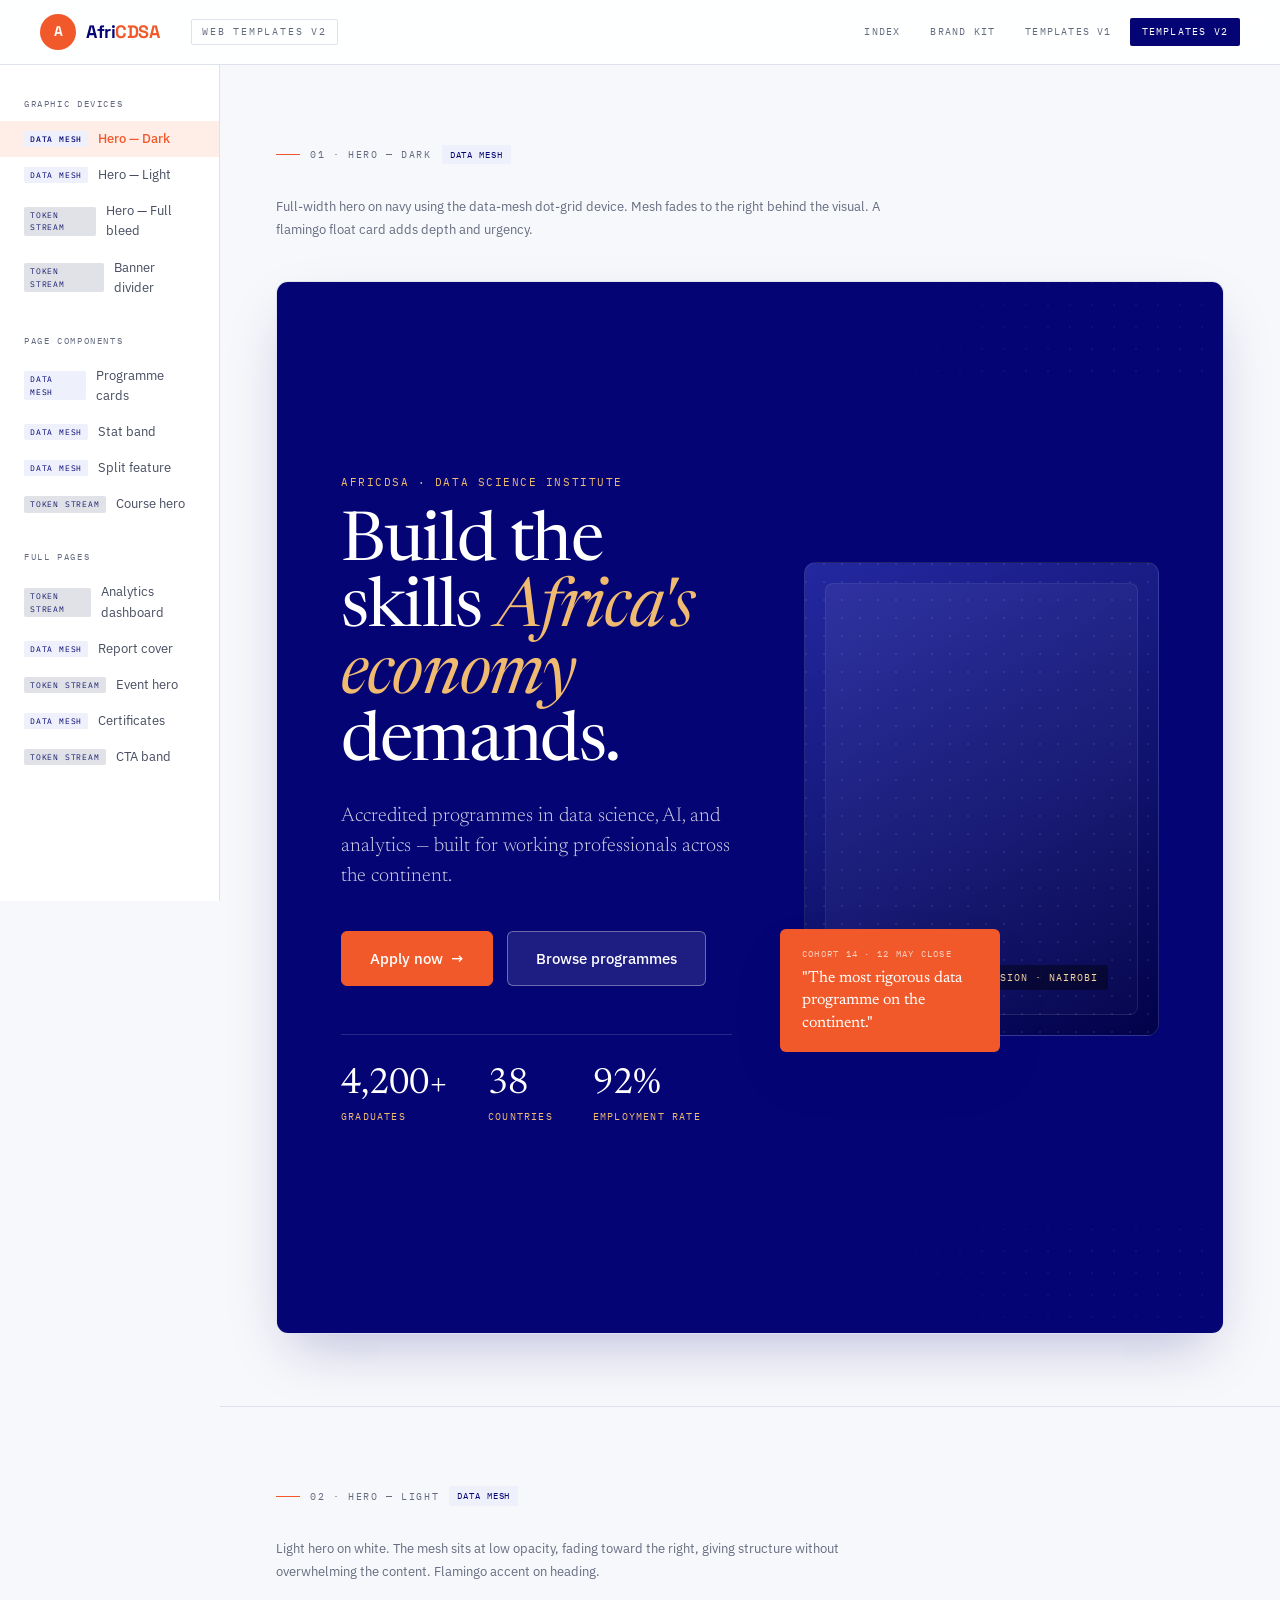
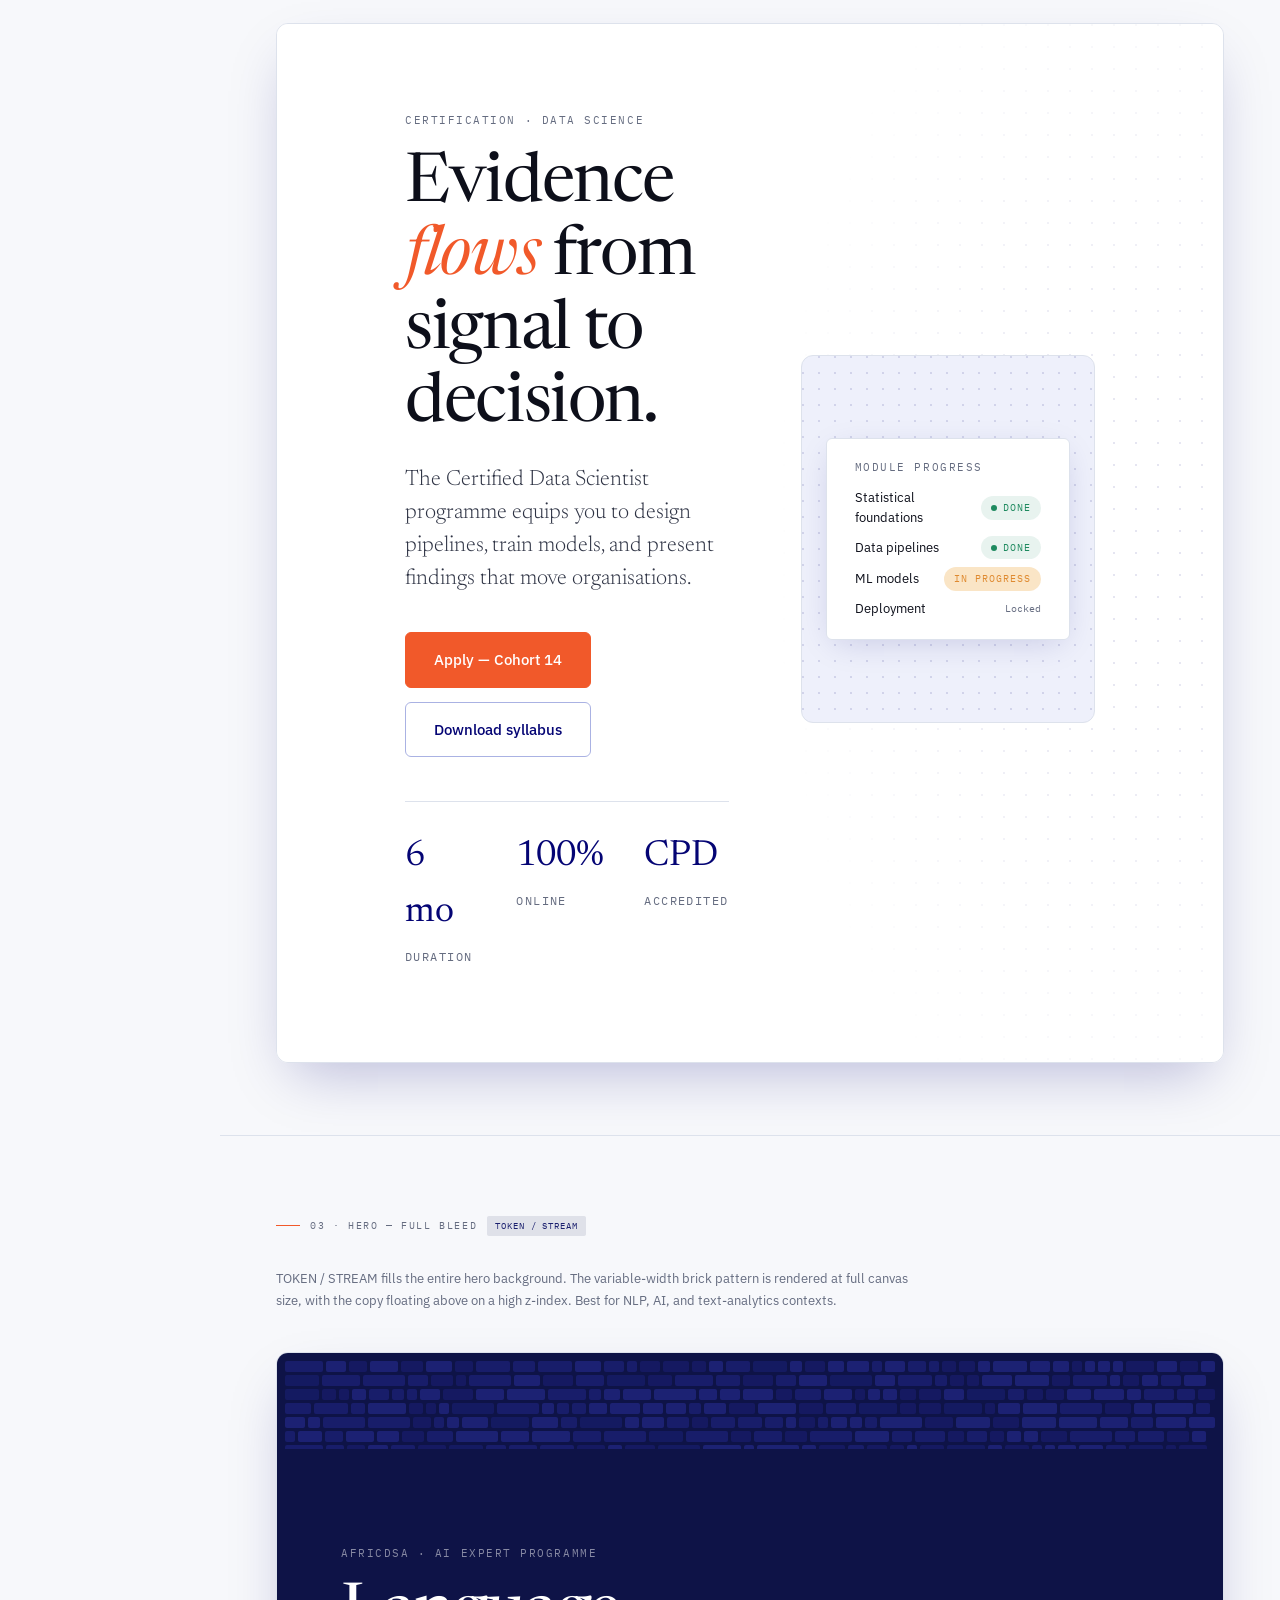
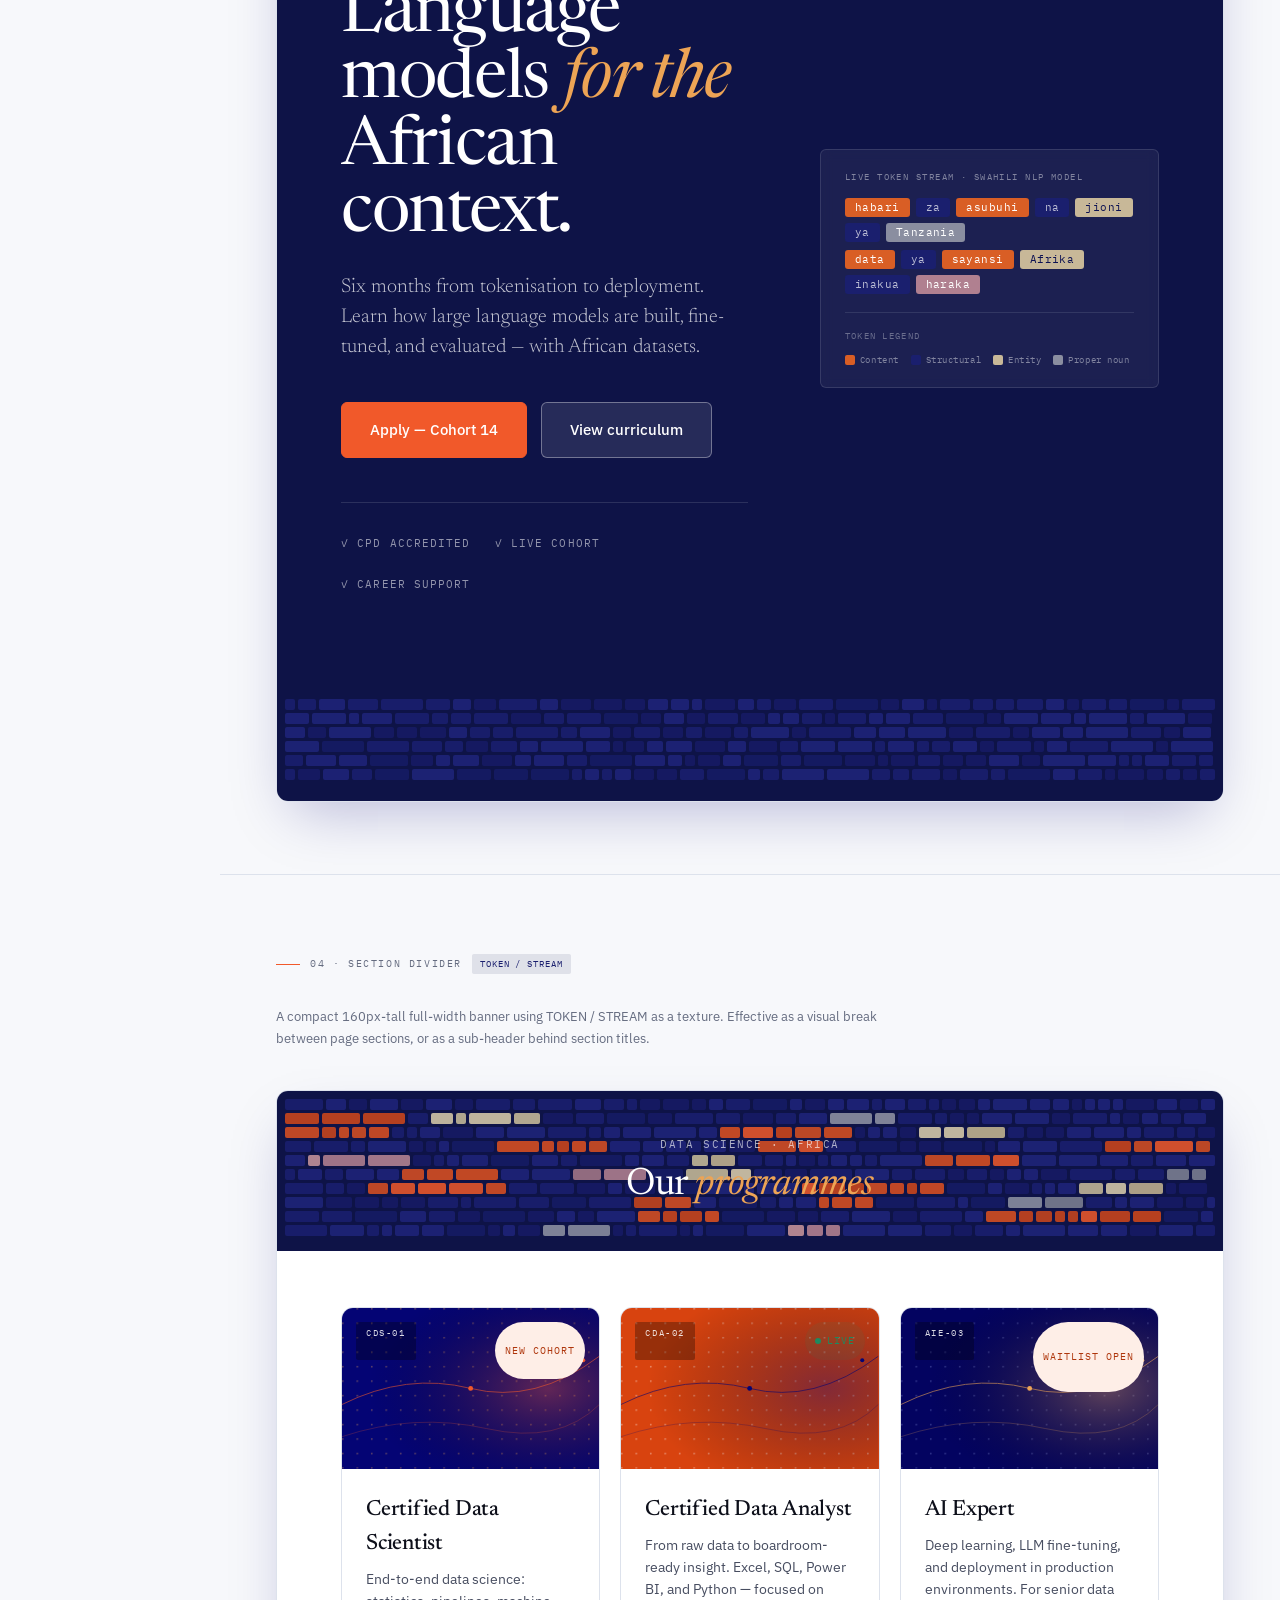
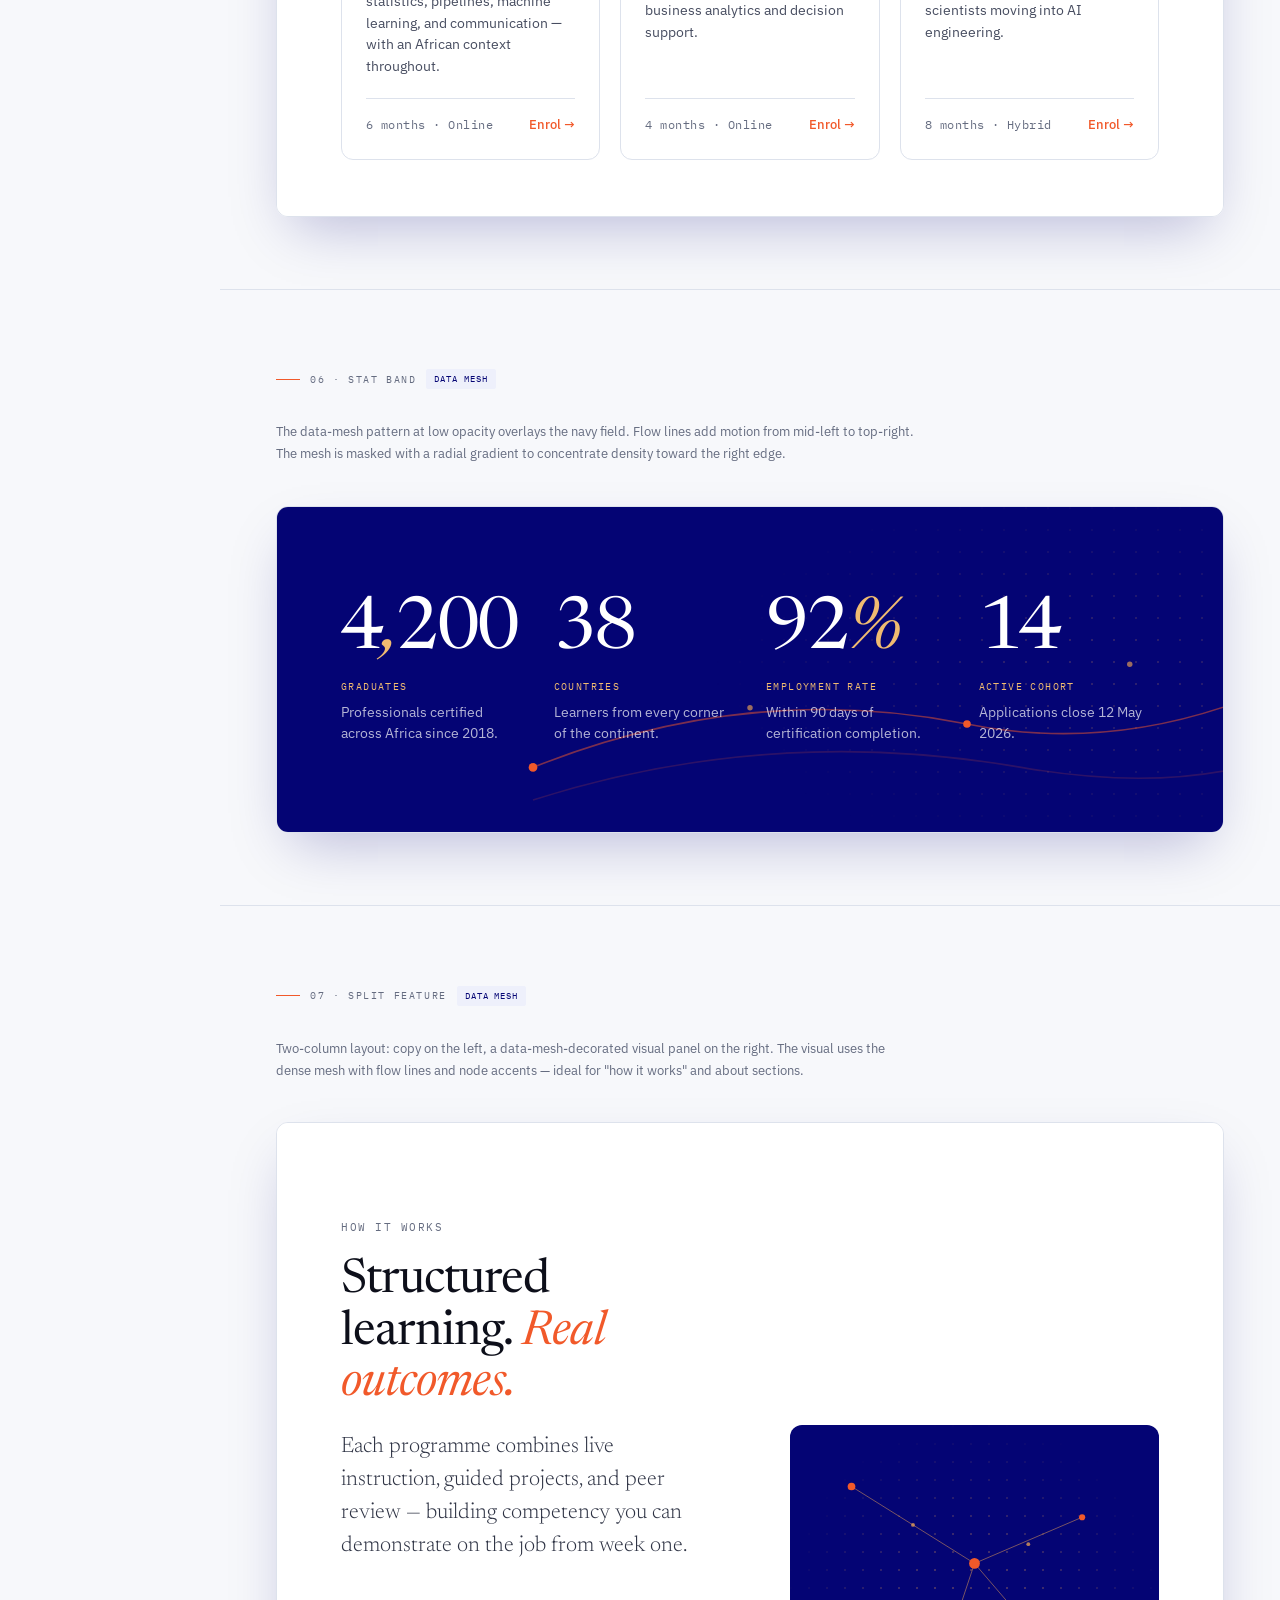
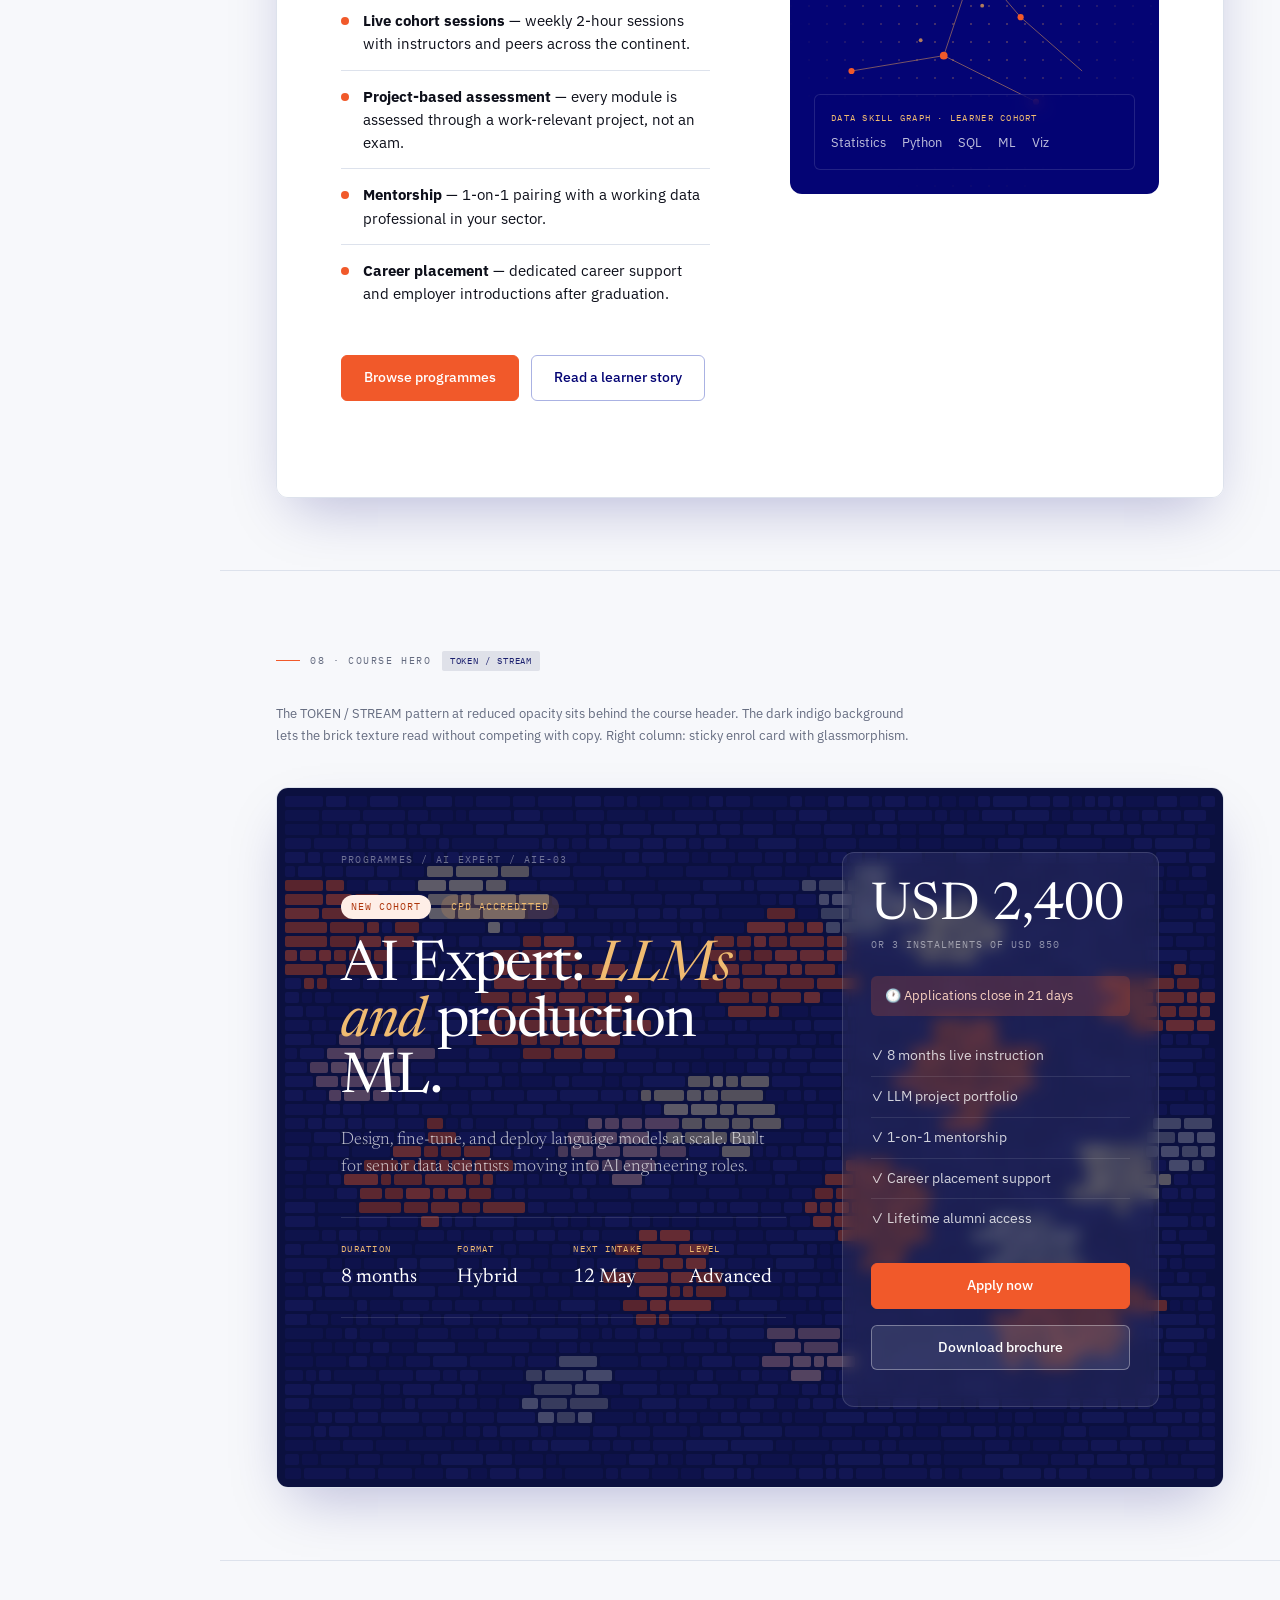
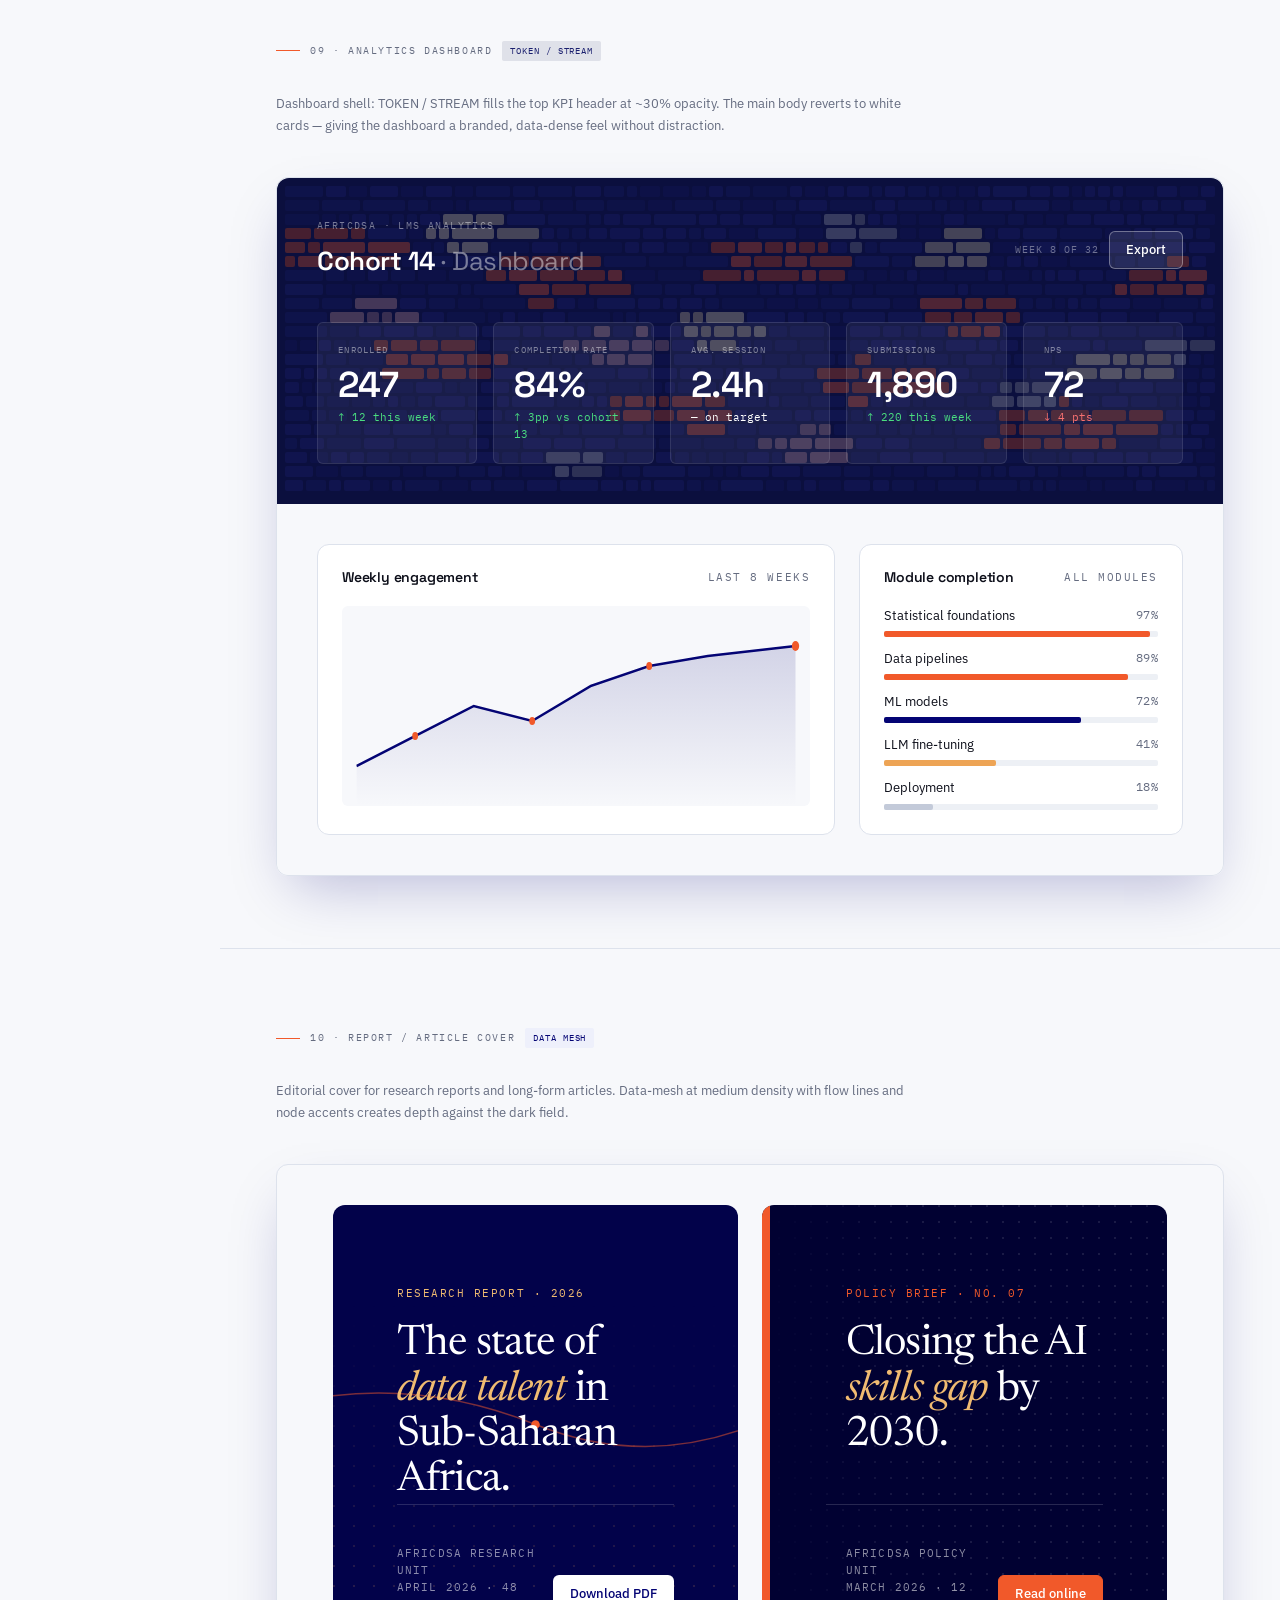
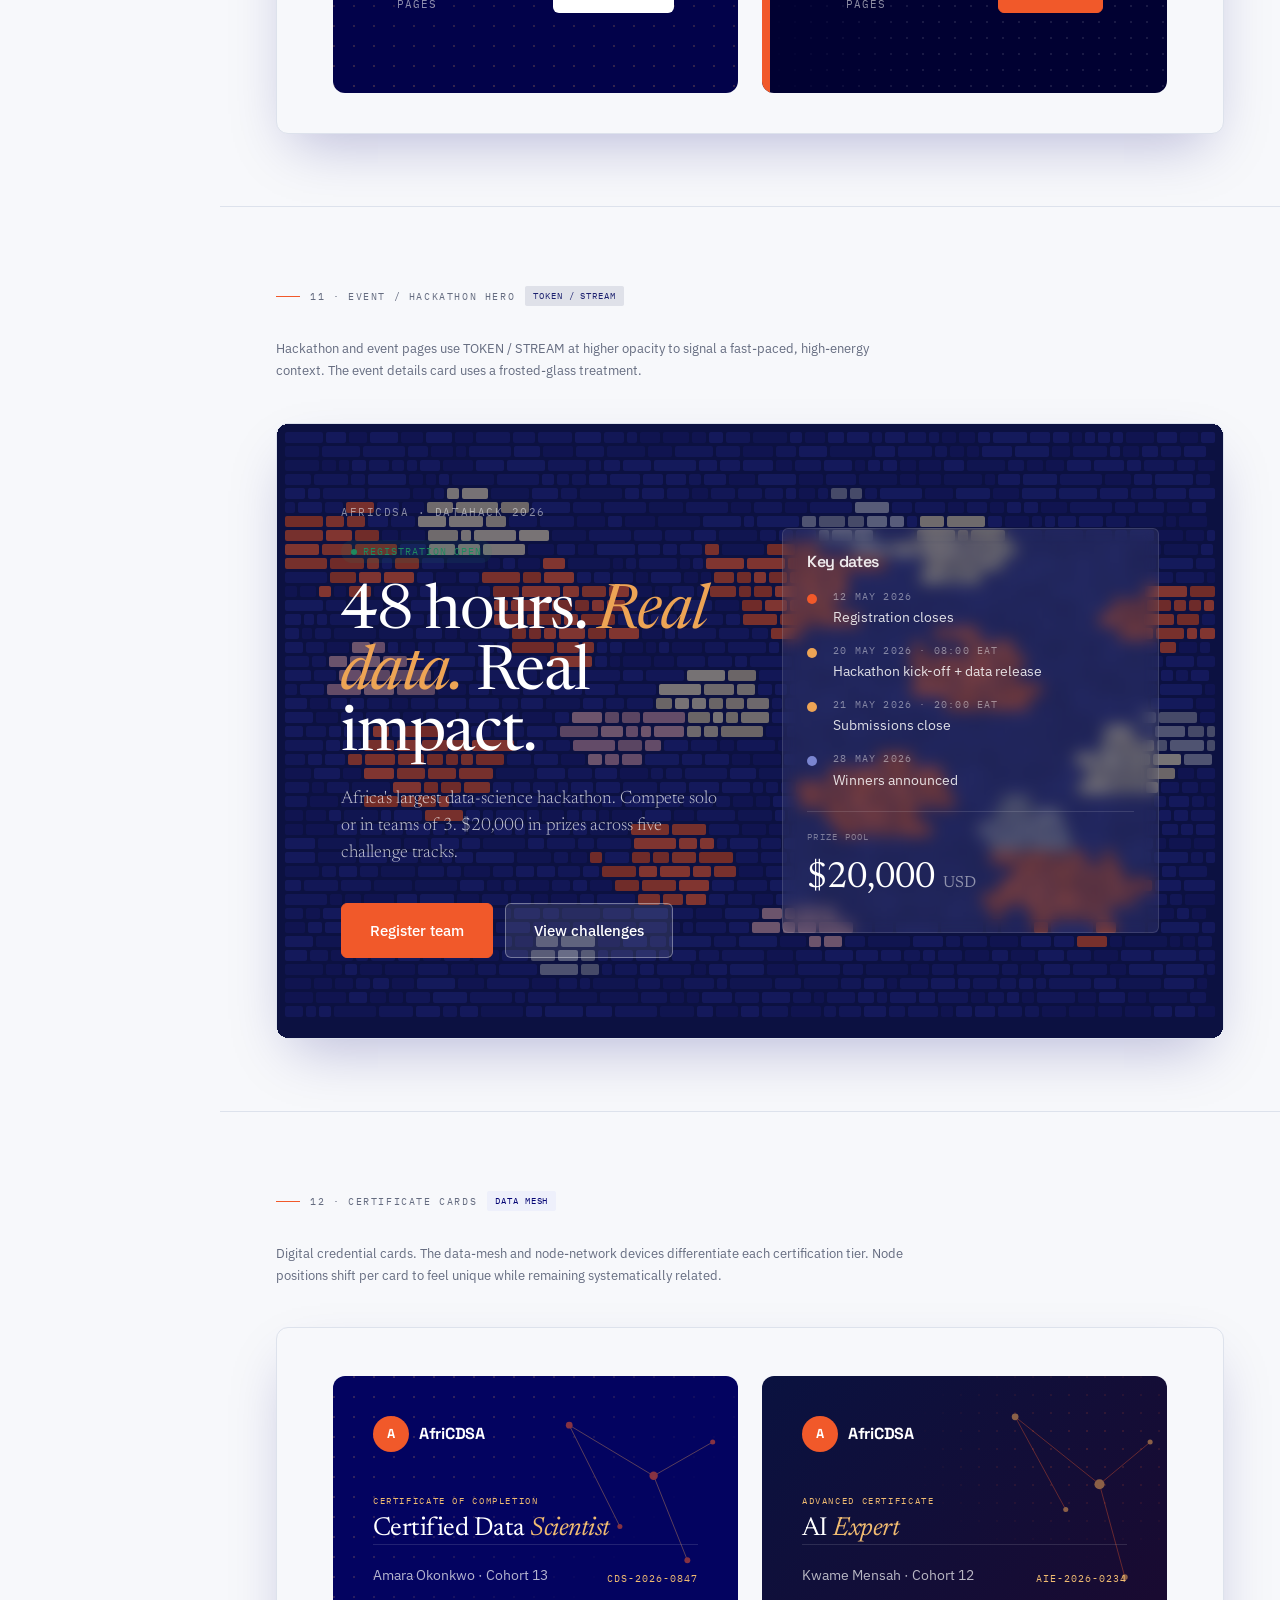
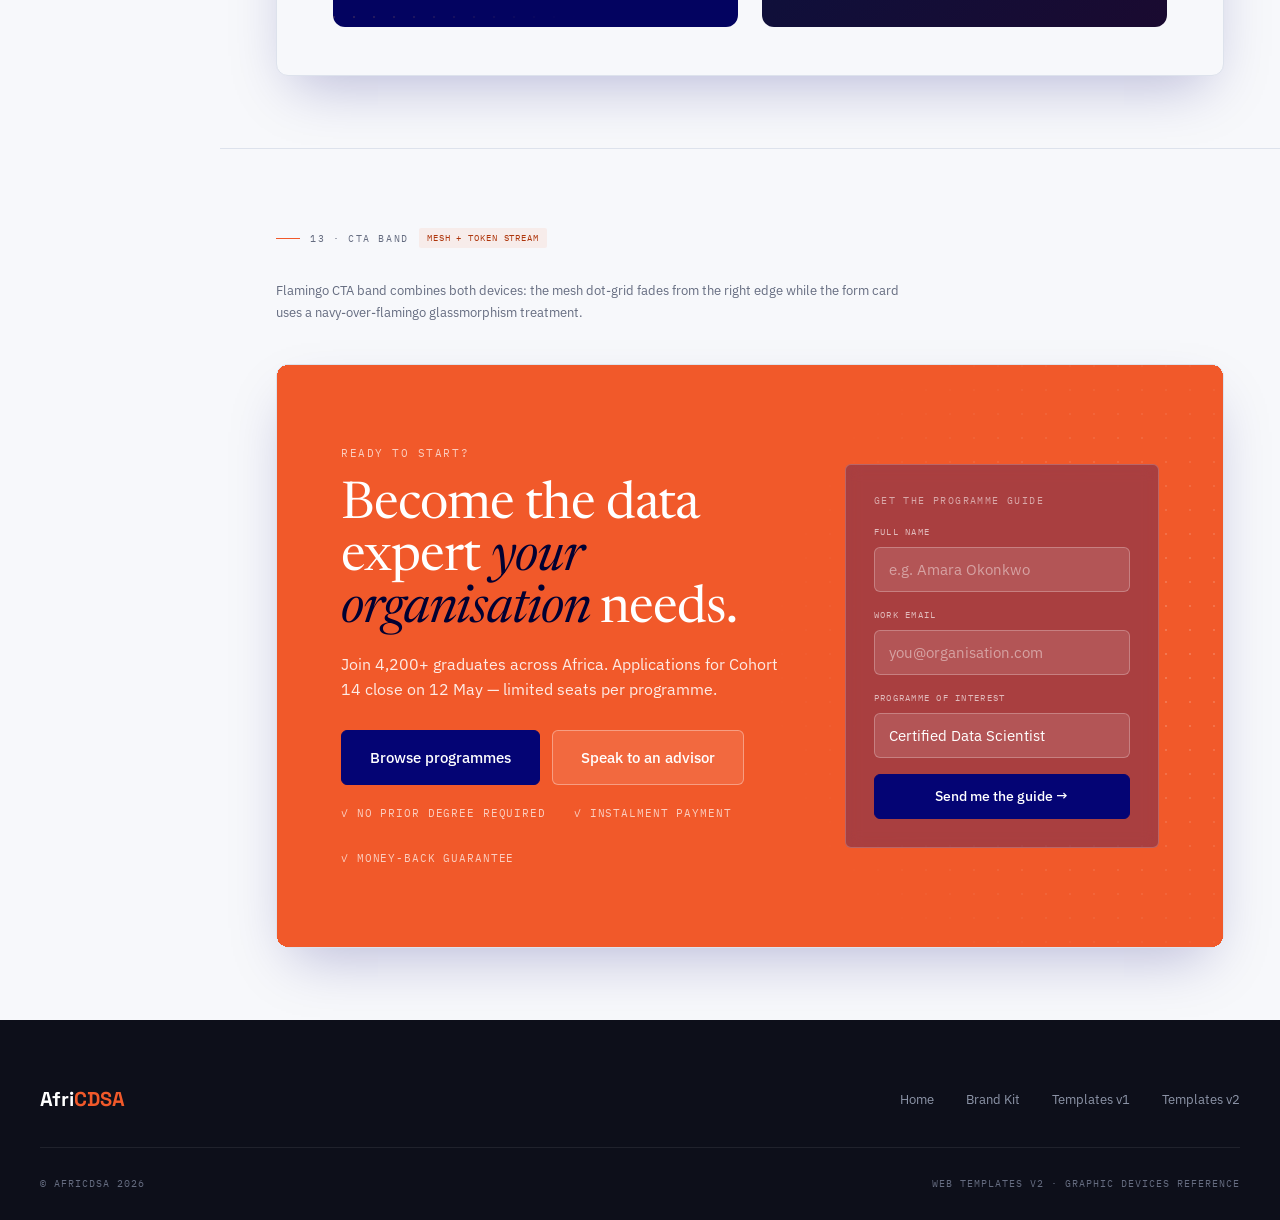
<file: web-templates-v2.html>
<!doctype html>
<html lang="en">
<head>
<meta charset="utf-8"/>
<meta name="viewport" content="width=device-width, initial-scale=1"/>
<title>AfriCDSA — Web Templates v2</title>
<link rel="preconnect" href="https://fonts.googleapis.com">
<link rel="preconnect" href="https://fonts.gstatic.com" crossorigin>
<link href="https://fonts.googleapis.com/css2?family=Newsreader:ital,opsz,wght@0,6..72,300;0,6..72,400;0,6..72,500;0,6..72,600;1,6..72,400&family=IBM+Plex+Sans:wght@300;400;500;600;700&family=IBM+Plex+Mono:wght@400;500;600&family=Space+Grotesk:wght@400;500;600;700&display=swap" rel="stylesheet">
<style>
/* ─── BRAND TOKENS ───────────────────────────────────────── */
:root{
  --navy:#040474; --navy-50:#EEF0FB; --navy-100:#D7DBF3; --navy-200:#AAB2E3;
  --navy-300:#7A85D0; --navy-400:#4A56BB; --navy-500:#2328A0; --navy-600:#040474;
  --navy-700:#030360; --navy-800:#02024A; --navy-900:#010132; --navy-950:#00001E;
  --flamingo:#F1592A; --flamingo-50:#FEEEE7; --flamingo-100:#FCD4C3;
  --flamingo-500:#F1592A; --flamingo-600:#D8430F; --flamingo-700:#AE350B;
  --sand:#EDA455; --sand-100:#FAE5C6; --sand-200:#F6D29E; --sand-300:#F0BB71;
  --sand-400:#EDA455; --sand-500:#DF8A30;
  --ink-0:#FFF; --ink-50:#F7F8FB; --ink-100:#EDF0F5; --ink-200:#DDE2EC;
  --ink-300:#C3CAD9; --ink-400:#8D95A8; --ink-500:#656C80; --ink-600:#474D60;
  --ink-700:#2E3344; --ink-800:#1A1D2B; --ink-900:#0D0F1A;
  --bg:var(--ink-50); --panel:#fff; --rule:var(--ink-200);
  --text:var(--ink-900); --muted:var(--ink-500);
  --font-display:'Newsreader', Georgia, serif;
  --font-body:'IBM Plex Sans', sans-serif;
  --font-mono:'IBM Plex Mono', monospace;
  --font-grotesk:'Space Grotesk', sans-serif;
  --r:6px; --r-lg:12px;
  --shadow:0 8px 32px -8px rgba(4,4,116,.18);
  --shadow-lg:0 24px 56px -16px rgba(4,4,116,.26);
}
*{box-sizing:border-box; margin:0; padding:0;}
html,body{font-family:var(--font-body); font-size:16px; line-height:1.55; background:var(--bg); color:var(--text); -webkit-font-smoothing:antialiased;}
h1,h2,h3,h4,h5{font-family:var(--font-display); font-weight:400; letter-spacing:-.02em; line-height:1.08;}
h1{font-size:72px;} h2{font-size:48px;} h3{font-size:32px;} h4{font-size:22px;}
em{font-style:italic; color:var(--flamingo);}
p{max-width:62ch;}
a{color:inherit; text-decoration:none;}
.eyebrow{font-family:var(--font-mono); font-size:11px; letter-spacing:.14em; text-transform:uppercase; color:var(--muted);}
.eyebrow.light{color:rgba(255,255,255,.65);}
.mono{font-family:var(--font-mono); font-size:12px; letter-spacing:.04em;}
.lede{font-family:var(--font-display); font-size:22px; font-weight:300; line-height:1.5; color:var(--ink-700);}

/* ─── SITE SHELL ─────────────────────────────────────────── */
.site-header{
  position:sticky; top:0; z-index:100;
  background:rgba(255,255,255,.88); backdrop-filter:blur(12px);
  border-bottom:1px solid var(--rule);
}
.site-header-inner{
  max-width:1400px; margin:0 auto; padding:0 40px;
  height:64px; display:flex; align-items:center; gap:32px;
}
.logo-mark{display:flex; align-items:center; gap:10px;}
.logo-disc{width:36px; height:36px; border-radius:50%; background:var(--flamingo); display:flex; align-items:center; justify-content:center; font-family:var(--font-grotesk); font-weight:700; font-size:14px; color:#fff;}
.logo-name{font-family:var(--font-grotesk); font-size:18px; font-weight:700; letter-spacing:-.5px; color:var(--navy);}
.logo-name span{color:var(--flamingo);}
.header-label{font-family:var(--font-mono); font-size:10px; letter-spacing:.18em; text-transform:uppercase; color:var(--muted); padding:4px 10px; border:1px solid var(--rule); border-radius:2px;}
.header-nav{display:flex; gap:6px; margin-left:auto;}
.header-nav a{font-family:var(--font-mono); font-size:10px; letter-spacing:.12em; text-transform:uppercase; color:var(--muted); padding:6px 12px; border-radius:2px; transition:all .15s;}
.header-nav a:hover{background:var(--navy-50); color:var(--navy);}
.header-nav a.active{background:var(--navy); color:#fff;}

/* ─── PAGE LAYOUT ────────────────────────────────────────── */
.page-body{display:grid; grid-template-columns:220px 1fr; min-height:calc(100vh - 64px);}
.sidebar{
  position:sticky; top:64px; height:calc(100vh - 64px); overflow-y:auto;
  border-right:1px solid var(--rule); padding:32px 0;
  background:var(--panel);
}
.sidebar-group{margin-bottom:28px;}
.sidebar-group-label{font-family:var(--font-mono); font-size:9px; letter-spacing:.18em; text-transform:uppercase; color:var(--muted); padding:0 24px; margin-bottom:10px; display:block;}
.sidebar a{display:flex; align-items:center; gap:10px; padding:8px 24px; font-size:13px; color:var(--ink-600); transition:all .12s;}
.sidebar a:hover{color:var(--navy); background:var(--ink-50);}
.sidebar a.active{color:var(--flamingo); background:var(--flamingo-50); font-weight:500;}
.sidebar .tag{font-family:var(--font-mono); font-size:8px; letter-spacing:.1em; text-transform:uppercase; padding:2px 6px; border-radius:2px; background:var(--navy-50); color:var(--navy);}
.sidebar .tag.ts{background:rgba(14,19,71,.12); color:#1A1F6E;}

.main-content{overflow-y:auto;}

/* ─── TEMPLATE SECTIONS ──────────────────────────────────── */
.tmpl-section{border-bottom:1px solid var(--rule); padding:72px 56px;}
.tmpl-section:last-child{border-bottom:0;}
.tmpl-label{
  display:inline-flex; align-items:center; gap:10px; margin-bottom:32px;
  font-family:var(--font-mono); font-size:10px; letter-spacing:.16em; text-transform:uppercase; color:var(--muted);
}
.tmpl-label::before{content:''; display:block; width:24px; height:1px; background:var(--flamingo);}
.device-badge{font-family:var(--font-mono); font-size:9px; letter-spacing:.1em; text-transform:uppercase; padding:3px 8px; border-radius:2px;}
.device-badge.mesh{background:var(--navy-50); color:var(--navy);}
.device-badge.ts{background:rgba(14,19,71,.1); color:#1A1F6E;}
.device-badge.both{background:rgba(241,89,42,.08); color:var(--flamingo-700);}
.tmpl-desc{font-size:13px; color:var(--muted); max-width:640px; margin-bottom:40px; line-height:1.7;}

/* ─── BUTTONS ────────────────────────────────────────────── */
.btn{display:inline-flex; align-items:center; gap:8px; padding:11px 22px; border-radius:var(--r); font-size:14px; font-weight:500; border:1px solid transparent; cursor:pointer; transition:all .15s; white-space:nowrap; font-family:var(--font-body);}
.btn-primary{background:var(--flamingo); color:#fff; border-color:var(--flamingo);}
.btn-primary:hover{background:var(--flamingo-700); transform:translateY(-1px); box-shadow:var(--shadow);}
.btn-navy{background:var(--navy); color:#fff; border-color:var(--navy);}
.btn-navy:hover{background:var(--navy-800);}
.btn-white{background:#fff; color:var(--navy); border-color:rgba(255,255,255,.3);}
.btn-white:hover{background:rgba(255,255,255,.9);}
.btn-ghost-white{background:rgba(255,255,255,.1); color:#fff; border-color:rgba(255,255,255,.35);}
.btn-ghost-white:hover{background:rgba(255,255,255,.2);}
.btn-outline{background:transparent; color:var(--navy); border-color:var(--navy-200);}
.btn-outline:hover{background:var(--navy-50);}
.btn-sm{padding:8px 16px; font-size:13px;}
.btn-lg{padding:15px 28px; font-size:15px;}
.badge{display:inline-flex; align-items:center; gap:6px; padding:4px 10px; border-radius:999px; font-family:var(--font-mono); font-size:10px; letter-spacing:.1em; text-transform:uppercase;}
.badge-live{background:rgba(30,138,95,.1); color:#1E8A5F;}
.badge-live::before{content:''; width:6px; height:6px; border-radius:50%; background:#1E8A5F; animation:pulse 2s infinite;}
@keyframes pulse{0%,100%{opacity:1;}50%{opacity:.3;}}
.badge-new{background:var(--flamingo-50); color:var(--flamingo-700);}
.badge-sand{background:var(--sand-100); color:var(--sand-500);}

/* ─── GRAPHIC DEVICE: DATA MESH ──────────────────────────── */
.mesh-bg{
  position:absolute; inset:0; pointer-events:none;
  background-image:radial-gradient(circle at 1px 1px, var(--mesh-dot, rgba(237,164,85,.28)) 1px, transparent 1.3px);
  background-size:var(--mesh-size, 22px) var(--mesh-size, 22px);
}
.mesh-bg.fade-right{mask-image:radial-gradient(ellipse 55% 90% at 90% 50%, black 10%, transparent 70%);}
.mesh-bg.fade-left{mask-image:radial-gradient(ellipse 55% 90% at 10% 50%, black 10%, transparent 70%);}
.mesh-bg.fade-top{mask-image:linear-gradient(to bottom, black 0%, transparent 80%);}
.mesh-bg.fade-bottom{mask-image:linear-gradient(to top, black 0%, transparent 80%);}
.mesh-bg.fade-center{mask-image:radial-gradient(ellipse 70% 70% at 50% 50%, black 20%, transparent 75%);}
.mesh-bg.dense{--mesh-size:14px;}
.mesh-bg.sparse{--mesh-size:32px;}
.mesh-bg.light-dot{--mesh-dot:rgba(255,255,255,.2);}
.mesh-bg.navy-dot{--mesh-dot:rgba(4,4,116,.15);}
.mesh-bg.sand-dot{--mesh-dot:rgba(237,164,85,.35);}

/* Flow lines overlay */
.flow-layer{position:absolute; inset:0; pointer-events:none;}

/* ─── TOKEN STREAM CANVAS ────────────────────────────────── */
.ts-canvas{position:absolute; inset:0; pointer-events:none;}

/* ─── PREVIEW FRAME ──────────────────────────────────────── */
.preview{border-radius:var(--r-lg); overflow:hidden; box-shadow:var(--shadow-lg); border:1px solid var(--rule);}
.preview + .preview{margin-top:32px;}

/* ─────────────────────────────────────────────────────────── 
   01 · HERO — DATA MESH (DARK NAVY)
──────────────────────────────────────────────────────────── */
.hero-mesh{
  position:relative; overflow:hidden;
  background:var(--navy-600); color:#fff;
  padding:96px 0 104px;
}
.hero-mesh .container{max-width:1200px; margin:0 auto; padding:0 64px; position:relative; z-index:1;}
.hero-mesh .grid{display:grid; grid-template-columns:1.1fr 1fr; gap:72px; align-items:center;}
.hero-mesh .eyebrow{color:var(--sand-300); margin-bottom:20px;}
.hero-mesh h1{font-size:68px; line-height:.98; margin-bottom:24px; color:#fff;}
.hero-mesh h1 em{color:var(--sand-300);}
.hero-mesh .lede{color:rgba(255,255,255,.8); margin-bottom:40px; font-size:20px;}
.hero-mesh .ctas{display:flex; gap:14px; margin-bottom:48px; flex-wrap:wrap;}
.hero-mesh .proof{display:flex; gap:40px; padding-top:32px; border-top:1px solid rgba(255,255,255,.14);}
.hero-mesh .proof .stat .n{font-family:var(--font-display); font-size:36px; line-height:1; color:#fff;}
.hero-mesh .proof .stat .l{font-family:var(--font-mono); font-size:10px; letter-spacing:.12em; color:var(--sand-300); text-transform:uppercase; margin-top:6px;}
/* Right visual card */
.mesh-visual{
  aspect-ratio:3/4; border-radius:var(--r-lg); overflow:hidden; position:relative;
  background:linear-gradient(150deg, var(--navy-500) 0%, var(--navy-800) 100%);
  border:1px solid rgba(255,255,255,.1);
}
.mesh-visual .inner{position:absolute; inset:20px; border-radius:8px; background:linear-gradient(150deg,rgba(255,255,255,.06),rgba(255,255,255,.02)); border:1px solid rgba(255,255,255,.08); display:flex; flex-direction:column; justify-content:flex-end; padding:24px;}
.mesh-visual .caption{font-family:var(--font-mono); font-size:10px; letter-spacing:.1em; text-transform:uppercase; background:rgba(0,0,0,.4); color:var(--sand-200); padding:5px 10px; border-radius:2px; align-self:flex-start;}
/* Float card */
.mesh-float{
  position:absolute; bottom:-16px; left:-24px;
  background:var(--flamingo); color:#fff;
  padding:18px 22px; border-radius:var(--r); box-shadow:var(--shadow-lg); max-width:220px;
}
.mesh-float .fl-label{font-family:var(--font-mono); font-size:9px; letter-spacing:.14em; text-transform:uppercase; color:rgba(255,255,255,.7); margin-bottom:6px;}
.mesh-float .fl-q{font-family:var(--font-display); font-size:16px; line-height:1.4; font-weight:400;}

/* ─────────────────────────────────────────────────────────── 
   02 · HERO — DATA MESH (LIGHT / WHITE)
──────────────────────────────────────────────────────────── */
.hero-mesh-light{
  position:relative; overflow:hidden;
  background:var(--panel); color:var(--text);
  padding:88px 0 96px;
}
.hero-mesh-light .container{max-width:1200px; margin:0 auto; padding:0 64px; position:relative; z-index:1;}
.hero-mesh-light .grid{display:grid; grid-template-columns:1fr 1fr; gap:64px; align-items:center;}

/* ─────────────────────────────────────────────────────────── 
   03 · HERO — TOKEN / STREAM FULL BLEED
──────────────────────────────────────────────────────────── */
.hero-ts{
  position:relative; overflow:hidden;
  background:#0E1347; color:#fff;
  padding:96px 0 104px; min-height:560px;
}
.hero-ts-canvas{position:absolute; inset:0; pointer-events:none;}
.hero-ts .container{max-width:1200px; margin:0 auto; padding:0 64px; position:relative; z-index:1;}
.hero-ts .grid{display:grid; grid-template-columns:1.2fr 1fr; gap:72px; align-items:center;}
.hero-ts .eyebrow{color:rgba(255,255,255,.5); margin-bottom:20px;}
.hero-ts h1{font-size:68px; line-height:.98; margin-bottom:24px; color:#fff;}
.hero-ts h1 em{color:var(--sand-400); font-style:italic;}
.hero-ts .lede{color:rgba(255,255,255,.75); margin-bottom:40px; font-size:20px;}
.hero-ts .ctas{display:flex; gap:14px; flex-wrap:wrap; margin-bottom:44px;}
.hero-ts .tokens-live{
  background:rgba(255,255,255,.06); border:1px solid rgba(255,255,255,.12);
  border-radius:var(--r); padding:20px 24px; backdrop-filter:blur(6px);
}
.hero-ts .tokens-live .tl-label{font-family:var(--font-mono); font-size:9px; letter-spacing:.16em; text-transform:uppercase; color:rgba(255,255,255,.45); margin-bottom:14px;}
.tl-row{display:flex; flex-wrap:wrap; gap:6px; margin-bottom:8px;}
.tl-tok{font-family:var(--font-mono); font-size:11px; letter-spacing:.04em; padding:4px 10px; border-radius:3px; line-height:1;}

/* ─────────────────────────────────────────────────────────── 
   04 · TOKEN STREAM — SECTION DIVIDER / BANNER
──────────────────────────────────────────────────────────── */
.ts-banner{position:relative; overflow:hidden; height:160px; background:#0E1347;}
.ts-banner-content{position:absolute; inset:0; display:flex; align-items:center; justify-content:center; z-index:1;}
.ts-banner-content h3{color:#fff; font-size:38px; letter-spacing:-.02em;}
.ts-banner-content h3 em{color:var(--sand-400);}

/* ─────────────────────────────────────────────────────────── 
   05 · PROGRAMME CARD — DATA MESH COVER
──────────────────────────────────────────────────────────── */
.prog-grid{display:grid; grid-template-columns:repeat(3,1fr); gap:20px;}
.prog-card{background:var(--panel); border:1px solid var(--rule); border-radius:var(--r-lg); overflow:hidden; display:flex; flex-direction:column; transition:transform .2s, box-shadow .2s;}
.prog-card:hover{transform:translateY(-4px); box-shadow:var(--shadow);}
.prog-cover{aspect-ratio:16/10; position:relative; overflow:hidden;}
.prog-cover .cover-code{position:absolute; top:14px; left:14px; font-family:var(--font-mono); font-size:9px; letter-spacing:.18em; text-transform:uppercase; background:rgba(0,0,0,.3); color:rgba(255,255,255,.85); padding:4px 10px; border-radius:2px; z-index:1;}
.prog-cover .cover-badge{position:absolute; top:14px; right:14px; z-index:1;}
.prog-body{padding:24px; flex:1; display:flex; flex-direction:column;}
.prog-title{font-family:var(--font-display); font-size:22px; font-weight:500; letter-spacing:-.01em; margin-bottom:8px;}
.prog-desc{font-size:14px; color:var(--ink-600); line-height:1.55; margin-bottom:20px; flex:1;}
.prog-foot{display:flex; justify-content:space-between; align-items:center; padding-top:16px; border-top:1px solid var(--rule);}
.prog-foot .mono{color:var(--muted);}
.prog-link{color:var(--flamingo); font-size:13px; font-weight:500;}

/* Cover backgrounds */
.cover-cds{background:var(--navy-600);}
.cover-cda{background:var(--flamingo);}
.cover-ai{background:linear-gradient(135deg,var(--navy-700),var(--navy-500));}

/* ─────────────────────────────────────────────────────────── 
   06 · STAT BAND — DATA MESH OVERLAY
──────────────────────────────────────────────────────────── */
.stat-band{
  position:relative; overflow:hidden;
  background:var(--navy-600); color:#fff; padding:88px 0;
}
.stat-grid{max-width:1200px; margin:0 auto; padding:0 64px; position:relative; z-index:1;}
.stat-items{display:grid; grid-template-columns:repeat(4,1fr); gap:32px;}
.stat-item .n{font-family:var(--font-display); font-size:72px; line-height:1; letter-spacing:-.03em;}
.stat-item .n em{color:var(--sand-300);}
.stat-item .l{font-family:var(--font-mono); font-size:10px; letter-spacing:.14em; text-transform:uppercase; color:var(--sand-300); margin-top:12px;}
.stat-item .d{font-size:14px; color:rgba(255,255,255,.7); margin-top:8px; max-width:180px; line-height:1.5;}

/* ─────────────────────────────────────────────────────────── 
   07 · SPLIT FEATURE — DATA MESH VISUAL
──────────────────────────────────────────────────────────── */
.split-feature{background:var(--panel); padding:96px 0;}
.split-inner{max-width:1200px; margin:0 auto; padding:0 64px; display:grid; grid-template-columns:1fr 1fr; gap:80px; align-items:center;}
.split-visual{
  aspect-ratio:1; border-radius:var(--r-lg); overflow:hidden; position:relative;
  background:var(--navy-600);
}
.split-copy .eyebrow{margin-bottom:20px;}
.split-copy h2{margin-bottom:20px;}
.split-copy .lede{margin-bottom:32px;}
.split-copy .points{list-style:none; padding:0; margin-bottom:36px;}
.split-copy .points li{display:flex; gap:14px; padding:14px 0; border-bottom:1px solid var(--rule); font-size:15px;}
.split-copy .points li:last-child{border-bottom:0;}
.split-copy .points .dot{width:8px; height:8px; border-radius:50%; background:var(--flamingo); flex-shrink:0; margin-top:8px;}

/* ─────────────────────────────────────────────────────────── 
   08 · COURSE HERO — TOKEN / STREAM BACKGROUND
──────────────────────────────────────────────────────────── */
.course-hero-ts{
  position:relative; overflow:hidden;
  background:#0A0E3A; color:#fff;
  padding:64px 0 80px;
}
.course-hero-ts .container{max-width:1200px; margin:0 auto; padding:0 64px; position:relative; z-index:1;}
.course-hero-ts .grid{display:grid; grid-template-columns:1.4fr 1fr; gap:56px; align-items:start;}
.course-hero-ts .breadcrumb{display:flex; gap:8px; font-family:var(--font-mono); font-size:10px; letter-spacing:.12em; text-transform:uppercase; color:rgba(255,255,255,.4); margin-bottom:28px;}
.course-hero-ts .breadcrumb a{color:rgba(255,255,255,.4);}
.course-hero-ts h1{font-size:56px; color:#fff; margin-bottom:20px; line-height:1.0;}
.course-hero-ts h1 em{color:var(--sand-300);}
.course-hero-ts .lede{color:rgba(255,255,255,.75); font-size:18px; margin-bottom:28px;}
.course-meta{display:grid; grid-template-columns:repeat(4,1fr); gap:20px; padding:24px 0; border-top:1px solid rgba(255,255,255,.12); border-bottom:1px solid rgba(255,255,255,.12); margin-top:36px;}
.course-meta .m .l{font-family:var(--font-mono); font-size:9px; letter-spacing:.14em; text-transform:uppercase; color:var(--sand-300); margin-bottom:6px;}
.course-meta .m .v{font-family:var(--font-display); font-size:20px;}
/* Enrol card */
.enrol{background:rgba(255,255,255,.06); border:1px solid rgba(255,255,255,.14); backdrop-filter:blur(8px); border-radius:var(--r-lg); padding:28px;}
.enrol .price{font-family:var(--font-display); font-size:52px; line-height:1; margin-bottom:4px;}
.enrol .price-sub{font-family:var(--font-mono); font-size:10px; letter-spacing:.1em; text-transform:uppercase; color:rgba(255,255,255,.5); margin-bottom:24px;}
.enrol .deadline{background:rgba(241,89,42,.2); color:var(--flamingo-100,#FCD4C3); padding:10px 14px; border-radius:var(--r); font-size:13px; margin-bottom:20px; display:flex; align-items:center; gap:8px;}
.enrol .includes{list-style:none; padding:0; margin:0 0 24px;}
.enrol .includes li{display:flex; gap:10px; padding:9px 0; border-bottom:1px solid rgba(255,255,255,.1); font-size:14px; color:rgba(255,255,255,.8);}
.enrol .includes li:last-child{border-bottom:0;}
.enrol .btn{width:100%; margin-bottom:8px; text-align:center; justify-content:center;}

/* ─────────────────────────────────────────────────────────── 
   09 · ANALYTICS DASHBOARD HEADER
──────────────────────────────────────────────────────────── */
.dashboard-header{
  position:relative; overflow:hidden;
  background:#0A0E3A; color:#fff;
  padding:40px 0;
}
.dashboard-header .container{max-width:1400px; margin:0 auto; padding:0 40px; position:relative; z-index:1;}
.dash-top{display:flex; align-items:center; justify-content:space-between; margin-bottom:40px;}
.dash-title{font-family:var(--font-grotesk); font-size:26px; font-weight:600; letter-spacing:-.5px;}
.dash-title span{color:rgba(255,255,255,.45); font-weight:400;}
.dash-cards{display:grid; grid-template-columns:repeat(5,1fr); gap:16px;}
.dash-kpi{background:rgba(255,255,255,.06); border:1px solid rgba(255,255,255,.1); border-radius:var(--r); padding:20px;}
.dash-kpi .kl{font-family:var(--font-mono); font-size:9px; letter-spacing:.14em; text-transform:uppercase; color:rgba(255,255,255,.45); margin-bottom:10px;}
.dash-kpi .kn{font-family:var(--font-grotesk); font-size:36px; font-weight:600; letter-spacing:-.5px; line-height:1;}
.dash-kpi .kd{font-family:var(--font-mono); font-size:11px; margin-top:6px;}
.dash-kpi .kd.up{color:#4ADE80;}
.dash-kpi .kd.dn{color:#F87171;}
.dash-body{max-width:1400px; margin:0 auto; padding:40px; display:grid; grid-template-columns:1.6fr 1fr; gap:24px;}
.dash-card{background:var(--panel); border:1px solid var(--rule); border-radius:var(--r-lg); padding:24px;}
.dash-card-head{display:flex; justify-content:space-between; align-items:center; margin-bottom:20px;}
.dash-card-head h4{font-family:var(--font-grotesk); font-size:14px; font-weight:600; letter-spacing:-.2px;}
.chart-placeholder{background:var(--ink-50); border-radius:var(--r); height:200px; display:flex; align-items:center; justify-content:center; font-family:var(--font-mono); font-size:11px; color:var(--muted); position:relative; overflow:hidden;}

/* ─────────────────────────────────────────────────────────── 
   10 · REPORT / ARTICLE COVER — DATA MESH
──────────────────────────────────────────────────────────── */
.report-cover{
  position:relative; overflow:hidden;
  background:var(--navy-800); color:#fff;
  padding:80px 64px; border-radius:var(--r-lg); min-height:400px;
  display:flex; flex-direction:column; justify-content:space-between;
}
.report-cover .rc-top .eyebrow{color:var(--sand-300); margin-bottom:20px;}
.report-cover h2{font-size:52px; max-width:580px; margin-bottom:0;}
.report-cover h2 em{color:var(--sand-300);}
.report-cover .rc-bottom{display:flex; justify-content:space-between; align-items:flex-end; padding-top:40px; border-top:1px solid rgba(255,255,255,.15); margin-top:auto;}
.report-cover .rc-meta{font-family:var(--font-mono); font-size:11px; letter-spacing:.1em; text-transform:uppercase; color:rgba(255,255,255,.55);}

/* ─────────────────────────────────────────────────────────── 
   11 · EVENT / HACKATHON HERO — TOKEN / STREAM
──────────────────────────────────────────────────────────── */
.event-hero{
  position:relative; overflow:hidden; min-height:500px;
  background:#0A0E38; color:#fff;
  display:flex; align-items:center;
  padding:80px 0;
}
.event-hero .container{max-width:1200px; margin:0 auto; padding:0 64px; position:relative; z-index:1; display:grid; grid-template-columns:1fr 1fr; gap:64px; align-items:center;}
.event-hero .eyebrow{color:rgba(255,255,255,.5); margin-bottom:16px;}
.event-hero h1{font-size:62px; line-height:.98; margin-bottom:20px;}
.event-hero h1 em{color:var(--sand-400);}
.event-hero .lede{color:rgba(255,255,255,.75); font-size:18px; margin-bottom:36px;}
.event-dates{background:rgba(255,255,255,.07); border:1px solid rgba(255,255,255,.12); border-radius:var(--r); padding:24px; backdrop-filter:blur(8px);}
.event-dates h4{font-family:var(--font-grotesk); font-size:16px; font-weight:600; margin-bottom:18px; color:rgba(255,255,255,.9);}
.ev-items{display:flex; flex-direction:column; gap:14px;}
.ev-item{display:flex; gap:16px; align-items:flex-start;}
.ev-dot{width:10px; height:10px; border-radius:50%; flex-shrink:0; margin-top:5px;}
.ev-dot.orange{background:var(--flamingo);}
.ev-dot.sand{background:var(--sand-400);}
.ev-dot.navy{background:var(--navy-300);}
.ev-info .ev-date{font-family:var(--font-mono); font-size:10px; letter-spacing:.12em; text-transform:uppercase; color:rgba(255,255,255,.45); margin-bottom:3px;}
.ev-info .ev-name{font-size:14px; color:rgba(255,255,255,.85);}

/* ─────────────────────────────────────────────────────────── 
   12 · CERTIFICATE CARD — DATA MESH
──────────────────────────────────────────────────────────── */
.cert-grid{display:grid; grid-template-columns:repeat(2,1fr); gap:24px;}
.cert-card{
  background:var(--navy-700); color:#fff;
  border-radius:var(--r-lg); overflow:hidden; position:relative;
  padding:40px; aspect-ratio:1.618/1;
  display:flex; flex-direction:column; justify-content:space-between;
}
.cert-card .cert-logo{display:flex; align-items:center; gap:10px; margin-bottom:auto;}
.cert-card .cert-logo .disc{width:36px; height:36px; border-radius:50%; background:var(--flamingo); display:flex; align-items:center; justify-content:center; font-family:var(--font-grotesk); font-size:13px; font-weight:700;}
.cert-card .cert-logo .nm{font-family:var(--font-grotesk); font-weight:700; font-size:16px; letter-spacing:-.3px;}
.cert-card .cert-body{position:relative; z-index:1;}
.cert-card .cert-body .cert-eyebrow{font-family:var(--font-mono); font-size:9px; letter-spacing:.18em; text-transform:uppercase; color:var(--sand-300); margin-bottom:8px;}
.cert-card .cert-body h3{font-size:26px; line-height:1.1; color:#fff;}
.cert-card .cert-body h3 em{color:var(--sand-300);}
.cert-card .cert-foot{display:flex; justify-content:space-between; align-items:flex-end; padding-top:20px; border-top:1px solid rgba(255,255,255,.12); position:relative; z-index:1;}
.cert-card .cert-foot .cert-holder{font-size:14px; opacity:.7;}
.cert-card .cert-foot .cert-id{font-family:var(--font-mono); font-size:10px; letter-spacing:.1em; color:var(--sand-300);}

/* ─────────────────────────────────────────────────────────── 
   13 · NEWSLETTER / CTA BAND — MIXED DEVICES
──────────────────────────────────────────────────────────── */
.cta-band-v2{
  position:relative; overflow:hidden;
  background:var(--flamingo); color:#fff; padding:80px 0;
}
.cta-band-v2 .container{max-width:1200px; margin:0 auto; padding:0 64px; position:relative; z-index:1;}
.cta-band-v2 .grid{display:grid; grid-template-columns:1.4fr 1fr; gap:64px; align-items:center;}
.cta-band-v2 h2{font-size:52px; color:#fff; margin-bottom:16px; line-height:1.0;}
.cta-band-v2 h2 em{color:var(--navy-900);}
.cta-band-v2 .cta-deck{font-size:16px; color:rgba(255,255,255,.88); margin-bottom:28px;}
.cta-form{background:rgba(4,4,116,.3); border:1px solid rgba(255,255,255,.2); border-radius:var(--r); padding:28px; backdrop-filter:blur(8px);}
.cta-form label{font-family:var(--font-mono); font-size:9px; letter-spacing:.14em; text-transform:uppercase; color:rgba(255,255,255,.65); display:block; margin-bottom:8px;}
.cta-form input{width:100%; padding:12px 14px; background:rgba(255,255,255,.12); border:1px solid rgba(255,255,255,.25); border-radius:var(--r); color:#fff; font-family:var(--font-body); font-size:15px; margin-bottom:16px;}
.cta-form input::placeholder{color:rgba(255,255,255,.45);}
.cta-form input:focus{outline:none; border-color:rgba(255,255,255,.7);}
.cta-form .btn{width:100%; justify-content:center; background:var(--navy); border-color:var(--navy);}

/* ─── FOOTER ─────────────────────────────────────────────── */
.site-footer{background:var(--ink-900); color:var(--ink-300); padding:64px 0 28px;}
.footer-inner{max-width:1400px; margin:0 auto; padding:0 40px;}
.footer-top{display:flex; justify-content:space-between; align-items:center; padding-bottom:32px; border-bottom:1px solid rgba(255,255,255,.08); margin-bottom:28px;}
.footer-brand{font-family:var(--font-grotesk); font-size:20px; font-weight:700; color:#fff;}
.footer-brand span{color:var(--flamingo);}
.footer-nav{display:flex; gap:32px;}
.footer-nav a{font-size:13px; color:var(--ink-400); transition:color .15s;}
.footer-nav a:hover{color:#fff;}
.footer-bottom{display:flex; justify-content:space-between; font-family:var(--font-mono); font-size:10px; letter-spacing:.1em; text-transform:uppercase; color:var(--ink-500);}

/* ─── SCROLLSPY HELPER ───────────────────────────────────── */
.section[id]{scroll-margin-top:80px;}
</style>
</head>
<body>

<!-- ═══════════════════════════════════════════════════════ 
     SITE HEADER
════════════════════════════════════════════════════════ -->
<header class="site-header">
  <div class="site-header-inner">
    <div class="logo-mark">
      <div class="logo-disc">A</div>
      <div class="logo-name">Afri<span>CDSA</span></div>
    </div>
    <span class="header-label">Web Templates v2</span>
    <nav class="header-nav">
      <a href="index.html">Index</a>
      <a href="Brand Kit.html">Brand Kit</a>
      <a href="Web Templates.html">Templates v1</a>
      <a href="web-templates-v2.html" class="active">Templates v2</a>
    </nav>
  </div>
</header>

<!-- ═══════════════════════════════════════════════════════ 
     BODY: SIDEBAR + MAIN
════════════════════════════════════════════════════════ -->
<div class="page-body">

  <!-- ── SIDEBAR ──────────────────────────────────────── -->
  <aside class="sidebar">
    <div class="sidebar-group">
      <span class="sidebar-group-label">Graphic Devices</span>
      <a href="#s01" class="active"><span class="tag mesh">Data Mesh</span> Hero — Dark</a>
      <a href="#s02"><span class="tag mesh">Data Mesh</span> Hero — Light</a>
      <a href="#s03"><span class="tag ts">Token Stream</span> Hero — Full bleed</a>
      <a href="#s04"><span class="tag ts">Token Stream</span> Banner divider</a>
    </div>
    <div class="sidebar-group">
      <span class="sidebar-group-label">Page Components</span>
      <a href="#s05"><span class="tag mesh">Data Mesh</span> Programme cards</a>
      <a href="#s06"><span class="tag mesh">Data Mesh</span> Stat band</a>
      <a href="#s07"><span class="tag mesh">Data Mesh</span> Split feature</a>
      <a href="#s08"><span class="tag ts">Token Stream</span> Course hero</a>
    </div>
    <div class="sidebar-group">
      <span class="sidebar-group-label">Full Pages</span>
      <a href="#s09"><span class="tag ts">Token Stream</span> Analytics dashboard</a>
      <a href="#s10"><span class="tag mesh">Data Mesh</span> Report cover</a>
      <a href="#s11"><span class="tag ts">Token Stream</span> Event hero</a>
      <a href="#s12"><span class="tag mesh">Data Mesh</span> Certificates</a>
      <a href="#s13"><span class="tag ts">Token Stream</span> CTA band</a>
    </div>
  </aside>

  <!-- ── MAIN CONTENT ─────────────────────────────────── -->
  <main class="main-content">

<!-- ═══════════════════════════════════════════════════════
     01 · HERO — DATA MESH (DARK NAVY)
════════════════════════════════════════════════════════ -->
<section id="s01" class="tmpl-section">
  <div class="tmpl-label">01 · Hero — Dark <span class="device-badge mesh">Data Mesh</span></div>
  <p class="tmpl-desc">Full-width hero on navy using the data-mesh dot-grid device. Mesh fades to the right behind the visual. A flamingo float card adds depth and urgency.</p>

  <div class="preview">
    <div class="hero-mesh">
      <!-- Data mesh layers -->
      <div class="mesh-bg fade-right" style="--mesh-dot:rgba(237,164,85,.22); --mesh-size:22px; opacity:.9;"></div>
      <svg class="flow-layer" viewBox="0 0 1200 500" preserveAspectRatio="xMidYMid slice" aria-hidden="true" style="position:absolute;inset:0;width:100%;height:100%;pointer-events:none;">
        <g stroke="#F1592A" stroke-width="1.2" fill="none" opacity=".55">
          <path d="M 800 400 Q 920 300 1050 360 T 1200 280"/>
          <path d="M 800 450 Q 950 370 1080 420 T 1200 350" opacity=".4"/>
        </g>
        <g fill="#F1592A">
          <circle cx="800" cy="400" r="3.5"/>
          <circle cx="1050" cy="360" r="3"/>
          <circle cx="1200" cy="280" r="4"/>
        </g>
        <g fill="#EDA455" opacity=".7">
          <circle cx="900" cy="340" r="2"/>
          <circle cx="1000" cy="310" r="2"/>
          <circle cx="1120" cy="290" r="2"/>
        </g>
      </svg>

      <div class="hero-mesh container">
        <div class="hero-mesh grid">
          <div>
            <p class="eyebrow">AfriCDSA · Data Science Institute</p>
            <h1>Build the skills <em>Africa's economy</em> demands.</h1>
            <p class="lede" style="margin-bottom:40px;">Accredited programmes in data science, AI, and analytics — built for working professionals across the continent.</p>
            <div class="ctas">
              <a href="#" class="btn btn-primary btn-lg">Apply now <span>→</span></a>
              <a href="#" class="btn btn-ghost-white btn-lg">Browse programmes</a>
            </div>
            <div class="proof">
              <div class="stat"><div class="n">4,200+</div><div class="l">Graduates</div></div>
              <div class="stat"><div class="n">38</div><div class="l">Countries</div></div>
              <div class="stat"><div class="n">92%</div><div class="l">Employment rate</div></div>
            </div>
          </div>
          <div style="position:relative;">
            <div class="mesh-visual">
              <div class="mesh-bg" style="--mesh-dot:rgba(255,255,255,.08); --mesh-size:18px; opacity:1;"></div>
              <div class="inner"><span class="caption">— cohort working session · Nairobi</span></div>
            </div>
            <div class="mesh-float">
              <div class="fl-label">Cohort 14 · 12 May close</div>
              <div class="fl-q">"The most rigorous data programme on the continent."</div>
            </div>
          </div>
        </div>
      </div>
    </div>
  </div>
</section>

<!-- ═══════════════════════════════════════════════════════
     02 · HERO — DATA MESH (LIGHT)
════════════════════════════════════════════════════════ -->
<section id="s02" class="tmpl-section" style="background:var(--ink-50);">
  <div class="tmpl-label">02 · Hero — Light <span class="device-badge mesh">Data Mesh</span></div>
  <p class="tmpl-desc">Light hero on white. The mesh sits at low opacity, fading toward the right, giving structure without overwhelming the content. Flamingo accent on heading.</p>

  <div class="preview">
    <div class="hero-mesh-light">
      <div class="mesh-bg fade-right navy-dot" style="opacity:.7;"></div>
      <div class="container" style="position:relative;z-index:1;">
        <div class="grid" style="display:grid;grid-template-columns:1.1fr 1fr;gap:72px;align-items:center;max-width:1200px;margin:0 auto;padding:0 64px;">
          <div>
            <p class="eyebrow" style="margin-bottom:20px;">Certification · Data Science</p>
            <h1 style="font-size:68px;margin-bottom:22px;">Evidence <em>flows</em> from signal to decision.</h1>
            <p class="lede" style="margin-bottom:36px;">The Certified Data Scientist programme equips you to design pipelines, train models, and present findings that move organisations.</p>
            <div style="display:flex;gap:14px;margin-bottom:44px;flex-wrap:wrap;">
              <a href="#" class="btn btn-primary btn-lg">Apply — Cohort 14</a>
              <a href="#" class="btn btn-outline btn-lg">Download syllabus</a>
            </div>
            <div style="display:flex;gap:40px;padding-top:28px;border-top:1px solid var(--rule);">
              <div><div style="font-family:var(--font-display);font-size:36px;color:var(--navy);">6 mo</div><div class="mono" style="color:var(--muted);text-transform:uppercase;letter-spacing:.12em;margin-top:6px;">Duration</div></div>
              <div><div style="font-family:var(--font-display);font-size:36px;color:var(--navy);">100%</div><div class="mono" style="color:var(--muted);text-transform:uppercase;letter-spacing:.12em;margin-top:6px;">Online</div></div>
              <div><div style="font-family:var(--font-display);font-size:36px;color:var(--navy);">CPD</div><div class="mono" style="color:var(--muted);text-transform:uppercase;letter-spacing:.12em;margin-top:6px;">Accredited</div></div>
            </div>
          </div>
          <div>
            <div style="aspect-ratio:4/5;border-radius:var(--r-lg);overflow:hidden;position:relative;background:var(--navy-50);border:1px solid var(--rule);">
              <div class="mesh-bg" style="--mesh-dot:rgba(4,4,116,.12);--mesh-size:16px;opacity:1;"></div>
              <div style="position:absolute;inset:24px;display:flex;flex-direction:column;gap:12px;justify-content:center;align-items:center;z-index:1;">
                <div style="background:var(--panel);border:1px solid var(--rule);border-radius:var(--r);padding:20px 28px;width:100%;box-shadow:var(--shadow);">
                  <div class="eyebrow" style="margin-bottom:12px;">Module progress</div>
                  <div style="display:flex;flex-direction:column;gap:8px;">
                    <div style="display:flex;justify-content:space-between;align-items:center;font-size:13px;"><span>Statistical foundations</span><span class="badge badge-live">Done</span></div>
                    <div style="display:flex;justify-content:space-between;align-items:center;font-size:13px;"><span>Data pipelines</span><span class="badge badge-live">Done</span></div>
                    <div style="display:flex;justify-content:space-between;align-items:center;font-size:13px;"><span>ML models</span><span class="badge badge-sand">In progress</span></div>
                    <div style="display:flex;justify-content:space-between;align-items:center;font-size:13px;"><span>Deployment</span><span style="font-family:var(--font-mono);font-size:10px;color:var(--muted);">Locked</span></div>
                  </div>
                </div>
              </div>
            </div>
          </div>
        </div>
      </div>
    </div>
  </div>
</section>

<!-- ═══════════════════════════════════════════════════════
     03 · HERO — TOKEN / STREAM FULL BLEED
════════════════════════════════════════════════════════ -->
<section id="s03" class="tmpl-section">
  <div class="tmpl-label">03 · Hero — Full Bleed <span class="device-badge ts">Token / Stream</span></div>
  <p class="tmpl-desc">TOKEN / STREAM fills the entire hero background. The variable-width brick pattern is rendered at full canvas size, with the copy floating above on a high z-index. Best for NLP, AI, and text-analytics contexts.</p>

  <div class="preview">
    <div class="hero-ts">
      <canvas class="hero-ts-canvas" id="heroTsCanvas"></canvas>
      <div class="hero-ts container">
        <div class="hero-ts grid">
          <div>
            <p class="eyebrow" style="margin-bottom:20px;">AfriCDSA · AI Expert Programme</p>
            <h1>Language models <em>for the</em> African context.</h1>
            <p class="lede" style="margin-bottom:40px;">Six months from tokenisation to deployment. Learn how large language models are built, fine-tuned, and evaluated — with African datasets.</p>
            <div class="ctas">
              <a href="#" class="btn btn-primary btn-lg">Apply — Cohort 14</a>
              <a href="#" class="btn btn-ghost-white btn-lg">View curriculum</a>
            </div>
            <div style="display:flex;gap:24px;padding-top:32px;border-top:1px solid rgba(255,255,255,.12);flex-wrap:wrap;">
              <span style="font-family:var(--font-mono);font-size:11px;letter-spacing:.1em;color:rgba(255,255,255,.55);text-transform:uppercase;">✓ CPD Accredited</span>
              <span style="font-family:var(--font-mono);font-size:11px;letter-spacing:.1em;color:rgba(255,255,255,.55);text-transform:uppercase;">✓ Live cohort</span>
              <span style="font-family:var(--font-mono);font-size:11px;letter-spacing:.1em;color:rgba(255,255,255,.55);text-transform:uppercase;">✓ Career support</span>
            </div>
          </div>
          <div>
            <div class="tokens-live">
              <div class="tl-label">Live token stream · Swahili NLP model</div>
              <div class="tl-row">
                <span class="tl-tok" style="background:#D95E25;color:#fff;">habari</span>
                <span class="tl-tok" style="background:#1A1F6E;color:rgba(255,255,255,.7);">za</span>
                <span class="tl-tok" style="background:#D95E25;color:#fff;">asubuhi</span>
                <span class="tl-tok" style="background:#1A1F6E;color:rgba(255,255,255,.7);">na</span>
                <span class="tl-tok" style="background:#C8B898;color:#0C1152;">jioni</span>
                <span class="tl-tok" style="background:#1A1F6E;color:rgba(255,255,255,.7);">ya</span>
                <span class="tl-tok" style="background:#8A8EA0;color:#fff;">Tanzania</span>
              </div>
              <div class="tl-row">
                <span class="tl-tok" style="background:#D95E25;color:#fff;">data</span>
                <span class="tl-tok" style="background:#1A1F6E;color:rgba(255,255,255,.7);">ya</span>
                <span class="tl-tok" style="background:#D95E25;color:#fff;">sayansi</span>
                <span class="tl-tok" style="background:#C8B898;color:#0C1152;">Afrika</span>
                <span class="tl-tok" style="background:#1A1F6E;color:rgba(255,255,255,.7);">inakua</span>
                <span class="tl-tok" style="background:#B08090;color:#fff;">haraka</span>
              </div>
              <div style="margin-top:18px;padding-top:16px;border-top:1px solid rgba(255,255,255,.1);">
                <div style="font-family:var(--font-mono);font-size:9px;letter-spacing:.14em;text-transform:uppercase;color:rgba(255,255,255,.35);margin-bottom:10px;">Token legend</div>
                <div style="display:flex;gap:12px;flex-wrap:wrap;">
                  <span style="display:flex;align-items:center;gap:5px;font-family:var(--font-mono);font-size:9px;color:rgba(255,255,255,.45);letter-spacing:.06em;"><span style="width:10px;height:10px;border-radius:2px;background:#D95E25;display:inline-block;"></span>Content</span>
                  <span style="display:flex;align-items:center;gap:5px;font-family:var(--font-mono);font-size:9px;color:rgba(255,255,255,.45);letter-spacing:.06em;"><span style="width:10px;height:10px;border-radius:2px;background:#1A1F6E;display:inline-block;"></span>Structural</span>
                  <span style="display:flex;align-items:center;gap:5px;font-family:var(--font-mono);font-size:9px;color:rgba(255,255,255,.45);letter-spacing:.06em;"><span style="width:10px;height:10px;border-radius:2px;background:#C8B898;display:inline-block;"></span>Entity</span>
                  <span style="display:flex;align-items:center;gap:5px;font-family:var(--font-mono);font-size:9px;color:rgba(255,255,255,.45);letter-spacing:.06em;"><span style="width:10px;height:10px;border-radius:2px;background:#8A8EA0;display:inline-block;"></span>Proper noun</span>
                </div>
              </div>
            </div>
          </div>
        </div>
      </div>
    </div>
  </div>
</section>

<!-- ═══════════════════════════════════════════════════════
     04 · TOKEN / STREAM — SECTION BANNER DIVIDER
════════════════════════════════════════════════════════ -->
<section id="s04" class="tmpl-section" style="background:var(--ink-50);">
  <div class="tmpl-label">04 · Section Divider <span class="device-badge ts">Token / Stream</span></div>
  <p class="tmpl-desc">A compact 160px-tall full-width banner using TOKEN / STREAM as a texture. Effective as a visual break between page sections, or as a sub-header behind section titles.</p>

  <div class="preview">
    <div class="ts-banner">
      <canvas id="tsBannerCanvas" style="position:absolute;inset:0;width:100%;height:100%;"></canvas>
      <div class="ts-banner-content">
        <div style="text-align:center;">
          <p class="eyebrow light" style="margin-bottom:12px;">Data Science · Africa</p>
          <h3>Our <em>programmes</em></h3>
        </div>
      </div>
    </div>

    <!-- Content below the divider to show context -->
    <div style="background:var(--panel);padding:56px 64px;">
      <div class="prog-grid">
        <!-- Card 1 -->
        <div class="prog-card">
          <div class="prog-cover cover-cds" id="pc01">
            <span class="prog-cover cover-code">CDS-01</span>
            <span class="prog-cover cover-badge badge badge-new">New cohort</span>
          </div>
          <div class="prog-body">
            <div class="prog-title">Certified Data Scientist</div>
            <div class="prog-desc">End-to-end data science: statistics, pipelines, machine learning, and communication — with an African context throughout.</div>
            <div class="prog-foot"><span class="mono">6 months · Online</span><span class="prog-link">Enrol →</span></div>
          </div>
        </div>
        <!-- Card 2 -->
        <div class="prog-card">
          <div class="prog-cover cover-cda" id="pc02">
            <span class="prog-cover cover-code">CDA-02</span>
            <span class="prog-cover cover-badge badge badge-live">Live</span>
          </div>
          <div class="prog-body">
            <div class="prog-title">Certified Data Analyst</div>
            <div class="prog-desc">From raw data to boardroom-ready insight. Excel, SQL, Power BI, and Python — focused on business analytics and decision support.</div>
            <div class="prog-foot"><span class="mono">4 months · Online</span><span class="prog-link">Enrol →</span></div>
          </div>
        </div>
        <!-- Card 3 -->
        <div class="prog-card">
          <div class="prog-cover cover-ai" id="pc03">
            <span class="prog-cover cover-code">AIE-03</span>
            <span class="prog-cover cover-badge badge badge-new">Waitlist open</span>
          </div>
          <div class="prog-body">
            <div class="prog-title">AI Expert</div>
            <div class="prog-desc">Deep learning, LLM fine-tuning, and deployment in production environments. For senior data scientists moving into AI engineering.</div>
            <div class="prog-foot"><span class="mono">8 months · Hybrid</span><span class="prog-link">Enrol →</span></div>
          </div>
        </div>
      </div>
    </div>
  </div>
</section>

<!-- ═══════════════════════════════════════════════════════
     05 · STAT BAND — DATA MESH
════════════════════════════════════════════════════════ -->
<section id="s06" class="tmpl-section">
  <div class="tmpl-label">06 · Stat Band <span class="device-badge mesh">Data Mesh</span></div>
  <p class="tmpl-desc">The data-mesh pattern at low opacity overlays the navy field. Flow lines add motion from mid-left to top-right. The mesh is masked with a radial gradient to concentrate density toward the right edge.</p>

  <div class="preview">
    <div class="stat-band">
      <div class="mesh-bg" style="--mesh-dot:rgba(237,164,85,.18); --mesh-size:22px; opacity:1; mask-image:radial-gradient(ellipse 60% 90% at 85% 50%, black 10%, transparent 65%);"></div>
      <svg style="position:absolute;inset:0;width:100%;height:100%;pointer-events:none;" viewBox="0 0 1200 300" preserveAspectRatio="xMidYMid slice" aria-hidden="true">
        <g stroke="#F1592A" stroke-width="1.5" fill="none" opacity=".5">
          <path d="M 400 240 Q 600 160 800 200 T 1200 100"/>
          <path d="M 400 270 Q 620 200 850 240 T 1200 160" opacity=".35"/>
        </g>
        <g fill="#F1592A">
          <circle cx="400" cy="240" r="4"/><circle cx="800" cy="200" r="3.5"/>
          <circle cx="1100" cy="110" r="5"/>
        </g>
        <g fill="#EDA455" opacity=".65">
          <circle cx="600" cy="185" r="2.5"/><circle cx="950" cy="145" r="2.5"/>
        </g>
      </svg>
      <div class="stat-grid">
        <div class="stat-items">
          <div class="stat-item">
            <div class="n">4<em>,</em>200</div>
            <div class="l">Graduates</div>
            <div class="d">Professionals certified across Africa since 2018.</div>
          </div>
          <div class="stat-item">
            <div class="n">38</div>
            <div class="l">Countries</div>
            <div class="d">Learners from every corner of the continent.</div>
          </div>
          <div class="stat-item">
            <div class="n">92<em>%</em></div>
            <div class="l">Employment rate</div>
            <div class="d">Within 90 days of certification completion.</div>
          </div>
          <div class="stat-item">
            <div class="n">14</div>
            <div class="l">Active cohort</div>
            <div class="d">Applications close 12 May 2026.</div>
          </div>
        </div>
      </div>
    </div>
  </div>
</section>

<!-- ═══════════════════════════════════════════════════════
     07 · SPLIT FEATURE — DATA MESH VISUAL
════════════════════════════════════════════════════════ -->
<section id="s07" class="tmpl-section" style="background:var(--ink-50);">
  <div class="tmpl-label">07 · Split Feature <span class="device-badge mesh">Data Mesh</span></div>
  <p class="tmpl-desc">Two-column layout: copy on the left, a data-mesh-decorated visual panel on the right. The visual uses the dense mesh with flow lines and node accents — ideal for "how it works" and about sections.</p>

  <div class="preview">
    <div class="split-feature">
      <div class="split-inner">
        <div class="split-copy">
          <p class="eyebrow" style="margin-bottom:20px;">How it works</p>
          <h2 style="margin-bottom:20px;">Structured learning. <em>Real outcomes.</em></h2>
          <p class="lede" style="margin-bottom:32px; color:var(--ink-700);">Each programme combines live instruction, guided projects, and peer review — building competency you can demonstrate on the job from week one.</p>
          <ul class="points">
            <li><span class="dot"></span><span><strong>Live cohort sessions</strong> — weekly 2-hour sessions with instructors and peers across the continent.</span></li>
            <li><span class="dot"></span><span><strong>Project-based assessment</strong> — every module is assessed through a work-relevant project, not an exam.</span></li>
            <li><span class="dot"></span><span><strong>Mentorship</strong> — 1-on-1 pairing with a working data professional in your sector.</span></li>
            <li><span class="dot"></span><span><strong>Career placement</strong> — dedicated career support and employer introductions after graduation.</span></li>
          </ul>
          <div style="display:flex;gap:12px;">
            <a href="#" class="btn btn-primary">Browse programmes</a>
            <a href="#" class="btn btn-outline">Read a learner story</a>
          </div>
        </div>
        <div>
          <div class="split-visual">
            <div class="mesh-bg fade-center" style="--mesh-dot:rgba(237,164,85,.28); --mesh-size:18px; opacity:1;"></div>
            <svg style="position:absolute;inset:0;width:100%;height:100%;pointer-events:none;" viewBox="0 0 480 480" preserveAspectRatio="xMidYMid slice" aria-hidden="true">
              <g stroke="#EDA455" stroke-width="1" fill="none" opacity=".65">
                <line x1="80" y1="80" x2="240" y2="180"/><line x1="240" y1="180" x2="380" y2="120"/>
                <line x1="240" y1="180" x2="200" y2="300"/><line x1="200" y1="300" x2="320" y2="360"/>
                <line x1="240" y1="180" x2="300" y2="250"/><line x1="300" y1="250" x2="380" y2="320"/>
                <line x1="80" y1="320" x2="200" y2="300"/>
              </g>
              <g fill="#F1592A">
                <circle cx="80" cy="80" r="5"/><circle cx="240" cy="180" r="7"/>
                <circle cx="380" cy="120" r="4"/><circle cx="200" cy="300" r="5"/>
                <circle cx="320" cy="360" r="4"/><circle cx="80" cy="320" r="4"/>
                <circle cx="300" cy="250" r="4"/>
              </g>
              <g fill="#EDA455" opacity=".75">
                <circle cx="160" cy="130" r="2.5"/><circle cx="310" cy="155" r="2.5"/>
                <circle cx="250" cy="235" r="2.5"/><circle cx="170" cy="280" r="2.5"/>
              </g>
            </svg>
            <div style="position:absolute;bottom:24px;left:24px;right:24px;z-index:1;">
              <div style="background:rgba(4,4,116,.6);border:1px solid rgba(255,255,255,.12);border-radius:var(--r);padding:16px;backdrop-filter:blur(8px);">
                <div style="font-family:var(--font-mono);font-size:9px;letter-spacing:.14em;text-transform:uppercase;color:var(--sand-300);margin-bottom:8px;">Data skill graph · learner cohort</div>
                <div style="display:flex;gap:16px;flex-wrap:wrap;">
                  <span style="font-size:13px;color:rgba(255,255,255,.75);">Statistics</span>
                  <span style="font-size:13px;color:rgba(255,255,255,.75);">Python</span>
                  <span style="font-size:13px;color:rgba(255,255,255,.75);">SQL</span>
                  <span style="font-size:13px;color:rgba(255,255,255,.75);">ML</span>
                  <span style="font-size:13px;color:rgba(255,255,255,.75);">Viz</span>
                </div>
              </div>
            </div>
          </div>
        </div>
      </div>
    </div>
  </div>
</section>

<!-- ═══════════════════════════════════════════════════════
     08 · COURSE HERO — TOKEN / STREAM BACKGROUND
════════════════════════════════════════════════════════ -->
<section id="s08" class="tmpl-section">
  <div class="tmpl-label">08 · Course Hero <span class="device-badge ts">Token / Stream</span></div>
  <p class="tmpl-desc">The TOKEN / STREAM pattern at reduced opacity sits behind the course header. The dark indigo background lets the brick texture read without competing with copy. Right column: sticky enrol card with glassmorphism.</p>

  <div class="preview">
    <div class="course-hero-ts">
      <canvas id="courseHeroCanvas" style="position:absolute;inset:0;width:100%;height:100%;opacity:.45;"></canvas>
      <div class="container">
        <div class="grid">
          <div>
            <div class="breadcrumb">
              <a href="#">Programmes</a><span> / </span>
              <a href="#">AI Expert</a><span> / </span>
              <span>AIE-03</span>
            </div>
            <div style="display:flex;gap:10px;margin-bottom:20px;">
              <span class="badge badge-new">New cohort</span>
              <span class="badge" style="background:rgba(237,164,85,.2);color:var(--sand-300);">CPD Accredited</span>
            </div>
            <h1>AI Expert: <em>LLMs and</em> production ML.</h1>
            <p class="lede" style="margin-top:16px;margin-bottom:0;">Design, fine-tune, and deploy language models at scale. Built for senior data scientists moving into AI engineering roles.</p>
            <div class="course-meta">
              <div class="m"><div class="l">Duration</div><div class="v">8 months</div></div>
              <div class="m"><div class="l">Format</div><div class="v">Hybrid</div></div>
              <div class="m"><div class="l">Next intake</div><div class="v">12 May</div></div>
              <div class="m"><div class="l">Level</div><div class="v">Advanced</div></div>
            </div>
          </div>
          <div>
            <div class="enrol">
              <div class="price">USD 2,400</div>
              <div class="price-sub">Or 3 instalments of USD 850</div>
              <div class="deadline">🕐 Applications close in 21 days</div>
              <ul class="includes">
                <li>✓ 8 months live instruction</li>
                <li>✓ LLM project portfolio</li>
                <li>✓ 1-on-1 mentorship</li>
                <li>✓ Career placement support</li>
                <li>✓ Lifetime alumni access</li>
              </ul>
              <a href="#" class="btn btn-primary">Apply now</a>
              <a href="#" class="btn btn-ghost-white" style="margin-top:8px;">Download brochure</a>
            </div>
          </div>
        </div>
      </div>
    </div>
  </div>
</section>

<!-- ═══════════════════════════════════════════════════════
     09 · ANALYTICS DASHBOARD — TOKEN / STREAM HEADER
════════════════════════════════════════════════════════ -->
<section id="s09" class="tmpl-section" style="background:var(--ink-50);">
  <div class="tmpl-label">09 · Analytics Dashboard <span class="device-badge ts">Token / Stream</span></div>
  <p class="tmpl-desc">Dashboard shell: TOKEN / STREAM fills the top KPI header at ~30% opacity. The main body reverts to white cards — giving the dashboard a branded, data-dense feel without distraction.</p>

  <div class="preview">
    <div style="background:var(--ink-50);border-radius:var(--r-lg);overflow:hidden;">
      <!-- Dashboard header -->
      <div class="dashboard-header">
        <canvas id="dashCanvas" style="position:absolute;inset:0;width:100%;height:100%;opacity:.35;"></canvas>
        <div class="container" style="position:relative;z-index:1;max-width:100%;">
          <div class="dash-top">
            <div>
              <div style="font-family:var(--font-mono);font-size:10px;letter-spacing:.14em;text-transform:uppercase;color:rgba(255,255,255,.45);margin-bottom:8px;">AfriCDSA · LMS Analytics</div>
              <div class="dash-title">Cohort 14 <span>· Dashboard</span></div>
            </div>
            <div style="display:flex;gap:10px;align-items:center;">
              <span style="font-family:var(--font-mono);font-size:10px;letter-spacing:.1em;text-transform:uppercase;color:rgba(255,255,255,.4);">Week 8 of 32</span>
              <a href="#" class="btn btn-ghost-white btn-sm">Export</a>
            </div>
          </div>
          <div class="dash-cards">
            <div class="dash-kpi"><div class="kl">Enrolled</div><div class="kn">247</div><div class="kd up">↑ 12 this week</div></div>
            <div class="dash-kpi"><div class="kl">Completion rate</div><div class="kn">84%</div><div class="kd up">↑ 3pp vs cohort 13</div></div>
            <div class="dash-kpi"><div class="kl">Avg. session</div><div class="kn">2.4h</div><div class="kd">— on target</div></div>
            <div class="dash-kpi"><div class="kl">Submissions</div><div class="kn">1,890</div><div class="kd up">↑ 220 this week</div></div>
            <div class="dash-kpi"><div class="kl">NPS</div><div class="kn">72</div><div class="kd dn">↓ 4 pts</div></div>
          </div>
        </div>
      </div>
      <!-- Dashboard body -->
      <div class="dash-body">
        <div class="dash-card">
          <div class="dash-card-head">
            <h4>Weekly engagement</h4>
            <span class="eyebrow">Last 8 weeks</span>
          </div>
          <div class="chart-placeholder" id="engChart">
            <svg viewBox="0 0 640 200" style="width:100%;height:100%;position:absolute;inset:0;" preserveAspectRatio="none">
              <defs>
                <linearGradient id="eg" x1="0" y1="0" x2="0" y2="1">
                  <stop offset="0%" stop-color="#040474" stop-opacity=".15"/>
                  <stop offset="100%" stop-color="#040474" stop-opacity="0"/>
                </linearGradient>
              </defs>
              <polyline points="20,160 100,130 180,100 260,115 340,80 420,60 500,50 620,40" fill="none" stroke="#040474" stroke-width="2.5"/>
              <polygon points="20,160 100,130 180,100 260,115 340,80 420,60 500,50 620,40 620,200 20,200" fill="url(#eg)"/>
              <g fill="#F1592A">
                <circle cx="100" cy="130" r="4"/><circle cx="260" cy="115" r="4"/>
                <circle cx="420" cy="60" r="4"/><circle cx="620" cy="40" r="5"/>
              </g>
            </svg>
          </div>
        </div>
        <div class="dash-card">
          <div class="dash-card-head">
            <h4>Module completion</h4>
            <span class="eyebrow">All modules</span>
          </div>
          <div style="display:flex;flex-direction:column;gap:12px;margin-top:8px;">
            <div>
              <div style="display:flex;justify-content:space-between;font-size:13px;margin-bottom:5px;"><span>Statistical foundations</span><span class="mono" style="color:var(--muted);">97%</span></div>
              <div style="background:var(--ink-100);border-radius:2px;height:6px;"><div style="background:var(--flamingo);height:100%;border-radius:2px;width:97%;"></div></div>
            </div>
            <div>
              <div style="display:flex;justify-content:space-between;font-size:13px;margin-bottom:5px;"><span>Data pipelines</span><span class="mono" style="color:var(--muted);">89%</span></div>
              <div style="background:var(--ink-100);border-radius:2px;height:6px;"><div style="background:var(--flamingo);height:100%;border-radius:2px;width:89%;"></div></div>
            </div>
            <div>
              <div style="display:flex;justify-content:space-between;font-size:13px;margin-bottom:5px;"><span>ML models</span><span class="mono" style="color:var(--muted);">72%</span></div>
              <div style="background:var(--ink-100);border-radius:2px;height:6px;"><div style="background:var(--navy);height:100%;border-radius:2px;width:72%;"></div></div>
            </div>
            <div>
              <div style="display:flex;justify-content:space-between;font-size:13px;margin-bottom:5px;"><span>LLM fine-tuning</span><span class="mono" style="color:var(--muted);">41%</span></div>
              <div style="background:var(--ink-100);border-radius:2px;height:6px;"><div style="background:var(--sand-400);height:100%;border-radius:2px;width:41%;"></div></div>
            </div>
            <div>
              <div style="display:flex;justify-content:space-between;font-size:13px;margin-bottom:5px;"><span>Deployment</span><span class="mono" style="color:var(--muted);">18%</span></div>
              <div style="background:var(--ink-100);border-radius:2px;height:6px;"><div style="background:var(--ink-300);height:100%;border-radius:2px;width:18%;"></div></div>
            </div>
          </div>
        </div>
      </div>
    </div>
  </div>
</section>

<!-- ═══════════════════════════════════════════════════════
     10 · REPORT COVER — DATA MESH
════════════════════════════════════════════════════════ -->
<section id="s10" class="tmpl-section">
  <div class="tmpl-label">10 · Report / Article Cover <span class="device-badge mesh">Data Mesh</span></div>
  <p class="tmpl-desc">Editorial cover for research reports and long-form articles. Data-mesh at medium density with flow lines and node accents creates depth against the dark field.</p>

  <div class="preview" style="padding:40px 56px;background:var(--ink-50);">
    <div style="display:grid;grid-template-columns:1fr 1fr;gap:24px;">
      <!-- Cover variant A — navy -->
      <div class="report-cover" style="background:var(--navy-800);">
        <div class="mesh-bg fade-bottom" style="--mesh-dot:rgba(237,164,85,.22);--mesh-size:20px;opacity:1;"></div>
        <svg style="position:absolute;inset:0;width:100%;height:100%;pointer-events:none;" viewBox="0 0 600 400" preserveAspectRatio="xMidYMid slice" aria-hidden="true">
          <g stroke="#F1592A" stroke-width="1.2" fill="none" opacity=".5">
            <path d="M 0 200 Q 150 120 300 180 T 600 100"/>
          </g>
          <g fill="#F1592A"><circle cx="300" cy="180" r="3.5"/><circle cx="560" cy="105" r="3"/></g>
        </svg>
        <div class="rc-top" style="position:relative;z-index:1;">
          <p class="eyebrow" style="color:var(--sand-300);margin-bottom:20px;">Research Report · 2026</p>
          <h2 style="font-size:42px;max-width:440px;">The state of <em>data talent</em> in Sub-Saharan Africa.</h2>
        </div>
        <div class="rc-bottom" style="position:relative;z-index:1;">
          <div class="rc-meta">AfriCDSA Research Unit<br/>April 2026 · 48 pages</div>
          <a href="#" class="btn btn-white btn-sm">Download PDF</a>
        </div>
      </div>
      <!-- Cover variant B — flamingo accent band -->
      <div class="report-cover" style="background:var(--navy-900);">
        <div class="mesh-bg" style="--mesh-dot:rgba(255,255,255,.1);--mesh-size:16px;opacity:1;mask-image:linear-gradient(to right,transparent,black 40%);"></div>
        <div style="position:absolute;top:0;left:0;bottom:0;width:8px;background:var(--flamingo);z-index:2;border-radius:var(--r-lg) 0 0 var(--r-lg);"></div>
        <div class="rc-top" style="position:relative;z-index:1;padding-left:20px;">
          <p class="eyebrow" style="color:var(--flamingo);margin-bottom:20px;">Policy Brief · No. 07</p>
          <h2 style="font-size:42px;max-width:420px;">Closing the AI <em>skills gap</em> by 2030.</h2>
        </div>
        <div class="rc-bottom" style="position:relative;z-index:1;padding-left:20px;">
          <div class="rc-meta">AfriCDSA Policy Unit<br/>March 2026 · 12 pages</div>
          <a href="#" class="btn btn-primary btn-sm">Read online</a>
        </div>
      </div>
    </div>
  </div>
</section>

<!-- ═══════════════════════════════════════════════════════
     11 · EVENT / HACKATHON HERO — TOKEN / STREAM
════════════════════════════════════════════════════════ -->
<section id="s11" class="tmpl-section" style="background:var(--ink-50);">
  <div class="tmpl-label">11 · Event / Hackathon Hero <span class="device-badge ts">Token / Stream</span></div>
  <p class="tmpl-desc">Hackathon and event pages use TOKEN / STREAM at higher opacity to signal a fast-paced, high-energy context. The event details card uses a frosted-glass treatment.</p>

  <div class="preview">
    <div class="event-hero">
      <canvas id="eventCanvas" style="position:absolute;inset:0;width:100%;height:100%;opacity:.6;"></canvas>
      <div class="container">
        <div>
          <p class="eyebrow" style="margin-bottom:16px;">AfriCDSA · DataHack 2026</p>
          <span class="badge badge-live" style="margin-bottom:20px;display:inline-flex;">Registration open</span>
          <h1>48 hours. <em>Real data.</em> Real impact.</h1>
          <p class="lede" style="margin-bottom:36px;">Africa's largest data-science hackathon. Compete solo or in teams of 3. $20,000 in prizes across five challenge tracks.</p>
          <div style="display:flex;gap:12px;flex-wrap:wrap;">
            <a href="#" class="btn btn-primary btn-lg">Register team</a>
            <a href="#" class="btn btn-ghost-white btn-lg">View challenges</a>
          </div>
        </div>
        <div>
          <div class="event-dates">
            <h4>Key dates</h4>
            <div class="ev-items">
              <div class="ev-item"><div class="ev-dot orange"></div><div class="ev-info"><div class="ev-date">12 May 2026</div><div class="ev-name">Registration closes</div></div></div>
              <div class="ev-item"><div class="ev-dot sand"></div><div class="ev-info"><div class="ev-date">20 May 2026 · 08:00 EAT</div><div class="ev-name">Hackathon kick-off + data release</div></div></div>
              <div class="ev-item"><div class="ev-dot sand"></div><div class="ev-info"><div class="ev-date">21 May 2026 · 20:00 EAT</div><div class="ev-name">Submissions close</div></div></div>
              <div class="ev-item"><div class="ev-dot navy"></div><div class="ev-info"><div class="ev-date">28 May 2026</div><div class="ev-name">Winners announced</div></div></div>
            </div>
            <div style="margin-top:20px;padding-top:18px;border-top:1px solid rgba(255,255,255,.12);">
              <div style="font-family:var(--font-mono);font-size:9px;letter-spacing:.14em;text-transform:uppercase;color:rgba(255,255,255,.4);margin-bottom:8px;">Prize pool</div>
              <div style="font-family:var(--font-display);font-size:36px;color:#fff;">$20,000 <span style="font-size:16px;color:rgba(255,255,255,.5);">USD</span></div>
            </div>
          </div>
        </div>
      </div>
    </div>
  </div>
</section>

<!-- ═══════════════════════════════════════════════════════
     12 · CERTIFICATE CARDS — DATA MESH
════════════════════════════════════════════════════════ -->
<section id="s12" class="tmpl-section">
  <div class="tmpl-label">12 · Certificate Cards <span class="device-badge mesh">Data Mesh</span></div>
  <p class="tmpl-desc">Digital credential cards. The data-mesh and node-network devices differentiate each certification tier. Node positions shift per card to feel unique while remaining systematically related.</p>

  <div class="preview" style="padding:48px 56px;background:var(--ink-50);">
    <div class="cert-grid">
      <!-- CDS -->
      <div class="cert-card" id="cert01">
        <div class="mesh-bg" style="--mesh-dot:rgba(237,164,85,.2);--mesh-size:20px;opacity:1;mask-image:linear-gradient(135deg,black 30%,transparent 75%);"></div>
        <svg style="position:absolute;inset:0;width:100%;height:100%;pointer-events:none;opacity:.55;" viewBox="0 0 480 300" preserveAspectRatio="xMidYMid slice" aria-hidden="true">
          <g stroke="#EDA455" stroke-width=".8" fill="none">
            <line x1="280" y1="60" x2="380" y2="120"/><line x1="380" y1="120" x2="420" y2="220"/>
            <line x1="380" y1="120" x2="450" y2="80"/><line x1="280" y1="60" x2="340" y2="180"/>
          </g>
          <g fill="#F1592A"><circle cx="280" cy="60" r="4"/><circle cx="380" cy="120" r="5"/><circle cx="420" cy="220" r="3.5"/><circle cx="450" cy="80" r="3"/><circle cx="340" cy="180" r="3"/></g>
        </svg>
        <div class="cert-logo" style="position:relative;z-index:1;">
          <div class="disc">A</div><div class="nm">AfriCDSA</div>
        </div>
        <div class="cert-body">
          <div class="cert-eyebrow">Certificate of Completion</div>
          <h3>Certified Data <em>Scientist</em></h3>
        </div>
        <div class="cert-foot">
          <div class="cert-holder">Amara Okonkwo · Cohort 13</div>
          <div class="cert-id">CDS-2026-0847</div>
        </div>
      </div>
      <!-- AI Expert -->
      <div class="cert-card" id="cert02" style="background:linear-gradient(135deg,#0A1240,#1A0A30);">
        <div class="mesh-bg" style="--mesh-dot:rgba(241,89,42,.2);--mesh-size:18px;opacity:1;mask-image:radial-gradient(ellipse 65% 65% at 80% 30%,black,transparent 70%);"></div>
        <svg style="position:absolute;inset:0;width:100%;height:100%;pointer-events:none;opacity:.55;" viewBox="0 0 480 300" preserveAspectRatio="xMidYMid slice" aria-hidden="true">
          <g stroke="#F1592A" stroke-width=".8" fill="none">
            <line x1="300" y1="50" x2="400" y2="130"/><line x1="400" y1="130" x2="460" y2="80"/>
            <line x1="400" y1="130" x2="430" y2="240"/><line x1="300" y1="50" x2="360" y2="160"/>
          </g>
          <g fill="#EDA455"><circle cx="300" cy="50" r="4"/><circle cx="400" cy="130" r="6"/><circle cx="460" cy="80" r="3"/><circle cx="430" cy="240" r="3.5"/><circle cx="360" cy="160" r="3"/></g>
        </svg>
        <div class="cert-logo" style="position:relative;z-index:1;">
          <div class="disc">A</div><div class="nm">AfriCDSA</div>
        </div>
        <div class="cert-body">
          <div class="cert-eyebrow">Advanced Certificate</div>
          <h3>AI <em>Expert</em></h3>
        </div>
        <div class="cert-foot">
          <div class="cert-holder">Kwame Mensah · Cohort 12</div>
          <div class="cert-id">AIE-2026-0234</div>
        </div>
      </div>
    </div>
  </div>
</section>

<!-- ═══════════════════════════════════════════════════════
     13 · CTA BAND — MIXED DEVICES
════════════════════════════════════════════════════════ -->
<section id="s13" class="tmpl-section" style="background:var(--ink-50);">
  <div class="tmpl-label">13 · CTA Band <span class="device-badge both">Mesh + Token Stream</span></div>
  <p class="tmpl-desc">Flamingo CTA band combines both devices: the mesh dot-grid fades from the right edge while the form card uses a navy-over-flamingo glassmorphism treatment.</p>

  <div class="preview">
    <div class="cta-band-v2">
      <div class="mesh-bg fade-right" style="--mesh-dot:rgba(255,255,255,.18);--mesh-size:24px;opacity:1;"></div>
      <div class="container">
        <div class="grid">
          <div>
            <p class="eyebrow" style="color:rgba(255,255,255,.7);margin-bottom:18px;">Ready to start?</p>
            <h2>Become the data expert <em>your organisation</em> needs.</h2>
            <p class="cta-deck" style="margin-top:16px;">Join 4,200+ graduates across Africa. Applications for Cohort 14 close on 12 May — limited seats per programme.</p>
            <div style="display:flex;gap:12px;flex-wrap:wrap;margin-bottom:20px;">
              <a href="#" class="btn btn-navy btn-lg">Browse programmes</a>
              <a href="#" class="btn btn-ghost-white btn-lg">Speak to an advisor</a>
            </div>
            <div style="display:flex;gap:28px;flex-wrap:wrap;font-family:var(--font-mono);font-size:11px;letter-spacing:.08em;text-transform:uppercase;color:rgba(255,255,255,.7);">
              <span>✓ No prior degree required</span>
              <span>✓ Instalment payment</span>
              <span>✓ Money-back guarantee</span>
            </div>
          </div>
          <div>
            <div class="cta-form">
              <div style="font-family:var(--font-mono);font-size:10px;letter-spacing:.14em;text-transform:uppercase;color:rgba(255,255,255,.55);margin-bottom:16px;">Get the programme guide</div>
              <label>Full name</label>
              <input type="text" placeholder="e.g. Amara Okonkwo" style="color:#fff;">
              <label>Work email</label>
              <input type="email" placeholder="you@organisation.com" style="color:#fff;">
              <label>Programme of interest</label>
              <select style="width:100%;padding:12px 14px;background:rgba(255,255,255,.12);border:1px solid rgba(255,255,255,.25);border-radius:var(--r);color:#fff;font-family:var(--font-body);font-size:15px;margin-bottom:16px;appearance:none;">
                <option>Certified Data Scientist</option>
                <option>Certified Data Analyst</option>
                <option>AI Expert</option>
                <option>Data Protection Officer</option>
              </select>
              <a href="#" class="btn" style="width:100%;justify-content:center;background:var(--navy);color:#fff;border-color:var(--navy);">Send me the guide →</a>
            </div>
          </div>
        </div>
      </div>
    </div>
  </div>
</section>

  </main>
</div>

<!-- ═══════════════════════════════════════════════════════
     FOOTER
════════════════════════════════════════════════════════ -->
<footer class="site-footer">
  <div class="footer-inner">
    <div class="footer-top">
      <div class="footer-brand">Afri<span>CDSA</span></div>
      <nav class="footer-nav">
        <a href="index.html">Home</a>
        <a href="Brand Kit.html">Brand Kit</a>
        <a href="Web Templates.html">Templates v1</a>
        <a href="web-templates-v2.html">Templates v2</a>
      </nav>
    </div>
    <div class="footer-bottom">
      <span>© AfriCDSA 2026</span>
      <span>Web Templates v2 · Graphic Devices Reference</span>
    </div>
  </div>
</footer>

<script>
// ─── SHARED TOKEN STREAM RENDERER ──────────────────────────
function hash(a,b){let h=(a*2654435761^b*2246822519)>>>0;h=((h>>>16)^h)*0x45d9f3b;return((h>>>16)^h)>>>0;}
function drawTokenStream(canvas, opacity){
  if(!canvas) return;
  const dpr = window.devicePixelRatio||1;
  const W = canvas.offsetWidth, H = canvas.offsetHeight;
  if(!W||!H) return;
  canvas.width = W*dpr; canvas.height = H*dpr;
  const ctx = canvas.getContext('2d');
  ctx.scale(dpr,dpr);
  ctx.fillStyle = '#0E1347';
  ctx.fillRect(0,0,W,H);

  const BH=11, VG=3, HG=3, PAD=8;
  const WIDTHS=[10,12,14,16,18,20,22,24,26,28,30,34,38,42];
  const hot=[
    [.05,.20,.12,'o'],[.15,.55,.13,'o'],[.28,.30,.14,'o'],
    [.40,.70,.11,'o'],[.52,.25,.13,'o'],[.62,.60,.12,'o'],
    [.72,.40,.11,'o'],[.82,.75,.13,'o'],[.93,.30,.10,'o'],
    [.08,.40,.08,'m'],[.35,.50,.09,'m'],[.55,.80,.08,'m'],
    [.20,.15,.09,'b'],[.45,.45,.10,'b'],[.70,.20,.09,'b'],
    [.88,.55,.09,'b'],[.30,.85,.08,'g'],[.60,.15,.08,'g'],
    [.78,.65,.08,'g'],[.95,.50,.07,'g']
  ];
  const cols={
    o:['#E5562A','#D44E22','#C8451C'],
    b:['#D4C8A8','#C4B898','#BEB08E'],
    g:['#8A8EA0','#9A9EB0','#7A7E90'],
    m:['#B08090','#A07585','#C09098']
  };
  ctx.globalAlpha = typeof opacity === 'number' ? opacity : 1;
  let r=0, py=PAD;
  while(py+BH<=H-PAD){
    let px=PAD, ci=0;
    while(px+8<=W-PAD){
      const wi=hash(r*31+5,ci*67+3)%WIDTHS.length;
      let bw=WIDTHS[wi];
      if(px+bw>W-PAD) bw=W-PAD-px;
      if(bw<5){px+=bw+HG;ci++;continue;}
      const nx=px/W, ny=py/H;
      let best=0, typ='n';
      hot.forEach(([hx,hy,hr,ht])=>{
        const d=Math.hypot(nx-hx,ny-hy), inf=Math.max(0,1-d/hr);
        if(inf>best){best=inf;typ=ht;}
      });
      const jit=(hash(r*13+2,ci*29+7)%100)/100*.25;
      const eff=best+jit;
      let f, ao;
      if(eff>.55&&typ!=='n'){
        const cv=cols[typ], pick=hash(r*7+1,ci*19+4)%cv.length;
        f=cv[pick]; ao=.88+jit*.12;
      } else {
        const shade=hash(r*23+6,ci*41+2)%3;
        f=['#1A1F6E','#1E2478','#161B64'][shade]; ao=.90;
      }
      ctx.globalAlpha = ao;
      ctx.fillStyle = f;
      ctx.beginPath();
      ctx.roundRect(px, py, bw, BH, 2);
      ctx.fill();
      px+=bw+HG; ci++;
    }
    py+=BH+VG; r++;
  }
  ctx.globalAlpha = 1;
}

// ─── PROGRAMME CARD COVER DATA-MESH SVGs ───────────────────
function addCoverMesh(id, bg, dotColor, flowColor){
  const el = document.getElementById(id);
  if(!el) return;
  el.style.background = bg;
  el.style.position = 'relative';
  el.style.overflow = 'hidden';
  const svg = `<svg xmlns='http://www.w3.org/2000/svg' style='position:absolute;inset:0;width:100%;height:100%;' viewBox='0 0 320 200' preserveAspectRatio='xMidYMid slice' aria-hidden='true'>
    <defs>
      <pattern id='d${id}' width='18' height='18' patternUnits='userSpaceOnUse'>
        <circle cx='1' cy='1' r='1.1' fill='${dotColor}' opacity='0.4'/>
      </pattern>
      <radialGradient id='g${id}' cx='80%' cy='50%' r='70%'>
        <stop offset='0%' stop-color='${flowColor}' stop-opacity='0.4'/>
        <stop offset='100%' stop-color='transparent' stop-opacity='0'/>
      </radialGradient>
    </defs>
    <rect width='320' height='200' fill='url(#d${id})'/>
    <rect width='320' height='200' fill='url(#g${id})'/>
    <g stroke='${flowColor}' stroke-width='1.2' fill='none' opacity='0.6'>
      <path d='M 0 120 Q 80 80 160 100 T 320 60'/>
      <path d='M 0 160 Q 90 130 180 150 T 320 120' opacity='0.4'/>
    </g>
    <g fill='${flowColor}'>
      <circle cx='160' cy='100' r='3'/><circle cx='300' cy='65' r='2.5'/>
    </g>
  </svg>`;
  el.insertAdjacentHTML('afterbegin', svg);
}

// ─── INIT ───────────────────────────────────────────────────
window.addEventListener('load', ()=>{
  // Hero TS canvas
  const heroC = document.getElementById('heroTsCanvas');
  if(heroC){
    heroC.style.position='absolute'; heroC.style.inset='0';
    heroC.style.width='100%'; heroC.style.height='100%';
    drawTokenStream(heroC, 1);
  }
  // Banner canvas
  drawTokenStream(document.getElementById('tsBannerCanvas'), 1);
  // Course hero canvas
  drawTokenStream(document.getElementById('courseHeroCanvas'), 1);
  // Dashboard canvas
  drawTokenStream(document.getElementById('dashCanvas'), 1);
  // Event canvas
  drawTokenStream(document.getElementById('eventCanvas'), 1);

  // Programme card cover meshes
  addCoverMesh('pc01','#040474','#EDA455','#F1592A');
  addCoverMesh('pc02','#D8430F','#FFFFFF','#040474');
  addCoverMesh('pc03','#030360','#7A85D0','#EDA455');

  // Resize handling
  window.addEventListener('resize', ()=>{
    drawTokenStream(document.getElementById('tsBannerCanvas'), 1);
    drawTokenStream(document.getElementById('courseHeroCanvas'), 1);
    drawTokenStream(document.getElementById('dashCanvas'), 1);
    drawTokenStream(document.getElementById('eventCanvas'), 1);
    drawTokenStream(document.getElementById('heroTsCanvas'), 1);
  });

  // Sidebar scrollspy
  const sections = document.querySelectorAll('.tmpl-section[id]');
  const links = document.querySelectorAll('.sidebar a[href^="#"]');
  const obs = new IntersectionObserver(entries=>{
    entries.forEach(e=>{
      if(e.isIntersecting){
        links.forEach(l=>l.classList.toggle('active', l.getAttribute('href')==='#'+e.target.id));
      }
    });
  },{rootMargin:'-25% 0px -70% 0px'});
  sections.forEach(s=>obs.observe(s));
});
</script>
</body>
</html>
</file>
<file: web-templates-extra.css>
/* ============ ADDITIONS ============ */
/* Announcement bar */
.announce{background:var(--navy-800); color:#fff; font-size:13px;}
.announce-inner{max-width:var(--container); margin:0 auto; padding:10px var(--gutter); display:flex; align-items:center; gap:14px;}
.announce .dot{width:6px; height:6px; border-radius:999px; background:var(--sand-300); flex-shrink:0; box-shadow:0 0 0 4px rgba(240,187,113,0.18);}
.announce .copy{flex:1; letter-spacing:0.01em;}
.announce .copy strong{font-weight:600;}
.announce .cta{color:var(--sand-300); text-decoration:none; font-weight:600; margin-left:6px;}
.announce .cta:hover{color:#fff;}
.announce .close{background:none; border:0; color:rgba(255,255,255,0.6); font-size:20px; cursor:pointer; line-height:1; padding:0 4px;}
.announce .close:hover{color:#fff;}

/* Mega menu */
.nav-item{position:relative; padding:26px 0;}
.has-caret{display:inline-flex; align-items:center; gap:4px;}
.has-caret::after{content:''; width:6px; height:6px; border-right:1.5px solid currentColor; border-bottom:1.5px solid currentColor; transform:rotate(45deg) translateY(-2px); margin-left:4px; opacity:0.6;}
.mega{
  position:absolute; top:100%; left:-20px; width:340px;
  background:var(--panel); border:1px solid var(--rule); border-radius:var(--radius-md);
  box-shadow:var(--shadow-lg); padding:12px; opacity:0; visibility:hidden;
  transform:translateY(6px); transition:all 0.16s ease; z-index:60;
}
.mega.wide{width:640px; display:grid; grid-template-columns:1fr 1fr; gap:4px;}
.nav-item:hover .mega, .nav-item.open .mega{opacity:1; visibility:visible; transform:translateY(0);}
.mega-item{display:grid; grid-template-columns:auto 1fr; column-gap:14px; padding:12px 14px; border-radius:var(--radius-sm); text-decoration:none; color:inherit; transition:background 0.12s;}
.mega-item:hover{background:var(--surface);}
.mega-item .code{grid-row:1/3; align-self:center; font-family:var(--font-mono); font-size:10px; letter-spacing:0.12em; text-transform:uppercase; color:var(--flamingo); padding:4px 8px; background:var(--flamingo-50); border-radius:2px; white-space:nowrap;}
.mega-item .t{font-family:var(--font-display); font-size:17px; font-weight:500; letter-spacing:-0.01em; color:var(--text);}
.mega-item .d{font-size:12px; color:var(--muted); line-height:1.4;}
.mega-footer{grid-column:1/-1; display:flex; justify-content:space-between; align-items:center; padding:12px 14px; margin-top:4px; border-top:1px solid var(--rule); font-family:var(--font-mono); font-size:10px; letter-spacing:0.1em; text-transform:uppercase;}
.mega-footer .l{color:var(--muted);}

/* Nav search */
.nav-search{display:flex; align-items:center; background:var(--surface); border:1px solid var(--rule); border-radius:999px; padding:6px 12px; gap:8px; transition:all 0.2s;}
.nav-search .icon{width:14px; height:14px; color:var(--muted); flex-shrink:0; cursor:pointer;}
.nav-search input{border:0; background:transparent; font-family:var(--font-body); font-size:13px; width:120px; padding:0; outline:none; color:var(--text);}
.nav-search input::placeholder{color:var(--muted);}
.nav-search.open{background:var(--panel); border-color:var(--navy-300); box-shadow:0 0 0 3px rgba(4,4,116,0.08);}
.nav-search.open input{width:180px;}

.nav-burger{display:none; background:none; border:0; color:var(--text); padding:6px; cursor:pointer;}

/* Mobile menu */
.mobile-menu{
  position:fixed; top:0; right:0; bottom:0; width:320px; max-width:90vw;
  background:var(--panel); z-index:200; padding:32px 28px;
  transform:translateX(100%); transition:transform 0.25s ease;
  box-shadow:var(--shadow-lg); overflow-y:auto;
}
.mobile-menu.open{transform:translateX(0);}
.mobile-menu .close{position:absolute; top:14px; right:14px; background:none; border:0; font-size:28px; line-height:1; color:var(--text); cursor:pointer;}
.mobile-menu-group{margin-bottom:28px;}
.mobile-menu-group h5{font-family:var(--font-mono); font-size:10px; letter-spacing:0.14em; text-transform:uppercase; color:var(--muted); margin:0 0 12px; font-weight:500;}
.mobile-menu-group a{display:block; padding:10px 0; font-family:var(--font-display); font-size:20px; color:var(--text); text-decoration:none; border-bottom:1px solid var(--rule);}
.mobile-menu-group a:hover{color:var(--flamingo);}

/* Shared page header (About / Partners) */
.page-header{
  background:var(--navy-600); color:#fff; padding:56px 0 80px;
  position:relative; overflow:hidden;
}
.page-header::before{
  content:''; position:absolute; inset:0;
  background-image:radial-gradient(circle at 1px 1px, rgba(237,164,85,0.18) 1px, transparent 1.2px);
  background-size:24px 24px;
  mask-image:radial-gradient(ellipse 60% 80% at 90% 50%, black, transparent 70%);
}
.page-header .inner{position:relative; max-width:820px;}
.page-header .bc{display:flex; gap:8px; font-family:var(--font-mono); font-size:11px; letter-spacing:0.12em; text-transform:uppercase; color:var(--sand-300); margin-bottom:24px;}
.page-header .eyebrow{color:var(--sand-300);}
.page-header h1{color:#fff; margin-bottom:24px;}
.page-header h1 em{color:var(--sand-300);}
.page-header .lede{color:rgba(255,255,255,0.85);}

/* ============ ABOUT PAGE ============ */
.about-story{display:grid; grid-template-columns:1.3fr 1fr; gap:64px; align-items:start; padding:96px 0;}
.about-story p{color:var(--ink-700); margin-bottom:1em; font-size:15.5px;}
.about-story .visual{
  aspect-ratio:3/4; border-radius:var(--radius-lg); overflow:hidden; position:relative;
  background:linear-gradient(160deg, var(--navy-500), var(--navy-800));
}
.about-story .visual::before{
  content:''; position:absolute; inset:0;
  background-image:radial-gradient(circle at 1px 1px, rgba(237,164,85,0.35) 1px, transparent 1.2px);
  background-size:22px 22px;
  mask-image:linear-gradient(135deg, black 20%, transparent 80%);
}
.about-story .visual::after{
  content:'— founding cohort · Westlands 2019';
  position:absolute; bottom:16px; left:16px;
  font-family:var(--font-mono); font-size:11px; letter-spacing:0.08em;
  background:rgba(0,0,0,0.5); color:var(--sand-200);
  padding:6px 10px; border-radius:2px;
}

.values{display:grid; grid-template-columns:repeat(4,1fr); gap:20px;}
.value-card{background:var(--panel); border:1px solid var(--rule); border-radius:var(--radius-md); padding:28px;}
.value-card .n{font-family:var(--font-mono); font-size:10px; letter-spacing:0.14em; text-transform:uppercase; color:var(--flamingo); margin-bottom:16px;}
.value-card h4{margin-bottom:10px;}
.value-card p{font-size:14px; color:var(--ink-600); margin:0;}

/* Timeline */
.timeline{position:relative; padding-left:32px;}
.timeline::before{content:''; position:absolute; left:0; top:8px; bottom:8px; width:1px; background:var(--rule);}
.tl-item{position:relative; padding-bottom:40px;}
.tl-item::before{content:''; position:absolute; left:-36px; top:10px; width:9px; height:9px; border-radius:999px; background:var(--flamingo); box-shadow:0 0 0 4px var(--flamingo-50);}
.tl-item .yr{font-family:var(--font-mono); font-size:11px; letter-spacing:0.14em; color:var(--flamingo); margin-bottom:6px;}
.tl-item h4{margin-bottom:6px;}
.tl-item p{font-size:14px; color:var(--ink-600); margin:0; max-width:540px;}

/* Faculty */
.faculty-grid{display:grid; grid-template-columns:repeat(4,1fr); gap:20px;}
.faculty-card{background:var(--panel); border:1px solid var(--rule); border-radius:var(--radius-md); overflow:hidden;}
.faculty-card .portrait{
  aspect-ratio:1; background:linear-gradient(160deg, var(--navy-500), var(--navy-800)); position:relative;
}
.faculty-card .portrait.v2{background:linear-gradient(160deg, var(--flamingo-500), var(--flamingo-700));}
.faculty-card .portrait.v3{background:linear-gradient(160deg, var(--sand-400), var(--sand-500));}
.faculty-card .portrait.v4{background:linear-gradient(160deg, var(--navy-400), var(--navy-600));}
.faculty-card .portrait::after{
  content:'— portrait'; position:absolute; bottom:10px; left:10px;
  font-family:var(--font-mono); font-size:9px; letter-spacing:0.08em;
  background:rgba(0,0,0,0.5); color:#fff; padding:3px 7px; border-radius:2px;
}
.faculty-card .body{padding:20px;}
.faculty-card .n{font-family:var(--font-display); font-size:19px; font-weight:500; margin-bottom:4px;}
.faculty-card .r{font-family:var(--font-mono); font-size:10px; letter-spacing:0.1em; text-transform:uppercase; color:var(--flamingo); margin-bottom:12px;}
.faculty-card .b{font-size:13px; color:var(--ink-600); margin:0;}

/* Locations */
.locations{display:grid; grid-template-columns:repeat(3,1fr); gap:20px;}
.loc-card{background:var(--panel); border:1px solid var(--rule); border-radius:var(--radius-md); padding:24px; position:relative; overflow:hidden;}
.loc-card::before{
  content:''; position:absolute; top:0; right:0; width:80px; height:80px;
  background-image:radial-gradient(circle at 1px 1px, var(--ink-200) 1px, transparent 1.2px);
  background-size:12px 12px; opacity:0.6;
}
.loc-card .flag{font-family:var(--font-mono); font-size:10px; letter-spacing:0.14em; color:var(--flamingo); margin-bottom:12px;}
.loc-card h4{margin-bottom:8px;}
.loc-card p{font-size:14px; color:var(--ink-600); margin:0 0 16px;}
.loc-card .meta{display:flex; gap:16px; font-family:var(--font-mono); font-size:11px; color:var(--muted); letter-spacing:0.06em; padding-top:16px; border-top:1px solid var(--rule);}

/* ============ PARTNERS PAGE ============ */
.partner-types{display:grid; grid-template-columns:repeat(3,1fr); gap:20px;}
.partner-type{background:var(--panel); border:1px solid var(--rule); border-radius:var(--radius-md); padding:32px;}
.partner-type .ico{width:48px; height:48px; border-radius:var(--radius-sm); background:var(--flamingo-50); color:var(--flamingo-600); display:flex; align-items:center; justify-content:center; margin-bottom:20px;}
.partner-type h4{margin-bottom:14px;}
.partner-type ul{list-style:none; padding:0; margin:18px 0 0; border-top:1px solid var(--rule); padding-top:16px;}
.partner-type ul li{padding:6px 0 6px 20px; font-size:13.5px; color:var(--ink-600); position:relative;}
.partner-type ul li::before{content:''; position:absolute; left:0; top:14px; width:10px; height:1px; background:var(--flamingo);}

.partner-grid{display:grid; grid-template-columns:repeat(5,1fr); gap:0; border-left:1px solid var(--rule); border-top:1px solid var(--rule); background:var(--panel);}
.partner-cell{display:flex; align-items:center; justify-content:center; padding:36px 16px; font-family:var(--font-display); font-size:19px; font-weight:500; color:var(--ink-600); letter-spacing:0.01em; border-right:1px solid var(--rule); border-bottom:1px solid var(--rule); transition:all 0.15s;}
.partner-cell:hover{background:var(--navy-50); color:var(--navy-600);}

.case-study{display:grid; grid-template-columns:1fr 1.3fr; gap:56px; align-items:center; background:var(--panel); border:1px solid var(--rule); border-radius:var(--radius-md); padding:48px;}
.case-study .visual{aspect-ratio:4/3; border-radius:var(--radius-md); overflow:hidden; position:relative; background:var(--navy-600);}
.case-study h3{font-size:32px; margin-bottom:18px;}
.case-study .partner-logo{font-family:var(--font-mono); font-size:11px; letter-spacing:0.14em; color:var(--flamingo); margin-bottom:12px;}
.case-study p{color:var(--ink-700); margin-bottom:24px;}
.case-study .metrics{display:flex; gap:32px; padding-top:24px; border-top:1px solid var(--rule);}
.case-study .metric .n{font-family:var(--font-display); font-size:32px; font-weight:500; color:var(--navy-600); line-height:1;}
.case-study .metric .l{font-family:var(--font-mono); font-size:10px; letter-spacing:0.12em; text-transform:uppercase; color:var(--muted); margin-top:6px;}

/* ============ HACKATHONS PAGE ============ */
.event-hero{background:var(--navy-600); color:#fff; padding:56px 0 96px; position:relative; overflow:hidden;}
.event-hero::before{content:''; position:absolute; inset:0; background-image:radial-gradient(circle at 1px 1px, rgba(237,164,85,0.18) 1px, transparent 1.2px); background-size:24px 24px; mask-image:radial-gradient(ellipse 60% 80% at 10% 50%, black, transparent 70%);}
.event-hero .inner{position:relative; display:grid; grid-template-columns:1.2fr 1fr; gap:64px; align-items:center;}
.event-hero h1{color:#fff; margin-bottom:20px;}
.event-hero h1 em{color:var(--sand-300);}
.event-hero .lede{color:rgba(255,255,255,0.85);}

.event-countdown{background:rgba(255,255,255,0.06); backdrop-filter:blur(12px); border:1px solid rgba(255,255,255,0.12); border-radius:var(--radius-md); padding:28px;}
.event-countdown .lbl{font-family:var(--font-mono); font-size:10px; letter-spacing:0.14em; text-transform:uppercase; color:var(--sand-300); margin-bottom:16px;}
.event-countdown .cells{display:grid; grid-template-columns:repeat(4,1fr); gap:10px;}
.event-countdown .cell{background:rgba(0,0,0,0.25); border-radius:var(--radius-sm); padding:16px 8px; text-align:center;}
.event-countdown .cell .n{font-family:var(--font-display); font-size:40px; font-weight:500; color:#fff; line-height:1; letter-spacing:-0.02em;}
.event-countdown .cell .l{font-family:var(--font-mono); font-size:9px; letter-spacing:0.14em; text-transform:uppercase; color:var(--sand-300); margin-top:6px;}

.event-grid{display:grid; grid-template-columns:repeat(2,1fr); gap:20px;}
.event-card{background:var(--panel); border:1px solid var(--rule); border-radius:var(--radius-md); overflow:hidden; display:flex; flex-direction:column;}
.event-card .cover{aspect-ratio:2/1; background:linear-gradient(135deg, var(--navy-600), var(--navy-800)); position:relative; display:flex; align-items:flex-start; justify-content:space-between; padding:20px;}
.event-card .cover.v2{background:linear-gradient(135deg, var(--flamingo-500), var(--flamingo-700));}
.event-card .cover.v3{background:linear-gradient(135deg, var(--sand-400), var(--sand-500));}
.event-card .cover.v4{background:linear-gradient(135deg, var(--navy-400), var(--navy-600));}
.event-card .cover::after{
  content:''; position:absolute; inset:0;
  background-image:radial-gradient(circle at 1px 1px, rgba(255,255,255,0.25) 1px, transparent 1.2px);
  background-size:18px 18px; mask-image:linear-gradient(135deg, black 20%, transparent 80%);
  pointer-events:none;
}
.event-card .cover .date{font-family:var(--font-mono); font-size:11px; letter-spacing:0.14em; color:#fff; background:rgba(0,0,0,0.3); padding:4px 10px; border-radius:2px; position:relative; z-index:1;}
.event-card .cover .badge{position:relative; z-index:1;}
.event-card .body{padding:24px; flex:1; display:flex; flex-direction:column;}
.event-card .prize{display:flex; gap:12px; align-items:baseline; padding-bottom:16px; border-bottom:1px solid var(--rule); margin-bottom:16px;}
.event-card .prize .amt{font-family:var(--font-display); font-size:28px; font-weight:500; color:var(--navy-600); letter-spacing:-0.01em;}
.event-card .prize .lbl{font-family:var(--font-mono); font-size:10px; letter-spacing:0.14em; text-transform:uppercase; color:var(--muted);}
.event-card h4{margin-bottom:10px;}
.event-card .desc{font-size:14px; color:var(--ink-600); margin-bottom:20px; flex:1;}
.event-card .meta{display:flex; gap:12px; flex-wrap:wrap; font-family:var(--font-mono); font-size:10px; letter-spacing:0.1em; color:var(--muted); text-transform:uppercase;}

.winners-list{background:var(--panel); border:1px solid var(--rule); border-radius:var(--radius-md); overflow:hidden;}
.winner-row{display:grid; grid-template-columns:56px 2.5fr 1.2fr 1fr 120px; gap:20px; align-items:center; padding:20px 24px; border-bottom:1px solid var(--rule);}
.winner-row:last-child{border-bottom:0;}
.winner-row .place{font-family:var(--font-display); font-size:28px; font-weight:500; color:var(--muted); letter-spacing:-0.02em;}
.winner-row .place.gold{color:var(--flamingo);}
.winner-row .proj{font-family:var(--font-display); font-size:19px; font-weight:500; letter-spacing:-0.01em;}
.winner-row .team{font-family:var(--font-mono); font-size:11px; letter-spacing:0.1em; color:var(--muted); text-transform:uppercase; margin-top:4px;}
.winner-row .event{font-size:13px; color:var(--ink-600);}
.winner-row .prize{font-family:var(--font-mono); font-size:12px; color:var(--flamingo); text-align:right; letter-spacing:0.04em;}

.pagination{display:inline-flex; gap:4px; align-items:center;}
.pagination button{width:36px; height:36px; border:1px solid var(--rule); background:var(--panel); color:var(--text); font-family:var(--font-mono); font-size:12px; cursor:pointer; border-radius:var(--radius-sm); transition:all 0.15s;}
.pagination button:hover{background:var(--surface); border-color:var(--navy-200);}
.pagination button.active{background:var(--navy-600); color:#fff; border-color:var(--navy-600);}
.pagination .ellipsis{color:var(--muted); padding:0 6px;}

/* ============ LMS DASHBOARD ============ */
.lms-shell{display:grid; grid-template-columns:240px 1fr; min-height:calc(100vh - 72px); background:var(--surface);}
.lms-side{background:var(--panel); border-right:1px solid var(--rule); padding:24px 16px;}
.lms-side .ident{display:flex; flex-direction:column; align-items:flex-start; gap:4px; padding:12px 12px 20px; border-bottom:1px solid var(--rule); margin-bottom:16px;}
.lms-side .ident .av{width:44px; height:44px; border-radius:999px; background:var(--navy-100); color:var(--navy-600); font-family:var(--font-display); font-size:18px; font-weight:500; display:flex; align-items:center; justify-content:center; margin-bottom:8px;}
.lms-side .ident .n{font-weight:500; font-size:14px;}
.lms-side .ident .c{font-family:var(--font-mono); font-size:10px; letter-spacing:0.1em; text-transform:uppercase; color:var(--muted);}
.lms-nav{list-style:none; padding:0; margin:0;}
.lms-nav li{margin-bottom:2px;}
.lms-nav a{display:flex; align-items:center; gap:12px; padding:9px 12px; border-radius:var(--radius-sm); text-decoration:none; color:var(--ink-700); font-size:13.5px; transition:all 0.12s;}
.lms-nav a svg{width:16px; height:16px; flex-shrink:0; color:var(--muted);}
.lms-nav a:hover{background:var(--surface); color:var(--flamingo);}
.lms-nav a:hover svg{color:var(--flamingo);}
.lms-nav a.active{background:var(--flamingo-50); color:var(--flamingo-700);}
.lms-nav a.active svg{color:var(--flamingo);}
.lms-nav .group-lbl{font-family:var(--font-mono); font-size:10px; letter-spacing:0.14em; text-transform:uppercase; color:var(--muted); padding:20px 12px 8px; font-weight:500;}

.lms-main{padding:32px 40px;}
.lms-head{display:flex; justify-content:space-between; align-items:flex-end; margin-bottom:28px;}
.lms-head .sub{font-family:var(--font-mono); font-size:11px; letter-spacing:0.12em; text-transform:uppercase; color:var(--muted); margin-bottom:6px;}
.lms-head h2{font-size:36px; margin:0;}
.lms-head .actions{display:flex; gap:10px;}

.lms-stats{display:grid; grid-template-columns:repeat(4,1fr); gap:16px; margin-bottom:28px;}
.lms-stat{background:var(--panel); border:1px solid var(--rule); border-radius:var(--radius-md); padding:20px;}
.lms-stat .l{font-family:var(--font-mono); font-size:10px; letter-spacing:0.14em; text-transform:uppercase; color:var(--muted); margin-bottom:12px;}
.lms-stat .n{font-family:var(--font-display); font-size:36px; font-weight:500; color:var(--navy-600); line-height:1; letter-spacing:-0.02em;}
.lms-stat .d{font-size:12px; color:var(--muted); margin-top:8px;}

.lms-grid{display:grid; grid-template-columns:1.6fr 1fr; gap:24px;}
.current-course{background:var(--panel); border:1px solid var(--rule); border-radius:var(--radius-md); overflow:hidden;}
.current-course .banner{padding:28px; background:linear-gradient(135deg, var(--navy-600), var(--navy-800)); color:#fff; position:relative; overflow:hidden;}
.current-course .banner::before{content:''; position:absolute; inset:0; background-image:radial-gradient(circle at 1px 1px, rgba(237,164,85,0.2) 1px, transparent 1.2px); background-size:20px 20px; mask-image:radial-gradient(ellipse at 80% 50%, black, transparent 70%);}
.current-course .banner .code{font-family:var(--font-mono); font-size:10px; letter-spacing:0.14em; color:var(--sand-300); margin-bottom:8px; position:relative;}
.current-course .banner h3{color:#fff; margin-bottom:6px; position:relative;}
.current-course .banner .sub{font-family:var(--font-mono); font-size:11px; letter-spacing:0.08em; color:rgba(255,255,255,0.75); position:relative;}
.current-course .progress-meta{display:flex; justify-content:space-between; padding:20px 28px 8px; font-family:var(--font-mono); font-size:11px; letter-spacing:0.1em; text-transform:uppercase; color:var(--muted);}
.current-course .progress-bar{margin:0 28px 20px; height:6px; background:var(--ink-100); border-radius:999px; overflow:hidden;}
.current-course .progress-bar .fill{height:100%; background:var(--flamingo); border-radius:999px;}
.current-course .module-list{list-style:none; padding:0; margin:0; border-top:1px solid var(--rule);}
.current-course .module-list li{display:grid; grid-template-columns:auto 1fr auto; gap:16px; align-items:center; padding:14px 28px; border-bottom:1px solid var(--rule); font-size:14px;}
.current-course .module-list li:last-child{border-bottom:0;}
.current-course .module-list .check{width:22px; height:22px; border-radius:999px; border:1.5px solid var(--rule); display:flex; align-items:center; justify-content:center; color:#fff;}
.current-course .module-list li.done .check{background:var(--success); border-color:var(--success);}
.current-course .module-list li.done .t{color:var(--ink-600);}
.current-course .module-list li.current{background:var(--flamingo-50);}
.current-course .module-list li.current .check{background:var(--flamingo); border-color:var(--flamingo); box-shadow:0 0 0 4px rgba(241,89,42,0.15);}
.current-course .module-list li.current .t{color:var(--flamingo-700); font-weight:500;}
.current-course .module-list .m{font-family:var(--font-mono); font-size:11px; color:var(--muted); letter-spacing:0.04em;}

.lms-side-card{background:var(--panel); border:1px solid var(--rule); border-radius:var(--radius-md); padding:22px; margin-bottom:16px;}
.lms-side-card h4{margin-bottom:16px; font-size:17px;}
.schedule-item{display:grid; grid-template-columns:52px 1fr; gap:12px; padding:10px 0; border-bottom:1px solid var(--rule);}
.schedule-item:last-child{border-bottom:0;}
.schedule-item .time{font-family:var(--font-mono); font-size:12px; color:var(--flamingo); letter-spacing:0.04em; font-weight:500;}
.schedule-item .t{font-size:13.5px; font-weight:500; margin-bottom:3px;}
.schedule-item .s{font-family:var(--font-mono); font-size:11px; color:var(--muted); letter-spacing:0.04em;}
.assignment-row{display:flex; justify-content:space-between; align-items:center; padding:10px 0; border-bottom:1px solid var(--rule); font-size:13.5px;}
.assignment-row:last-child{border-bottom:0;}
.assignment-row .due{font-family:var(--font-mono); font-size:11px; color:var(--muted); letter-spacing:0.04em;}
.assignment-row.urgent .t{color:var(--flamingo-700); font-weight:500;}
.assignment-row.urgent .due{color:var(--flamingo);}

/* Responsive additions */
@media (max-width: 1080px) {
  .nav-links{display:none;}
  .nav-burger{display:inline-flex;}
  .nav-search{display:none;}
  .about-story, .case-study, .event-hero .inner{grid-template-columns:1fr; gap:32px;}
  .values, .partner-types, .faculty-grid{grid-template-columns:1fr 1fr;}
  .locations{grid-template-columns:1fr;}
  .partner-grid{grid-template-columns:repeat(2,1fr);}
  .event-grid, .lms-stats, .lms-grid{grid-template-columns:1fr;}
  .lms-shell{grid-template-columns:1fr;}
  .lms-side{display:none;}
  .lms-main{padding:24px 20px;}
  .winner-row{grid-template-columns:40px 1fr auto; row-gap:6px;}
  .winner-row .event, .winner-row > div:nth-child(4){display:none;}
  .announce-inner{flex-wrap:wrap;}
}
</file>
